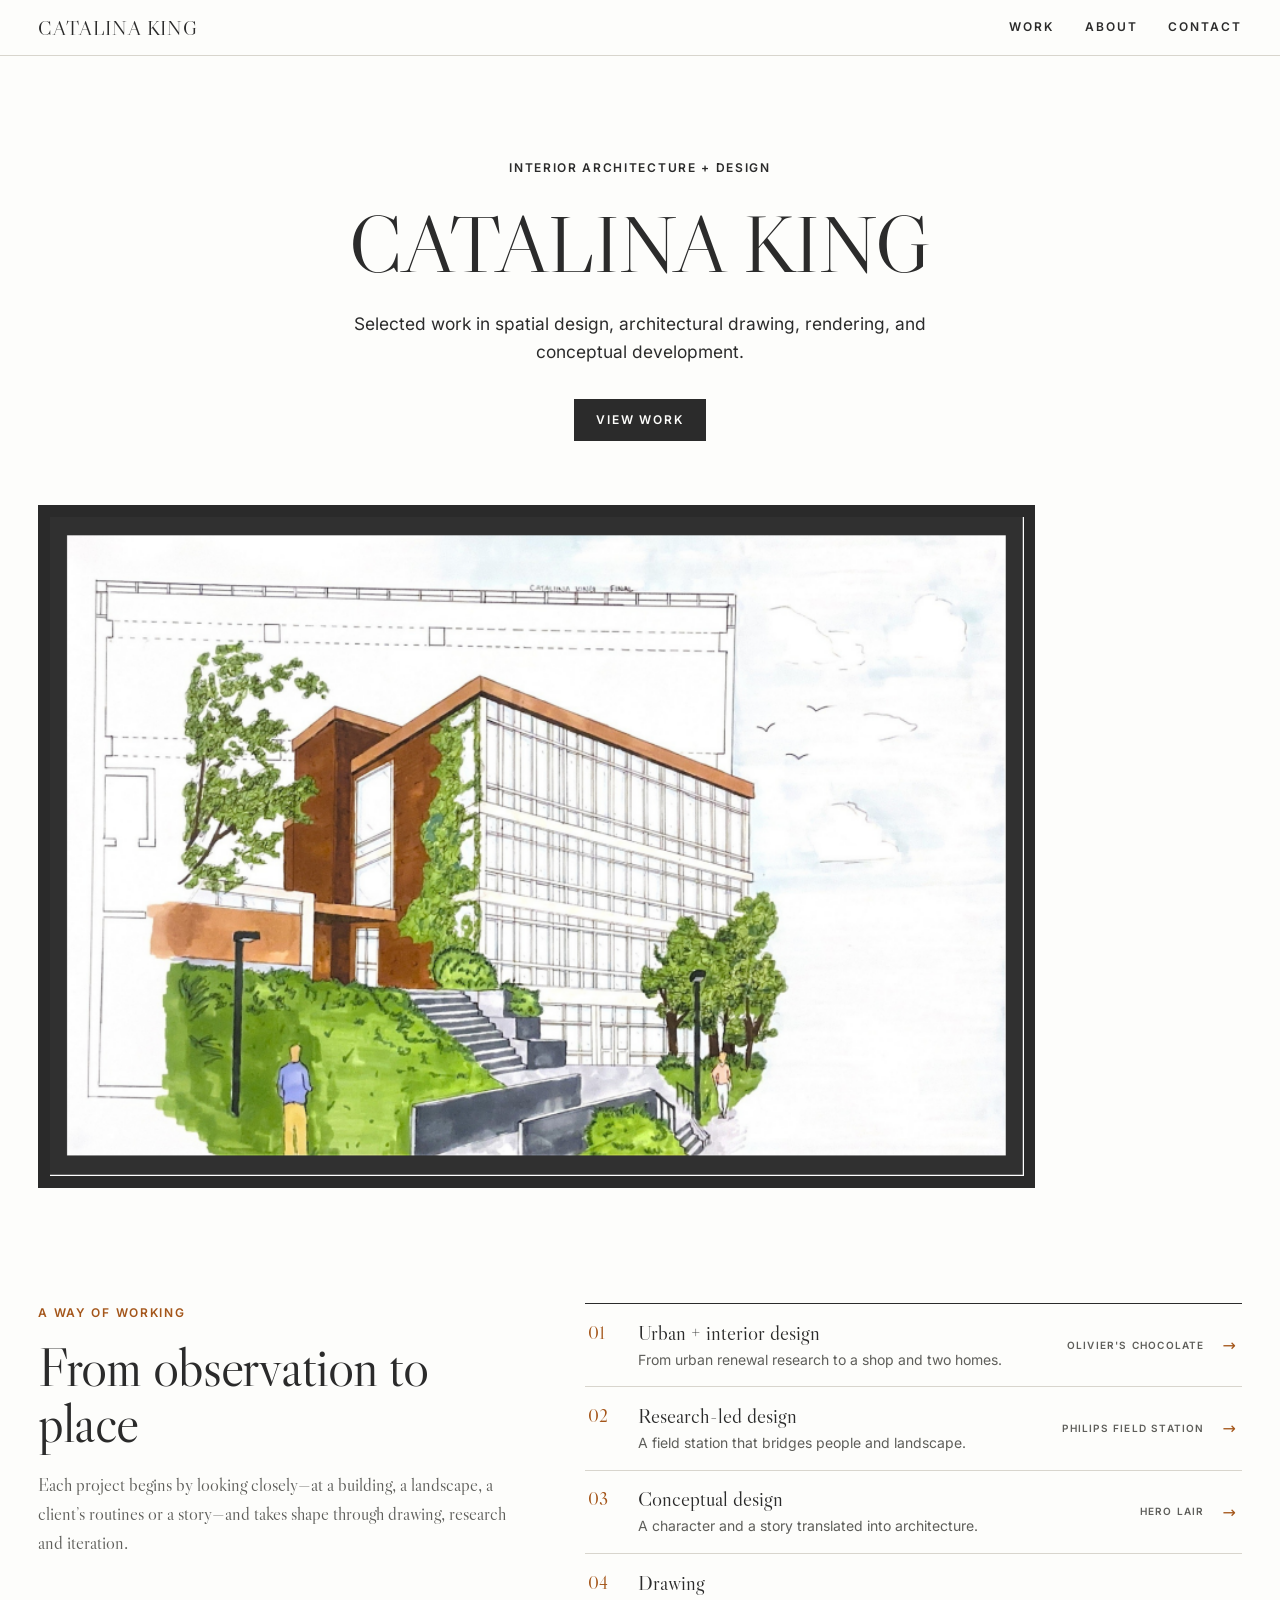
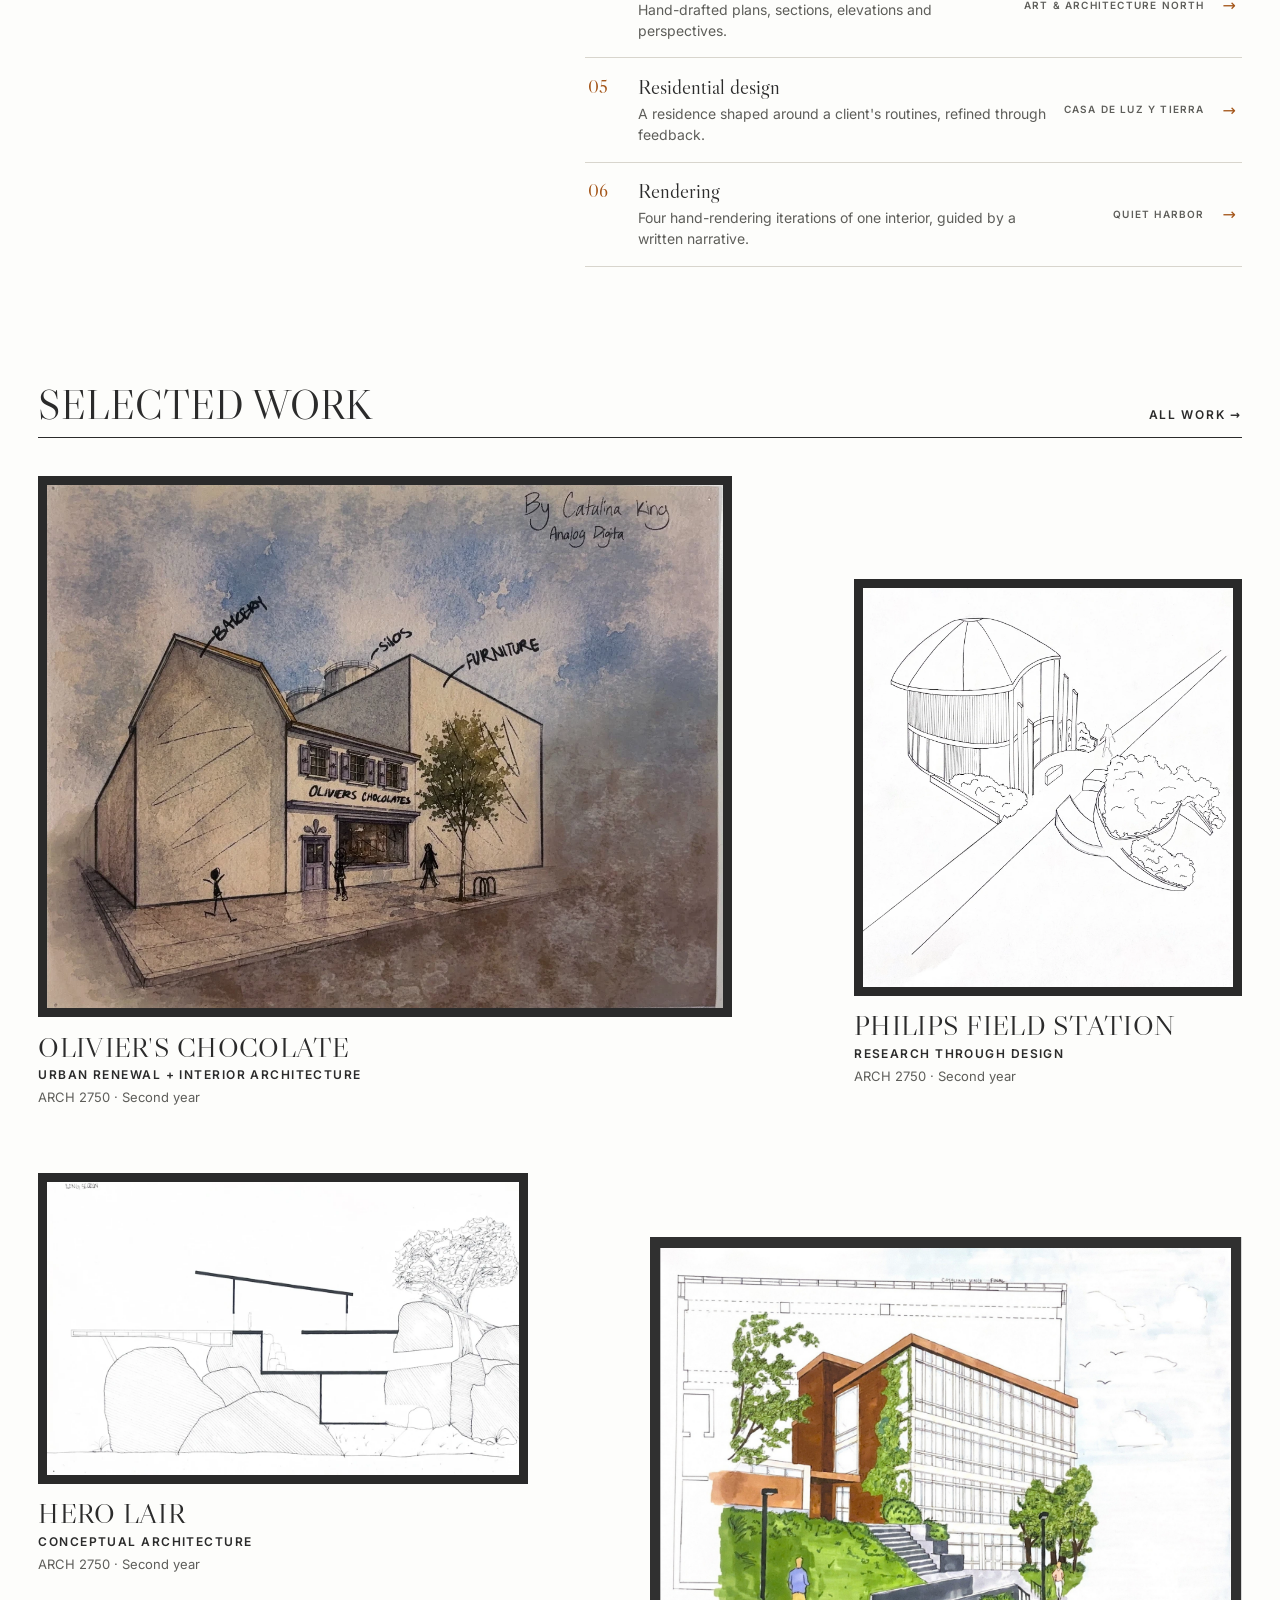
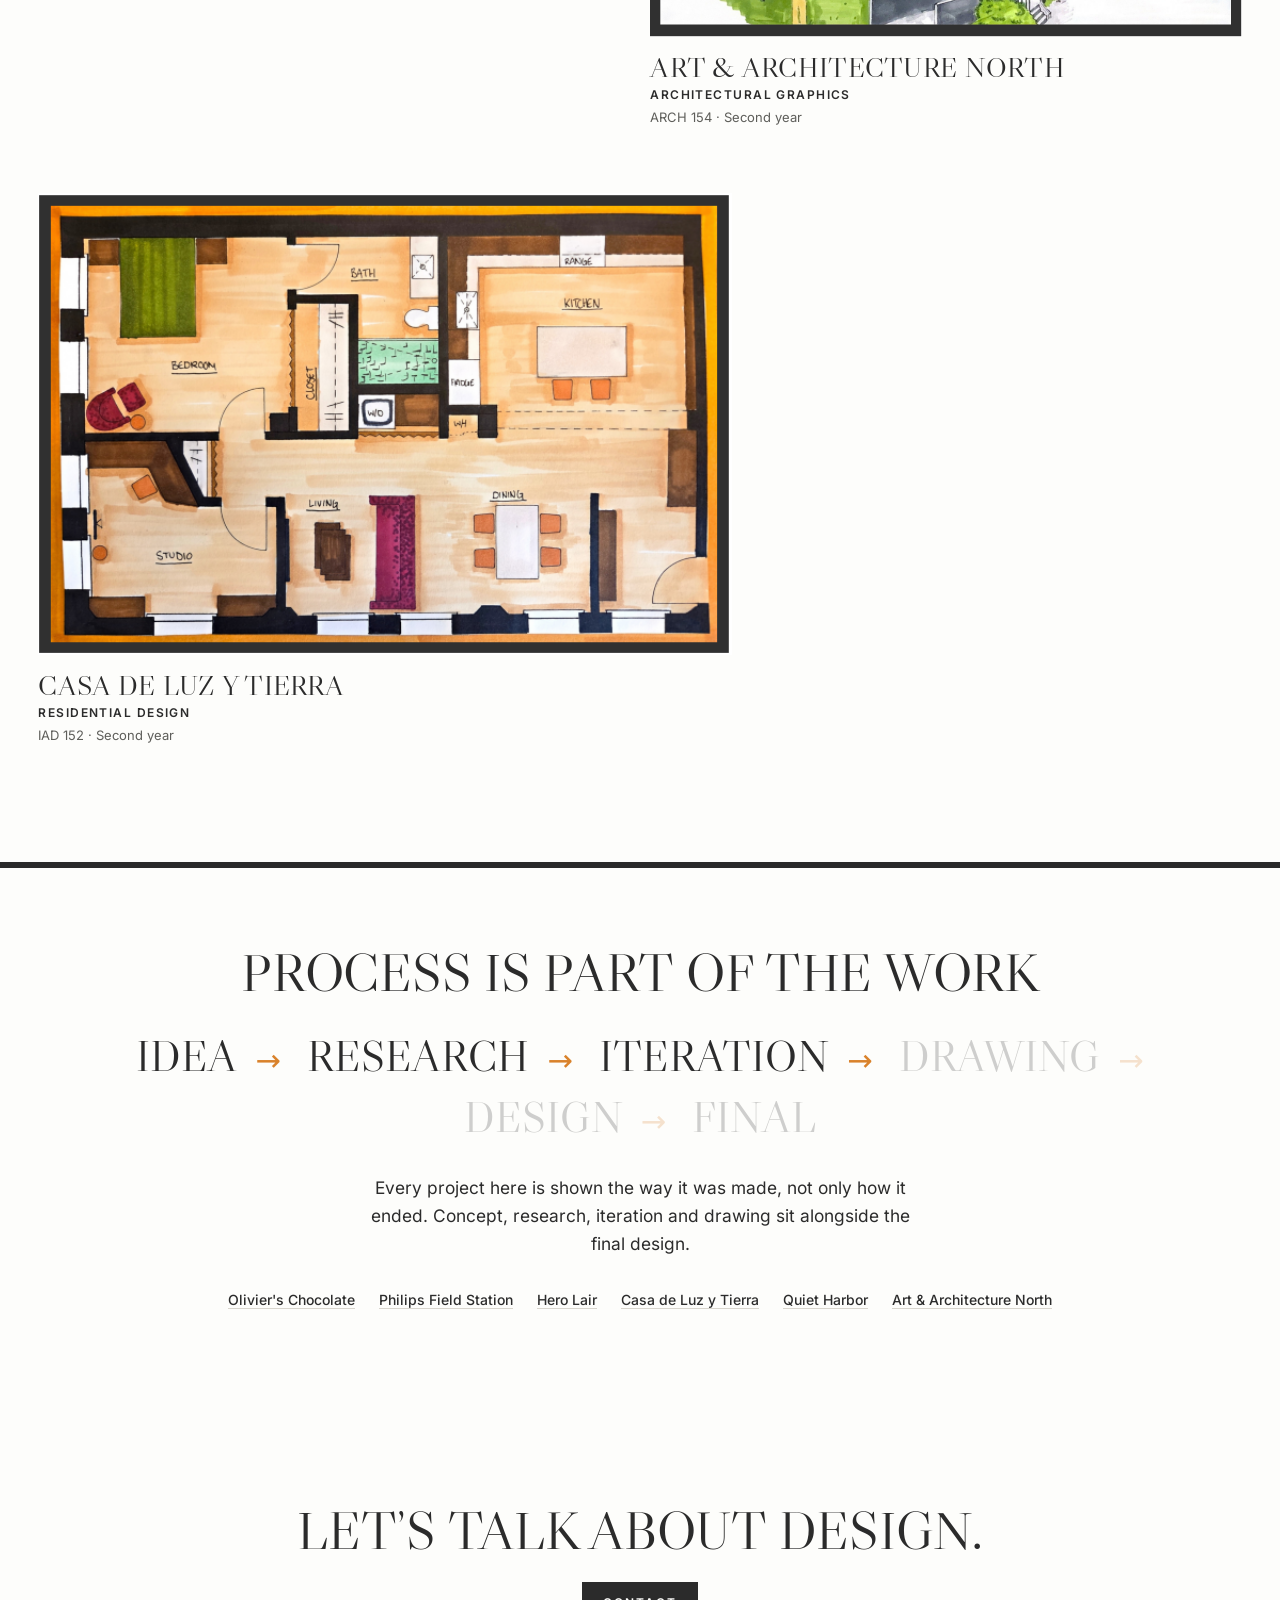
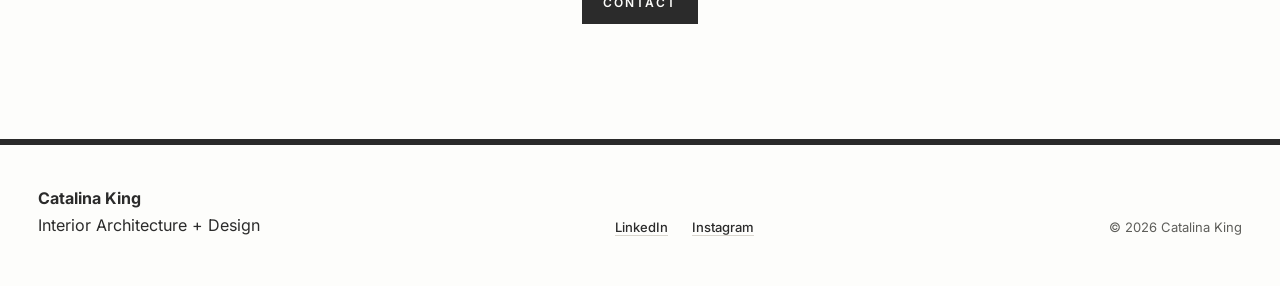
<file: site/index.html>
<!doctype html>
<html lang="en">
<head>
<meta charset="utf-8">
<meta name="viewport" content="width=device-width, initial-scale=1">
<title>Catalina King</title>
<meta name="description" content="Portfolio of Catalina King, interior architecture and design student at the University of Idaho: architectural drawing, hand rendering, residential planning, conceptual design and urban renewal.">
<meta name="theme-color" content="#fdfdfb">
<meta property="og:type" content="website"><meta property="og:title" content="Catalina King"><meta property="og:description" content="Portfolio of Catalina King, interior architecture and design student at the University of Idaho: architectural drawing, hand rendering, residential planning, conceptual design and urban renewal."><meta property="og:site_name" content="Catalina King">
<link rel="preload" href="static/fonts/libre-caslon-display.woff2" as="font" type="font/woff2" crossorigin>
<link rel="stylesheet" href="static/css/styles.css">
<script>document.documentElement.classList.add("js")</script>
<script type="application/ld+json">{"@context": "https://schema.org", "@type": "Person", "name": "Catalina King", "description": "Portfolio of Catalina King, interior architecture and design student at the University of Idaho: architectural drawing, hand rendering, residential planning, conceptual design and urban renewal.", "affiliation": {"@type": "CollegeOrUniversity", "name": "University of Idaho"}, "sameAs": ["https://www.linkedin.com/in/catalina-king-6a2a16328/", "https://www.instagram.com/catalina.king05/"]}</script>
</head>
<body>
<a class="skip" href="#main">Skip to content</a>
<div class="progress" aria-hidden="true"><span></span></div>
<header class="site-header">
  <div class="site-header__inner">
    <a class="wordmark" href="index.html" aria-label="Catalina King — home">Catalina King</a>
    <nav aria-label="Primary"><a href="work/">Work</a><a href="about/">About</a><a href="contact/">Contact</a></nav>
  </div>
</header>
<main id="main">
<section class="wrap intro">
  <p class="eyebrow">Interior Architecture + Design</p>
  <h1 class="title">Catalina King</h1>
  <p class="lead">Selected work in spatial design, architectural drawing, rendering, and conceptual development.</p>
  <a class="button" href="work/">View work</a>
</section>
<div class="wrap"><figure class="fig fig--full fig--framed" style="--nat:802px;--r:1.4770"><a class="fig__link" href="assets/images/art-and-architecture-north/hero.png" data-lightbox data-caption="Final composite draft: marker-rendered perspective of the Art &amp; Architecture Building North over a drafted elevation" aria-label="View larger: Final composite draft: marker-rendered perspective of the Art &amp; Architecture Building North over a drafted elevation"><img src="assets/images/art-and-architecture-north/hero.png" alt="Final composite draft: marker-rendered perspective of the Art &amp; Architecture Building North over a drafted elevation" srcset="assets/images/art-and-architecture-north/hero-640.webp 640w, assets/images/art-and-architecture-north/hero.png 802w" sizes="(min-width: 1700px) 1600px, 100vw" width="802" height="543" fetchpriority="high" decoding="async"></a></figure></div>
<section class="wrap section practice" aria-labelledby="shows">
  <div class="practice__intro">
    <p class="eyebrow practice__eyebrow">A way of working</p>
    <h2 id="shows" class="h2 practice__heading">From observation to place</h2>
    <p class="practice__lead">Each project begins by looking closely—at a building, a landscape, a client’s routines or a story—and takes shape through drawing, research and iteration.</p>
  </div>
  <ol class="practice__list"><li data-reveal><a class="practice__link" href="projects/legacy-crossing/"><span class="practice__number" aria-hidden="true">01</span><span class="practice__copy"><span class="practice__discipline">Urban + interior design</span><span class="practice__text">From urban renewal research to a shop and two homes.</span></span><span class="practice__project">Olivier&#x27;s Chocolate</span><span class="practice__arrow" aria-hidden="true">&rarr;</span></a></li><li data-reveal><a class="practice__link" href="projects/philips-field-station/"><span class="practice__number" aria-hidden="true">02</span><span class="practice__copy"><span class="practice__discipline">Research-led design</span><span class="practice__text">A field station that bridges people and landscape.</span></span><span class="practice__project">Philips Field Station</span><span class="practice__arrow" aria-hidden="true">&rarr;</span></a></li><li data-reveal><a class="practice__link" href="projects/hero-lair/"><span class="practice__number" aria-hidden="true">03</span><span class="practice__copy"><span class="practice__discipline">Conceptual design</span><span class="practice__text">A character and a story translated into architecture.</span></span><span class="practice__project">Hero Lair</span><span class="practice__arrow" aria-hidden="true">&rarr;</span></a></li><li data-reveal><a class="practice__link" href="projects/art-and-architecture-north/"><span class="practice__number" aria-hidden="true">04</span><span class="practice__copy"><span class="practice__discipline">Drawing</span><span class="practice__text">Hand-drafted plans, sections, elevations and perspectives.</span></span><span class="practice__project">Art &amp; Architecture North</span><span class="practice__arrow" aria-hidden="true">&rarr;</span></a></li><li data-reveal><a class="practice__link" href="projects/casa-de-luz-y-tierra/"><span class="practice__number" aria-hidden="true">05</span><span class="practice__copy"><span class="practice__discipline">Residential design</span><span class="practice__text">A residence shaped around a client&#x27;s routines, refined through feedback.</span></span><span class="practice__project">Casa de Luz y Tierra</span><span class="practice__arrow" aria-hidden="true">&rarr;</span></a></li><li data-reveal><a class="practice__link" href="projects/quiet-harbor/"><span class="practice__number" aria-hidden="true">06</span><span class="practice__copy"><span class="practice__discipline">Rendering</span><span class="practice__text">Four hand-rendering iterations of one interior, guided by a written narrative.</span></span><span class="practice__project">Quiet Harbor</span><span class="practice__arrow" aria-hidden="true">&rarr;</span></a></li></ol>
</section>
<section class="wrap section" aria-labelledby="selected">
  <div class="section__head"><h2 id="selected" class="h2">Selected work</h2><a class="more" href="work/">All work &rarr;</a></div>
  <div class="work-grid"><a class="card" href="projects/legacy-crossing/" data-reveal>
  <div class="card__frame"><div class="card__media card__media--framed" style="aspect-ratio:1.2810"><img src="assets/images/legacy-crossing/hero.jpg" alt="" srcset="assets/images/legacy-crossing/hero-640.webp 640w, assets/images/legacy-crossing/hero-1280.webp 1280w, assets/images/legacy-crossing/hero-1920.webp 1920w, assets/images/legacy-crossing/hero.jpg 3200w" sizes="(min-width: 800px) 60vw, 100vw" width="3200" height="2498" loading="lazy" decoding="async"></div><span class="card__hover" aria-hidden="true">Amy Rakich · 6th and Jackson Street, Moscow, Idaho</span></div>
  <div class="card__meta">
    <h3 class="card__title">Olivier&#x27;s Chocolate</h3>
    <p class="card__cat">Urban Renewal + Interior Architecture</p>
    <p class="card__small">ARCH 2750 · Second year</p>
  </div>
</a><a class="card" href="projects/philips-field-station/" data-reveal>
  <div class="card__frame"><div class="card__media card__media--framed" style="aspect-ratio:0.9282"><img src="assets/images/philips-field-station/hero.jpg" alt="" srcset="assets/images/philips-field-station/hero-640.webp 640w, assets/images/philips-field-station/hero-1280.webp 1280w, assets/images/philips-field-station/hero-1920.webp 1920w, assets/images/philips-field-station/hero.jpg 2029w" sizes="(min-width: 800px) 60vw, 100vw" width="2029" height="2186" loading="lazy" decoding="async"></div><span class="card__hover" aria-hidden="true">Amy Rakich · Philips Farm</span></div>
  <div class="card__meta">
    <h3 class="card__title">Philips Field Station</h3>
    <p class="card__cat">Research Through Design</p>
    <p class="card__small">ARCH 2750 · Second year</p>
  </div>
</a><a class="card" href="projects/hero-lair/" data-reveal>
  <div class="card__frame"><div class="card__media card__media--framed" style="aspect-ratio:1.5724"><img src="assets/images/hero-lair/hero.jpg" alt="" srcset="assets/images/hero-lair/hero-640.webp 640w, assets/images/hero-lair/hero-1280.webp 1280w, assets/images/hero-lair/hero-1920.webp 1920w, assets/images/hero-lair/hero.jpg 3148w" sizes="(min-width: 800px) 60vw, 100vw" width="3148" height="2002" loading="lazy" decoding="async"></div><span class="card__hover" aria-hidden="true">Amy Rakich · Moru Kopjes, Serengeti</span></div>
  <div class="card__meta">
    <h3 class="card__title">Hero Lair</h3>
    <p class="card__cat">Conceptual Architecture</p>
    <p class="card__small">ARCH 2750 · Second year</p>
  </div>
</a><a class="card" href="projects/art-and-architecture-north/" data-reveal>
  <div class="card__frame"><div class="card__media" style="aspect-ratio:1.4770"><img src="assets/images/art-and-architecture-north/hero.png" alt="" srcset="assets/images/art-and-architecture-north/hero-640.webp 640w, assets/images/art-and-architecture-north/hero.png 802w" sizes="(min-width: 800px) 60vw, 100vw" width="802" height="543" loading="lazy" decoding="async"></div><span class="card__hover" aria-hidden="true">Matthew Brehm</span></div>
  <div class="card__meta">
    <h3 class="card__title">Art &amp; Architecture North</h3>
    <p class="card__cat">Architectural Graphics</p>
    <p class="card__small">ARCH 154 · Second year</p>
  </div>
</a><a class="card" href="projects/casa-de-luz-y-tierra/" data-reveal>
  <div class="card__frame"><div class="card__media" style="aspect-ratio:1.4977"><img src="assets/images/casa-de-luz-y-tierra/hero.png" alt="" srcset="assets/images/casa-de-luz-y-tierra/hero-640.webp 640w, assets/images/casa-de-luz-y-tierra/hero.png 650w" sizes="(min-width: 800px) 60vw, 100vw" width="650" height="434" loading="lazy" decoding="async"></div><span class="card__hover" aria-hidden="true">Ann-Jeannette Seymour</span></div>
  <div class="card__meta">
    <h3 class="card__title">Casa de Luz y Tierra</h3>
    <p class="card__cat">Residential Design</p>
    <p class="card__small">IAD 152 · Second year</p>
  </div>
</a></div>
</section>
<section class="band" aria-labelledby="process">
  <div class="wrap band__inner">
    <h2 id="process" class="title title--md">Process is part of the work</h2>
    <ol class="flow" data-flow aria-label="Design process"><li>Idea</li><li>Research</li><li>Iteration</li><li>Drawing</li><li>Design</li><li>Final</li></ol>
    <p class="lead">Every project here is shown the way it was made, not only how it ended. Concept, research, iteration and drawing sit alongside the final design.</p>
    <ul class="inline-list"><li><a href="projects/legacy-crossing/">Olivier&#x27;s Chocolate</a></li><li><a href="projects/philips-field-station/">Philips Field Station</a></li><li><a href="projects/hero-lair/">Hero Lair</a></li><li><a href="projects/casa-de-luz-y-tierra/">Casa de Luz y Tierra</a></li><li><a href="projects/quiet-harbor/">Quiet Harbor</a></li><li><a href="projects/art-and-architecture-north/">Art &amp; Architecture North</a></li></ul>
  </div>
</section>
<section class="wrap section cta" aria-labelledby="cta">
  <h2 id="cta" class="title title--md">Let&rsquo;s talk about design.</h2>
  <a class="button" href="contact/">Contact</a>
</section>
</main>
<footer class="site-footer">
  <div class="wrap site-footer__inner">
    <p><strong>Catalina King</strong><br>Interior Architecture + Design</p>
    <ul class="inline-list"><li><a href="https://www.linkedin.com/in/catalina-king-6a2a16328/" rel="noopener" target="_blank">LinkedIn</a></li><li><a href="https://www.instagram.com/catalina.king05/" rel="noopener" target="_blank">Instagram</a></li></ul>
    <p class="small">&copy; 2026 Catalina King</p>
  </div>
</footer>
<script src="static/js/main.js" defer></script>
</body>
</html>
</file>
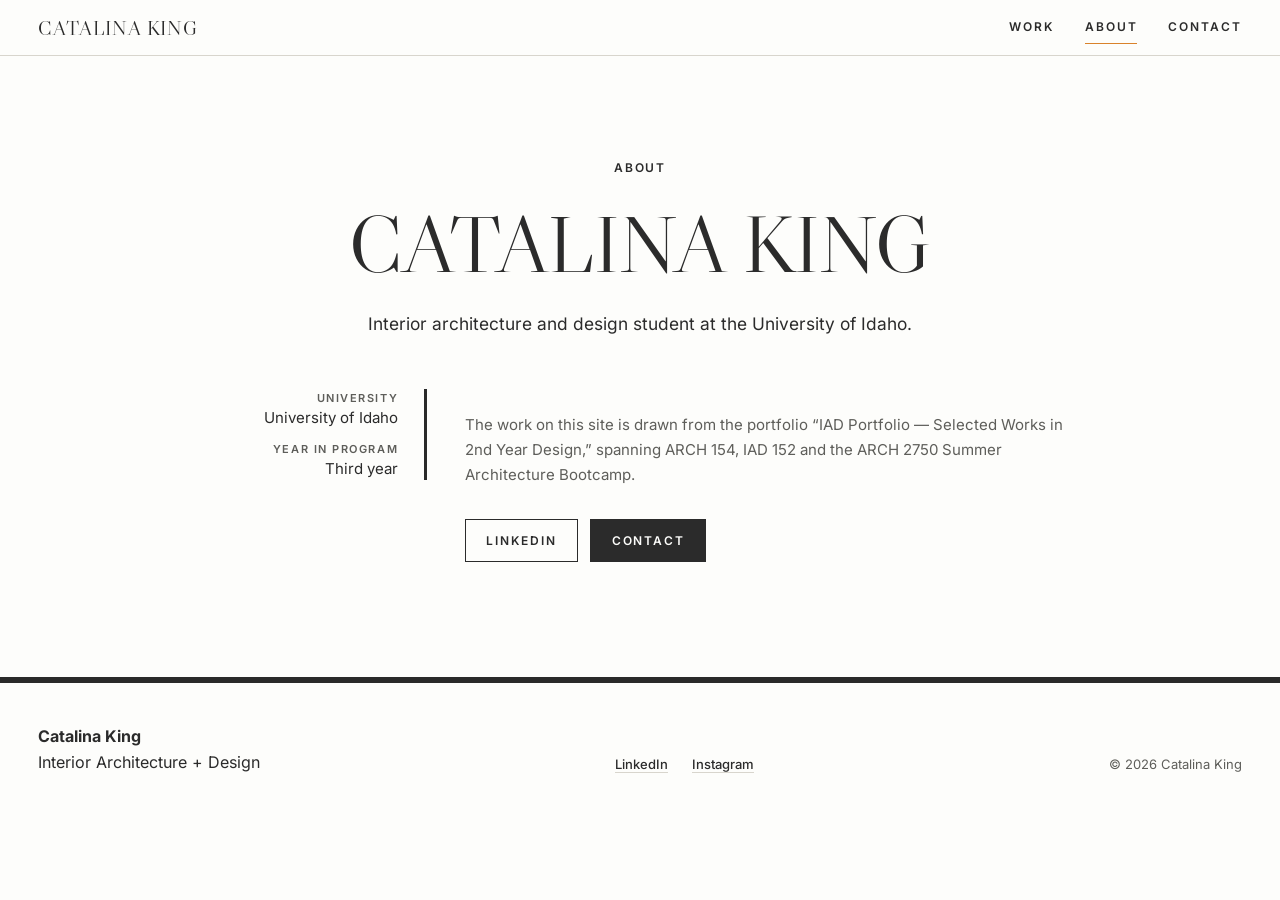
<file: site/about/index.html>
<!doctype html>
<html lang="en">
<head>
<meta charset="utf-8">
<meta name="viewport" content="width=device-width, initial-scale=1">
<title>About — Catalina King</title>
<meta name="description" content="About Catalina King, interior architecture and design student at the University of Idaho.">
<meta name="theme-color" content="#fdfdfb">
<meta property="og:type" content="website"><meta property="og:title" content="About — Catalina King"><meta property="og:description" content="About Catalina King, interior architecture and design student at the University of Idaho."><meta property="og:site_name" content="Catalina King">
<link rel="preload" href="../static/fonts/libre-caslon-display.woff2" as="font" type="font/woff2" crossorigin>
<link rel="stylesheet" href="../static/css/styles.css">
<script>document.documentElement.classList.add("js")</script>
<script type="application/ld+json">{"@context": "https://schema.org", "@type": "Person", "name": "Catalina King", "description": "Portfolio of Catalina King, interior architecture and design student at the University of Idaho: architectural drawing, hand rendering, residential planning, conceptual design and urban renewal.", "affiliation": {"@type": "CollegeOrUniversity", "name": "University of Idaho"}, "sameAs": ["https://www.linkedin.com/in/catalina-king-6a2a16328/", "https://www.instagram.com/catalina.king05/"]}</script>
</head>
<body>
<a class="skip" href="#main">Skip to content</a>
<div class="progress" aria-hidden="true"><span></span></div>
<header class="site-header">
  <div class="site-header__inner">
    <a class="wordmark" href="../index.html" aria-label="Catalina King — home">Catalina King</a>
    <nav aria-label="Primary"><a href="../work/">Work</a><a href="../about/" aria-current="page">About</a><a href="../contact/">Contact</a></nav>
  </div>
</header>
<main id="main">
<section class="wrap page-head">
  <p class="eyebrow">About</p>
  <h1 class="title">Catalina King</h1>
  <p class="lead">Interior architecture and design student at the University of Idaho.</p>
</section>
<section class="wrap about">
  <dl class="facts facts--meta"><div><dt>University</dt><dd>University of Idaho</dd></div><div><dt>Year in program</dt><dd>Third year</dd></div></dl>
  <div class="about__main"><p class="prose-note">The work on this site is drawn from the portfolio “IAD Portfolio — Selected Works in 2nd Year Design,” spanning ARCH 154, IAD 152 and the ARCH 2750 Summer Architecture Bootcamp.</p><div class="actions"><a class="button button--ghost" href="https://www.linkedin.com/in/catalina-king-6a2a16328/" rel="noopener" target="_blank">LinkedIn</a><a class="button" href="../contact/">Contact</a></div></div>
</section>
</main>
<footer class="site-footer">
  <div class="wrap site-footer__inner">
    <p><strong>Catalina King</strong><br>Interior Architecture + Design</p>
    <ul class="inline-list"><li><a href="https://www.linkedin.com/in/catalina-king-6a2a16328/" rel="noopener" target="_blank">LinkedIn</a></li><li><a href="https://www.instagram.com/catalina.king05/" rel="noopener" target="_blank">Instagram</a></li></ul>
    <p class="small">&copy; 2026 Catalina King</p>
  </div>
</footer>
<script src="../static/js/main.js" defer></script>
</body>
</html>
</file>
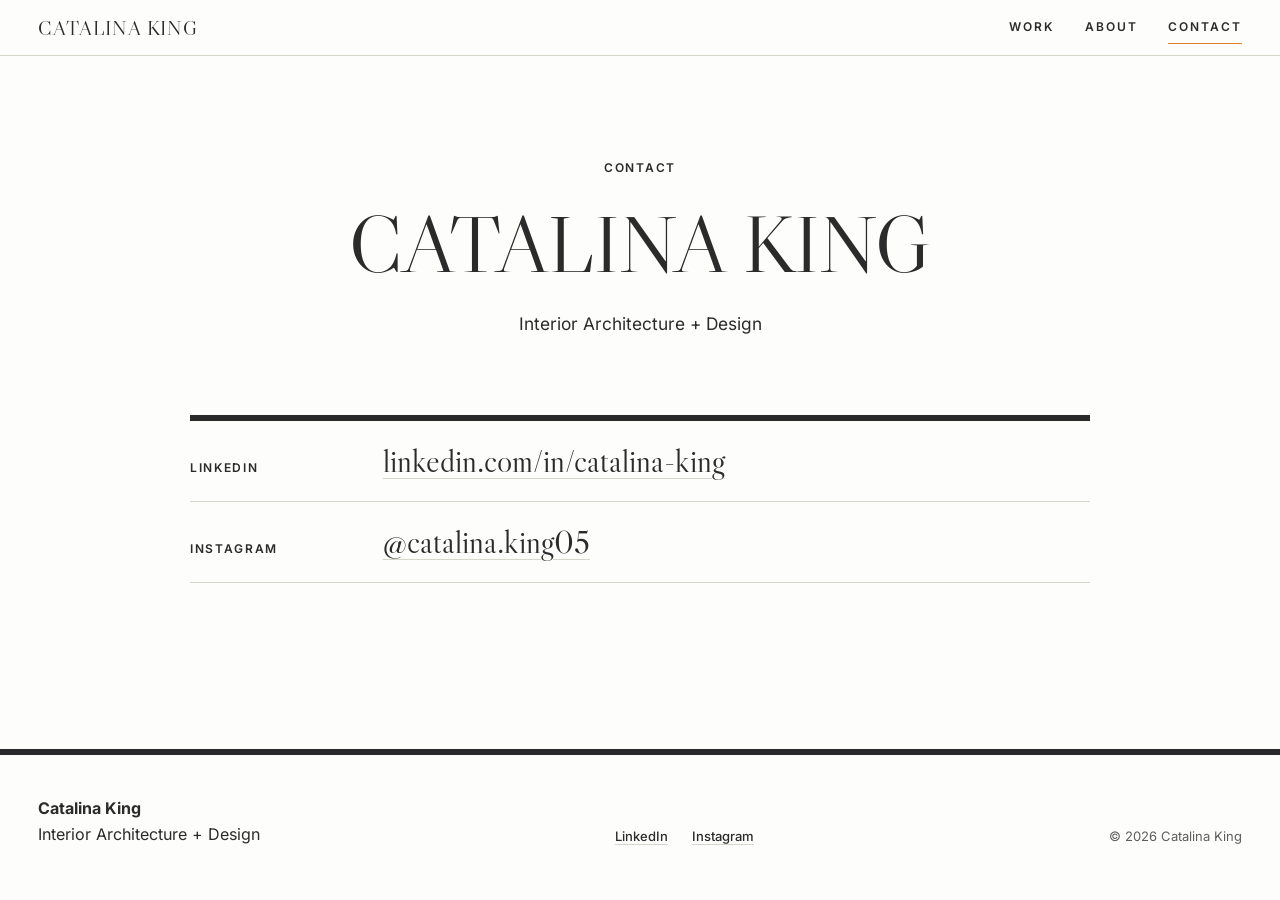
<file: site/contact/index.html>
<!doctype html>
<html lang="en">
<head>
<meta charset="utf-8">
<meta name="viewport" content="width=device-width, initial-scale=1">
<title>Contact — Catalina King</title>
<meta name="description" content="Contact Catalina King — interior architecture and design.">
<meta name="theme-color" content="#fdfdfb">
<meta property="og:type" content="website"><meta property="og:title" content="Contact — Catalina King"><meta property="og:description" content="Contact Catalina King — interior architecture and design."><meta property="og:site_name" content="Catalina King">
<link rel="preload" href="../static/fonts/libre-caslon-display.woff2" as="font" type="font/woff2" crossorigin>
<link rel="stylesheet" href="../static/css/styles.css">
<script>document.documentElement.classList.add("js")</script>

</head>
<body>
<a class="skip" href="#main">Skip to content</a>
<div class="progress" aria-hidden="true"><span></span></div>
<header class="site-header">
  <div class="site-header__inner">
    <a class="wordmark" href="../index.html" aria-label="Catalina King — home">Catalina King</a>
    <nav aria-label="Primary"><a href="../work/">Work</a><a href="../about/">About</a><a href="../contact/" aria-current="page">Contact</a></nav>
  </div>
</header>
<main id="main">
<section class="wrap page-head contact">
  <p class="eyebrow">Contact</p>
  <h1 class="title">Catalina King</h1>
  <p class="lead">Interior Architecture + Design</p>
  <dl class="contact__list"><div><dt>LinkedIn</dt><dd><a href="https://www.linkedin.com/in/catalina-king-6a2a16328/" rel="noopener" target="_blank">linkedin.com/in/catalina-king</a></dd></div><div><dt>Instagram</dt><dd><a href="https://www.instagram.com/catalina.king05/" rel="noopener" target="_blank">@catalina.king05</a></dd></div></dl>
</section>
</main>
<footer class="site-footer">
  <div class="wrap site-footer__inner">
    <p><strong>Catalina King</strong><br>Interior Architecture + Design</p>
    <ul class="inline-list"><li><a href="https://www.linkedin.com/in/catalina-king-6a2a16328/" rel="noopener" target="_blank">LinkedIn</a></li><li><a href="https://www.instagram.com/catalina.king05/" rel="noopener" target="_blank">Instagram</a></li></ul>
    <p class="small">&copy; 2026 Catalina King</p>
  </div>
</footer>
<script src="../static/js/main.js" defer></script>
</body>
</html>
</file>
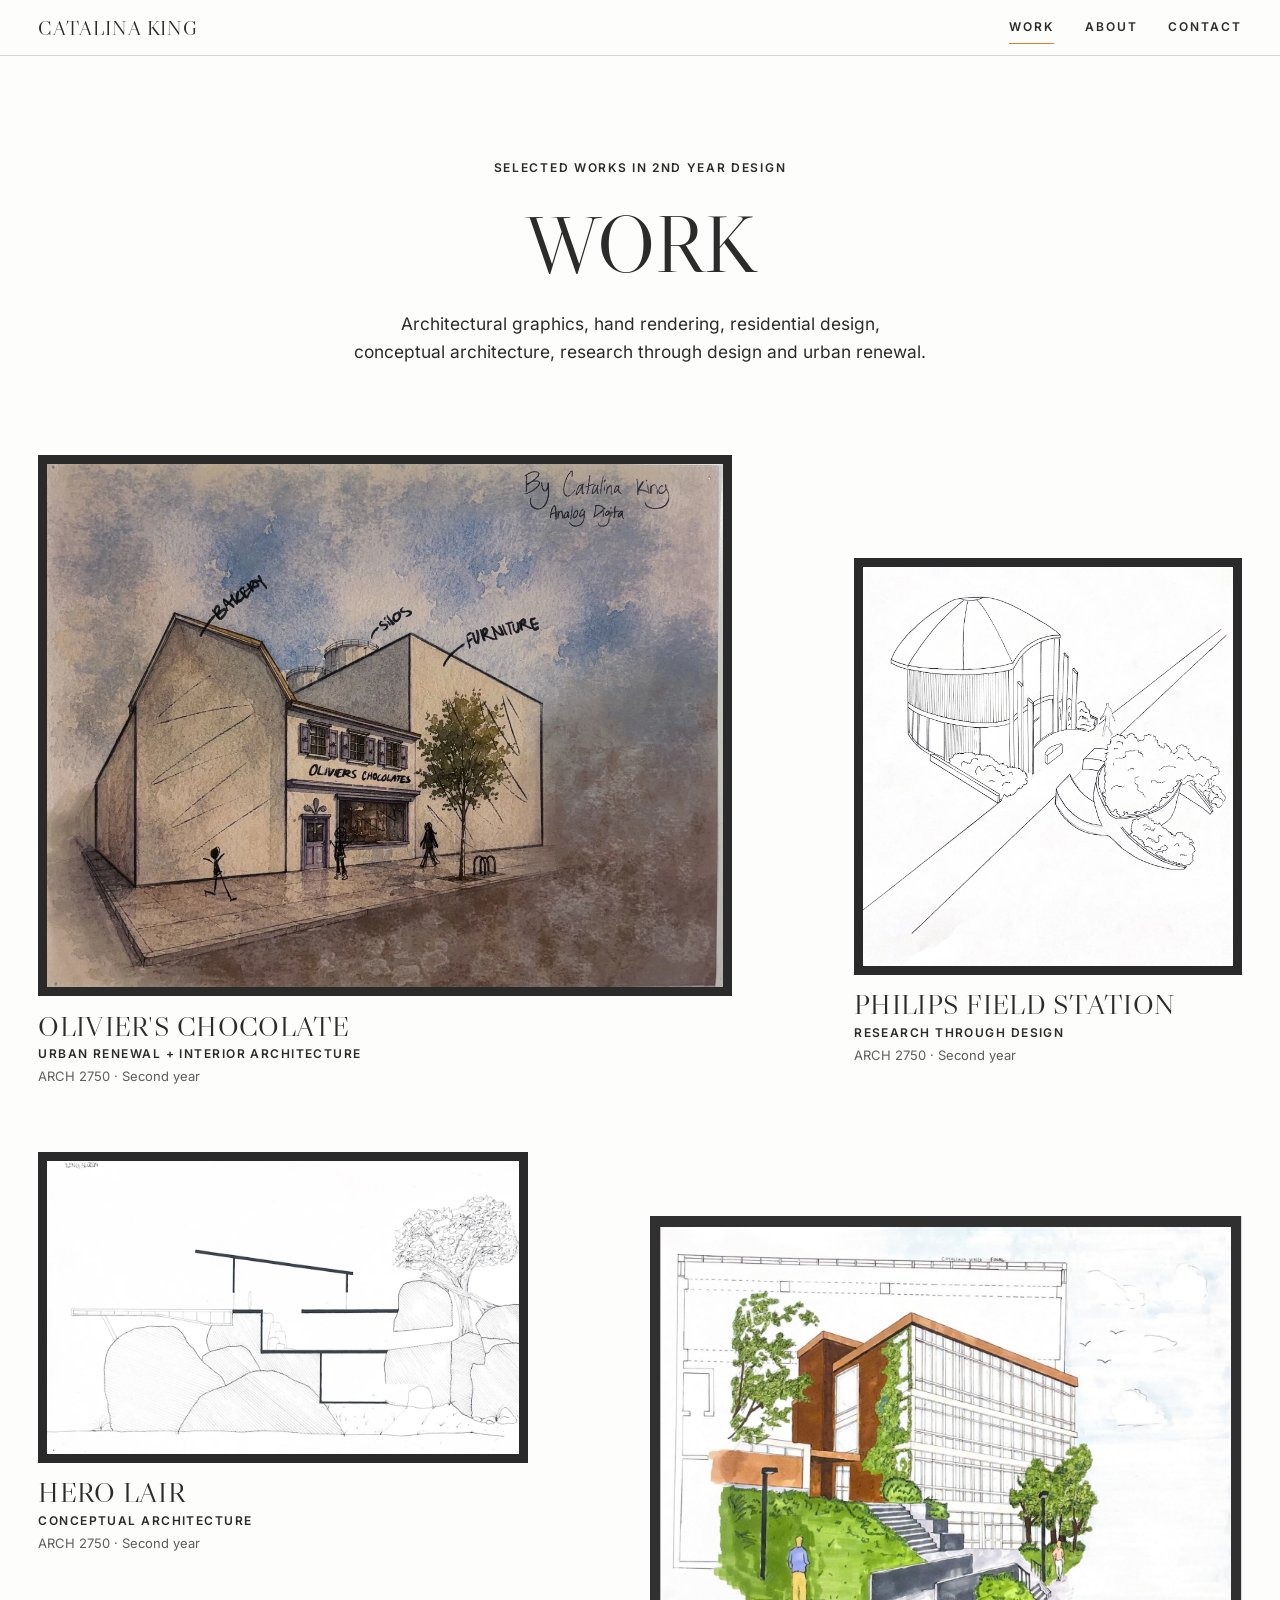
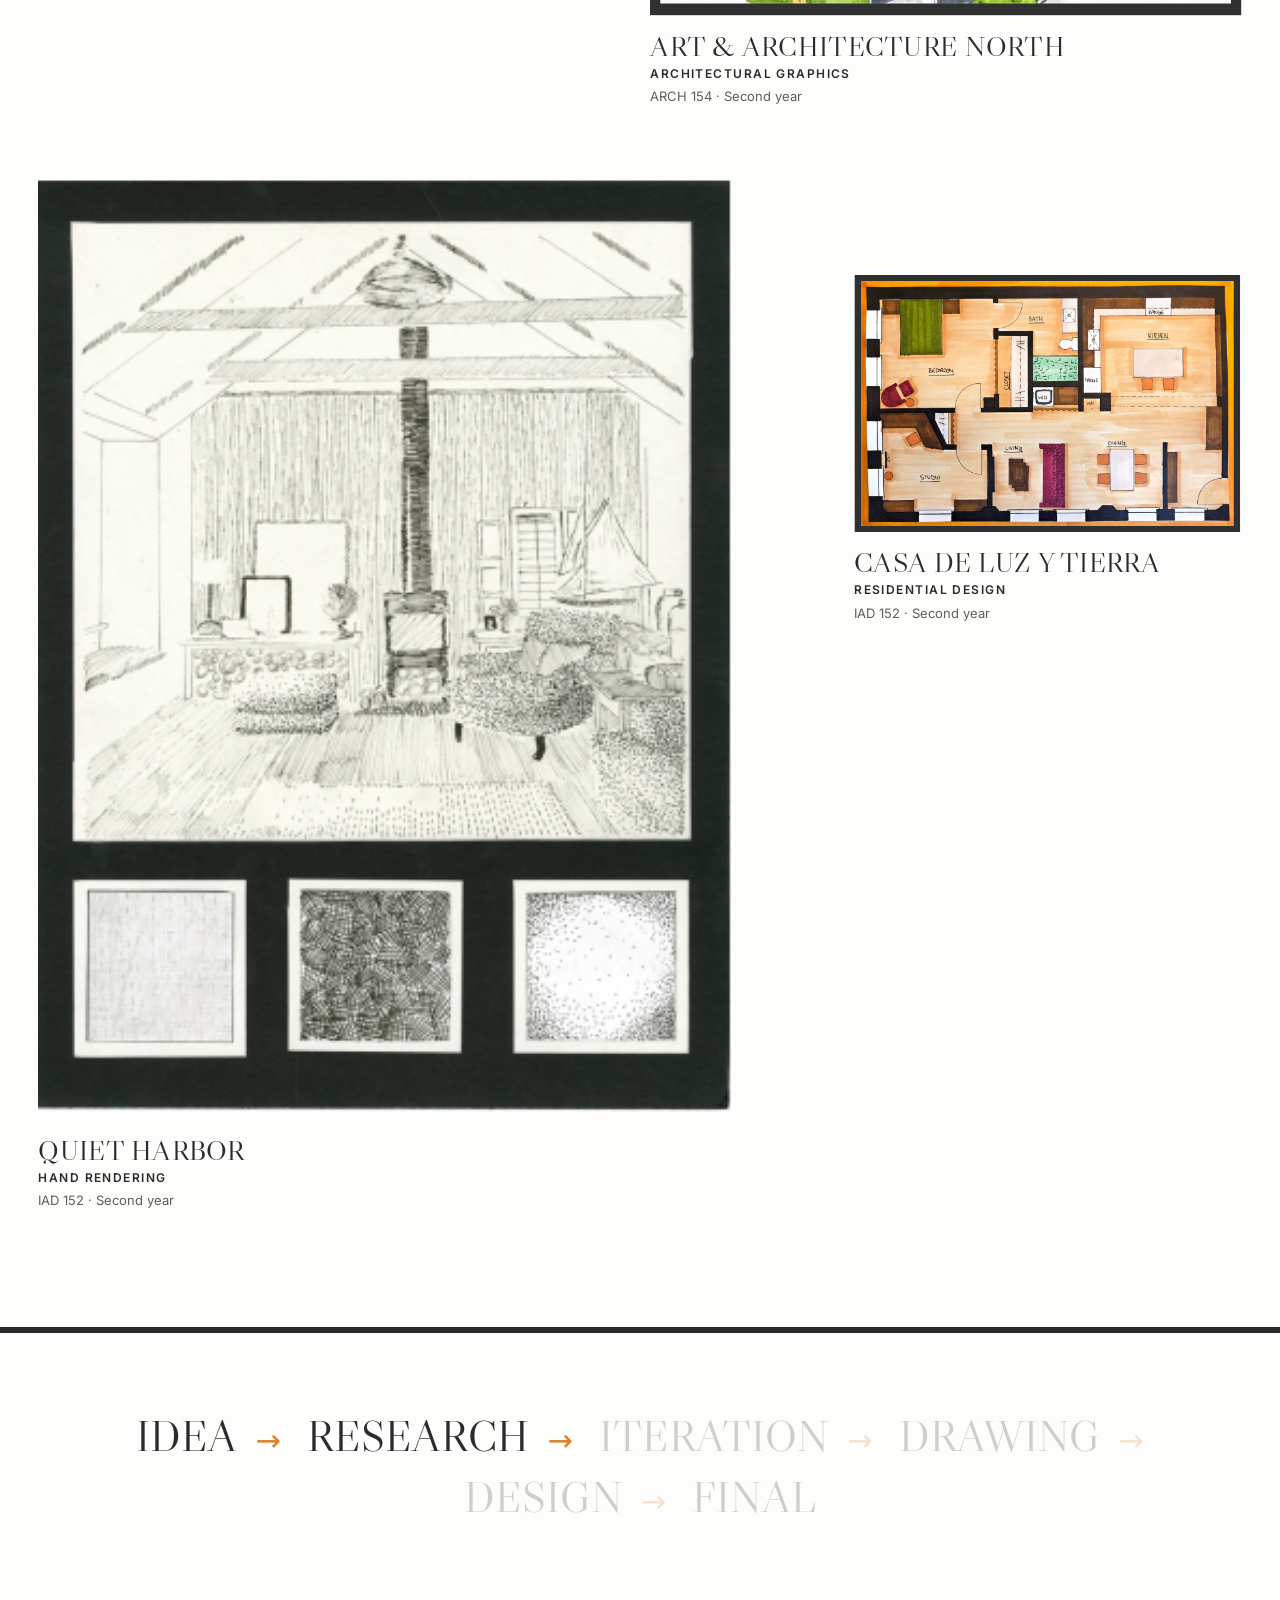
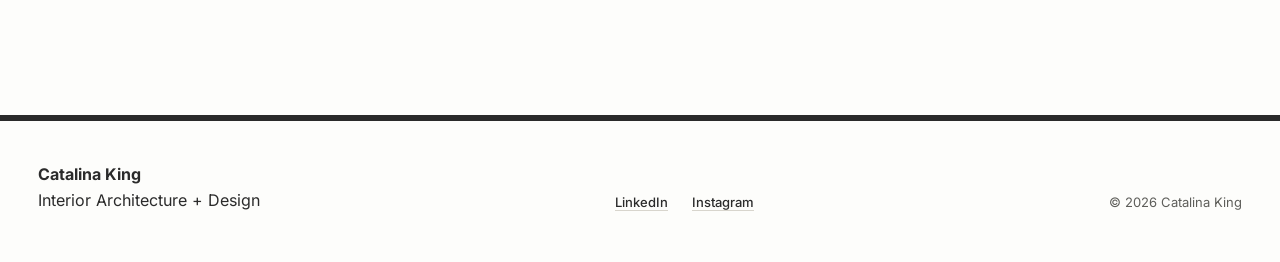
<file: site/work/index.html>
<!doctype html>
<html lang="en">
<head>
<meta charset="utf-8">
<meta name="viewport" content="width=device-width, initial-scale=1">
<title>Work — Catalina King</title>
<meta name="description" content="Selected projects by Catalina King: architectural graphics, hand rendering, residential design, conceptual architecture, research through design and urban renewal.">
<meta name="theme-color" content="#fdfdfb">
<meta property="og:type" content="website"><meta property="og:title" content="Work — Catalina King"><meta property="og:description" content="Selected projects by Catalina King: architectural graphics, hand rendering, residential design, conceptual architecture, research through design and urban renewal."><meta property="og:site_name" content="Catalina King">
<link rel="preload" href="../static/fonts/libre-caslon-display.woff2" as="font" type="font/woff2" crossorigin>
<link rel="stylesheet" href="../static/css/styles.css">
<script>document.documentElement.classList.add("js")</script>

</head>
<body>
<a class="skip" href="#main">Skip to content</a>
<div class="progress" aria-hidden="true"><span></span></div>
<header class="site-header">
  <div class="site-header__inner">
    <a class="wordmark" href="../index.html" aria-label="Catalina King — home">Catalina King</a>
    <nav aria-label="Primary"><a href="../work/" aria-current="page">Work</a><a href="../about/">About</a><a href="../contact/">Contact</a></nav>
  </div>
</header>
<main id="main">
<section class="wrap page-head">
  <p class="eyebrow">Selected works in 2nd year design</p>
  <h1 class="title">Work</h1>
  <p class="lead">Architectural graphics, hand rendering, residential design, conceptual architecture, research through design and urban renewal.</p>
</section>
<section class="wrap" aria-label="Projects"><div class="work-grid"><a class="card" href="../projects/legacy-crossing/" data-reveal>
  <div class="card__frame"><div class="card__media card__media--framed" style="aspect-ratio:1.2810"><img src="../assets/images/legacy-crossing/hero.jpg" alt="" srcset="../assets/images/legacy-crossing/hero-640.webp 640w, ../assets/images/legacy-crossing/hero-1280.webp 1280w, ../assets/images/legacy-crossing/hero-1920.webp 1920w, ../assets/images/legacy-crossing/hero.jpg 3200w" sizes="(min-width: 800px) 60vw, 100vw" width="3200" height="2498" loading="lazy" decoding="async"></div><span class="card__hover" aria-hidden="true">Amy Rakich · 6th and Jackson Street, Moscow, Idaho</span></div>
  <div class="card__meta">
    <h3 class="card__title">Olivier&#x27;s Chocolate</h3>
    <p class="card__cat">Urban Renewal + Interior Architecture</p>
    <p class="card__small">ARCH 2750 · Second year</p>
  </div>
</a><a class="card" href="../projects/philips-field-station/" data-reveal>
  <div class="card__frame"><div class="card__media card__media--framed" style="aspect-ratio:0.9282"><img src="../assets/images/philips-field-station/hero.jpg" alt="" srcset="../assets/images/philips-field-station/hero-640.webp 640w, ../assets/images/philips-field-station/hero-1280.webp 1280w, ../assets/images/philips-field-station/hero-1920.webp 1920w, ../assets/images/philips-field-station/hero.jpg 2029w" sizes="(min-width: 800px) 60vw, 100vw" width="2029" height="2186" loading="lazy" decoding="async"></div><span class="card__hover" aria-hidden="true">Amy Rakich · Philips Farm</span></div>
  <div class="card__meta">
    <h3 class="card__title">Philips Field Station</h3>
    <p class="card__cat">Research Through Design</p>
    <p class="card__small">ARCH 2750 · Second year</p>
  </div>
</a><a class="card" href="../projects/hero-lair/" data-reveal>
  <div class="card__frame"><div class="card__media card__media--framed" style="aspect-ratio:1.5724"><img src="../assets/images/hero-lair/hero.jpg" alt="" srcset="../assets/images/hero-lair/hero-640.webp 640w, ../assets/images/hero-lair/hero-1280.webp 1280w, ../assets/images/hero-lair/hero-1920.webp 1920w, ../assets/images/hero-lair/hero.jpg 3148w" sizes="(min-width: 800px) 60vw, 100vw" width="3148" height="2002" loading="lazy" decoding="async"></div><span class="card__hover" aria-hidden="true">Amy Rakich · Moru Kopjes, Serengeti</span></div>
  <div class="card__meta">
    <h3 class="card__title">Hero Lair</h3>
    <p class="card__cat">Conceptual Architecture</p>
    <p class="card__small">ARCH 2750 · Second year</p>
  </div>
</a><a class="card" href="../projects/art-and-architecture-north/" data-reveal>
  <div class="card__frame"><div class="card__media" style="aspect-ratio:1.4770"><img src="../assets/images/art-and-architecture-north/hero.png" alt="" srcset="../assets/images/art-and-architecture-north/hero-640.webp 640w, ../assets/images/art-and-architecture-north/hero.png 802w" sizes="(min-width: 800px) 60vw, 100vw" width="802" height="543" loading="lazy" decoding="async"></div><span class="card__hover" aria-hidden="true">Matthew Brehm</span></div>
  <div class="card__meta">
    <h3 class="card__title">Art &amp; Architecture North</h3>
    <p class="card__cat">Architectural Graphics</p>
    <p class="card__small">ARCH 154 · Second year</p>
  </div>
</a><a class="card" href="../projects/quiet-harbor/" data-reveal>
  <div class="card__frame"><div class="card__media" style="aspect-ratio:0.7308"><img src="../assets/images/quiet-harbor/panel-2.png" alt="" width="323" height="442" loading="lazy" decoding="async"></div><span class="card__hover" aria-hidden="true">Ann-Jeannette Seymour</span></div>
  <div class="card__meta">
    <h3 class="card__title">Quiet Harbor</h3>
    <p class="card__cat">Hand Rendering</p>
    <p class="card__small">IAD 152 · Second year</p>
  </div>
</a><a class="card" href="../projects/casa-de-luz-y-tierra/" data-reveal>
  <div class="card__frame"><div class="card__media" style="aspect-ratio:1.4977"><img src="../assets/images/casa-de-luz-y-tierra/hero.png" alt="" srcset="../assets/images/casa-de-luz-y-tierra/hero-640.webp 640w, ../assets/images/casa-de-luz-y-tierra/hero.png 650w" sizes="(min-width: 800px) 60vw, 100vw" width="650" height="434" loading="lazy" decoding="async"></div><span class="card__hover" aria-hidden="true">Ann-Jeannette Seymour</span></div>
  <div class="card__meta">
    <h3 class="card__title">Casa de Luz y Tierra</h3>
    <p class="card__cat">Residential Design</p>
    <p class="card__small">IAD 152 · Second year</p>
  </div>
</a></div></section>
<div class="band"><div class="wrap band__inner"><ol class="flow" data-flow aria-label="Design process"><li>Idea</li><li>Research</li><li>Iteration</li><li>Drawing</li><li>Design</li><li>Final</li></ol></div></div>
</main>
<footer class="site-footer">
  <div class="wrap site-footer__inner">
    <p><strong>Catalina King</strong><br>Interior Architecture + Design</p>
    <ul class="inline-list"><li><a href="https://www.linkedin.com/in/catalina-king-6a2a16328/" rel="noopener" target="_blank">LinkedIn</a></li><li><a href="https://www.instagram.com/catalina.king05/" rel="noopener" target="_blank">Instagram</a></li></ul>
    <p class="small">&copy; 2026 Catalina King</p>
  </div>
</footer>
<script src="../static/js/main.js" defer></script>
</body>
</html>
</file>
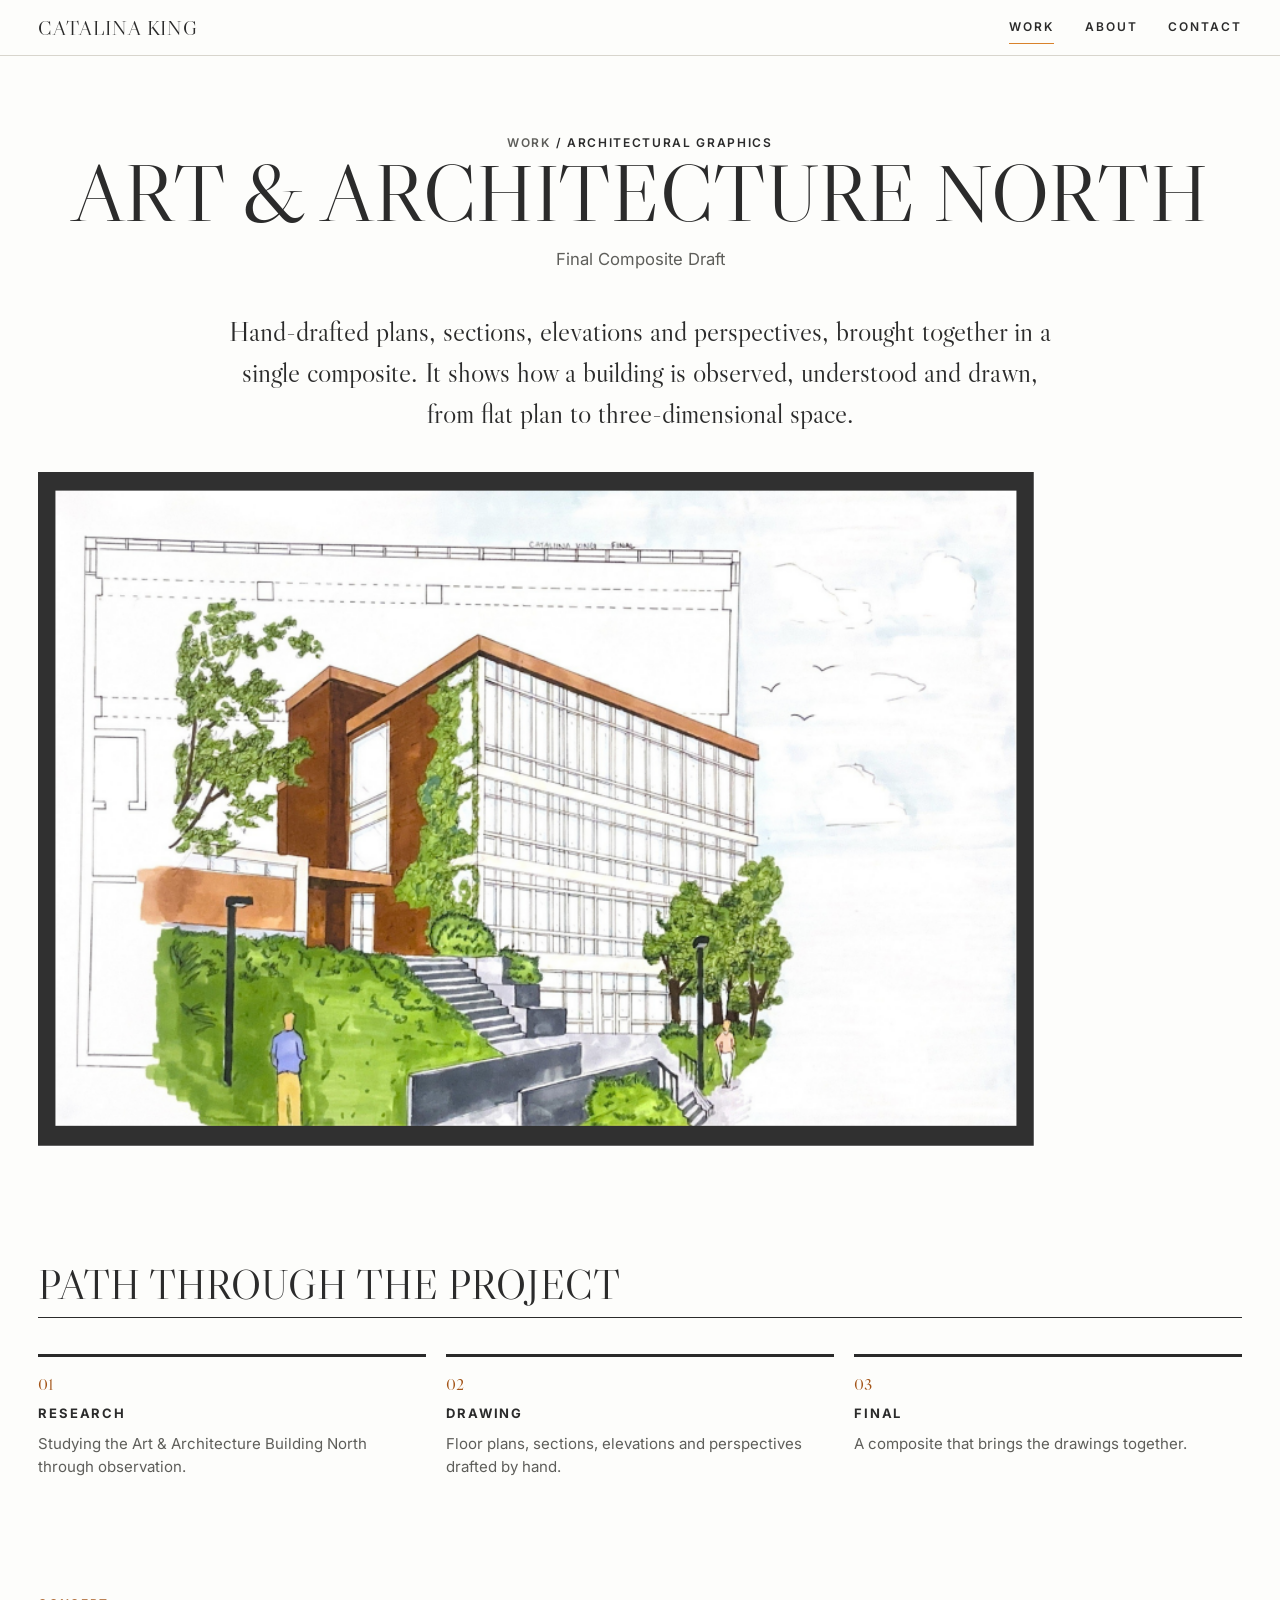
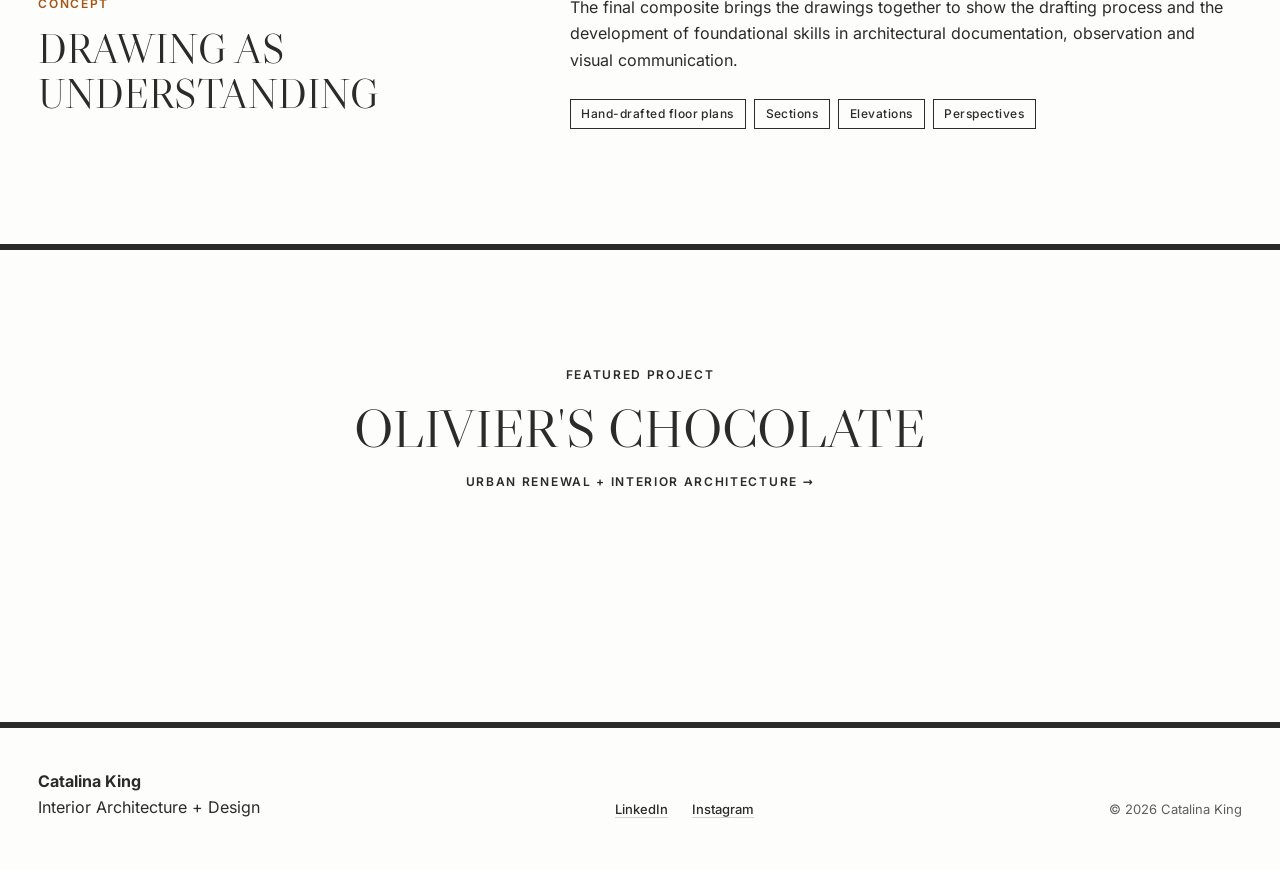
<file: site/projects/art-and-architecture-north/index.html>
<!doctype html>
<html lang="en">
<head>
<meta charset="utf-8">
<meta name="viewport" content="width=device-width, initial-scale=1">
<title>Art &amp; Architecture North — Catalina King</title>
<meta name="description" content="Hand-drafted plans, sections, elevations and perspectives of the Art &amp; Architecture Building North, brought together in a final composite.">
<meta name="theme-color" content="#fdfdfb">
<meta property="og:type" content="website"><meta property="og:title" content="Art &amp; Architecture North — Catalina King"><meta property="og:description" content="Hand-drafted plans, sections, elevations and perspectives of the Art &amp; Architecture Building North, brought together in a final composite."><meta property="og:site_name" content="Catalina King">
<link rel="preload" href="../../static/fonts/libre-caslon-display.woff2" as="font" type="font/woff2" crossorigin>
<link rel="stylesheet" href="../../static/css/styles.css">
<script>document.documentElement.classList.add("js")</script>

</head>
<body>
<a class="skip" href="#main">Skip to content</a>
<div class="progress" aria-hidden="true"><span></span></div>
<header class="site-header">
  <div class="site-header__inner">
    <a class="wordmark" href="../../index.html" aria-label="Catalina King — home">Catalina King</a>
    <nav aria-label="Primary"><a href="../../work/" aria-current="page">Work</a><a href="../../about/">About</a><a href="../../contact/">Contact</a></nav>
  </div>
</header>
<main id="main" data-prev="../../projects/hero-lair/" data-next="../../projects/quiet-harbor/">
<article>
<header class="wrap project-head">
  <p class="eyebrow"><a href="../../work/">Work</a> / Architectural Graphics</p>
  <h1 class="title">Art &amp; Architecture North</h1>
  <p class="subtitle">Final Composite Draft</p>
  <p class="pitch">Hand-drafted plans, sections, elevations and perspectives, brought together in a single composite. It shows how a building is observed, understood and drawn, from flat plan to three-dimensional space.</p>
</header>
<div class="wrap"><figure class="fig fig--full" style="--nat:802px;--r:1.4770"><a class="fig__link" href="../../assets/images/art-and-architecture-north/hero.png" data-lightbox data-caption="Final composite draft: marker-rendered perspective of the Art &amp; Architecture Building North over a drafted elevation" aria-label="View larger: Final composite draft: marker-rendered perspective of the Art &amp; Architecture Building North over a drafted elevation"><img src="../../assets/images/art-and-architecture-north/hero.png" alt="Final composite draft: marker-rendered perspective of the Art &amp; Architecture Building North over a drafted elevation" srcset="../../assets/images/art-and-architecture-north/hero-640.webp 640w, ../../assets/images/art-and-architecture-north/hero.png 802w" sizes="(min-width: 1700px) 1600px, 100vw" width="802" height="543" fetchpriority="high" decoding="async"></a></figure></div>

<section class="wrap section" aria-labelledby="h-path">
  <div class="section__head"><h2 id="h-path" class="h2">Path through the project</h2></div>
  <ol class="steps"><li data-reveal><span class="step__n" aria-hidden="true">01</span><h3>Research</h3><p>Studying the Art &amp; Architecture Building North through observation.</p></li><li data-reveal><span class="step__n" aria-hidden="true">02</span><h3>Drawing</h3><p>Floor plans, sections, elevations and perspectives drafted by hand.</p></li><li data-reveal><span class="step__n" aria-hidden="true">03</span><h3>Final</h3><p>A composite that brings the drawings together.</p></li></ol>
</section>
<section class="wrap section" id="concept" aria-labelledby="h-concept">
  <div class="concept">
    <div class="concept__title"><p class="eyebrow">Concept</p><h2 id="h-concept" class="h2">Drawing as understanding</h2></div>
    <div class="concept__body prose"><p>The final composite brings the drawings together to show the drafting process and the development of foundational skills in architectural documentation, observation and visual communication.</p><ul class="chips" aria-label="Includes"><li>Hand-drafted floor plans</li><li>Sections</li><li>Elevations</li><li>Perspectives</li></ul></div>
  </div>
  
</section>
</article>
<section class="next" aria-label="Featured project">
  <div class="wrap">
    <a class="next__link" href="../../projects/legacy-crossing/">
      <span class="eyebrow">Featured project</span>
      <span class="title title--md">Olivier&#x27;s Chocolate</span>
      <span class="next__cat">Urban Renewal + Interior Architecture &rarr;</span>
    </a>
  </div>
</section>
</main>
<footer class="site-footer">
  <div class="wrap site-footer__inner">
    <p><strong>Catalina King</strong><br>Interior Architecture + Design</p>
    <ul class="inline-list"><li><a href="https://www.linkedin.com/in/catalina-king-6a2a16328/" rel="noopener" target="_blank">LinkedIn</a></li><li><a href="https://www.instagram.com/catalina.king05/" rel="noopener" target="_blank">Instagram</a></li></ul>
    <p class="small">&copy; 2026 Catalina King</p>
  </div>
</footer>
<script src="../../static/js/main.js" defer></script>
</body>
</html>
</file>
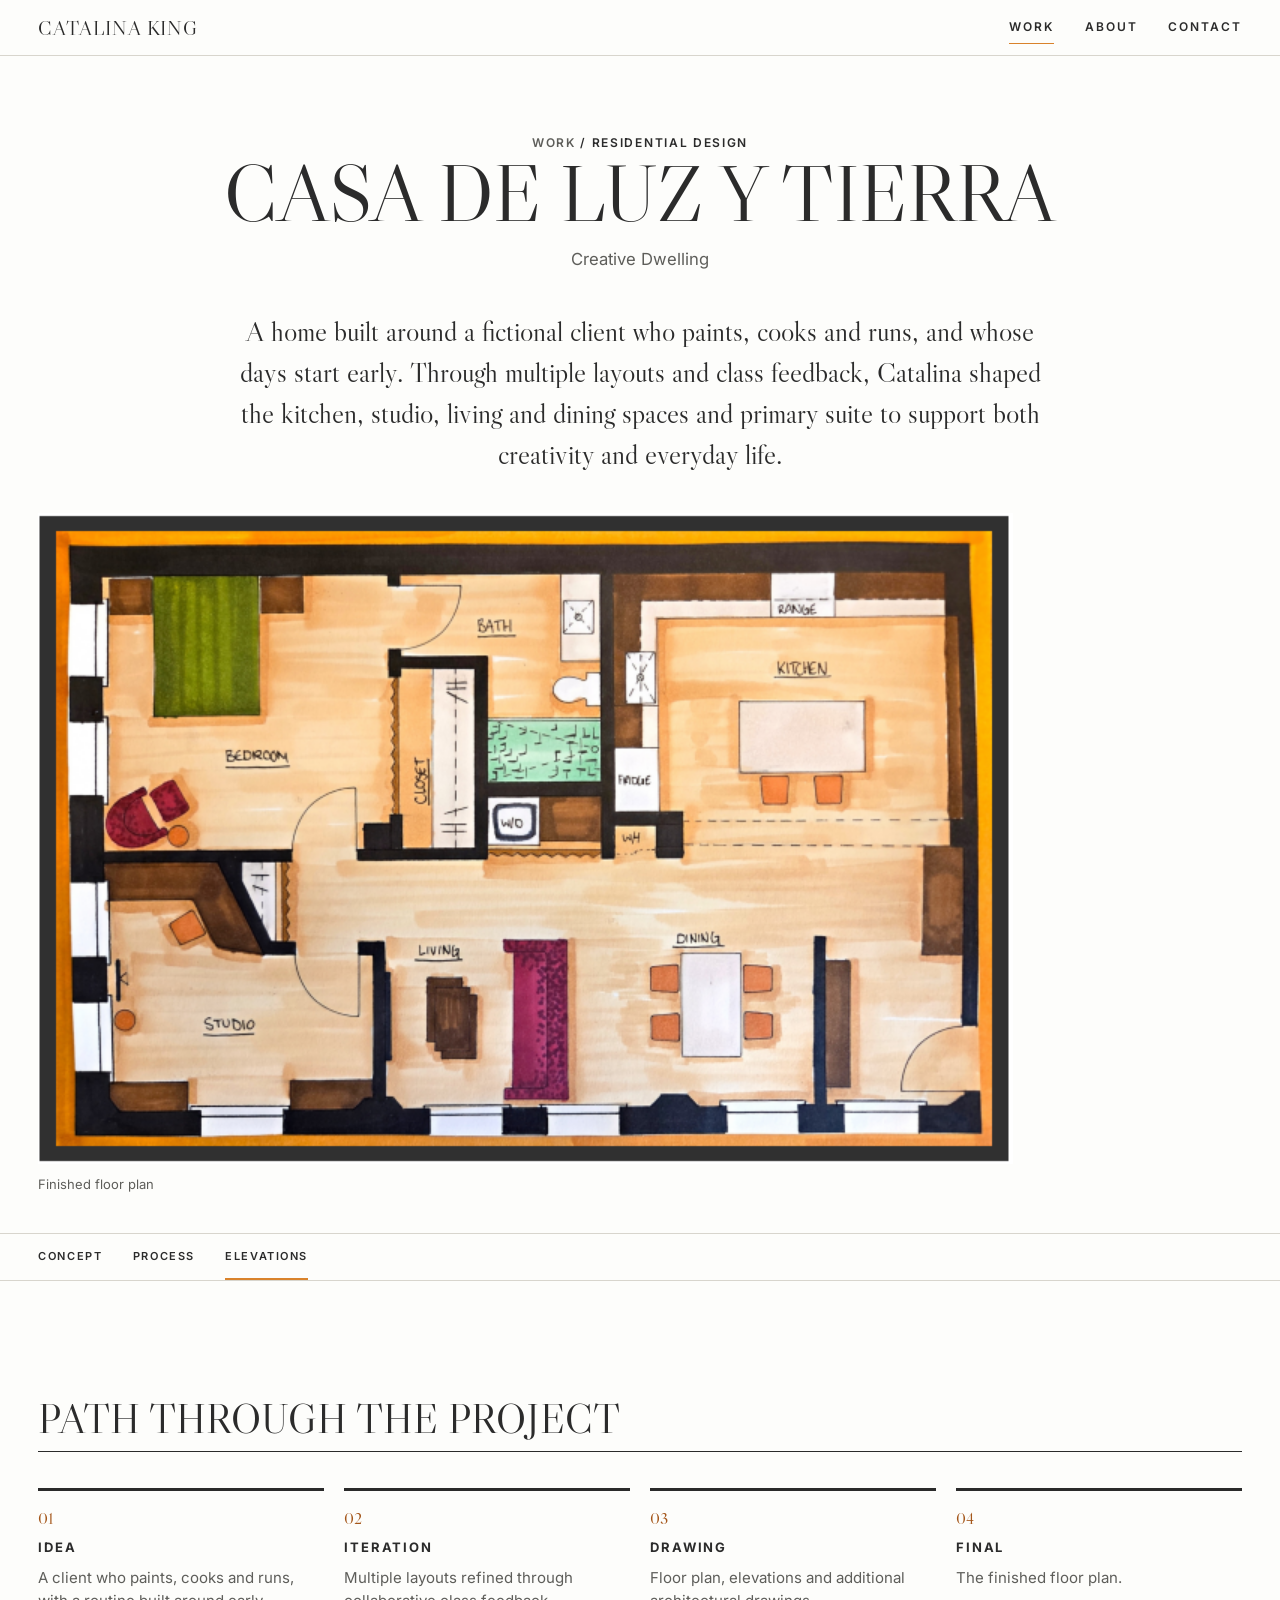
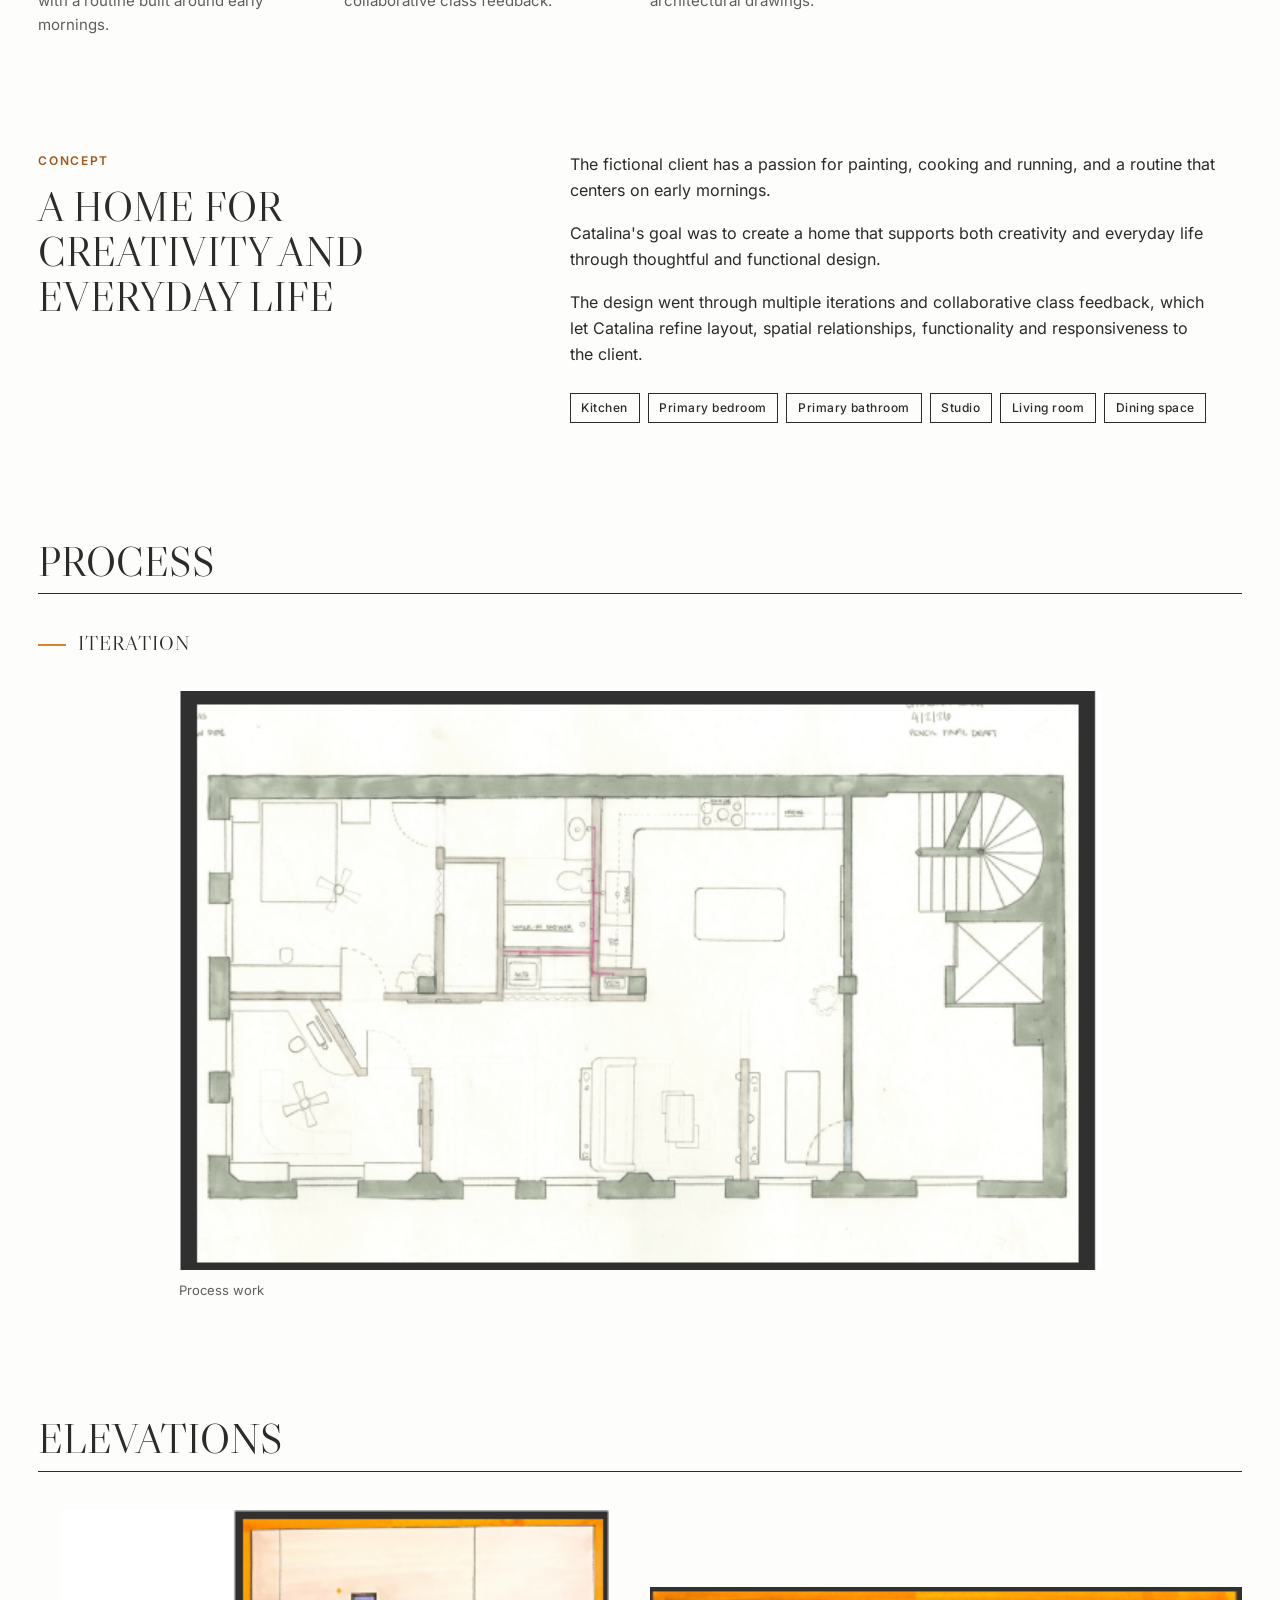
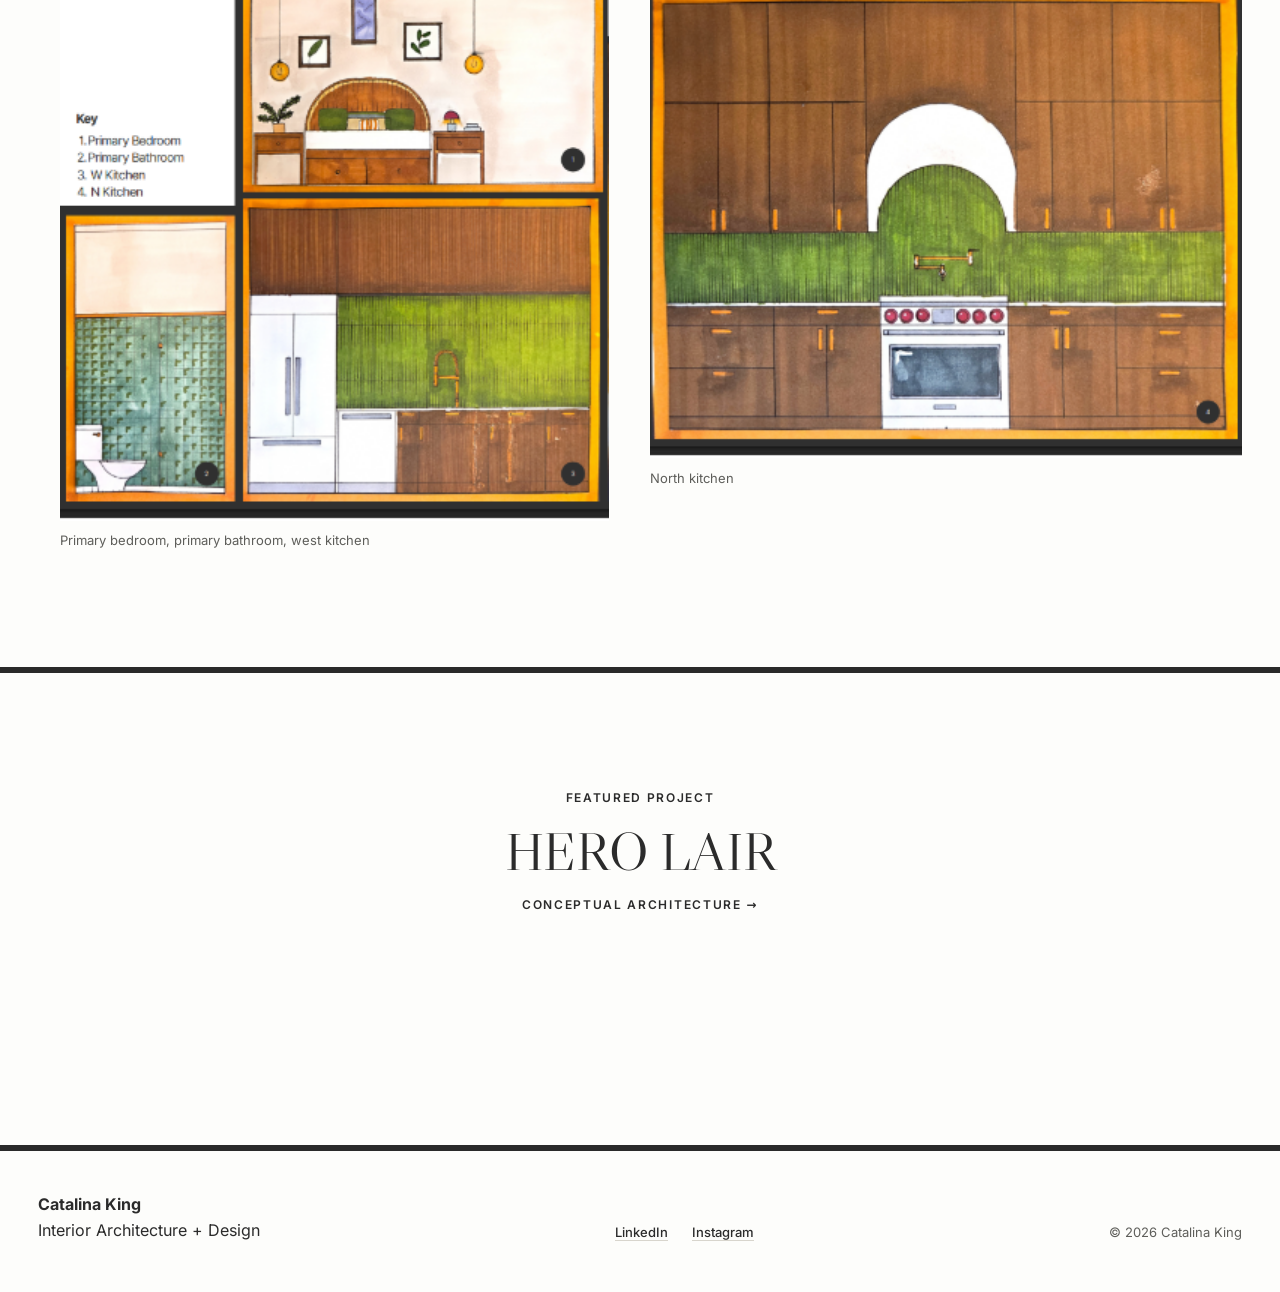
<file: site/projects/casa-de-luz-y-tierra/index.html>
<!doctype html>
<html lang="en">
<head>
<meta charset="utf-8">
<meta name="viewport" content="width=device-width, initial-scale=1">
<title>Casa de Luz y Tierra — Catalina King</title>
<meta name="description" content="A home designed around the routines and passions of a fictional client who paints, cooks and runs, with a day that starts early.">
<meta name="theme-color" content="#fdfdfb">
<meta property="og:type" content="website"><meta property="og:title" content="Casa de Luz y Tierra — Catalina King"><meta property="og:description" content="A home designed around the routines and passions of a fictional client who paints, cooks and runs, with a day that starts early."><meta property="og:site_name" content="Catalina King">
<link rel="preload" href="../../static/fonts/libre-caslon-display.woff2" as="font" type="font/woff2" crossorigin>
<link rel="stylesheet" href="../../static/css/styles.css">
<script>document.documentElement.classList.add("js")</script>

</head>
<body>
<a class="skip" href="#main">Skip to content</a>
<div class="progress" aria-hidden="true"><span></span></div>
<header class="site-header">
  <div class="site-header__inner">
    <a class="wordmark" href="../../index.html" aria-label="Catalina King — home">Catalina King</a>
    <nav aria-label="Primary"><a href="../../work/" aria-current="page">Work</a><a href="../../about/">About</a><a href="../../contact/">Contact</a></nav>
  </div>
</header>
<main id="main" data-prev="../../projects/quiet-harbor/" data-next="../../projects/legacy-crossing/">
<article>
<header class="wrap project-head">
  <p class="eyebrow"><a href="../../work/">Work</a> / Residential Design</p>
  <h1 class="title">Casa de Luz y Tierra</h1>
  <p class="subtitle">Creative Dwelling</p>
  <p class="pitch">A home built around a fictional client who paints, cooks and runs, and whose days start early. Through multiple layouts and class feedback, Catalina shaped the kitchen, studio, living and dining spaces and primary suite to support both creativity and everyday life.</p>
</header>
<div class="wrap"><figure class="fig fig--full" style="--nat:650px;--r:1.4977"><a class="fig__link" href="../../assets/images/casa-de-luz-y-tierra/hero.png" data-lightbox data-caption="Finished floor plan" aria-label="View larger: Finished marker-rendered floor plan of Casa de Luz y Tierra"><img src="../../assets/images/casa-de-luz-y-tierra/hero.png" alt="Finished marker-rendered floor plan of Casa de Luz y Tierra" srcset="../../assets/images/casa-de-luz-y-tierra/hero-640.webp 640w, ../../assets/images/casa-de-luz-y-tierra/hero.png 650w" sizes="(min-width: 1700px) 1600px, 100vw" width="650" height="434" fetchpriority="high" decoding="async"></a><figcaption>Finished floor plan</figcaption></figure></div>
<nav class="subnav" aria-label="On this page"><div class="subnav__inner"><a href="#concept">Concept</a><a href="#process">Process</a><a href="#elevations">Elevations</a></div></nav>
<section class="wrap section" aria-labelledby="h-path">
  <div class="section__head"><h2 id="h-path" class="h2">Path through the project</h2></div>
  <ol class="steps"><li data-reveal><span class="step__n" aria-hidden="true">01</span><h3>Idea</h3><p>A client who paints, cooks and runs, with a routine built around early mornings.</p></li><li data-reveal><span class="step__n" aria-hidden="true">02</span><h3>Iteration</h3><p>Multiple layouts refined through collaborative class feedback.</p></li><li data-reveal><span class="step__n" aria-hidden="true">03</span><h3>Drawing</h3><p>Floor plan, elevations and additional architectural drawings.</p></li><li data-reveal><span class="step__n" aria-hidden="true">04</span><h3>Final</h3><p>The finished floor plan.</p></li></ol>
</section>
<section class="wrap section" id="concept" aria-labelledby="h-concept">
  <div class="concept">
    <div class="concept__title"><p class="eyebrow">Concept</p><h2 id="h-concept" class="h2">A home for creativity and everyday life</h2></div>
    <div class="concept__body prose"><p>The fictional client has a passion for painting, cooking and running, and a routine that centers on early mornings.</p><p>Catalina&#x27;s goal was to create a home that supports both creativity and everyday life through thoughtful and functional design.</p><p>The design went through multiple iterations and collaborative class feedback, which let Catalina refine layout, spatial relationships, functionality and responsiveness to the client.</p><ul class="chips" aria-label="Includes"><li>Kitchen</li><li>Primary bedroom</li><li>Primary bathroom</li><li>Studio</li><li>Living room</li><li>Dining space</li></ul></div>
  </div>
  
</section><section class="wrap section" id="process" aria-labelledby="h-process"><div class="section__head"><h2 id="h-process" class="h2">Process</h2></div><h3 class="stage-title">Iteration</h3><div class="grid"><figure class="fig fig--wide" data-reveal style="--nat:615px;--r:1.5933"><a class="fig__link" href="../../assets/images/casa-de-luz-y-tierra/process-01.png" data-lightbox data-caption="Process work" aria-label="View larger: Pencil process draft of the Casa de Luz y Tierra floor plan"><img src="../../assets/images/casa-de-luz-y-tierra/process-01.png" alt="Pencil process draft of the Casa de Luz y Tierra floor plan" width="615" height="386" loading="lazy" decoding="async"></a><figcaption>Process work</figcaption></figure></div></section><section class="wrap section" id="elevations" aria-labelledby="h-elevations"><div class="section__head"><h2 id="h-elevations" class="h2">Elevations</h2></div><div class="grid"><figure class="fig fig--left" data-reveal style="--nat:366px;--r:0.8993"><a class="fig__link" href="../../assets/images/casa-de-luz-y-tierra/elevation-01.png" data-lightbox data-caption="Primary bedroom, primary bathroom, west kitchen" aria-label="View larger: Marker-rendered elevations of the primary bedroom, primary bathroom and west kitchen"><img src="../../assets/images/casa-de-luz-y-tierra/elevation-01.png" alt="Marker-rendered elevations of the primary bedroom, primary bathroom and west kitchen" width="366" height="407" loading="lazy" decoding="async"></a><figcaption>Primary bedroom, primary bathroom, west kitchen</figcaption></figure><figure class="fig fig--right fig--lift" data-reveal style="--nat:404px;--r:1.2547"><a class="fig__link" href="../../assets/images/casa-de-luz-y-tierra/elevation-02.png" data-lightbox data-caption="North kitchen" aria-label="View larger: Marker-rendered elevation of the north kitchen"><img src="../../assets/images/casa-de-luz-y-tierra/elevation-02.png" alt="Marker-rendered elevation of the north kitchen" width="404" height="322" loading="lazy" decoding="async"></a><figcaption>North kitchen</figcaption></figure></div></section>
</article>
<section class="next" aria-label="Featured project">
  <div class="wrap">
    <a class="next__link" href="../../projects/hero-lair/">
      <span class="eyebrow">Featured project</span>
      <span class="title title--md">Hero Lair</span>
      <span class="next__cat">Conceptual Architecture &rarr;</span>
    </a>
  </div>
</section>
</main>
<footer class="site-footer">
  <div class="wrap site-footer__inner">
    <p><strong>Catalina King</strong><br>Interior Architecture + Design</p>
    <ul class="inline-list"><li><a href="https://www.linkedin.com/in/catalina-king-6a2a16328/" rel="noopener" target="_blank">LinkedIn</a></li><li><a href="https://www.instagram.com/catalina.king05/" rel="noopener" target="_blank">Instagram</a></li></ul>
    <p class="small">&copy; 2026 Catalina King</p>
  </div>
</footer>
<script src="../../static/js/main.js" defer></script>
</body>
</html>
</file>
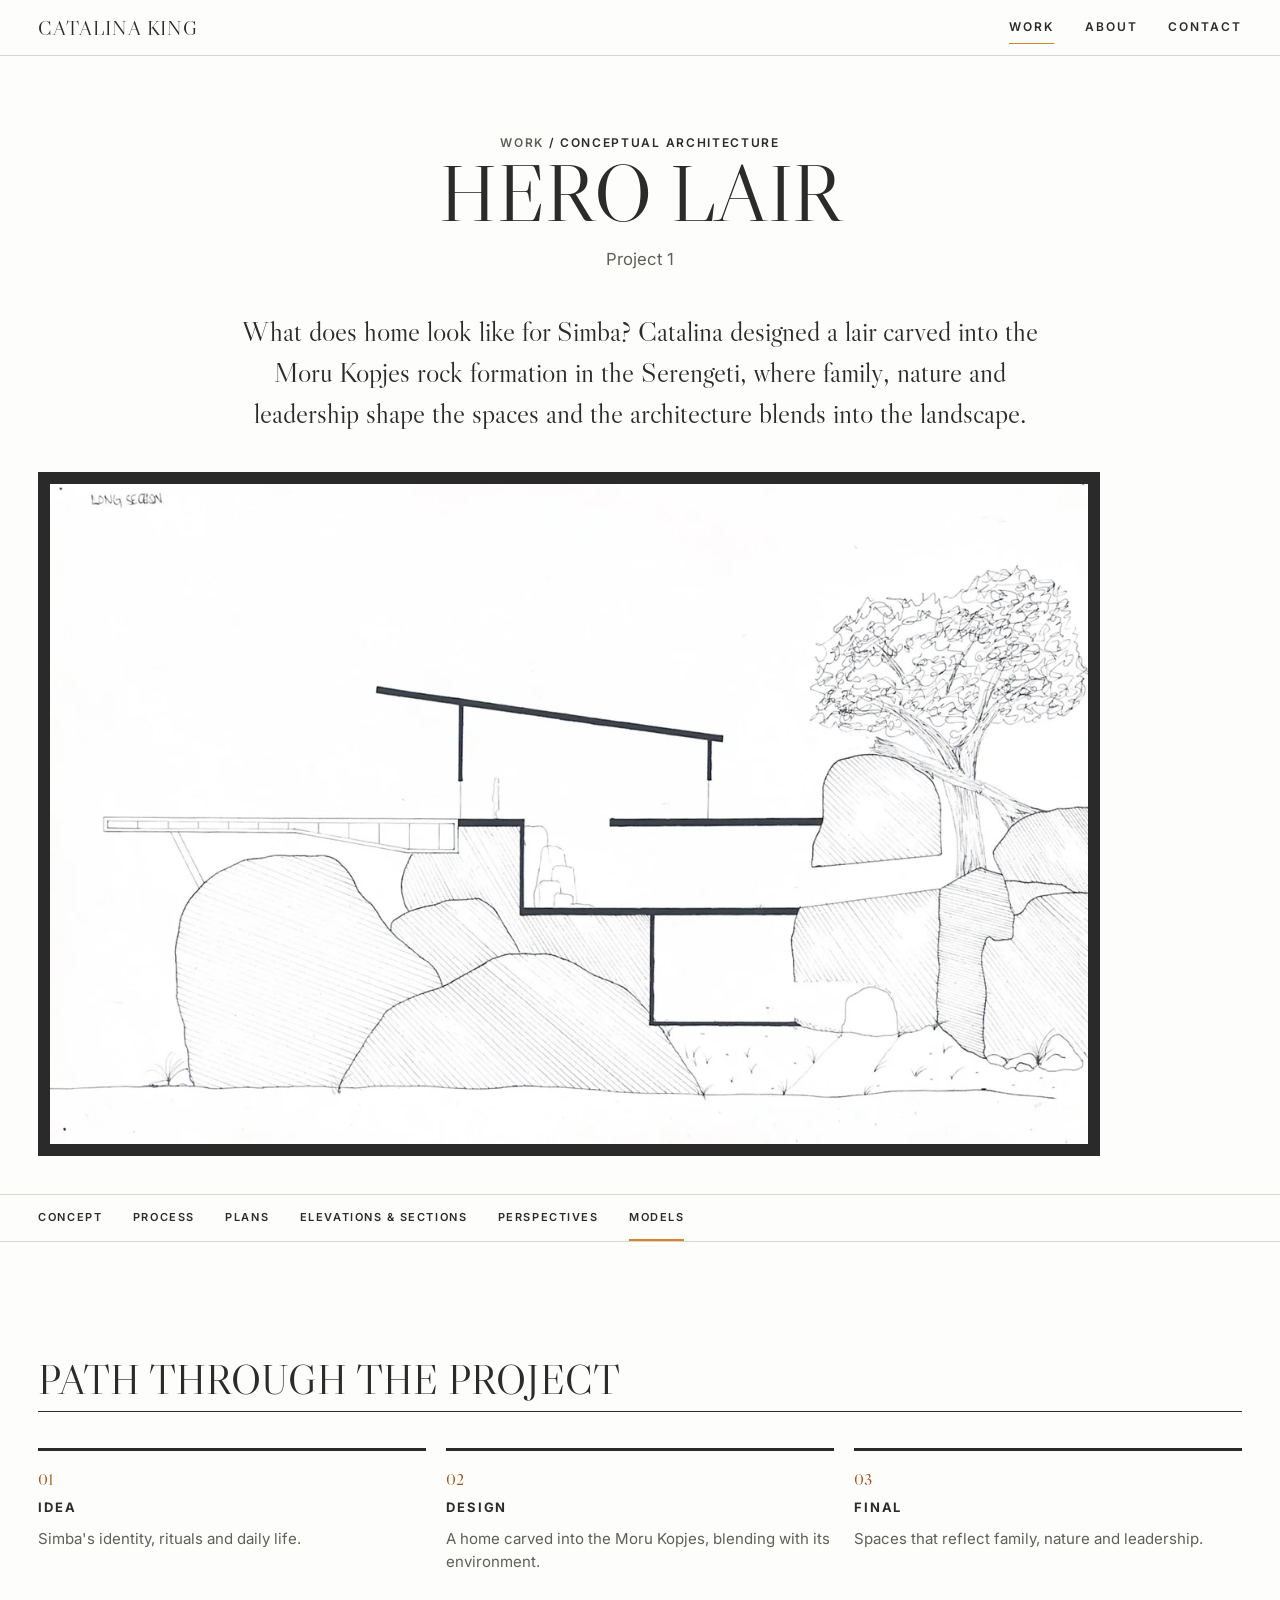
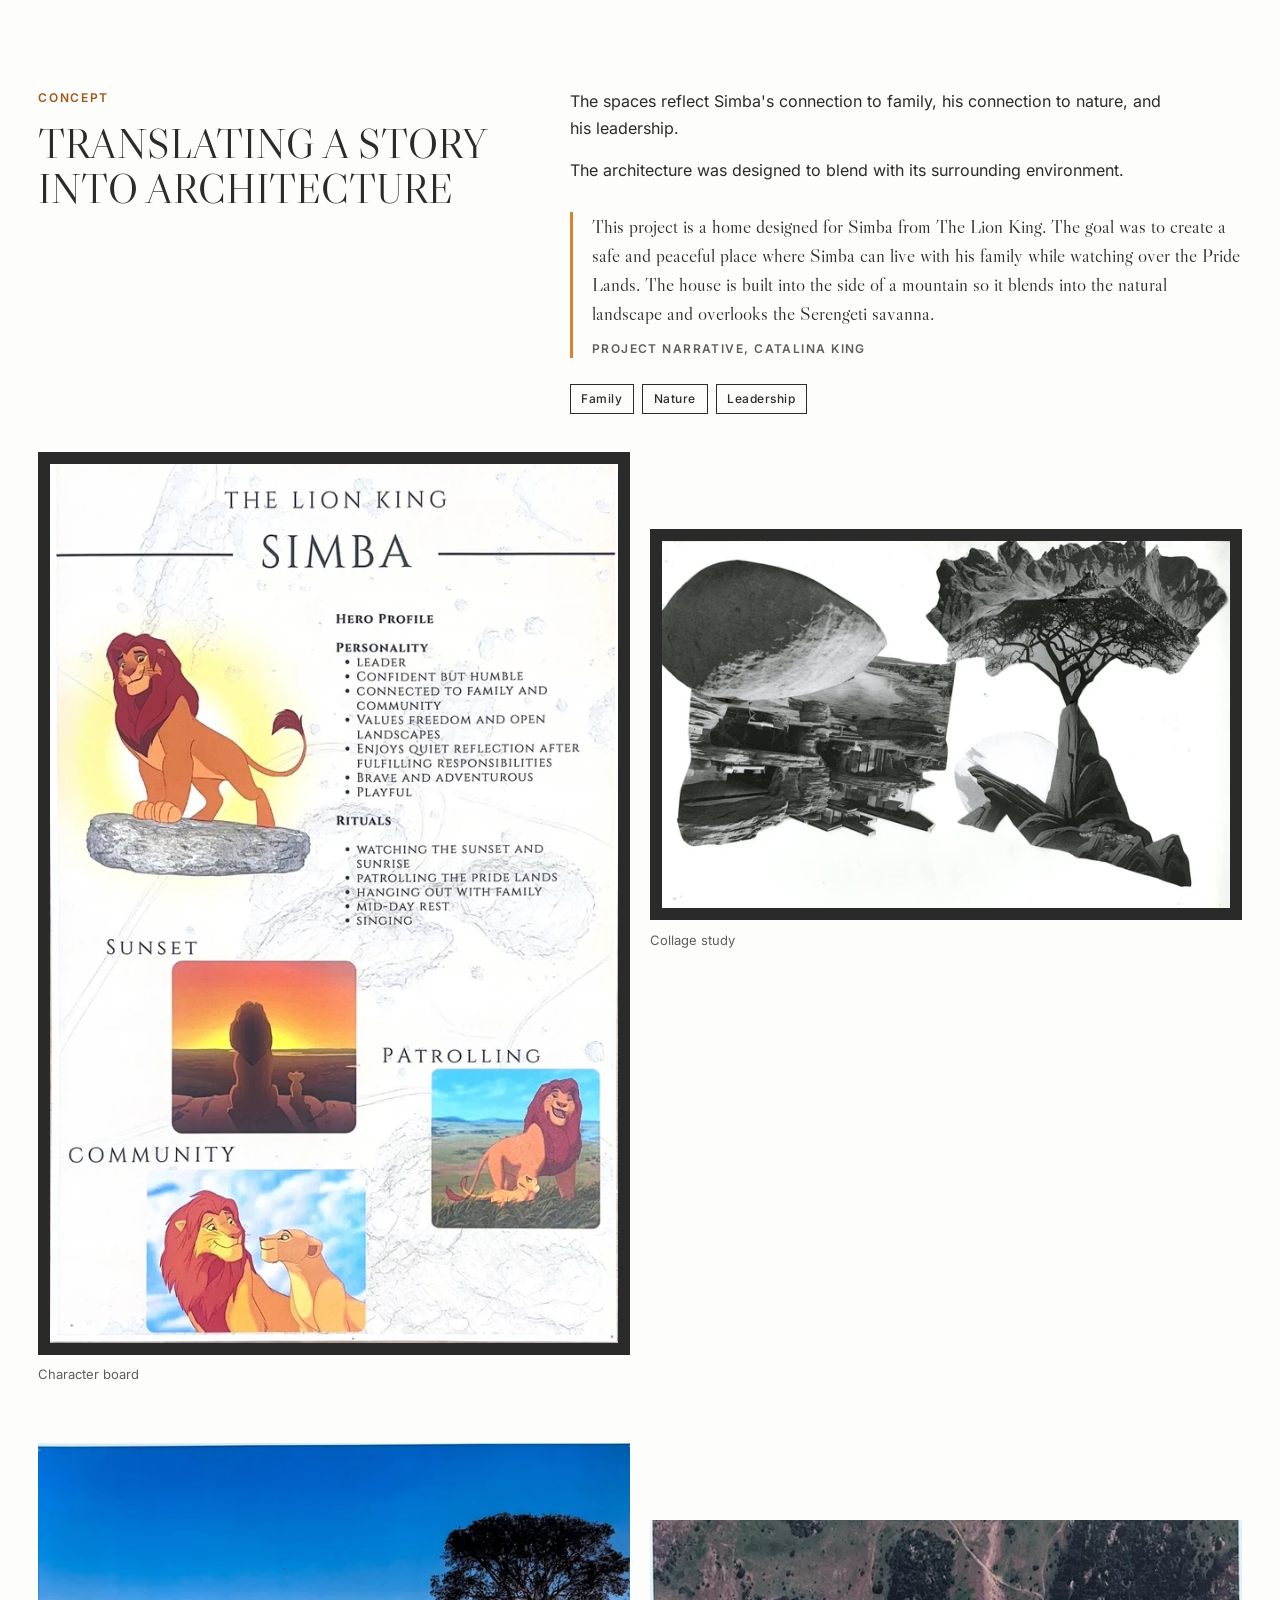
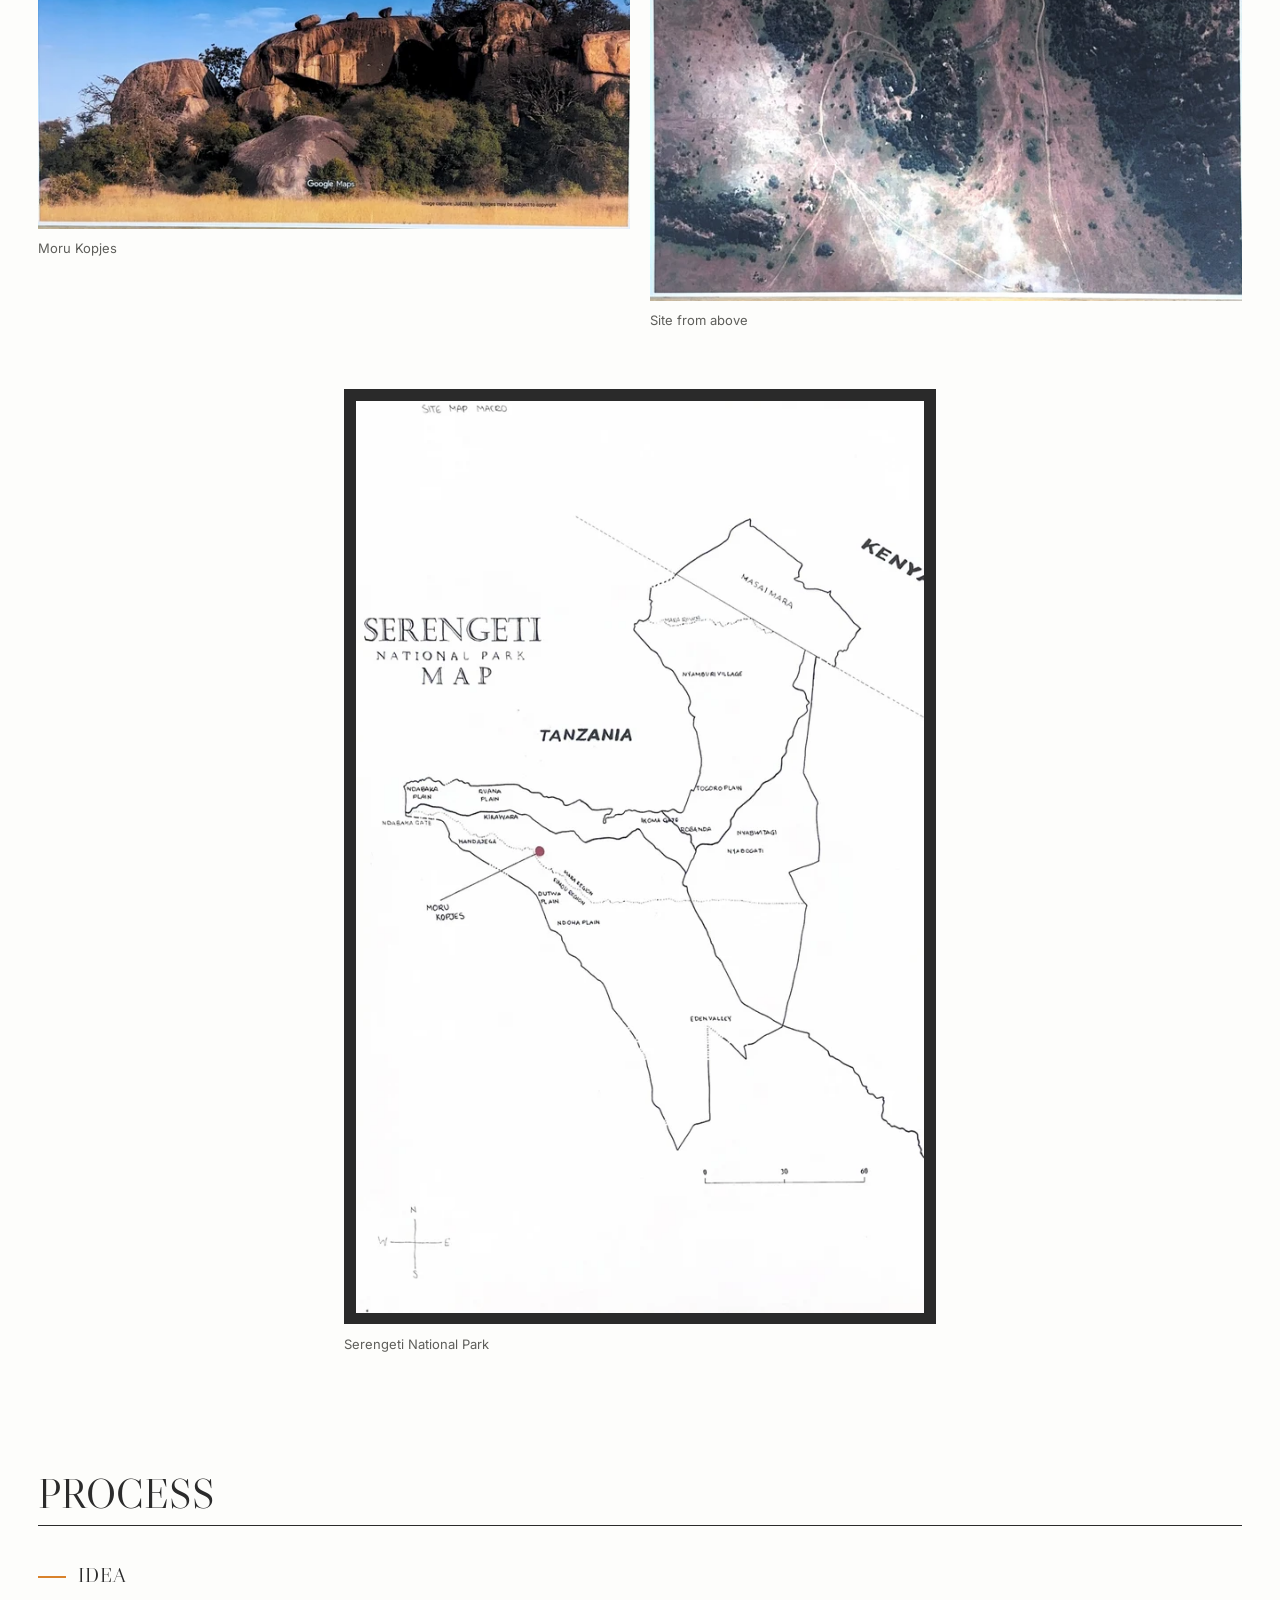
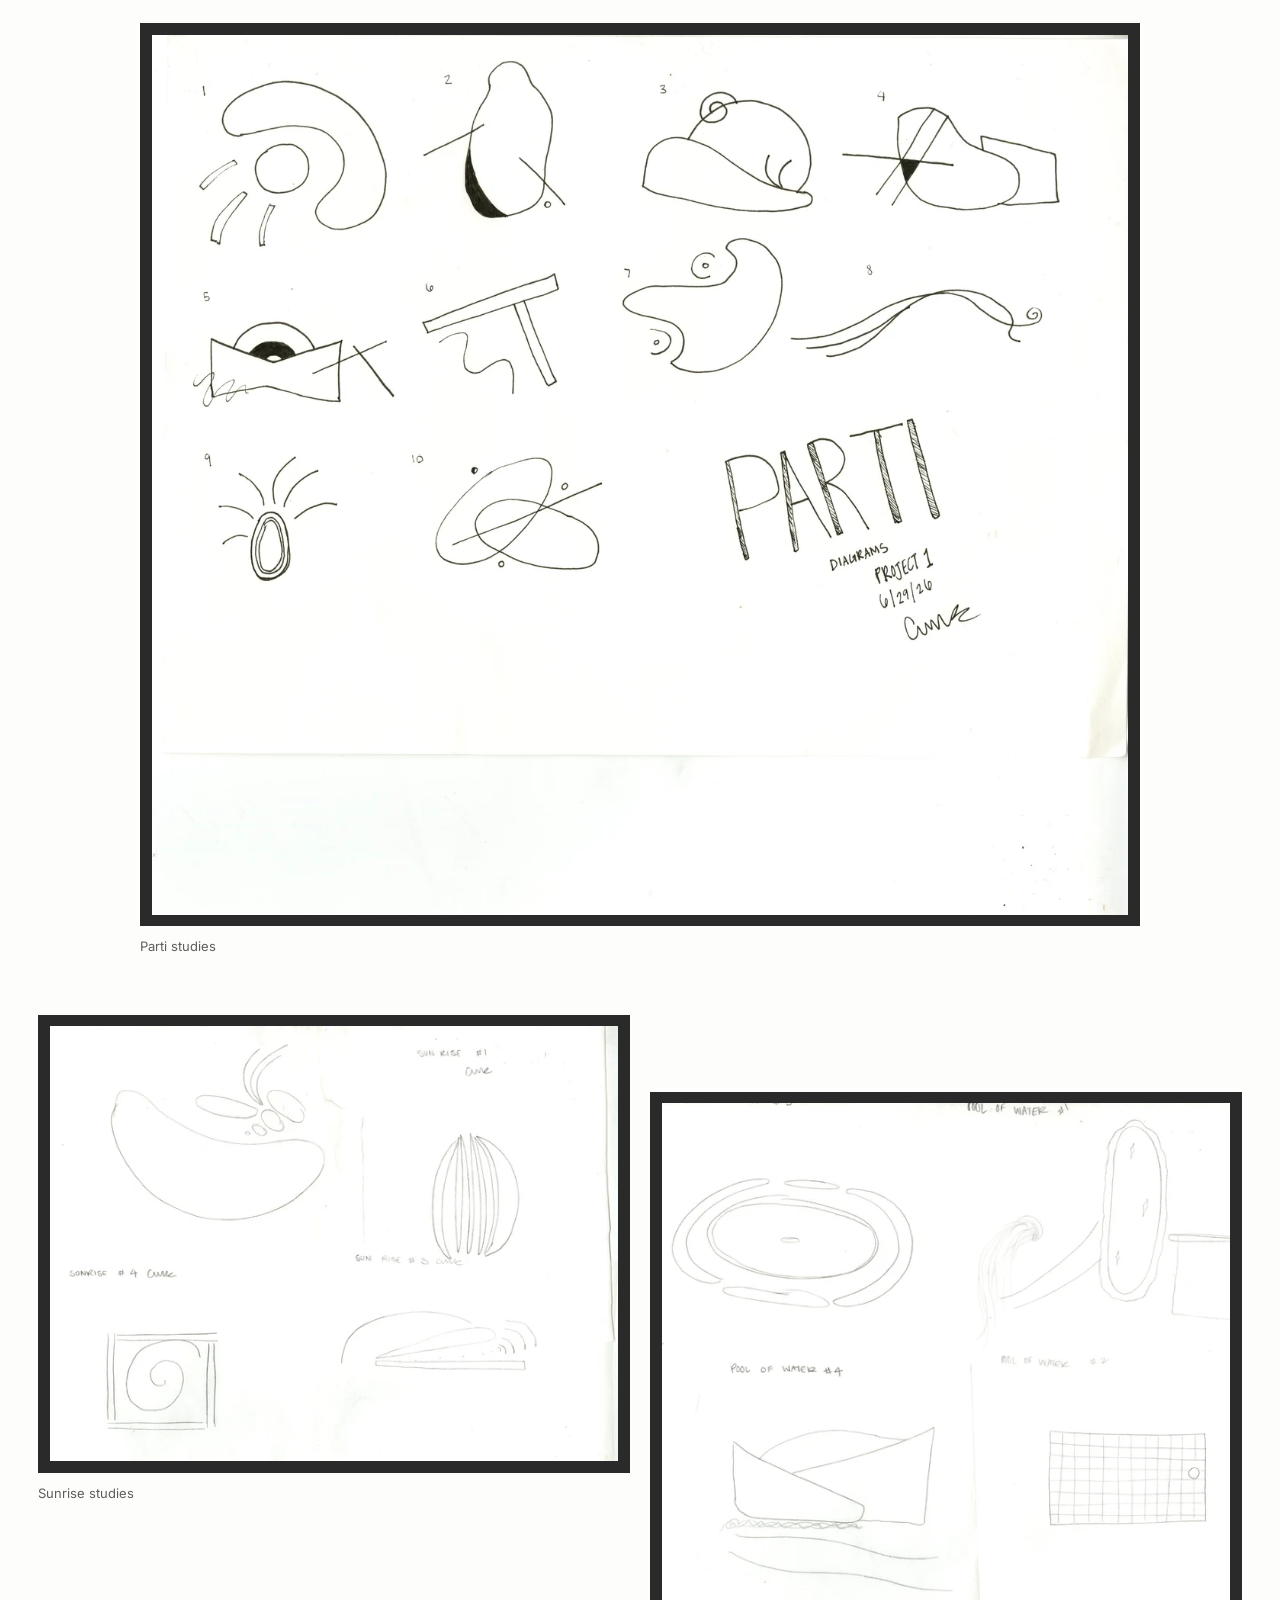
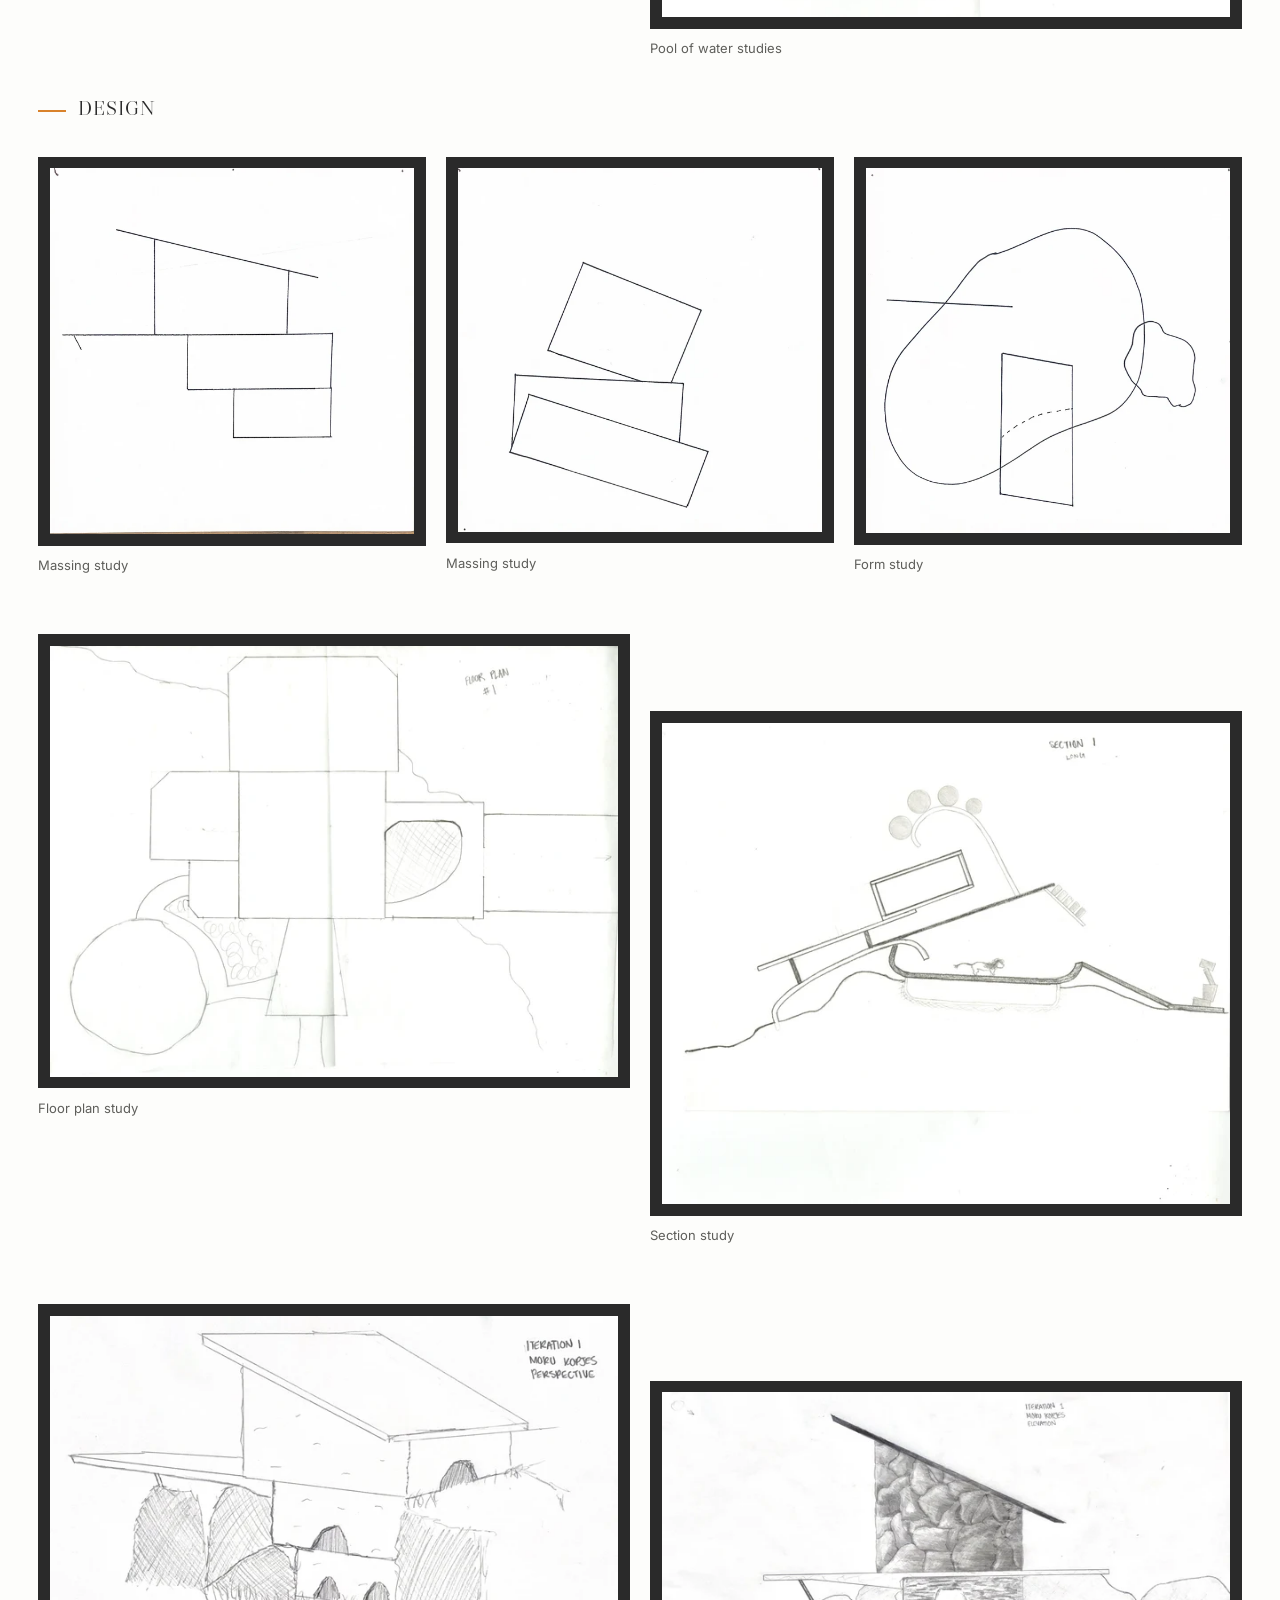
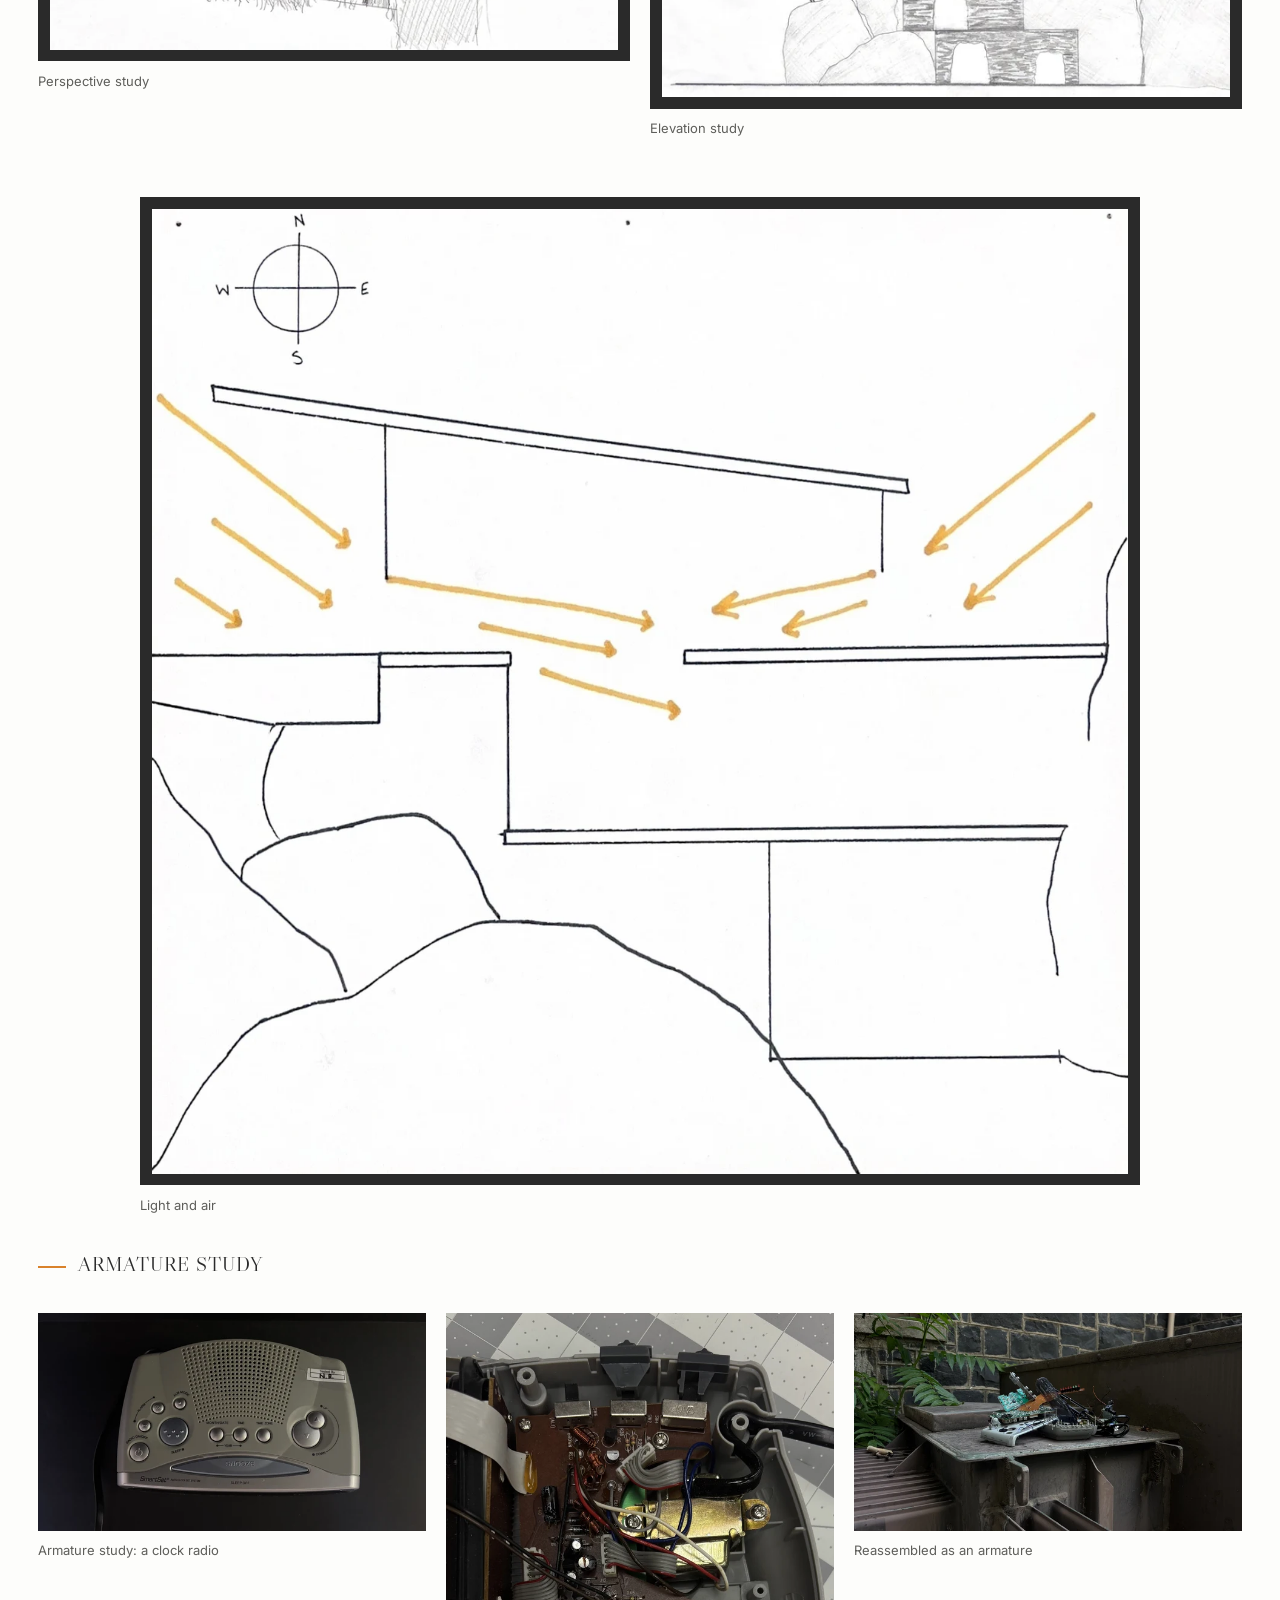
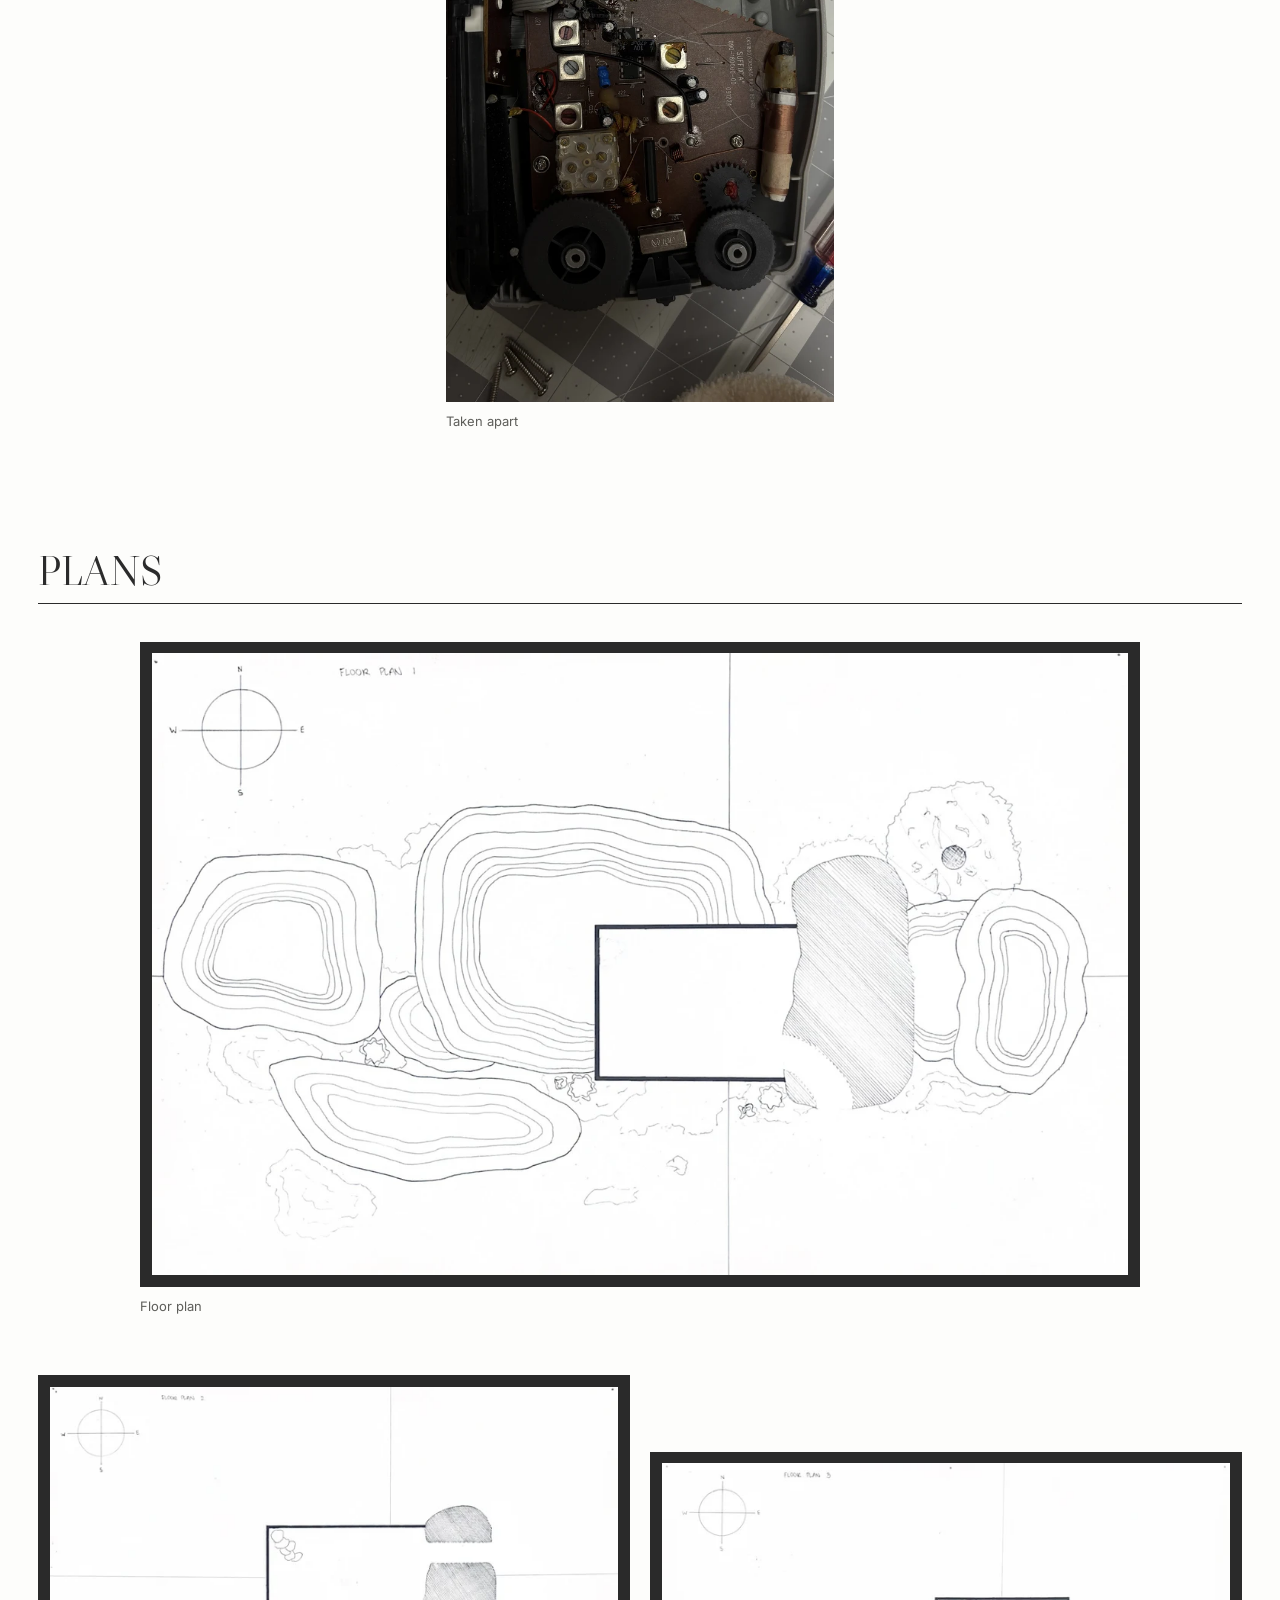
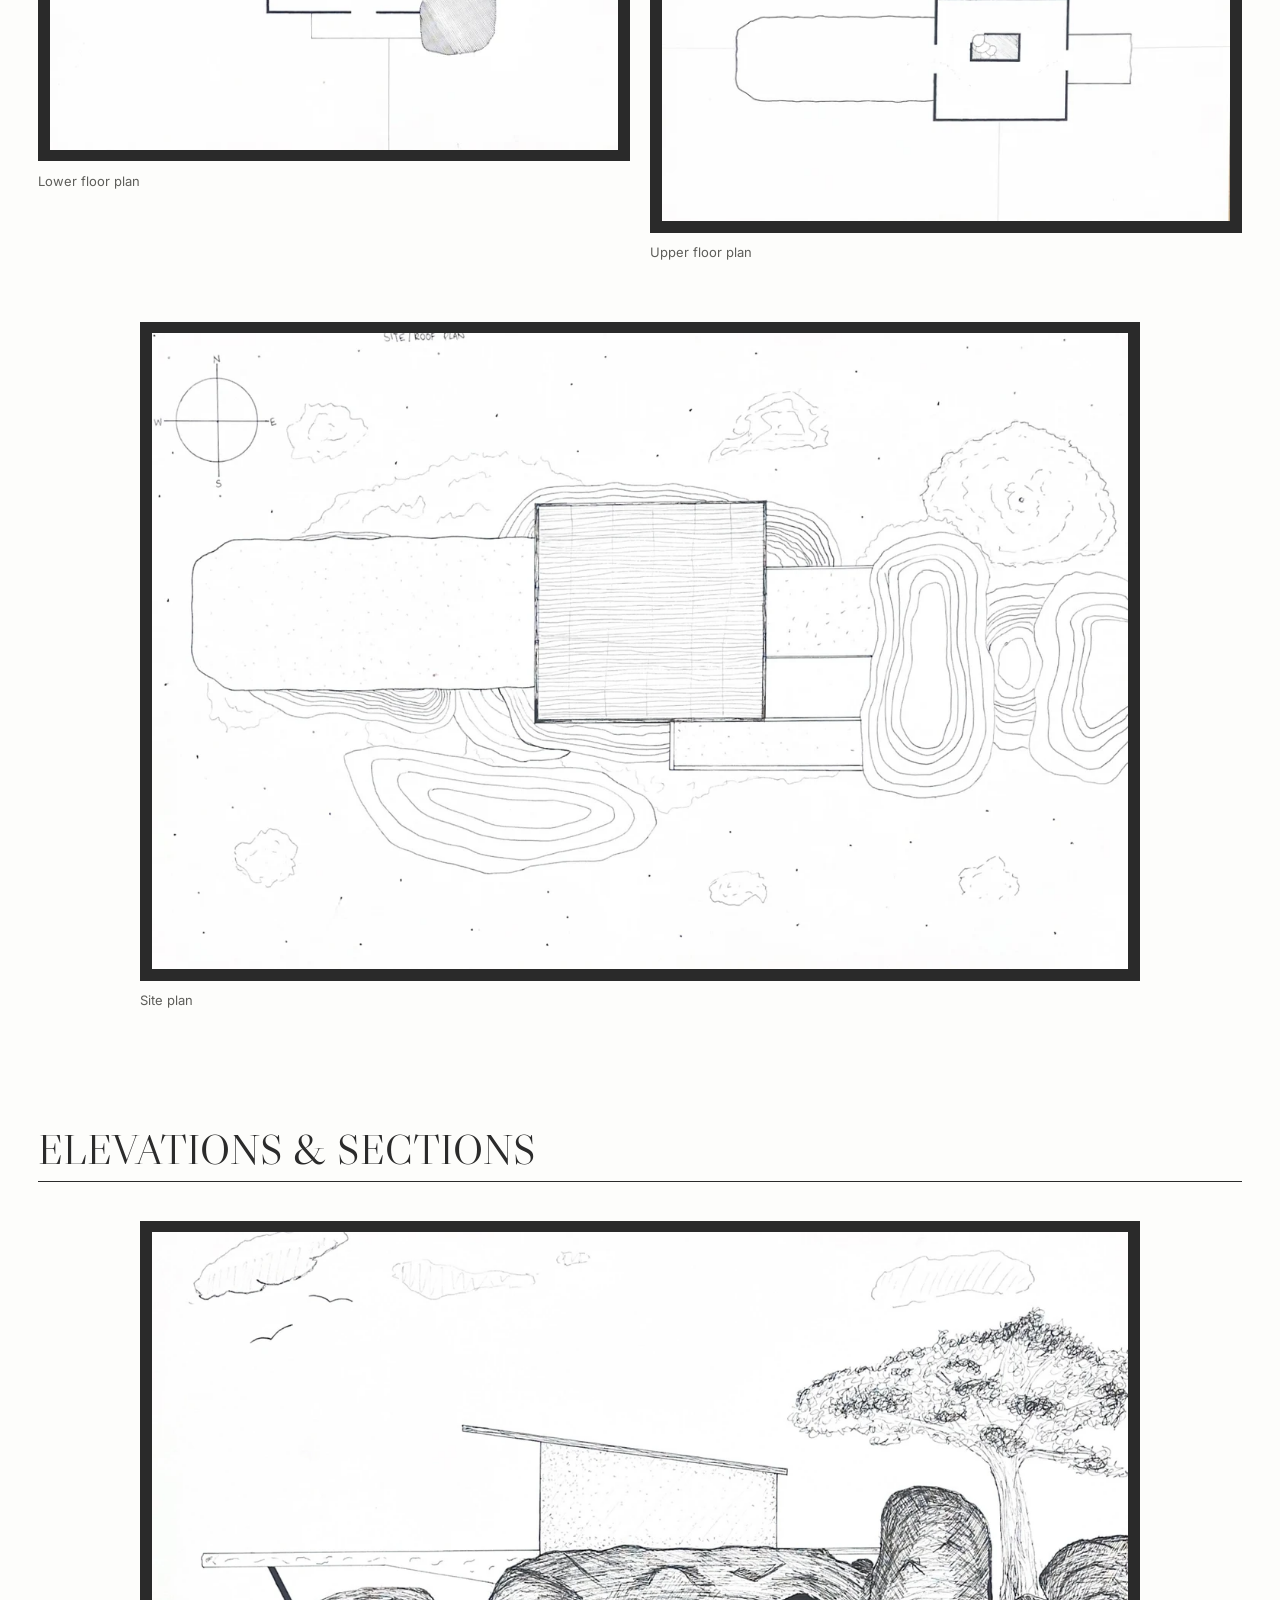
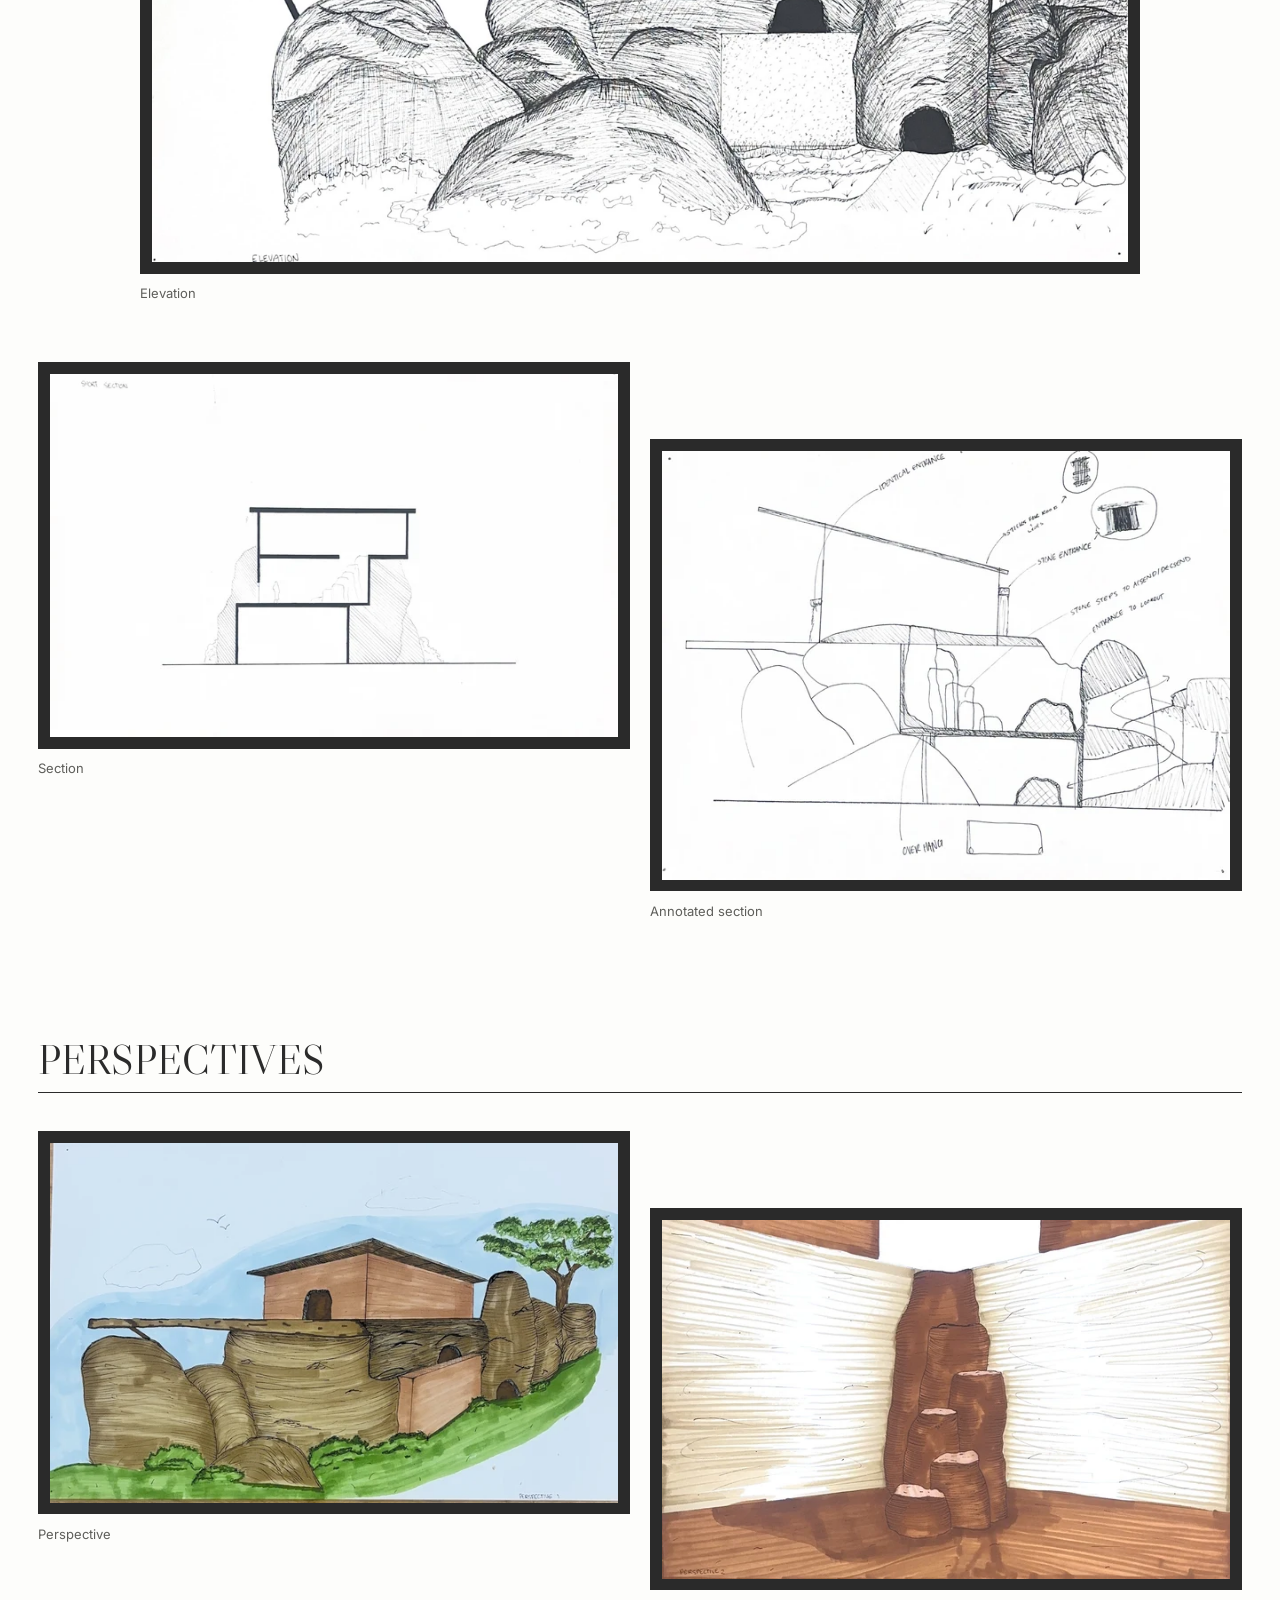
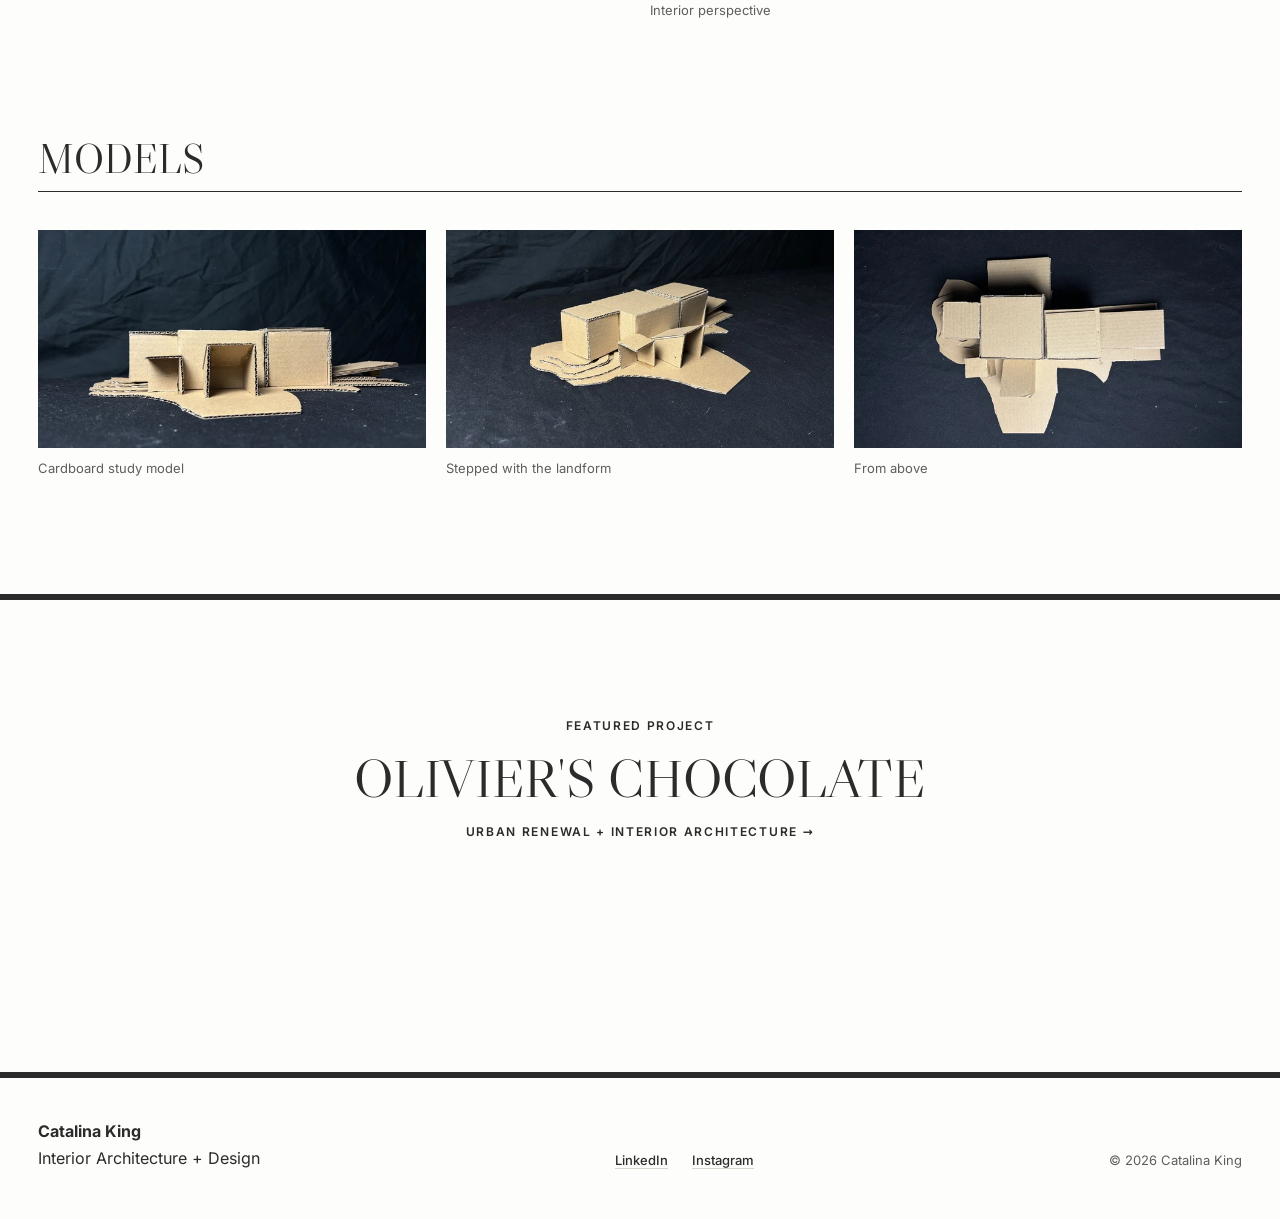
<file: site/projects/hero-lair/index.html>
<!doctype html>
<html lang="en">
<head>
<meta charset="utf-8">
<meta name="viewport" content="width=device-width, initial-scale=1">
<title>Hero Lair — Catalina King</title>
<meta name="description" content="A home for Simba carved into the Moru Kopjes rock formation in the Serengeti, shaped by his identity, rituals and daily life.">
<meta name="theme-color" content="#fdfdfb">
<meta property="og:type" content="website"><meta property="og:title" content="Hero Lair — Catalina King"><meta property="og:description" content="A home for Simba carved into the Moru Kopjes rock formation in the Serengeti, shaped by his identity, rituals and daily life."><meta property="og:site_name" content="Catalina King">
<link rel="preload" href="../../static/fonts/libre-caslon-display.woff2" as="font" type="font/woff2" crossorigin>
<link rel="stylesheet" href="../../static/css/styles.css">
<script>document.documentElement.classList.add("js")</script>

</head>
<body>
<a class="skip" href="#main">Skip to content</a>
<div class="progress" aria-hidden="true"><span></span></div>
<header class="site-header">
  <div class="site-header__inner">
    <a class="wordmark" href="../../index.html" aria-label="Catalina King — home">Catalina King</a>
    <nav aria-label="Primary"><a href="../../work/" aria-current="page">Work</a><a href="../../about/">About</a><a href="../../contact/">Contact</a></nav>
  </div>
</header>
<main id="main" data-prev="../../projects/philips-field-station/" data-next="../../projects/art-and-architecture-north/">
<article>
<header class="wrap project-head">
  <p class="eyebrow"><a href="../../work/">Work</a> / Conceptual Architecture</p>
  <h1 class="title">Hero Lair</h1>
  <p class="subtitle">Project 1</p>
  <p class="pitch">What does home look like for Simba? Catalina designed a lair carved into the Moru Kopjes rock formation in the Serengeti, where family, nature and leadership shape the spaces and the architecture blends into the landscape.</p>
</header>
<div class="wrap"><figure class="fig fig--full fig--framed" style="--nat:3148px;--r:1.5724"><a class="fig__link" href="../../assets/images/hero-lair/hero.jpg" data-lightbox data-caption="Long section of Simba&#x27;s lair stepping down through the rock formation, with an acacia on the ridge" aria-label="View larger: Long section of Simba&#x27;s lair stepping down through the rock formation, with an acacia on the ridge"><img src="../../assets/images/hero-lair/hero.jpg" alt="Long section of Simba&#x27;s lair stepping down through the rock formation, with an acacia on the ridge" srcset="../../assets/images/hero-lair/hero-640.webp 640w, ../../assets/images/hero-lair/hero-1280.webp 1280w, ../../assets/images/hero-lair/hero-1920.webp 1920w, ../../assets/images/hero-lair/hero.jpg 3148w" sizes="(min-width: 1700px) 1600px, 100vw" width="3148" height="2002" fetchpriority="high" decoding="async"></a></figure></div>
<nav class="subnav" aria-label="On this page"><div class="subnav__inner"><a href="#concept">Concept</a><a href="#process">Process</a><a href="#plans">Plans</a><a href="#elevations">Elevations &amp; Sections</a><a href="#renderings">Perspectives</a><a href="#models">Models</a></div></nav>
<section class="wrap section" aria-labelledby="h-path">
  <div class="section__head"><h2 id="h-path" class="h2">Path through the project</h2></div>
  <ol class="steps"><li data-reveal><span class="step__n" aria-hidden="true">01</span><h3>Idea</h3><p>Simba&#x27;s identity, rituals and daily life.</p></li><li data-reveal><span class="step__n" aria-hidden="true">02</span><h3>Design</h3><p>A home carved into the Moru Kopjes, blending with its environment.</p></li><li data-reveal><span class="step__n" aria-hidden="true">03</span><h3>Final</h3><p>Spaces that reflect family, nature and leadership.</p></li></ol>
</section>
<section class="wrap section" id="concept" aria-labelledby="h-concept">
  <div class="concept">
    <div class="concept__title"><p class="eyebrow">Concept</p><h2 id="h-concept" class="h2">Translating a story into architecture</h2></div>
    <div class="concept__body prose"><p>The spaces reflect Simba&#x27;s connection to family, his connection to nature, and his leadership.</p><p>The architecture was designed to blend with its surrounding environment.</p><blockquote class="quote"><p>This project is a home designed for Simba from The Lion King. The goal was to create a safe and peaceful place where Simba can live with his family while watching over the Pride Lands. The house is built into the side of a mountain so it blends into the natural landscape and overlooks the Serengeti savanna.</p><footer>Project narrative, Catalina King</footer></blockquote><ul class="chips" aria-label="Includes"><li>Family</li><li>Nature</li><li>Leadership</li></ul></div>
  </div>
  <div class="grid"><figure class="fig fig--left fig--framed" data-reveal style="--nat:2021px;--r:0.6467"><a class="fig__link" href="../../assets/images/hero-lair/simba-board.jpg" data-lightbox data-caption="Character board" aria-label="View larger: Character board for Simba listing his personality and rituals, with sunset, patrolling and community scenes"><img src="../../assets/images/hero-lair/simba-board.jpg" alt="Character board for Simba listing his personality and rituals, with sunset, patrolling and community scenes" srcset="../../assets/images/hero-lair/simba-board-640.webp 640w, ../../assets/images/hero-lair/simba-board-1280.webp 1280w, ../../assets/images/hero-lair/simba-board-1920.webp 1920w, ../../assets/images/hero-lair/simba-board.jpg 2021w" sizes="(min-width: 800px) 50vw, 100vw" width="2021" height="3125" loading="lazy" decoding="async"></a><figcaption>Character board</figcaption></figure><figure class="fig fig--right fig--lift fig--framed" data-reveal style="--nat:3200px;--r:1.5451"><a class="fig__link" href="../../assets/images/hero-lair/collage.jpg" data-lightbox data-caption="Collage study" aria-label="View larger: Black-and-white collage of boulders, a canyon and an acacia tree"><img src="../../assets/images/hero-lair/collage.jpg" alt="Black-and-white collage of boulders, a canyon and an acacia tree" srcset="../../assets/images/hero-lair/collage-640.webp 640w, ../../assets/images/hero-lair/collage-1280.webp 1280w, ../../assets/images/hero-lair/collage-1920.webp 1920w, ../../assets/images/hero-lair/collage.jpg 3200w" sizes="(min-width: 800px) 50vw, 100vw" width="3200" height="2071" loading="lazy" decoding="async"></a><figcaption>Collage study</figcaption></figure><figure class="fig fig--left" data-reveal style="--nat:3168px;--r:1.5349"><a class="fig__link" href="../../assets/images/hero-lair/site-photo.jpg" data-lightbox data-caption="Moru Kopjes" aria-label="View larger: Photograph of the Moru Kopjes rock formation rising from the Serengeti grassland"><img src="../../assets/images/hero-lair/site-photo.jpg" alt="Photograph of the Moru Kopjes rock formation rising from the Serengeti grassland" srcset="../../assets/images/hero-lair/site-photo-640.webp 640w, ../../assets/images/hero-lair/site-photo-1280.webp 1280w, ../../assets/images/hero-lair/site-photo-1920.webp 1920w, ../../assets/images/hero-lair/site-photo.jpg 3168w" sizes="(min-width: 800px) 50vw, 100vw" width="3168" height="2064" loading="lazy" decoding="async"></a><figcaption>Moru Kopjes</figcaption></figure><figure class="fig fig--right fig--lift" data-reveal style="--nat:3168px;--r:1.5522"><a class="fig__link" href="../../assets/images/hero-lair/site-aerial.jpg" data-lightbox data-caption="Site from above" aria-label="View larger: Aerial view of the Moru Kopjes site"><img src="../../assets/images/hero-lair/site-aerial.jpg" alt="Aerial view of the Moru Kopjes site" srcset="../../assets/images/hero-lair/site-aerial-640.webp 640w, ../../assets/images/hero-lair/site-aerial-1280.webp 1280w, ../../assets/images/hero-lair/site-aerial-1920.webp 1920w, ../../assets/images/hero-lair/site-aerial.jpg 3168w" sizes="(min-width: 800px) 50vw, 100vw" width="3168" height="2041" loading="lazy" decoding="async"></a><figcaption>Site from above</figcaption></figure><figure class="fig fig--tall fig--framed" data-reveal style="--nat:1955px;--r:0.6232"><a class="fig__link" href="../../assets/images/hero-lair/serengeti-map.jpg" data-lightbox data-caption="Serengeti National Park" aria-label="View larger: Hand-drawn map of Serengeti National Park in Tanzania locating the Moru Kopjes"><img src="../../assets/images/hero-lair/serengeti-map.jpg" alt="Hand-drawn map of Serengeti National Park in Tanzania locating the Moru Kopjes" srcset="../../assets/images/hero-lair/serengeti-map-640.webp 640w, ../../assets/images/hero-lair/serengeti-map-1280.webp 1280w, ../../assets/images/hero-lair/serengeti-map-1920.webp 1920w, ../../assets/images/hero-lair/serengeti-map.jpg 1955w" sizes="(min-width: 800px) 50vw, 100vw" width="1955" height="3137" loading="lazy" decoding="async"></a><figcaption>Serengeti National Park</figcaption></figure></div>
</section><section class="wrap section" id="process" aria-labelledby="h-process"><div class="section__head"><h2 id="h-process" class="h2">Process</h2></div><h3 class="stage-title">Idea</h3><div class="grid"><figure class="fig fig--wide fig--framed" data-reveal style="--nat:3200px;--r:1.1092"><a class="fig__link" href="../../assets/images/hero-lair/partis.jpg" data-lightbox data-caption="Parti studies" aria-label="View larger: Twelve parti diagrams explored as quick ink sketches"><img src="../../assets/images/hero-lair/partis.jpg" alt="Twelve parti diagrams explored as quick ink sketches" srcset="../../assets/images/hero-lair/partis-640.webp 640w, ../../assets/images/hero-lair/partis-1280.webp 1280w, ../../assets/images/hero-lair/partis-1920.webp 1920w, ../../assets/images/hero-lair/partis.jpg 3200w" sizes="(min-width: 1000px) 83vw, 100vw" width="3200" height="2885" loading="lazy" decoding="async"></a><figcaption>Parti studies</figcaption></figure><figure class="fig fig--left fig--framed" data-reveal style="--nat:3200px;--r:1.3056"><a class="fig__link" href="../../assets/images/hero-lair/sunrise.jpg" data-lightbox data-caption="Sunrise studies" aria-label="View larger: Four pencil sketches exploring the idea of a sunrise as curved forms"><img src="../../assets/images/hero-lair/sunrise.jpg" alt="Four pencil sketches exploring the idea of a sunrise as curved forms" srcset="../../assets/images/hero-lair/sunrise-640.webp 640w, ../../assets/images/hero-lair/sunrise-1280.webp 1280w, ../../assets/images/hero-lair/sunrise-1920.webp 1920w, ../../assets/images/hero-lair/sunrise.jpg 3200w" sizes="(min-width: 800px) 50vw, 100vw" width="3200" height="2451" loading="lazy" decoding="async"></a><figcaption>Sunrise studies</figcaption></figure><figure class="fig fig--right fig--lift fig--framed" data-reveal style="--nat:3200px;--r:1.1054"><a class="fig__link" href="../../assets/images/hero-lair/pool-of-water.jpg" data-lightbox data-caption="Pool of water studies" aria-label="View larger: Four pencil sketches exploring pool-of-water forms"><img src="../../assets/images/hero-lair/pool-of-water.jpg" alt="Four pencil sketches exploring pool-of-water forms" srcset="../../assets/images/hero-lair/pool-of-water-640.webp 640w, ../../assets/images/hero-lair/pool-of-water-1280.webp 1280w, ../../assets/images/hero-lair/pool-of-water-1920.webp 1920w, ../../assets/images/hero-lair/pool-of-water.jpg 3200w" sizes="(min-width: 800px) 50vw, 100vw" width="3200" height="2895" loading="lazy" decoding="async"></a><figcaption>Pool of water studies</figcaption></figure></div><h3 class="stage-title">Design</h3><div class="grid"><figure class="fig fig--third fig--framed" data-reveal style="--nat:3147px;--r:0.9956"><a class="fig__link" href="../../assets/images/hero-lair/massing-1.jpg" data-lightbox data-caption="Massing study" aria-label="View larger: Massing study of stacked rectangular volumes"><img src="../../assets/images/hero-lair/massing-1.jpg" alt="Massing study of stacked rectangular volumes" srcset="../../assets/images/hero-lair/massing-1-640.webp 640w, ../../assets/images/hero-lair/massing-1-1280.webp 1280w, ../../assets/images/hero-lair/massing-1-1920.webp 1920w, ../../assets/images/hero-lair/massing-1.jpg 3147w" sizes="(min-width: 800px) 33vw, 100vw" width="3147" height="3161" loading="lazy" decoding="async"></a><figcaption>Massing study</figcaption></figure><figure class="fig fig--third fig--framed" data-reveal style="--nat:3138px;--r:1.0019"><a class="fig__link" href="../../assets/images/hero-lair/massing-2.jpg" data-lightbox data-caption="Massing study" aria-label="View larger: Massing study of rotated rectangular volumes"><img src="../../assets/images/hero-lair/massing-2.jpg" alt="Massing study of rotated rectangular volumes" srcset="../../assets/images/hero-lair/massing-2-640.webp 640w, ../../assets/images/hero-lair/massing-2-1280.webp 1280w, ../../assets/images/hero-lair/massing-2-1920.webp 1920w, ../../assets/images/hero-lair/massing-2.jpg 3138w" sizes="(min-width: 800px) 33vw, 100vw" width="3138" height="3132" loading="lazy" decoding="async"></a><figcaption>Massing study</figcaption></figure><figure class="fig fig--third fig--framed" data-reveal style="--nat:3149px;--r:0.9978"><a class="fig__link" href="../../assets/images/hero-lair/massing-3.jpg" data-lightbox data-caption="Form study" aria-label="View larger: Contour-shaped form with a rectangular volume cut into it"><img src="../../assets/images/hero-lair/massing-3.jpg" alt="Contour-shaped form with a rectangular volume cut into it" srcset="../../assets/images/hero-lair/massing-3-640.webp 640w, ../../assets/images/hero-lair/massing-3-1280.webp 1280w, ../../assets/images/hero-lair/massing-3-1920.webp 1920w, ../../assets/images/hero-lair/massing-3.jpg 3149w" sizes="(min-width: 800px) 33vw, 100vw" width="3149" height="3156" loading="lazy" decoding="async"></a><figcaption>Form study</figcaption></figure><figure class="fig fig--left fig--framed" data-reveal style="--nat:3200px;--r:1.3190"><a class="fig__link" href="../../assets/images/hero-lair/floor-plan-study.jpg" data-lightbox data-caption="Floor plan study" aria-label="View larger: Pencil floor plan study placing rooms around the rock"><img src="../../assets/images/hero-lair/floor-plan-study.jpg" alt="Pencil floor plan study placing rooms around the rock" srcset="../../assets/images/hero-lair/floor-plan-study-640.webp 640w, ../../assets/images/hero-lair/floor-plan-study-1280.webp 1280w, ../../assets/images/hero-lair/floor-plan-study-1920.webp 1920w, ../../assets/images/hero-lair/floor-plan-study.jpg 3200w" sizes="(min-width: 800px) 50vw, 100vw" width="3200" height="2426" loading="lazy" decoding="async"></a><figcaption>Floor plan study</figcaption></figure><figure class="fig fig--right fig--lift fig--framed" data-reveal style="--nat:3200px;--r:1.1812"><a class="fig__link" href="../../assets/images/hero-lair/section-study.jpg" data-lightbox data-caption="Section study" aria-label="View larger: Pencil section study of a house set into a sloping hillside with a pool"><img src="../../assets/images/hero-lair/section-study.jpg" alt="Pencil section study of a house set into a sloping hillside with a pool" srcset="../../assets/images/hero-lair/section-study-640.webp 640w, ../../assets/images/hero-lair/section-study-1280.webp 1280w, ../../assets/images/hero-lair/section-study-1920.webp 1920w, ../../assets/images/hero-lair/section-study.jpg 3200w" sizes="(min-width: 800px) 50vw, 100vw" width="3200" height="2709" loading="lazy" decoding="async"></a><figcaption>Section study</figcaption></figure><figure class="fig fig--left fig--framed" data-reveal style="--nat:2518px;--r:1.7037"><a class="fig__link" href="../../assets/images/hero-lair/perspective-study.jpg" data-lightbox data-caption="Perspective study" aria-label="View larger: Pencil perspective study of the lair&#x27;s stone-arched volumes under a floating roof"><img src="../../assets/images/hero-lair/perspective-study.jpg" alt="Pencil perspective study of the lair&#x27;s stone-arched volumes under a floating roof" srcset="../../assets/images/hero-lair/perspective-study-640.webp 640w, ../../assets/images/hero-lair/perspective-study-1280.webp 1280w, ../../assets/images/hero-lair/perspective-study-1920.webp 1920w, ../../assets/images/hero-lair/perspective-study.jpg 2518w" sizes="(min-width: 800px) 50vw, 100vw" width="2518" height="1478" loading="lazy" decoding="async"></a><figcaption>Perspective study</figcaption></figure><figure class="fig fig--right fig--lift fig--framed" data-reveal style="--nat:2999px;--r:1.8674"><a class="fig__link" href="../../assets/images/hero-lair/section-study-2.jpg" data-lightbox data-caption="Elevation study" aria-label="View larger: Pencil elevation study with boulders and textured stone"><img src="../../assets/images/hero-lair/section-study-2.jpg" alt="Pencil elevation study with boulders and textured stone" srcset="../../assets/images/hero-lair/section-study-2-640.webp 640w, ../../assets/images/hero-lair/section-study-2-1280.webp 1280w, ../../assets/images/hero-lair/section-study-2-1920.webp 1920w, ../../assets/images/hero-lair/section-study-2.jpg 2999w" sizes="(min-width: 800px) 50vw, 100vw" width="2999" height="1606" loading="lazy" decoding="async"></a><figcaption>Elevation study</figcaption></figure><figure class="fig fig--wide fig--framed" data-reveal style="--nat:3161px;--r:1.0122"><a class="fig__link" href="../../assets/images/hero-lair/light-diagram.jpg" data-lightbox data-caption="Light and air" aria-label="View larger: Section diagram with orange arrows showing air and light moving through the lair"><img src="../../assets/images/hero-lair/light-diagram.jpg" alt="Section diagram with orange arrows showing air and light moving through the lair" srcset="../../assets/images/hero-lair/light-diagram-640.webp 640w, ../../assets/images/hero-lair/light-diagram-1280.webp 1280w, ../../assets/images/hero-lair/light-diagram-1920.webp 1920w, ../../assets/images/hero-lair/light-diagram.jpg 3161w" sizes="(min-width: 1000px) 83vw, 100vw" width="3161" height="3123" loading="lazy" decoding="async"></a><figcaption>Light and air</figcaption></figure></div><h3 class="stage-title">Armature study</h3><div class="grid"><figure class="fig fig--third" data-reveal style="--nat:3200px;--r:1.7778"><a class="fig__link" href="../../assets/images/hero-lair/armature-1.jpg" data-lightbox data-caption="Armature study: a clock radio" aria-label="View larger: A clock radio before it was taken apart"><img src="../../assets/images/hero-lair/armature-1.jpg" alt="A clock radio before it was taken apart" srcset="../../assets/images/hero-lair/armature-1-640.webp 640w, ../../assets/images/hero-lair/armature-1-1280.webp 1280w, ../../assets/images/hero-lair/armature-1-1920.webp 1920w, ../../assets/images/hero-lair/armature-1.jpg 3200w" sizes="(min-width: 800px) 33vw, 100vw" width="3200" height="1800" loading="lazy" decoding="async"></a><figcaption>Armature study: a clock radio</figcaption></figure><figure class="fig fig--third" data-reveal style="--nat:1800px;--r:0.5625"><a class="fig__link" href="../../assets/images/hero-lair/armature-2.jpg" data-lightbox data-caption="Taken apart" aria-label="View larger: The clock radio opened to show its circuit board and speaker"><img src="../../assets/images/hero-lair/armature-2.jpg" alt="The clock radio opened to show its circuit board and speaker" srcset="../../assets/images/hero-lair/armature-2-640.webp 640w, ../../assets/images/hero-lair/armature-2-1280.webp 1280w, ../../assets/images/hero-lair/armature-2.jpg 1800w" sizes="(min-width: 800px) 33vw, 100vw" width="1800" height="3200" loading="lazy" decoding="async"></a><figcaption>Taken apart</figcaption></figure><figure class="fig fig--third" data-reveal style="--nat:3200px;--r:1.7778"><a class="fig__link" href="../../assets/images/hero-lair/armature-3.jpg" data-lightbox data-caption="Reassembled as an armature" aria-label="View larger: The clock radio&#x27;s parts reassembled as a sculptural armature"><img src="../../assets/images/hero-lair/armature-3.jpg" alt="The clock radio&#x27;s parts reassembled as a sculptural armature" srcset="../../assets/images/hero-lair/armature-3-640.webp 640w, ../../assets/images/hero-lair/armature-3-1280.webp 1280w, ../../assets/images/hero-lair/armature-3-1920.webp 1920w, ../../assets/images/hero-lair/armature-3.jpg 3200w" sizes="(min-width: 800px) 33vw, 100vw" width="3200" height="1800" loading="lazy" decoding="async"></a><figcaption>Reassembled as an armature</figcaption></figure></div></section><section class="wrap section" id="plans" aria-labelledby="h-plans"><div class="section__head"><h2 id="h-plans" class="h2">Plans</h2></div><div class="grid"><figure class="fig fig--wide fig--framed" data-reveal style="--nat:3168px;--r:1.5714"><a class="fig__link" href="../../assets/images/hero-lair/floor-plan-1.jpg" data-lightbox data-caption="Floor plan" aria-label="View larger: Floor plan of the lair among contour-drawn boulders"><img src="../../assets/images/hero-lair/floor-plan-1.jpg" alt="Floor plan of the lair among contour-drawn boulders" srcset="../../assets/images/hero-lair/floor-plan-1-640.webp 640w, ../../assets/images/hero-lair/floor-plan-1-1280.webp 1280w, ../../assets/images/hero-lair/floor-plan-1-1920.webp 1920w, ../../assets/images/hero-lair/floor-plan-1.jpg 3168w" sizes="(min-width: 1000px) 83vw, 100vw" width="3168" height="2016" loading="lazy" decoding="async"></a><figcaption>Floor plan</figcaption></figure><figure class="fig fig--left fig--framed" data-reveal style="--nat:3147px;--r:1.5657"><a class="fig__link" href="../../assets/images/hero-lair/floor-plan-2.jpg" data-lightbox data-caption="Lower floor plan" aria-label="View larger: Second floor plan of the lair"><img src="../../assets/images/hero-lair/floor-plan-2.jpg" alt="Second floor plan of the lair" srcset="../../assets/images/hero-lair/floor-plan-2-640.webp 640w, ../../assets/images/hero-lair/floor-plan-2-1280.webp 1280w, ../../assets/images/hero-lair/floor-plan-2-1920.webp 1920w, ../../assets/images/hero-lair/floor-plan-2.jpg 3147w" sizes="(min-width: 800px) 50vw, 100vw" width="3147" height="2010" loading="lazy" decoding="async"></a><figcaption>Lower floor plan</figcaption></figure><figure class="fig fig--right fig--lift fig--framed" data-reveal style="--nat:3152px;--r:1.5879"><a class="fig__link" href="../../assets/images/hero-lair/floor-plan-3.jpg" data-lightbox data-caption="Upper floor plan" aria-label="View larger: Third floor plan of the lair"><img src="../../assets/images/hero-lair/floor-plan-3.jpg" alt="Third floor plan of the lair" srcset="../../assets/images/hero-lair/floor-plan-3-640.webp 640w, ../../assets/images/hero-lair/floor-plan-3-1280.webp 1280w, ../../assets/images/hero-lair/floor-plan-3-1920.webp 1920w, ../../assets/images/hero-lair/floor-plan-3.jpg 3152w" sizes="(min-width: 800px) 50vw, 100vw" width="3152" height="1985" loading="lazy" decoding="async"></a><figcaption>Upper floor plan</figcaption></figure><figure class="fig fig--wide fig--framed" data-reveal style="--nat:3144px;--r:1.5352"><a class="fig__link" href="../../assets/images/hero-lair/site-plan.jpg" data-lightbox data-caption="Site plan" aria-label="View larger: Site and roof plan of the lair among contour-drawn boulders"><img src="../../assets/images/hero-lair/site-plan.jpg" alt="Site and roof plan of the lair among contour-drawn boulders" srcset="../../assets/images/hero-lair/site-plan-640.webp 640w, ../../assets/images/hero-lair/site-plan-1280.webp 1280w, ../../assets/images/hero-lair/site-plan-1920.webp 1920w, ../../assets/images/hero-lair/site-plan.jpg 3144w" sizes="(min-width: 1000px) 83vw, 100vw" width="3144" height="2048" loading="lazy" decoding="async"></a><figcaption>Site plan</figcaption></figure></div></section><section class="wrap section" id="elevations" aria-labelledby="h-elevations"><div class="section__head"><h2 id="h-elevations" class="h2">Elevations &amp; Sections</h2></div><div class="grid"><figure class="fig fig--wide fig--framed" data-reveal style="--nat:3130px;--r:1.5495"><a class="fig__link" href="../../assets/images/hero-lair/elevation.jpg" data-lightbox data-caption="Elevation" aria-label="View larger: Pen elevation of the lair, with shaded boulders and an acacia tree"><img src="../../assets/images/hero-lair/elevation.jpg" alt="Pen elevation of the lair, with shaded boulders and an acacia tree" srcset="../../assets/images/hero-lair/elevation-640.webp 640w, ../../assets/images/hero-lair/elevation-1280.webp 1280w, ../../assets/images/hero-lair/elevation-1920.webp 1920w, ../../assets/images/hero-lair/elevation.jpg 3130w" sizes="(min-width: 1000px) 83vw, 100vw" width="3130" height="2020" loading="lazy" decoding="async"></a><figcaption>Elevation</figcaption></figure><figure class="fig fig--left fig--framed" data-reveal style="--nat:3168px;--r:1.5644"><a class="fig__link" href="../../assets/images/hero-lair/section.jpg" data-lightbox data-caption="Section" aria-label="View larger: Short section through the lair"><img src="../../assets/images/hero-lair/section.jpg" alt="Short section through the lair" srcset="../../assets/images/hero-lair/section-640.webp 640w, ../../assets/images/hero-lair/section-1280.webp 1280w, ../../assets/images/hero-lair/section-1920.webp 1920w, ../../assets/images/hero-lair/section.jpg 3168w" sizes="(min-width: 800px) 50vw, 100vw" width="3168" height="2025" loading="lazy" decoding="async"></a><figcaption>Section</figcaption></figure><figure class="fig fig--right fig--lift fig--framed" data-reveal style="--nat:3161px;--r:1.3259"><a class="fig__link" href="../../assets/images/hero-lair/section-annotated.jpg" data-lightbox data-caption="Annotated section" aria-label="View larger: Annotated section drawing with callouts for the entrance and materials"><img src="../../assets/images/hero-lair/section-annotated.jpg" alt="Annotated section drawing with callouts for the entrance and materials" srcset="../../assets/images/hero-lair/section-annotated-640.webp 640w, ../../assets/images/hero-lair/section-annotated-1280.webp 1280w, ../../assets/images/hero-lair/section-annotated-1920.webp 1920w, ../../assets/images/hero-lair/section-annotated.jpg 3161w" sizes="(min-width: 800px) 50vw, 100vw" width="3161" height="2384" loading="lazy" decoding="async"></a><figcaption>Annotated section</figcaption></figure></div></section><section class="wrap section" id="renderings" aria-labelledby="h-renderings"><div class="section__head"><h2 id="h-renderings" class="h2">Perspectives</h2></div><div class="grid"><figure class="fig fig--left fig--framed" data-reveal style="--nat:3168px;--r:1.5800"><a class="fig__link" href="../../assets/images/hero-lair/perspective-marker.jpg" data-lightbox data-caption="Perspective" aria-label="View larger: Marker-rendered perspective of the lair in the rocks under a blue sky"><img src="../../assets/images/hero-lair/perspective-marker.jpg" alt="Marker-rendered perspective of the lair in the rocks under a blue sky" srcset="../../assets/images/hero-lair/perspective-marker-640.webp 640w, ../../assets/images/hero-lair/perspective-marker-1280.webp 1280w, ../../assets/images/hero-lair/perspective-marker-1920.webp 1920w, ../../assets/images/hero-lair/perspective-marker.jpg 3168w" sizes="(min-width: 800px) 50vw, 100vw" width="3168" height="2005" loading="lazy" decoding="async"></a><figcaption>Perspective</figcaption></figure><figure class="fig fig--right fig--lift fig--framed" data-reveal style="--nat:3168px;--r:1.5848"><a class="fig__link" href="../../assets/images/hero-lair/perspective-interior.jpg" data-lightbox data-caption="Interior perspective" aria-label="View larger: Marker-rendered interior perspective of the lair&#x27;s rock wall and warm timber floor"><img src="../../assets/images/hero-lair/perspective-interior.jpg" alt="Marker-rendered interior perspective of the lair&#x27;s rock wall and warm timber floor" srcset="../../assets/images/hero-lair/perspective-interior-640.webp 640w, ../../assets/images/hero-lair/perspective-interior-1280.webp 1280w, ../../assets/images/hero-lair/perspective-interior-1920.webp 1920w, ../../assets/images/hero-lair/perspective-interior.jpg 3168w" sizes="(min-width: 800px) 50vw, 100vw" width="3168" height="1999" loading="lazy" decoding="async"></a><figcaption>Interior perspective</figcaption></figure></div></section><section class="wrap section" id="models" aria-labelledby="h-models"><div class="section__head"><h2 id="h-models" class="h2">Models</h2></div><div class="grid"><figure class="fig fig--third" data-reveal style="--nat:3200px;--r:1.7778"><a class="fig__link" href="../../assets/images/hero-lair/model-1.jpg" data-lightbox data-caption="Cardboard study model" aria-label="View larger: Cardboard study model of stacked volumes with an arched opening, on a landform base"><img src="../../assets/images/hero-lair/model-1.jpg" alt="Cardboard study model of stacked volumes with an arched opening, on a landform base" srcset="../../assets/images/hero-lair/model-1-640.webp 640w, ../../assets/images/hero-lair/model-1-1280.webp 1280w, ../../assets/images/hero-lair/model-1-1920.webp 1920w, ../../assets/images/hero-lair/model-1.jpg 3200w" sizes="(min-width: 800px) 33vw, 100vw" width="3200" height="1800" loading="lazy" decoding="async"></a><figcaption>Cardboard study model</figcaption></figure><figure class="fig fig--third" data-reveal style="--nat:3200px;--r:1.7778"><a class="fig__link" href="../../assets/images/hero-lair/model-2.jpg" data-lightbox data-caption="Stepped with the landform" aria-label="View larger: Cardboard study model seen from the side, stepping up with the landform"><img src="../../assets/images/hero-lair/model-2.jpg" alt="Cardboard study model seen from the side, stepping up with the landform" srcset="../../assets/images/hero-lair/model-2-640.webp 640w, ../../assets/images/hero-lair/model-2-1280.webp 1280w, ../../assets/images/hero-lair/model-2-1920.webp 1920w, ../../assets/images/hero-lair/model-2.jpg 3200w" sizes="(min-width: 800px) 33vw, 100vw" width="3200" height="1800" loading="lazy" decoding="async"></a><figcaption>Stepped with the landform</figcaption></figure><figure class="fig fig--third" data-reveal style="--nat:3200px;--r:1.7778"><a class="fig__link" href="../../assets/images/hero-lair/model-3.jpg" data-lightbox data-caption="From above" aria-label="View larger: Cardboard study model seen from above"><img src="../../assets/images/hero-lair/model-3.jpg" alt="Cardboard study model seen from above" srcset="../../assets/images/hero-lair/model-3-640.webp 640w, ../../assets/images/hero-lair/model-3-1280.webp 1280w, ../../assets/images/hero-lair/model-3-1920.webp 1920w, ../../assets/images/hero-lair/model-3.jpg 3200w" sizes="(min-width: 800px) 33vw, 100vw" width="3200" height="1800" loading="lazy" decoding="async"></a><figcaption>From above</figcaption></figure></div></section>
</article>
<section class="next" aria-label="Featured project">
  <div class="wrap">
    <a class="next__link" href="../../projects/legacy-crossing/">
      <span class="eyebrow">Featured project</span>
      <span class="title title--md">Olivier&#x27;s Chocolate</span>
      <span class="next__cat">Urban Renewal + Interior Architecture &rarr;</span>
    </a>
  </div>
</section>
</main>
<footer class="site-footer">
  <div class="wrap site-footer__inner">
    <p><strong>Catalina King</strong><br>Interior Architecture + Design</p>
    <ul class="inline-list"><li><a href="https://www.linkedin.com/in/catalina-king-6a2a16328/" rel="noopener" target="_blank">LinkedIn</a></li><li><a href="https://www.instagram.com/catalina.king05/" rel="noopener" target="_blank">Instagram</a></li></ul>
    <p class="small">&copy; 2026 Catalina King</p>
  </div>
</footer>
<script src="../../static/js/main.js" defer></script>
</body>
</html>
</file>
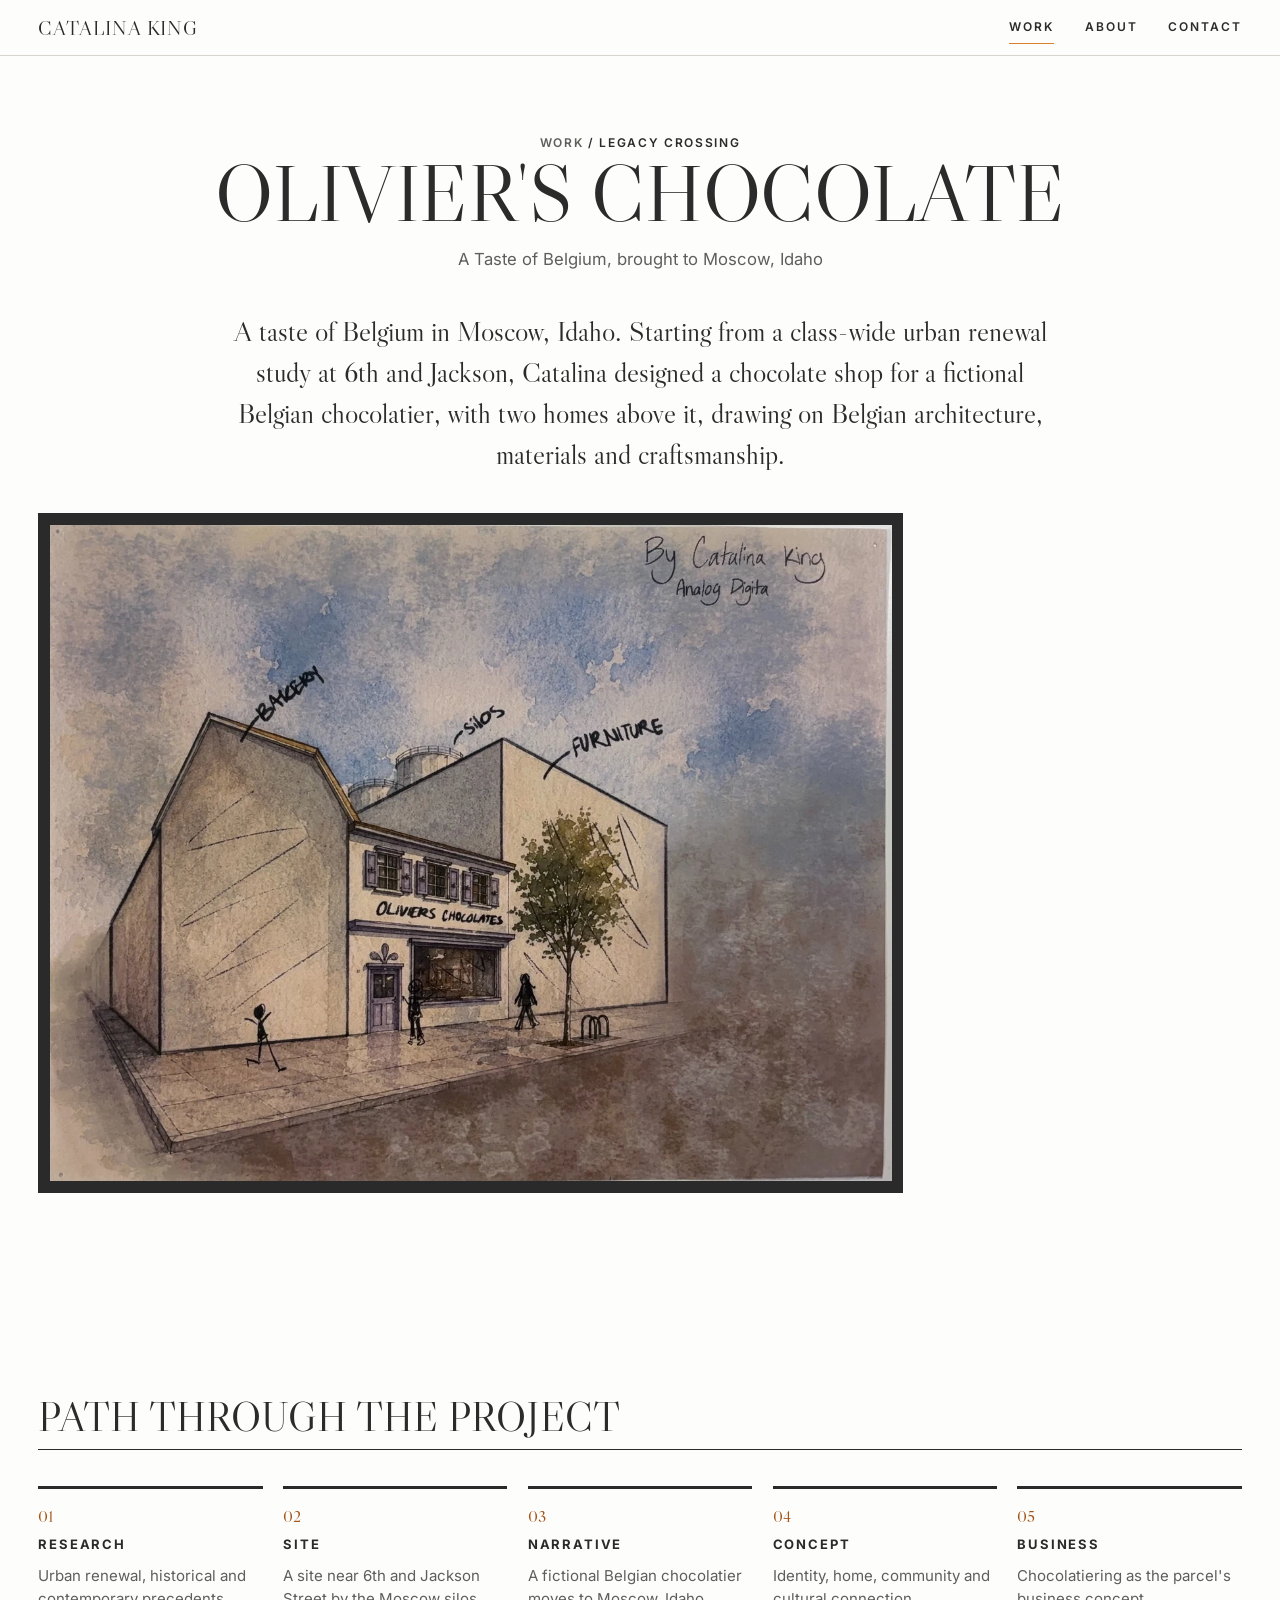
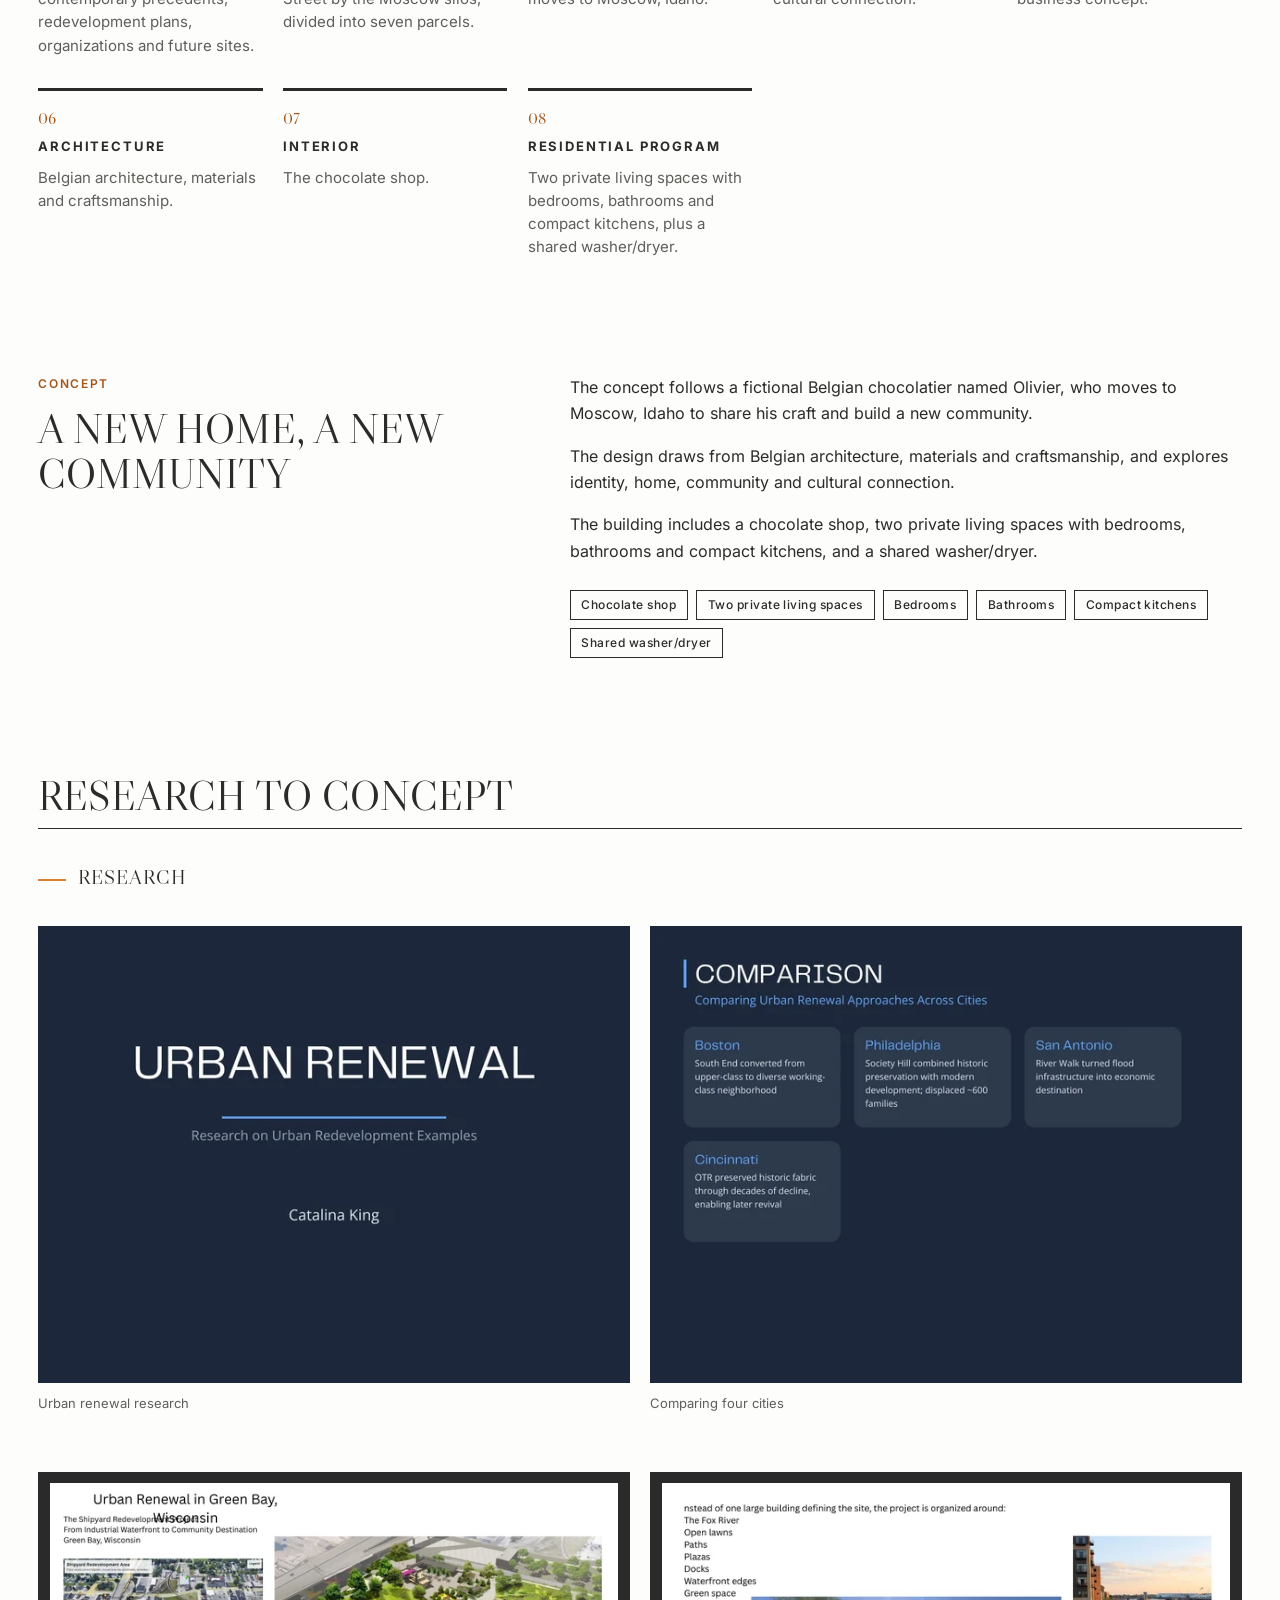
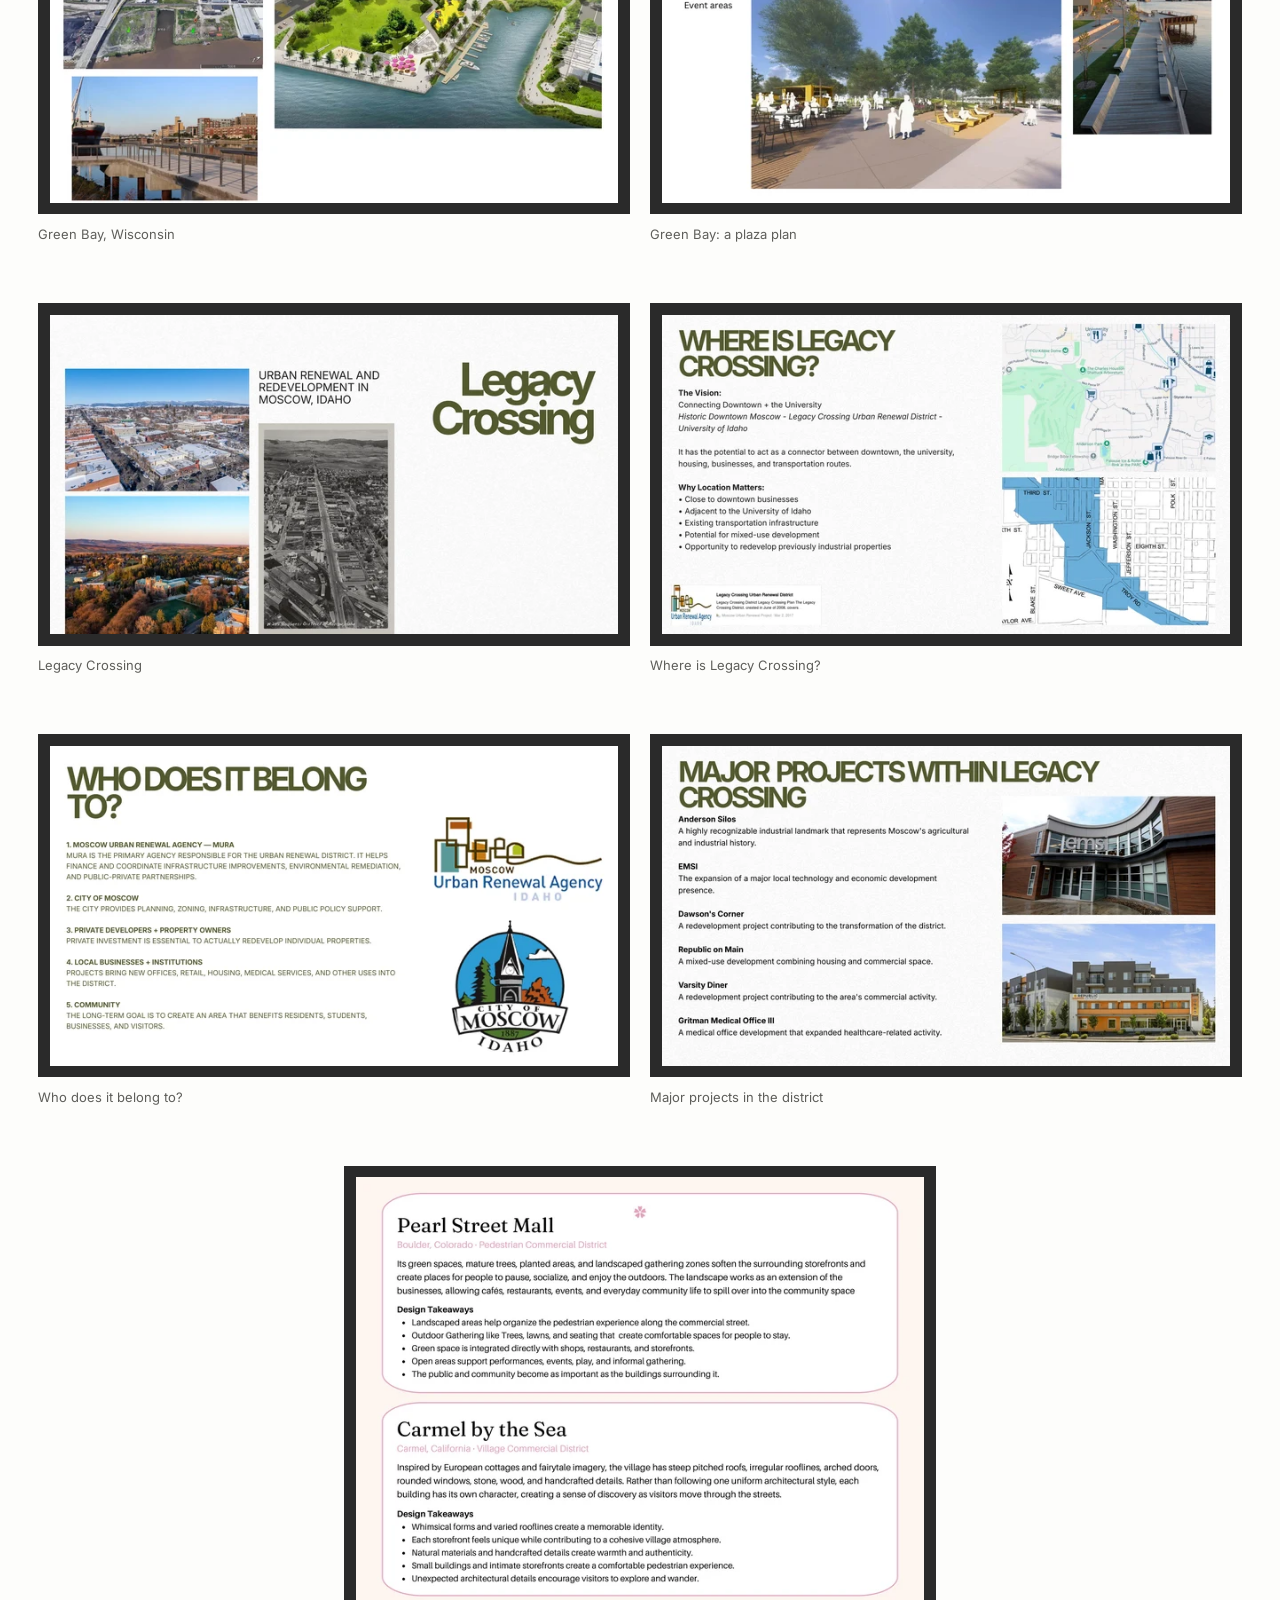
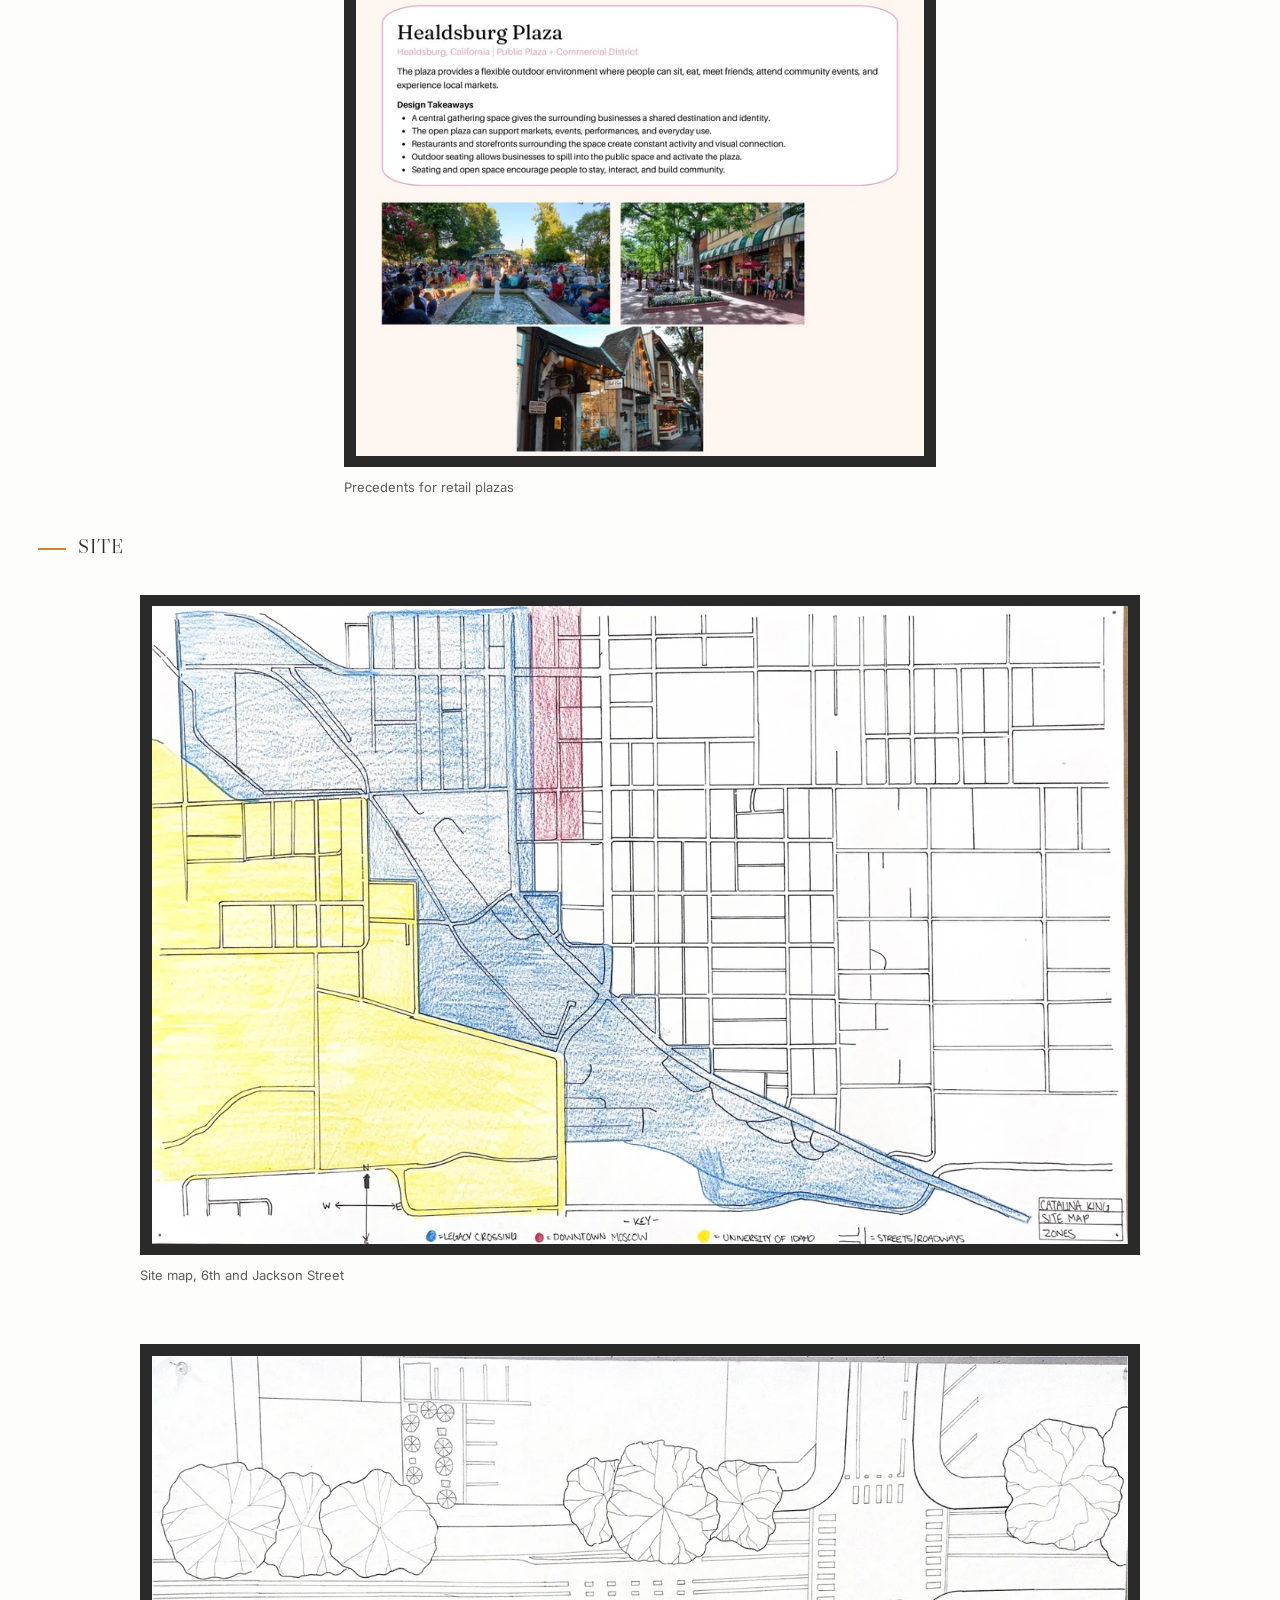
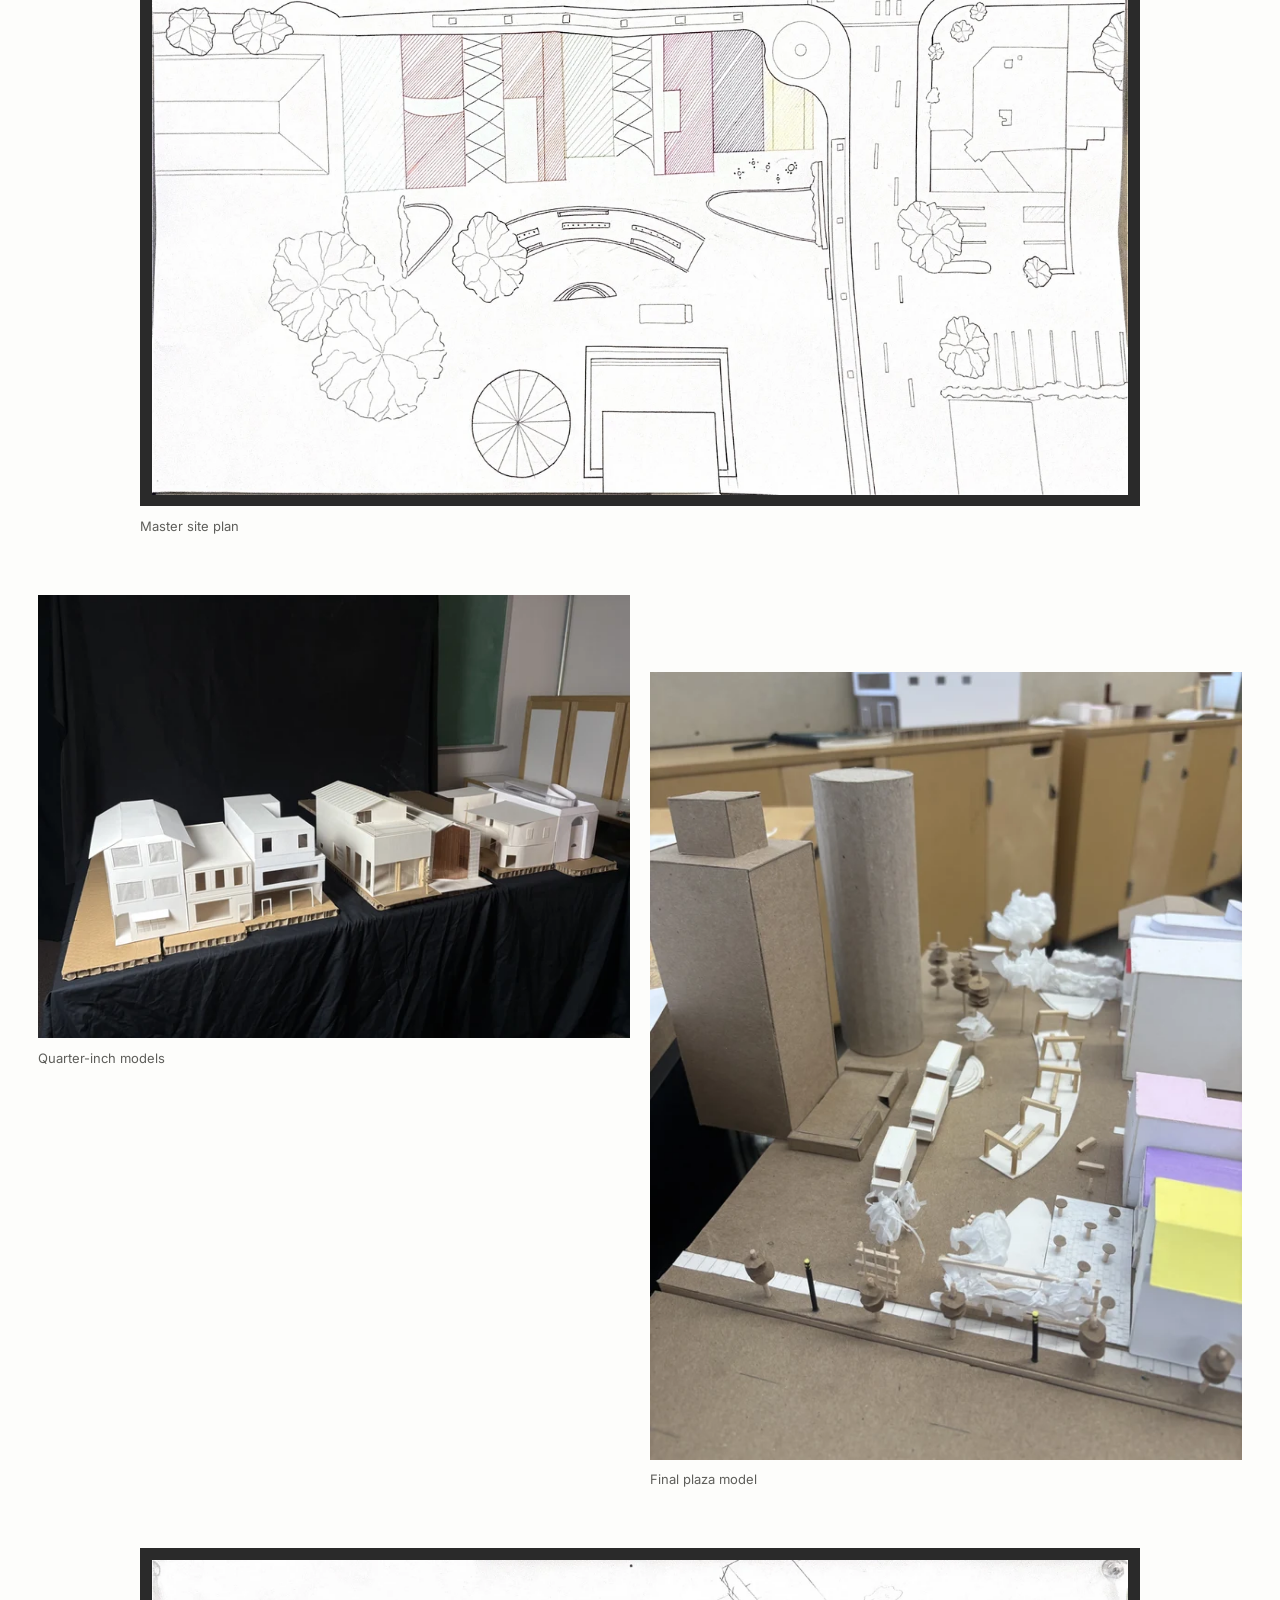
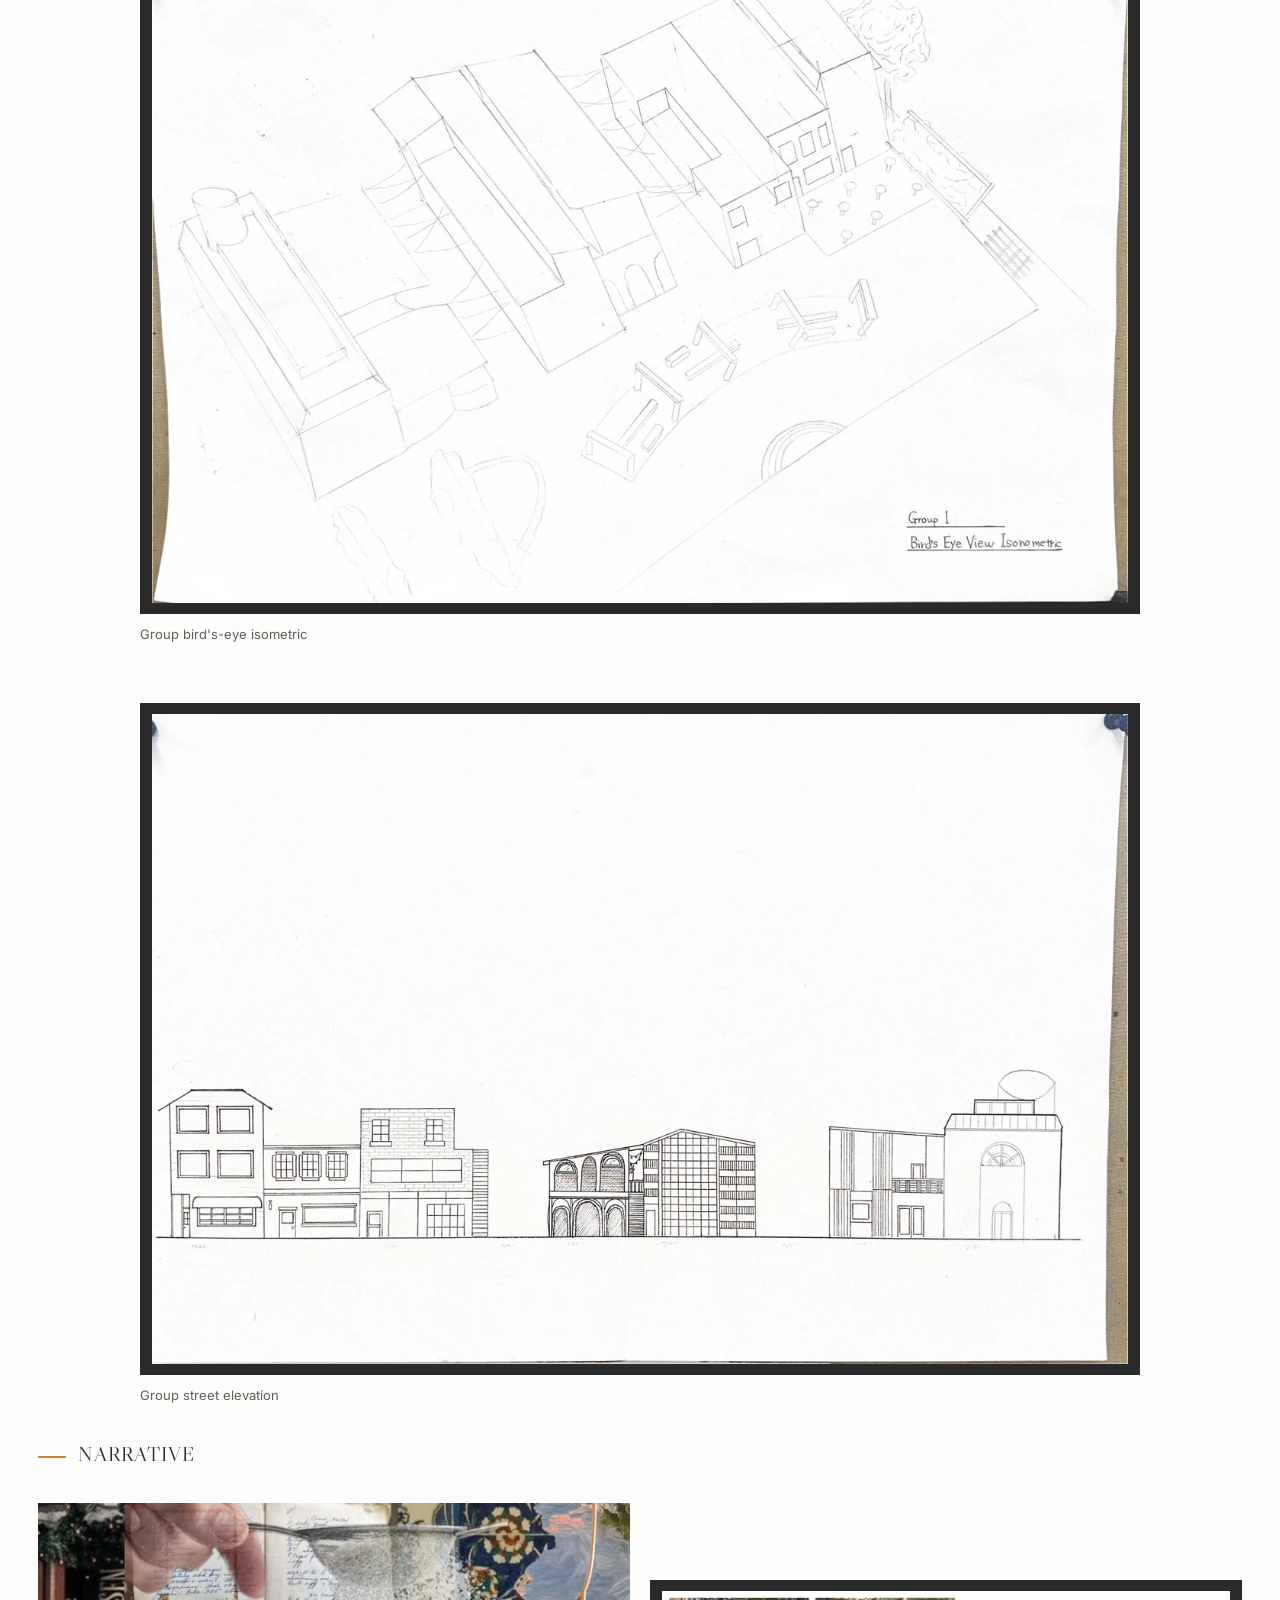
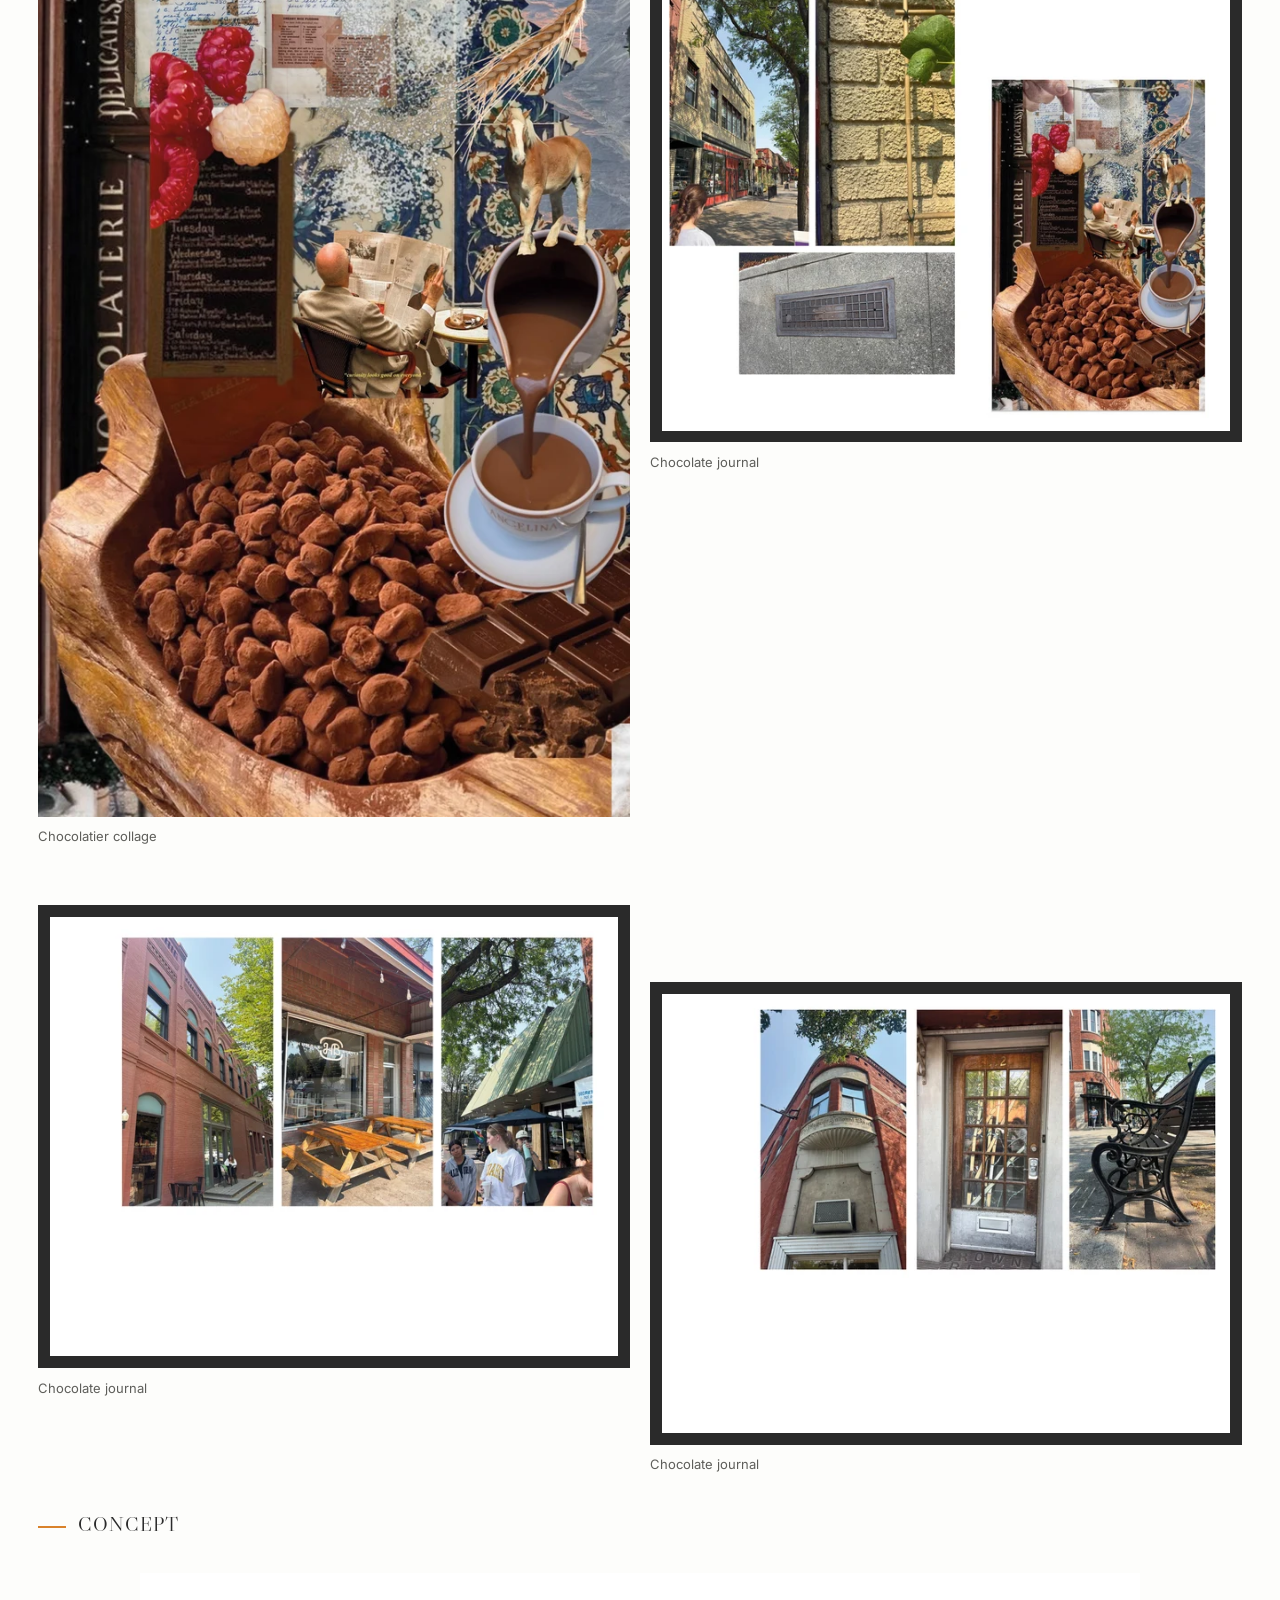
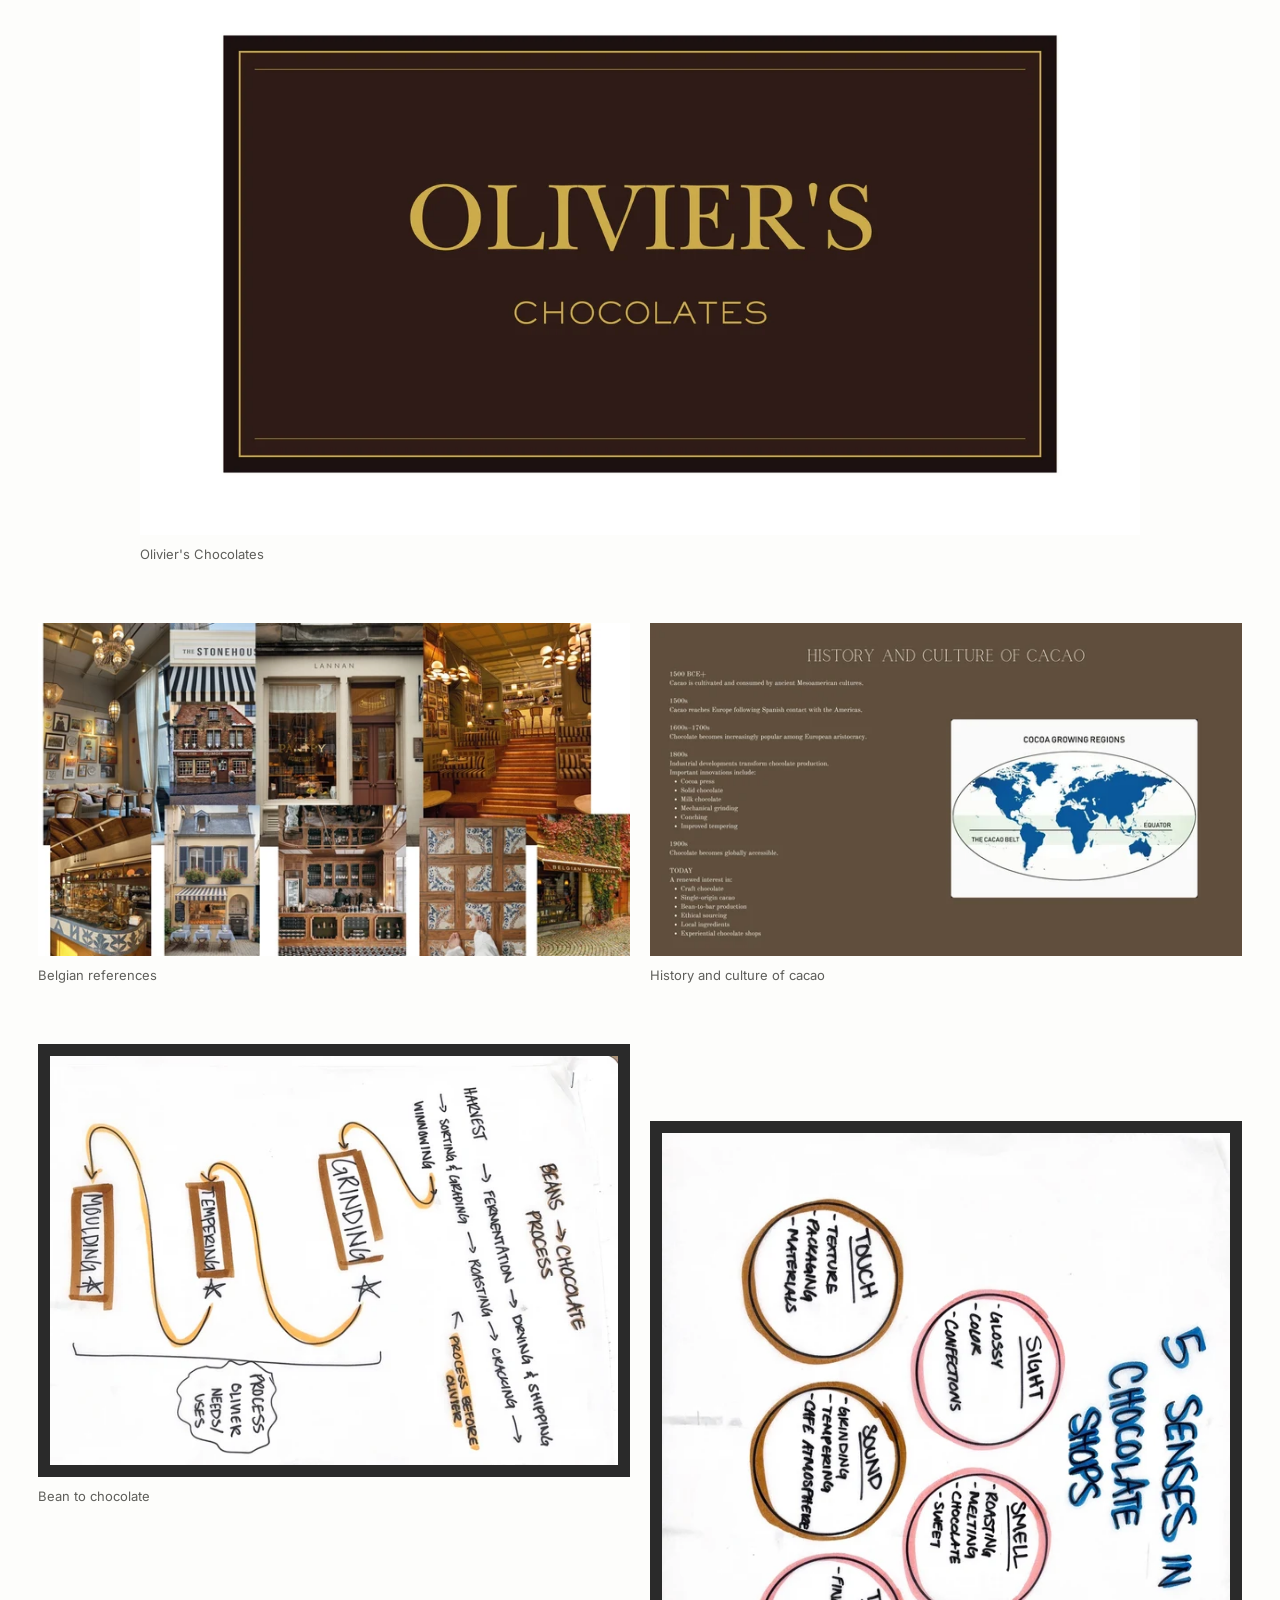
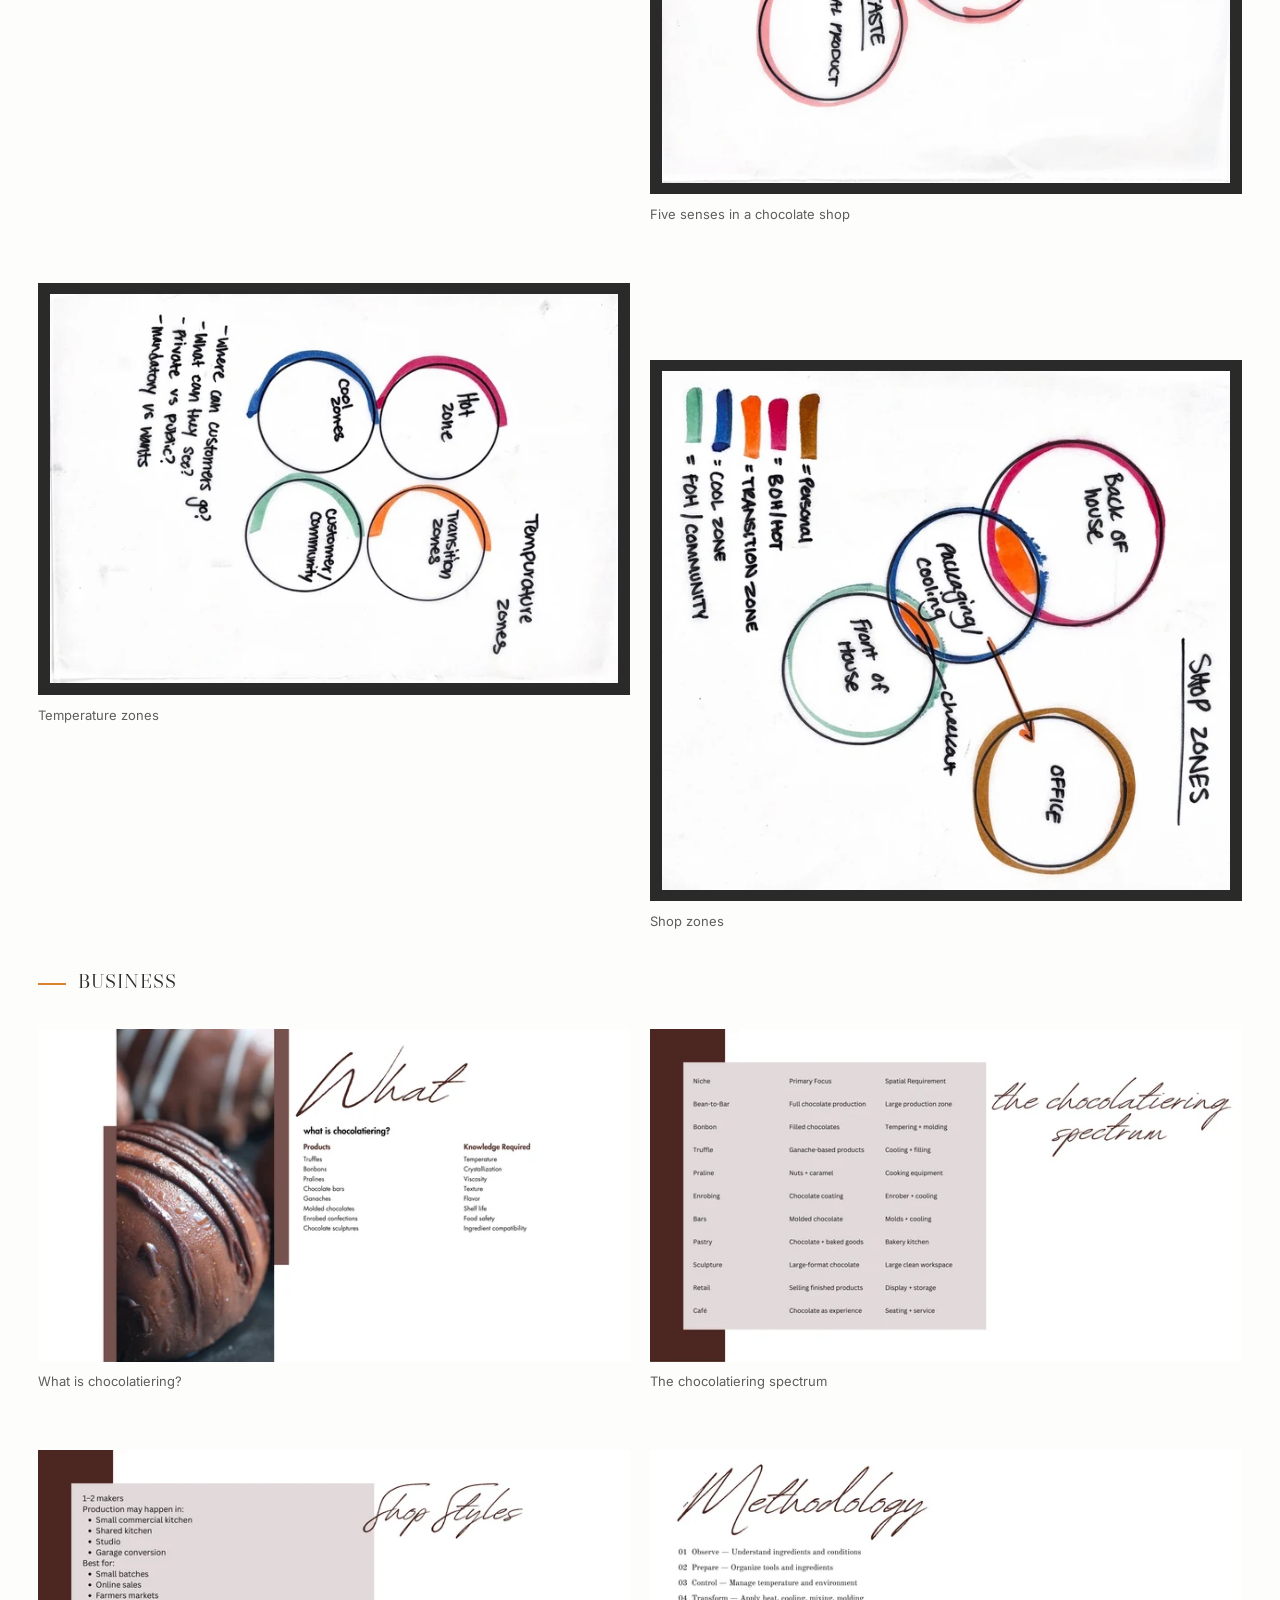
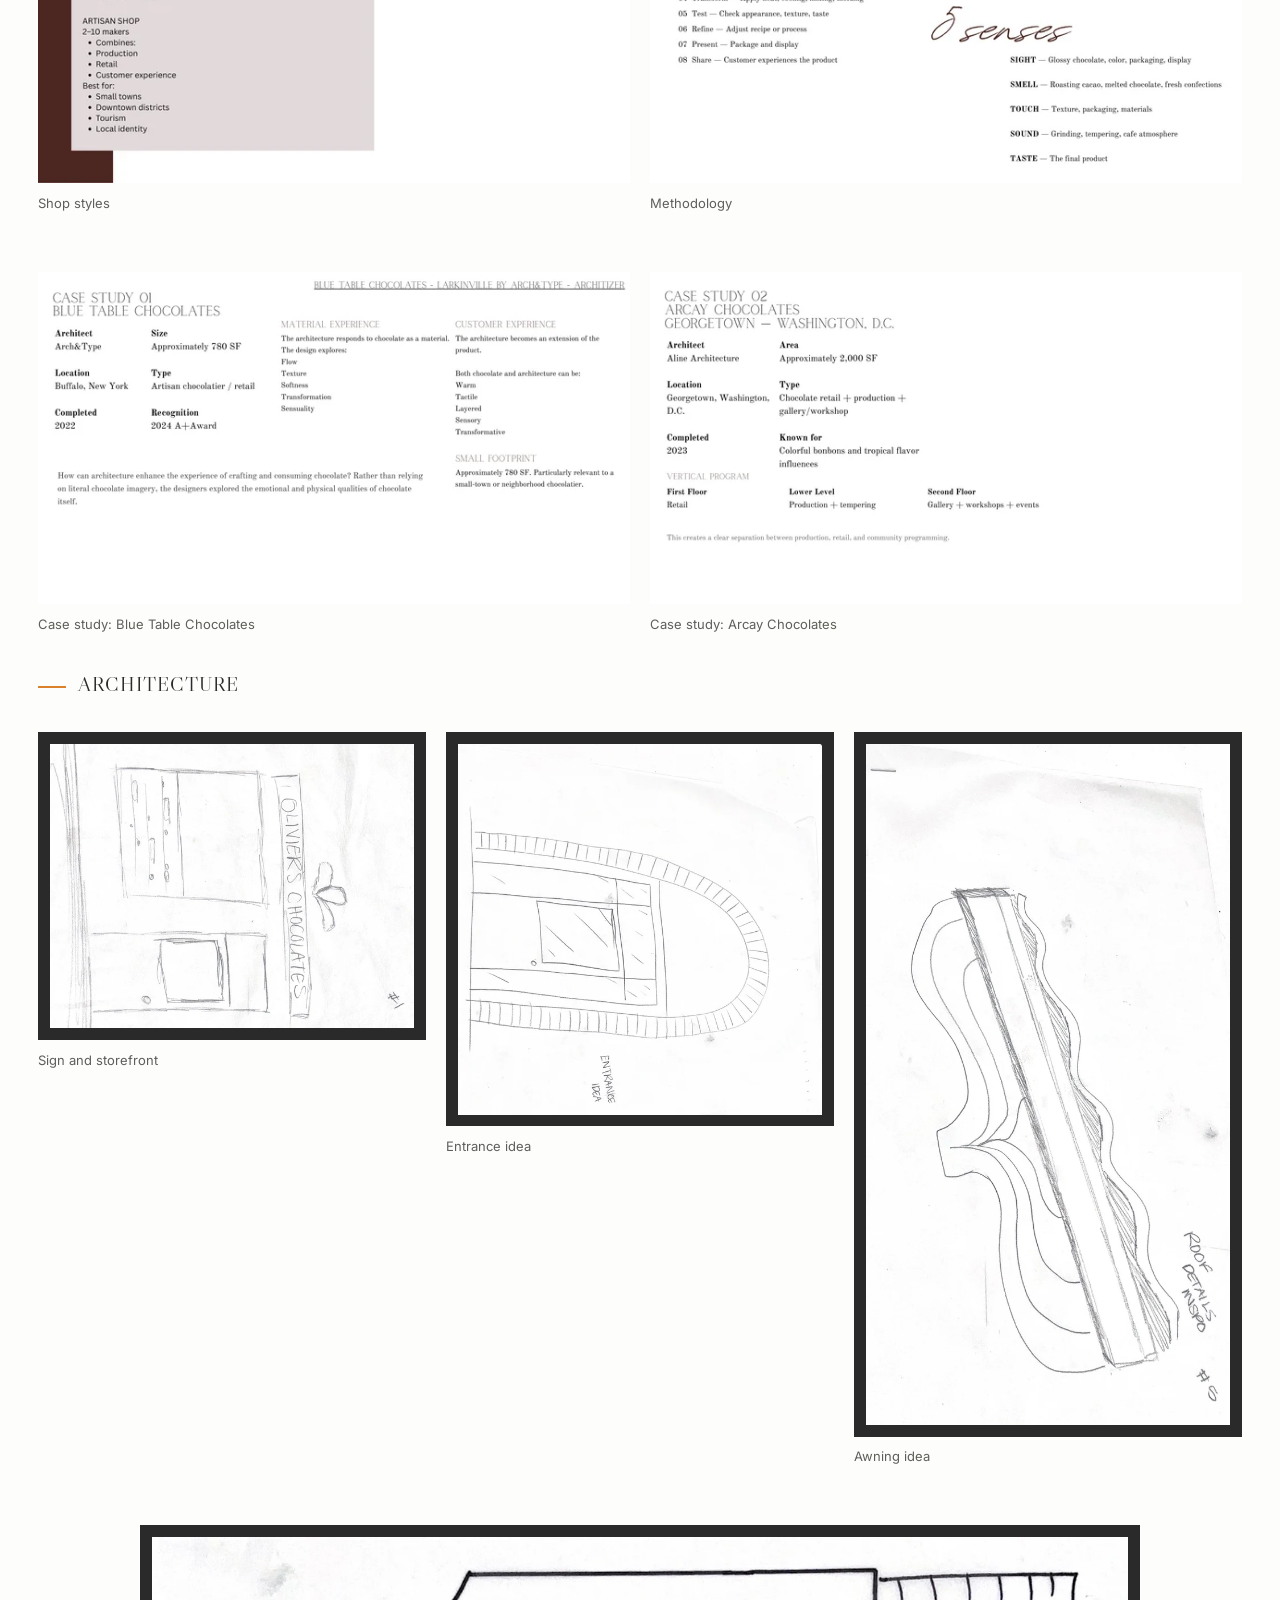
<file: site/projects/legacy-crossing/index.html>
<!doctype html>
<html lang="en">
<head>
<meta charset="utf-8">
<meta name="viewport" content="width=device-width, initial-scale=1">
<title>Olivier&#x27;s Chocolate — Catalina King</title>
<meta name="description" content="A collaborative urban renewal study near the Moscow silos, and one of its parcels: a chocolate shop with two homes, designed around a fictional Belgian chocolatier.">
<meta name="theme-color" content="#fdfdfb">
<meta property="og:type" content="website"><meta property="og:title" content="Olivier&#x27;s Chocolate — Catalina King"><meta property="og:description" content="A collaborative urban renewal study near the Moscow silos, and one of its parcels: a chocolate shop with two homes, designed around a fictional Belgian chocolatier."><meta property="og:site_name" content="Catalina King">
<link rel="preload" href="../../static/fonts/libre-caslon-display.woff2" as="font" type="font/woff2" crossorigin>
<link rel="stylesheet" href="../../static/css/styles.css">
<script>document.documentElement.classList.add("js")</script>

</head>
<body>
<a class="skip" href="#main">Skip to content</a>
<div class="progress" aria-hidden="true"><span></span></div>
<header class="site-header">
  <div class="site-header__inner">
    <a class="wordmark" href="../../index.html" aria-label="Catalina King — home">Catalina King</a>
    <nav aria-label="Primary"><a href="../../work/" aria-current="page">Work</a><a href="../../about/">About</a><a href="../../contact/">Contact</a></nav>
  </div>
</header>
<main id="main" data-prev="../../projects/casa-de-luz-y-tierra/" data-next="../../projects/philips-field-station/">
<article>
<header class="wrap project-head">
  <p class="eyebrow"><a href="../../work/">Work</a> / Legacy Crossing</p>
  <h1 class="title">Olivier&#x27;s Chocolate</h1>
  <p class="subtitle">A Taste of Belgium, brought to Moscow, Idaho</p>
  <p class="pitch">A taste of Belgium in Moscow, Idaho. Starting from a class-wide urban renewal study at 6th and Jackson, Catalina designed a chocolate shop for a fictional Belgian chocolatier, with two homes above it, drawing on Belgian architecture, materials and craftsmanship.</p>
</header>
<div class="wrap"><figure class="fig fig--full fig--framed" style="--nat:3200px;--r:1.2810"><a class="fig__link" href="../../assets/images/legacy-crossing/hero.jpg" data-lightbox data-caption="Watercolor perspective of Olivier&#x27;s Chocolates on the corner, with notes for the bakery, silos and furniture" aria-label="View larger: Watercolor perspective of Olivier&#x27;s Chocolates on the corner, with notes for the bakery, silos and furniture"><img src="../../assets/images/legacy-crossing/hero.jpg" alt="Watercolor perspective of Olivier&#x27;s Chocolates on the corner, with notes for the bakery, silos and furniture" srcset="../../assets/images/legacy-crossing/hero-640.webp 640w, ../../assets/images/legacy-crossing/hero-1280.webp 1280w, ../../assets/images/legacy-crossing/hero-1920.webp 1920w, ../../assets/images/legacy-crossing/hero.jpg 3200w" sizes="(min-width: 1700px) 1600px, 100vw" width="3200" height="2498" fetchpriority="high" decoding="async"></a></figure></div>
<nav class="subnav" aria-label="On this page"><div class="subnav__inner"><a href="#concept">Concept</a><a href="#process">Research to Concept</a><a href="#plans">Plans</a><a href="#elevations">Sections</a><a href="#renderings">Interior &amp; Street</a></div></nav>
<section class="wrap section" aria-labelledby="h-path">
  <div class="section__head"><h2 id="h-path" class="h2">Path through the project</h2></div>
  <ol class="steps"><li data-reveal><span class="step__n" aria-hidden="true">01</span><h3>Research</h3><p>Urban renewal, historical and contemporary precedents, redevelopment plans, organizations and future sites.</p></li><li data-reveal><span class="step__n" aria-hidden="true">02</span><h3>Site</h3><p>A site near 6th and Jackson Street by the Moscow silos, divided into seven parcels.</p></li><li data-reveal><span class="step__n" aria-hidden="true">03</span><h3>Narrative</h3><p>A fictional Belgian chocolatier moves to Moscow, Idaho.</p></li><li data-reveal><span class="step__n" aria-hidden="true">04</span><h3>Concept</h3><p>Identity, home, community and cultural connection.</p></li><li data-reveal><span class="step__n" aria-hidden="true">05</span><h3>Business</h3><p>Chocolatiering as the parcel&#x27;s business concept.</p></li><li data-reveal><span class="step__n" aria-hidden="true">06</span><h3>Architecture</h3><p>Belgian architecture, materials and craftsmanship.</p></li><li data-reveal><span class="step__n" aria-hidden="true">07</span><h3>Interior</h3><p>The chocolate shop.</p></li><li data-reveal><span class="step__n" aria-hidden="true">08</span><h3>Residential program</h3><p>Two private living spaces with bedrooms, bathrooms and compact kitchens, plus a shared washer/dryer.</p></li></ol>
</section>
<section class="wrap section" id="concept" aria-labelledby="h-concept">
  <div class="concept">
    <div class="concept__title"><p class="eyebrow">Concept</p><h2 id="h-concept" class="h2">A new home, a new community</h2></div>
    <div class="concept__body prose"><p>The concept follows a fictional Belgian chocolatier named Olivier, who moves to Moscow, Idaho to share his craft and build a new community.</p><p>The design draws from Belgian architecture, materials and craftsmanship, and explores identity, home, community and cultural connection.</p><p>The building includes a chocolate shop, two private living spaces with bedrooms, bathrooms and compact kitchens, and a shared washer/dryer.</p><ul class="chips" aria-label="Includes"><li>Chocolate shop</li><li>Two private living spaces</li><li>Bedrooms</li><li>Bathrooms</li><li>Compact kitchens</li><li>Shared washer/dryer</li></ul></div>
  </div>
  
</section><section class="wrap section" id="process" aria-labelledby="h-process"><div class="section__head"><h2 id="h-process" class="h2">Research to Concept</h2></div><h3 class="stage-title">Research</h3><div class="grid"><figure class="fig fig--left" data-reveal style="--nat:2772px;--r:1.2941"><a class="fig__link" href="../../assets/images/legacy-crossing/ur-title.jpg" data-lightbox data-caption="Urban renewal research" aria-label="View larger: Title slide: Urban Renewal, research on urban redevelopment examples"><img src="../../assets/images/legacy-crossing/ur-title.jpg" alt="Title slide: Urban Renewal, research on urban redevelopment examples" srcset="../../assets/images/legacy-crossing/ur-title-640.webp 640w, ../../assets/images/legacy-crossing/ur-title-1280.webp 1280w, ../../assets/images/legacy-crossing/ur-title-1920.webp 1920w, ../../assets/images/legacy-crossing/ur-title.jpg 2772w" sizes="(min-width: 800px) 50vw, 100vw" width="2772" height="2142" loading="lazy" decoding="async"></a><figcaption>Urban renewal research</figcaption></figure><figure class="fig fig--right" data-reveal style="--nat:2772px;--r:1.2941"><a class="fig__link" href="../../assets/images/legacy-crossing/ur-comparison.jpg" data-lightbox data-caption="Comparing four cities" aria-label="View larger: Slide comparing urban renewal in Boston, Philadelphia, San Antonio and Cincinnati"><img src="../../assets/images/legacy-crossing/ur-comparison.jpg" alt="Slide comparing urban renewal in Boston, Philadelphia, San Antonio and Cincinnati" srcset="../../assets/images/legacy-crossing/ur-comparison-640.webp 640w, ../../assets/images/legacy-crossing/ur-comparison-1280.webp 1280w, ../../assets/images/legacy-crossing/ur-comparison-1920.webp 1920w, ../../assets/images/legacy-crossing/ur-comparison.jpg 2772w" sizes="(min-width: 800px) 50vw, 100vw" width="2772" height="2142" loading="lazy" decoding="async"></a><figcaption>Comparing four cities</figcaption></figure><figure class="fig fig--left fig--framed" data-reveal style="--nat:3200px;--r:1.7778"><a class="fig__link" href="../../assets/images/legacy-crossing/green-bay-1.jpg" data-lightbox data-caption="Green Bay, Wisconsin" aria-label="View larger: Slide on the Shipyard redevelopment in Green Bay, Wisconsin"><img src="../../assets/images/legacy-crossing/green-bay-1.jpg" alt="Slide on the Shipyard redevelopment in Green Bay, Wisconsin" srcset="../../assets/images/legacy-crossing/green-bay-1-640.webp 640w, ../../assets/images/legacy-crossing/green-bay-1-1280.webp 1280w, ../../assets/images/legacy-crossing/green-bay-1-1920.webp 1920w, ../../assets/images/legacy-crossing/green-bay-1.jpg 3200w" sizes="(min-width: 800px) 50vw, 100vw" width="3200" height="1800" loading="lazy" decoding="async"></a><figcaption>Green Bay, Wisconsin</figcaption></figure><figure class="fig fig--right fig--framed" data-reveal style="--nat:3200px;--r:1.7778"><a class="fig__link" href="../../assets/images/legacy-crossing/green-bay-2.jpg" data-lightbox data-caption="Green Bay: a plaza plan" aria-label="View larger: Slide describing the Green Bay Shipyard plan: lawns, plazas, docks and event areas"><img src="../../assets/images/legacy-crossing/green-bay-2.jpg" alt="Slide describing the Green Bay Shipyard plan: lawns, plazas, docks and event areas" srcset="../../assets/images/legacy-crossing/green-bay-2-640.webp 640w, ../../assets/images/legacy-crossing/green-bay-2-1280.webp 1280w, ../../assets/images/legacy-crossing/green-bay-2-1920.webp 1920w, ../../assets/images/legacy-crossing/green-bay-2.jpg 3200w" sizes="(min-width: 800px) 50vw, 100vw" width="3200" height="1800" loading="lazy" decoding="async"></a><figcaption>Green Bay: a plaza plan</figcaption></figure><figure class="fig fig--left fig--framed" data-reveal style="--nat:3200px;--r:1.7778"><a class="fig__link" href="../../assets/images/legacy-crossing/lc-title.jpg" data-lightbox data-caption="Legacy Crossing" aria-label="View larger: Slide: Legacy Crossing, urban renewal and redevelopment in Moscow, Idaho"><img src="../../assets/images/legacy-crossing/lc-title.jpg" alt="Slide: Legacy Crossing, urban renewal and redevelopment in Moscow, Idaho" srcset="../../assets/images/legacy-crossing/lc-title-640.webp 640w, ../../assets/images/legacy-crossing/lc-title-1280.webp 1280w, ../../assets/images/legacy-crossing/lc-title-1920.webp 1920w, ../../assets/images/legacy-crossing/lc-title.jpg 3200w" sizes="(min-width: 800px) 50vw, 100vw" width="3200" height="1800" loading="lazy" decoding="async"></a><figcaption>Legacy Crossing</figcaption></figure><figure class="fig fig--right fig--framed" data-reveal style="--nat:3200px;--r:1.7778"><a class="fig__link" href="../../assets/images/legacy-crossing/lc-where.jpg" data-lightbox data-caption="Where is Legacy Crossing?" aria-label="View larger: Slide mapping where Legacy Crossing sits between downtown Moscow and the university"><img src="../../assets/images/legacy-crossing/lc-where.jpg" alt="Slide mapping where Legacy Crossing sits between downtown Moscow and the university" srcset="../../assets/images/legacy-crossing/lc-where-640.webp 640w, ../../assets/images/legacy-crossing/lc-where-1280.webp 1280w, ../../assets/images/legacy-crossing/lc-where-1920.webp 1920w, ../../assets/images/legacy-crossing/lc-where.jpg 3200w" sizes="(min-width: 800px) 50vw, 100vw" width="3200" height="1800" loading="lazy" decoding="async"></a><figcaption>Where is Legacy Crossing?</figcaption></figure><figure class="fig fig--left fig--framed" data-reveal style="--nat:3200px;--r:1.7778"><a class="fig__link" href="../../assets/images/legacy-crossing/lc-who.jpg" data-lightbox data-caption="Who does it belong to?" aria-label="View larger: Slide on the organizations responsible for the Legacy Crossing district"><img src="../../assets/images/legacy-crossing/lc-who.jpg" alt="Slide on the organizations responsible for the Legacy Crossing district" srcset="../../assets/images/legacy-crossing/lc-who-640.webp 640w, ../../assets/images/legacy-crossing/lc-who-1280.webp 1280w, ../../assets/images/legacy-crossing/lc-who-1920.webp 1920w, ../../assets/images/legacy-crossing/lc-who.jpg 3200w" sizes="(min-width: 800px) 50vw, 100vw" width="3200" height="1800" loading="lazy" decoding="async"></a><figcaption>Who does it belong to?</figcaption></figure><figure class="fig fig--right fig--framed" data-reveal style="--nat:3200px;--r:1.7778"><a class="fig__link" href="../../assets/images/legacy-crossing/lc-projects.jpg" data-lightbox data-caption="Major projects in the district" aria-label="View larger: Slide on major projects within Legacy Crossing"><img src="../../assets/images/legacy-crossing/lc-projects.jpg" alt="Slide on major projects within Legacy Crossing" srcset="../../assets/images/legacy-crossing/lc-projects-640.webp 640w, ../../assets/images/legacy-crossing/lc-projects-1280.webp 1280w, ../../assets/images/legacy-crossing/lc-projects-1920.webp 1920w, ../../assets/images/legacy-crossing/lc-projects.jpg 3200w" sizes="(min-width: 800px) 50vw, 100vw" width="3200" height="1800" loading="lazy" decoding="async"></a><figcaption>Major projects in the district</figcaption></figure><figure class="fig fig--tall fig--framed" data-reveal style="--nat:2071px;--r:0.6472"><a class="fig__link" href="../../assets/images/legacy-crossing/precedent-plazas.jpg" data-lightbox data-caption="Precedents for retail plazas" aria-label="View larger: Precedent sheet on Pearl Street Mall, Carmel by the Sea and Healdsburg Plaza"><img src="../../assets/images/legacy-crossing/precedent-plazas.jpg" alt="Precedent sheet on Pearl Street Mall, Carmel by the Sea and Healdsburg Plaza" srcset="../../assets/images/legacy-crossing/precedent-plazas-640.webp 640w, ../../assets/images/legacy-crossing/precedent-plazas-1280.webp 1280w, ../../assets/images/legacy-crossing/precedent-plazas-1920.webp 1920w, ../../assets/images/legacy-crossing/precedent-plazas.jpg 2071w" sizes="(min-width: 800px) 50vw, 100vw" width="2071" height="3200" loading="lazy" decoding="async"></a><figcaption>Precedents for retail plazas</figcaption></figure></div><h3 class="stage-title">Site</h3><div class="grid"><figure class="fig fig--wide fig--framed" data-reveal style="--nat:3168px;--r:1.5312"><a class="fig__link" href="../../assets/images/legacy-crossing/site-map.jpg" data-lightbox data-caption="Site map, 6th and Jackson Street" aria-label="View larger: Hand-colored map of the Legacy Crossing district and its neighbors in Moscow, Idaho"><img src="../../assets/images/legacy-crossing/site-map.jpg" alt="Hand-colored map of the Legacy Crossing district and its neighbors in Moscow, Idaho" srcset="../../assets/images/legacy-crossing/site-map-640.webp 640w, ../../assets/images/legacy-crossing/site-map-1280.webp 1280w, ../../assets/images/legacy-crossing/site-map-1920.webp 1920w, ../../assets/images/legacy-crossing/site-map.jpg 3168w" sizes="(min-width: 1000px) 83vw, 100vw" width="3168" height="2069" loading="lazy" decoding="async"></a><figcaption>Site map, 6th and Jackson Street</figcaption></figure><figure class="fig fig--wide fig--framed" data-reveal style="--nat:2282px;--r:1.3206"><a class="fig__link" href="../../assets/images/legacy-crossing/master-site-plan.jpg" data-lightbox data-caption="Master site plan" aria-label="View larger: Master site plan of the parcels around the plaza, hand colored by use"><img src="../../assets/images/legacy-crossing/master-site-plan.jpg" alt="Master site plan of the parcels around the plaza, hand colored by use" srcset="../../assets/images/legacy-crossing/master-site-plan-640.webp 640w, ../../assets/images/legacy-crossing/master-site-plan-1280.webp 1280w, ../../assets/images/legacy-crossing/master-site-plan-1920.webp 1920w, ../../assets/images/legacy-crossing/master-site-plan.jpg 2282w" sizes="(min-width: 1000px) 83vw, 100vw" width="2282" height="1728" loading="lazy" decoding="async"></a><figcaption>Master site plan</figcaption></figure><figure class="fig fig--left" data-reveal style="--nat:3200px;--r:1.3333"><a class="fig__link" href="../../assets/images/legacy-crossing/models-quarter-inch.jpg" data-lightbox data-caption="Quarter-inch models" aria-label="View larger: Quarter-inch white models of the parcel buildings lined up on a table"><img src="../../assets/images/legacy-crossing/models-quarter-inch.jpg" alt="Quarter-inch white models of the parcel buildings lined up on a table" srcset="../../assets/images/legacy-crossing/models-quarter-inch-640.webp 640w, ../../assets/images/legacy-crossing/models-quarter-inch-1280.webp 1280w, ../../assets/images/legacy-crossing/models-quarter-inch-1920.webp 1920w, ../../assets/images/legacy-crossing/models-quarter-inch.jpg 3200w" sizes="(min-width: 800px) 50vw, 100vw" width="3200" height="2400" loading="lazy" decoding="async"></a><figcaption>Quarter-inch models</figcaption></figure><figure class="fig fig--right fig--lift" data-reveal style="--nat:2400px;--r:0.7500"><a class="fig__link" href="../../assets/images/legacy-crossing/model-plaza.jpg" data-lightbox data-caption="Final plaza model" aria-label="View larger: Final plaza model with colored parcel buildings and small trees"><img src="../../assets/images/legacy-crossing/model-plaza.jpg" alt="Final plaza model with colored parcel buildings and small trees" srcset="../../assets/images/legacy-crossing/model-plaza-640.webp 640w, ../../assets/images/legacy-crossing/model-plaza-1280.webp 1280w, ../../assets/images/legacy-crossing/model-plaza-1920.webp 1920w, ../../assets/images/legacy-crossing/model-plaza.jpg 2400w" sizes="(min-width: 800px) 50vw, 100vw" width="2400" height="3200" loading="lazy" decoding="async"></a><figcaption>Final plaza model</figcaption></figure><figure class="fig fig--wide fig--framed" data-reveal style="--nat:2603px;--r:1.5178"><a class="fig__link" href="../../assets/images/legacy-crossing/group-isometric.jpg" data-lightbox data-caption="Group bird&#x27;s-eye isometric" aria-label="View larger: Bird&#x27;s-eye pencil isometric of the plaza and its parcels"><img src="../../assets/images/legacy-crossing/group-isometric.jpg" alt="Bird&#x27;s-eye pencil isometric of the plaza and its parcels" srcset="../../assets/images/legacy-crossing/group-isometric-640.webp 640w, ../../assets/images/legacy-crossing/group-isometric-1280.webp 1280w, ../../assets/images/legacy-crossing/group-isometric-1920.webp 1920w, ../../assets/images/legacy-crossing/group-isometric.jpg 2603w" sizes="(min-width: 1000px) 83vw, 100vw" width="2603" height="1715" loading="lazy" decoding="async"></a><figcaption>Group bird&#x27;s-eye isometric</figcaption></figure><figure class="fig fig--wide fig--framed" data-reveal style="--nat:2530px;--r:1.5033"><a class="fig__link" href="../../assets/images/legacy-crossing/group-elevation.jpg" data-lightbox data-caption="Group street elevation" aria-label="View larger: Street elevation of the seven parcels side by side"><img src="../../assets/images/legacy-crossing/group-elevation.jpg" alt="Street elevation of the seven parcels side by side" srcset="../../assets/images/legacy-crossing/group-elevation-640.webp 640w, ../../assets/images/legacy-crossing/group-elevation-1280.webp 1280w, ../../assets/images/legacy-crossing/group-elevation-1920.webp 1920w, ../../assets/images/legacy-crossing/group-elevation.jpg 2530w" sizes="(min-width: 1000px) 83vw, 100vw" width="2530" height="1683" loading="lazy" decoding="async"></a><figcaption>Group street elevation</figcaption></figure></div><h3 class="stage-title">Narrative</h3><div class="grid"><figure class="fig fig--left" data-reveal style="--nat:2071px;--r:0.6472"><a class="fig__link" href="../../assets/images/legacy-crossing/collage.jpg" data-lightbox data-caption="Chocolatier collage" aria-label="View larger: Collage of a chocolaterie, a tray of truffles, hot chocolate and raspberries"><img src="../../assets/images/legacy-crossing/collage.jpg" alt="Collage of a chocolaterie, a tray of truffles, hot chocolate and raspberries" srcset="../../assets/images/legacy-crossing/collage-640.webp 640w, ../../assets/images/legacy-crossing/collage-1280.webp 1280w, ../../assets/images/legacy-crossing/collage-1920.webp 1920w, ../../assets/images/legacy-crossing/collage.jpg 2071w" sizes="(min-width: 800px) 50vw, 100vw" width="2071" height="3200" loading="lazy" decoding="async"></a><figcaption>Chocolatier collage</figcaption></figure><figure class="fig fig--right fig--lift fig--framed" data-reveal style="--nat:2772px;--r:1.2941"><a class="fig__link" href="../../assets/images/legacy-crossing/journal-1.jpg" data-lightbox data-caption="Chocolate journal" aria-label="View larger: Chocolate journal: street photographs and a collage of truffles"><img src="../../assets/images/legacy-crossing/journal-1.jpg" alt="Chocolate journal: street photographs and a collage of truffles" srcset="../../assets/images/legacy-crossing/journal-1-640.webp 640w, ../../assets/images/legacy-crossing/journal-1-1280.webp 1280w, ../../assets/images/legacy-crossing/journal-1-1920.webp 1920w, ../../assets/images/legacy-crossing/journal-1.jpg 2772w" sizes="(min-width: 800px) 50vw, 100vw" width="2772" height="2142" loading="lazy" decoding="async"></a><figcaption>Chocolate journal</figcaption></figure><figure class="fig fig--left fig--framed" data-reveal style="--nat:2772px;--r:1.2941"><a class="fig__link" href="../../assets/images/legacy-crossing/journal-3.jpg" data-lightbox data-caption="Chocolate journal" aria-label="View larger: Chocolate journal: photographs of brick storefronts and a patio"><img src="../../assets/images/legacy-crossing/journal-3.jpg" alt="Chocolate journal: photographs of brick storefronts and a patio" srcset="../../assets/images/legacy-crossing/journal-3-640.webp 640w, ../../assets/images/legacy-crossing/journal-3-1280.webp 1280w, ../../assets/images/legacy-crossing/journal-3-1920.webp 1920w, ../../assets/images/legacy-crossing/journal-3.jpg 2772w" sizes="(min-width: 800px) 50vw, 100vw" width="2772" height="2142" loading="lazy" decoding="async"></a><figcaption>Chocolate journal</figcaption></figure><figure class="fig fig--right fig--lift fig--framed" data-reveal style="--nat:2772px;--r:1.2941"><a class="fig__link" href="../../assets/images/legacy-crossing/journal-4.jpg" data-lightbox data-caption="Chocolate journal" aria-label="View larger: Chocolate journal: a corner window, a door and a bench"><img src="../../assets/images/legacy-crossing/journal-4.jpg" alt="Chocolate journal: a corner window, a door and a bench" srcset="../../assets/images/legacy-crossing/journal-4-640.webp 640w, ../../assets/images/legacy-crossing/journal-4-1280.webp 1280w, ../../assets/images/legacy-crossing/journal-4-1920.webp 1920w, ../../assets/images/legacy-crossing/journal-4.jpg 2772w" sizes="(min-width: 800px) 50vw, 100vw" width="2772" height="2142" loading="lazy" decoding="async"></a><figcaption>Chocolate journal</figcaption></figure></div><h3 class="stage-title">Concept</h3><div class="grid"><figure class="fig fig--wide" data-reveal style="--nat:3200px;--r:1.7778"><a class="fig__link" href="../../assets/images/legacy-crossing/olivier-logo.jpg" data-lightbox data-caption="Olivier&#x27;s Chocolates" aria-label="View larger: Olivier&#x27;s Chocolates logo in gold on dark brown"><img src="../../assets/images/legacy-crossing/olivier-logo.jpg" alt="Olivier&#x27;s Chocolates logo in gold on dark brown" srcset="../../assets/images/legacy-crossing/olivier-logo-640.webp 640w, ../../assets/images/legacy-crossing/olivier-logo-1280.webp 1280w, ../../assets/images/legacy-crossing/olivier-logo-1920.webp 1920w, ../../assets/images/legacy-crossing/olivier-logo.jpg 3200w" sizes="(min-width: 1000px) 83vw, 100vw" width="3200" height="1800" loading="lazy" decoding="async"></a><figcaption>Olivier&#x27;s Chocolates</figcaption></figure><figure class="fig fig--left" data-reveal style="--nat:3200px;--r:1.7778"><a class="fig__link" href="../../assets/images/legacy-crossing/olivier-inspiration.jpg" data-lightbox data-caption="Belgian references" aria-label="View larger: Collage of Belgian shopfronts, stairs, tile and chandeliers"><img src="../../assets/images/legacy-crossing/olivier-inspiration.jpg" alt="Collage of Belgian shopfronts, stairs, tile and chandeliers" srcset="../../assets/images/legacy-crossing/olivier-inspiration-640.webp 640w, ../../assets/images/legacy-crossing/olivier-inspiration-1280.webp 1280w, ../../assets/images/legacy-crossing/olivier-inspiration-1920.webp 1920w, ../../assets/images/legacy-crossing/olivier-inspiration.jpg 3200w" sizes="(min-width: 800px) 50vw, 100vw" width="3200" height="1800" loading="lazy" decoding="async"></a><figcaption>Belgian references</figcaption></figure><figure class="fig fig--right" data-reveal style="--nat:3200px;--r:1.7778"><a class="fig__link" href="../../assets/images/legacy-crossing/olivier-cacao.jpg" data-lightbox data-caption="History and culture of cacao" aria-label="View larger: Slide on the history and culture of cacao with a map of cocoa-growing regions"><img src="../../assets/images/legacy-crossing/olivier-cacao.jpg" alt="Slide on the history and culture of cacao with a map of cocoa-growing regions" srcset="../../assets/images/legacy-crossing/olivier-cacao-640.webp 640w, ../../assets/images/legacy-crossing/olivier-cacao-1280.webp 1280w, ../../assets/images/legacy-crossing/olivier-cacao-1920.webp 1920w, ../../assets/images/legacy-crossing/olivier-cacao.jpg 3200w" sizes="(min-width: 800px) 50vw, 100vw" width="3200" height="1800" loading="lazy" decoding="async"></a><figcaption>History and culture of cacao</figcaption></figure><figure class="fig fig--left fig--framed" data-reveal style="--nat:2777px;--r:1.3892"><a class="fig__link" href="../../assets/images/legacy-crossing/diagram-process.jpg" data-lightbox data-caption="Bean to chocolate" aria-label="View larger: Hand diagram of the bean-to-chocolate process: grinding, tempering, molding"><img src="../../assets/images/legacy-crossing/diagram-process.jpg" alt="Hand diagram of the bean-to-chocolate process: grinding, tempering, molding" srcset="../../assets/images/legacy-crossing/diagram-process-640.webp 640w, ../../assets/images/legacy-crossing/diagram-process-1280.webp 1280w, ../../assets/images/legacy-crossing/diagram-process-1920.webp 1920w, ../../assets/images/legacy-crossing/diagram-process.jpg 2777w" sizes="(min-width: 800px) 50vw, 100vw" width="2777" height="1999" loading="lazy" decoding="async"></a><figcaption>Bean to chocolate</figcaption></figure><figure class="fig fig--right fig--lift fig--framed" data-reveal style="--nat:2769px;--r:0.8741"><a class="fig__link" href="../../assets/images/legacy-crossing/diagram-senses.jpg" data-lightbox data-caption="Five senses in a chocolate shop" aria-label="View larger: Diagram of the five senses in a chocolate shop"><img src="../../assets/images/legacy-crossing/diagram-senses.jpg" alt="Diagram of the five senses in a chocolate shop" srcset="../../assets/images/legacy-crossing/diagram-senses-640.webp 640w, ../../assets/images/legacy-crossing/diagram-senses-1280.webp 1280w, ../../assets/images/legacy-crossing/diagram-senses-1920.webp 1920w, ../../assets/images/legacy-crossing/diagram-senses.jpg 2769w" sizes="(min-width: 800px) 50vw, 100vw" width="2769" height="3168" loading="lazy" decoding="async"></a><figcaption>Five senses in a chocolate shop</figcaption></figure><figure class="fig fig--left fig--framed" data-reveal style="--nat:3168px;--r:1.4613"><a class="fig__link" href="../../assets/images/legacy-crossing/diagram-temperature.jpg" data-lightbox data-caption="Temperature zones" aria-label="View larger: Diagram of hot, cool, transition and customer zones by temperature"><img src="../../assets/images/legacy-crossing/diagram-temperature.jpg" alt="Diagram of hot, cool, transition and customer zones by temperature" srcset="../../assets/images/legacy-crossing/diagram-temperature-640.webp 640w, ../../assets/images/legacy-crossing/diagram-temperature-1280.webp 1280w, ../../assets/images/legacy-crossing/diagram-temperature-1920.webp 1920w, ../../assets/images/legacy-crossing/diagram-temperature.jpg 3168w" sizes="(min-width: 800px) 50vw, 100vw" width="3168" height="2168" loading="lazy" decoding="async"></a><figcaption>Temperature zones</figcaption></figure><figure class="fig fig--right fig--lift fig--framed" data-reveal style="--nat:2890px;--r:1.0955"><a class="fig__link" href="../../assets/images/legacy-crossing/diagram-zones.jpg" data-lightbox data-caption="Shop zones" aria-label="View larger: Diagram of shop zones from front of house to back of house and office"><img src="../../assets/images/legacy-crossing/diagram-zones.jpg" alt="Diagram of shop zones from front of house to back of house and office" srcset="../../assets/images/legacy-crossing/diagram-zones-640.webp 640w, ../../assets/images/legacy-crossing/diagram-zones-1280.webp 1280w, ../../assets/images/legacy-crossing/diagram-zones-1920.webp 1920w, ../../assets/images/legacy-crossing/diagram-zones.jpg 2890w" sizes="(min-width: 800px) 50vw, 100vw" width="2890" height="2638" loading="lazy" decoding="async"></a><figcaption>Shop zones</figcaption></figure></div><h3 class="stage-title">Business</h3><div class="grid"><figure class="fig fig--left" data-reveal style="--nat:3200px;--r:1.7778"><a class="fig__link" href="../../assets/images/legacy-crossing/research-what.jpg" data-lightbox data-caption="What is chocolatiering?" aria-label="View larger: Slide: what is chocolatiering, with its products and knowledge required"><img src="../../assets/images/legacy-crossing/research-what.jpg" alt="Slide: what is chocolatiering, with its products and knowledge required" srcset="../../assets/images/legacy-crossing/research-what-640.webp 640w, ../../assets/images/legacy-crossing/research-what-1280.webp 1280w, ../../assets/images/legacy-crossing/research-what-1920.webp 1920w, ../../assets/images/legacy-crossing/research-what.jpg 3200w" sizes="(min-width: 800px) 50vw, 100vw" width="3200" height="1800" loading="lazy" decoding="async"></a><figcaption>What is chocolatiering?</figcaption></figure><figure class="fig fig--right" data-reveal style="--nat:3200px;--r:1.7778"><a class="fig__link" href="../../assets/images/legacy-crossing/research-spectrum.jpg" data-lightbox data-caption="The chocolatiering spectrum" aria-label="View larger: Slide: the chocolatiering spectrum from niche to program and space requirements"><img src="../../assets/images/legacy-crossing/research-spectrum.jpg" alt="Slide: the chocolatiering spectrum from niche to program and space requirements" srcset="../../assets/images/legacy-crossing/research-spectrum-640.webp 640w, ../../assets/images/legacy-crossing/research-spectrum-1280.webp 1280w, ../../assets/images/legacy-crossing/research-spectrum-1920.webp 1920w, ../../assets/images/legacy-crossing/research-spectrum.jpg 3200w" sizes="(min-width: 800px) 50vw, 100vw" width="3200" height="1800" loading="lazy" decoding="async"></a><figcaption>The chocolatiering spectrum</figcaption></figure><figure class="fig fig--left" data-reveal style="--nat:3200px;--r:1.7778"><a class="fig__link" href="../../assets/images/legacy-crossing/research-styles.jpg" data-lightbox data-caption="Shop styles" aria-label="View larger: Slide: shop styles from small studio to artisan shop"><img src="../../assets/images/legacy-crossing/research-styles.jpg" alt="Slide: shop styles from small studio to artisan shop" srcset="../../assets/images/legacy-crossing/research-styles-640.webp 640w, ../../assets/images/legacy-crossing/research-styles-1280.webp 1280w, ../../assets/images/legacy-crossing/research-styles-1920.webp 1920w, ../../assets/images/legacy-crossing/research-styles.jpg 3200w" sizes="(min-width: 800px) 50vw, 100vw" width="3200" height="1800" loading="lazy" decoding="async"></a><figcaption>Shop styles</figcaption></figure><figure class="fig fig--right" data-reveal style="--nat:3200px;--r:1.7778"><a class="fig__link" href="../../assets/images/legacy-crossing/research-method.jpg" data-lightbox data-caption="Methodology" aria-label="View larger: Slide: methodology and the five senses"><img src="../../assets/images/legacy-crossing/research-method.jpg" alt="Slide: methodology and the five senses" srcset="../../assets/images/legacy-crossing/research-method-640.webp 640w, ../../assets/images/legacy-crossing/research-method-1280.webp 1280w, ../../assets/images/legacy-crossing/research-method-1920.webp 1920w, ../../assets/images/legacy-crossing/research-method.jpg 3200w" sizes="(min-width: 800px) 50vw, 100vw" width="3200" height="1800" loading="lazy" decoding="async"></a><figcaption>Methodology</figcaption></figure><figure class="fig fig--left" data-reveal style="--nat:3200px;--r:1.7778"><a class="fig__link" href="../../assets/images/legacy-crossing/case-study-1.jpg" data-lightbox data-caption="Case study: Blue Table Chocolates" aria-label="View larger: Slide: case study of Blue Table Chocolates in Larkinville"><img src="../../assets/images/legacy-crossing/case-study-1.jpg" alt="Slide: case study of Blue Table Chocolates in Larkinville" srcset="../../assets/images/legacy-crossing/case-study-1-640.webp 640w, ../../assets/images/legacy-crossing/case-study-1-1280.webp 1280w, ../../assets/images/legacy-crossing/case-study-1-1920.webp 1920w, ../../assets/images/legacy-crossing/case-study-1.jpg 3200w" sizes="(min-width: 800px) 50vw, 100vw" width="3200" height="1800" loading="lazy" decoding="async"></a><figcaption>Case study: Blue Table Chocolates</figcaption></figure><figure class="fig fig--right" data-reveal style="--nat:3200px;--r:1.7778"><a class="fig__link" href="../../assets/images/legacy-crossing/case-study-2.jpg" data-lightbox data-caption="Case study: Arcay Chocolates" aria-label="View larger: Slide: case study of Arcay Chocolates in Washington, D.C."><img src="../../assets/images/legacy-crossing/case-study-2.jpg" alt="Slide: case study of Arcay Chocolates in Washington, D.C." srcset="../../assets/images/legacy-crossing/case-study-2-640.webp 640w, ../../assets/images/legacy-crossing/case-study-2-1280.webp 1280w, ../../assets/images/legacy-crossing/case-study-2-1920.webp 1920w, ../../assets/images/legacy-crossing/case-study-2.jpg 3200w" sizes="(min-width: 800px) 50vw, 100vw" width="3200" height="1800" loading="lazy" decoding="async"></a><figcaption>Case study: Arcay Chocolates</figcaption></figure></div><h3 class="stage-title">Architecture</h3><div class="grid"><figure class="fig fig--third fig--framed" data-reveal style="--nat:2320px;--r:1.2789"><a class="fig__link" href="../../assets/images/legacy-crossing/sketch-sign.jpg" data-lightbox data-caption="Sign and storefront" aria-label="View larger: Pencil sketch of the shop sign and storefront"><img src="../../assets/images/legacy-crossing/sketch-sign.jpg" alt="Pencil sketch of the shop sign and storefront" srcset="../../assets/images/legacy-crossing/sketch-sign-640.webp 640w, ../../assets/images/legacy-crossing/sketch-sign-1280.webp 1280w, ../../assets/images/legacy-crossing/sketch-sign-1920.webp 1920w, ../../assets/images/legacy-crossing/sketch-sign.jpg 2320w" sizes="(min-width: 800px) 33vw, 100vw" width="2320" height="1814" loading="lazy" decoding="async"></a><figcaption>Sign and storefront</figcaption></figure><figure class="fig fig--third fig--framed" data-reveal style="--nat:2704px;--r:0.9822"><a class="fig__link" href="../../assets/images/legacy-crossing/sketch-entry.jpg" data-lightbox data-caption="Entrance idea" aria-label="View larger: Pencil sketch of an arched entrance idea"><img src="../../assets/images/legacy-crossing/sketch-entry.jpg" alt="Pencil sketch of an arched entrance idea" srcset="../../assets/images/legacy-crossing/sketch-entry-640.webp 640w, ../../assets/images/legacy-crossing/sketch-entry-1280.webp 1280w, ../../assets/images/legacy-crossing/sketch-entry-1920.webp 1920w, ../../assets/images/legacy-crossing/sketch-entry.jpg 2704w" sizes="(min-width: 800px) 33vw, 100vw" width="2704" height="2753" loading="lazy" decoding="async"></a><figcaption>Entrance idea</figcaption></figure><figure class="fig fig--third fig--framed" data-reveal style="--nat:1666px;--r:0.5347"><a class="fig__link" href="../../assets/images/legacy-crossing/sketch-awning.jpg" data-lightbox data-caption="Awning idea" aria-label="View larger: Pencil sketch of a scalloped awning"><img src="../../assets/images/legacy-crossing/sketch-awning.jpg" alt="Pencil sketch of a scalloped awning" srcset="../../assets/images/legacy-crossing/sketch-awning-640.webp 640w, ../../assets/images/legacy-crossing/sketch-awning-1280.webp 1280w, ../../assets/images/legacy-crossing/sketch-awning.jpg 1666w" sizes="(min-width: 800px) 33vw, 100vw" width="1666" height="3116" loading="lazy" decoding="async"></a><figcaption>Awning idea</figcaption></figure><figure class="fig fig--wide fig--framed" data-reveal style="--nat:2584px;--r:1.1274"><a class="fig__link" href="../../assets/images/legacy-crossing/sketch-plan.jpg" data-lightbox data-caption="Annotated shop plan sketch" aria-label="View larger: Annotated hand sketch of the shop plan: info board, display, cashier and seating"><img src="../../assets/images/legacy-crossing/sketch-plan.jpg" alt="Annotated hand sketch of the shop plan: info board, display, cashier and seating" srcset="../../assets/images/legacy-crossing/sketch-plan-640.webp 640w, ../../assets/images/legacy-crossing/sketch-plan-1280.webp 1280w, ../../assets/images/legacy-crossing/sketch-plan-1920.webp 1920w, ../../assets/images/legacy-crossing/sketch-plan.jpg 2584w" sizes="(min-width: 1000px) 83vw, 100vw" width="2584" height="2292" loading="lazy" decoding="async"></a><figcaption>Annotated shop plan sketch</figcaption></figure><figure class="fig fig--left fig--framed" data-reveal style="--nat:2232px;--r:0.9095"><a class="fig__link" href="../../assets/images/legacy-crossing/plan-study-1.jpg" data-lightbox data-caption="Plan study" aria-label="View larger: Early plan study of the shop and living spaces"><img src="../../assets/images/legacy-crossing/plan-study-1.jpg" alt="Early plan study of the shop and living spaces" srcset="../../assets/images/legacy-crossing/plan-study-1-640.webp 640w, ../../assets/images/legacy-crossing/plan-study-1-1280.webp 1280w, ../../assets/images/legacy-crossing/plan-study-1-1920.webp 1920w, ../../assets/images/legacy-crossing/plan-study-1.jpg 2232w" sizes="(min-width: 800px) 50vw, 100vw" width="2232" height="2454" loading="lazy" decoding="async"></a><figcaption>Plan study</figcaption></figure><figure class="fig fig--right fig--lift fig--framed" data-reveal style="--nat:1808px;--r:0.6672"><a class="fig__link" href="../../assets/images/legacy-crossing/plan-study-2.jpg" data-lightbox data-caption="Plan study" aria-label="View larger: Second plan study of the shop and living spaces"><img src="../../assets/images/legacy-crossing/plan-study-2.jpg" alt="Second plan study of the shop and living spaces" srcset="../../assets/images/legacy-crossing/plan-study-2-640.webp 640w, ../../assets/images/legacy-crossing/plan-study-2-1280.webp 1280w, ../../assets/images/legacy-crossing/plan-study-2.jpg 1808w" sizes="(min-width: 800px) 50vw, 100vw" width="1808" height="2710" loading="lazy" decoding="async"></a><figcaption>Plan study</figcaption></figure></div></section><section class="wrap section" id="plans" aria-labelledby="h-plans"><div class="section__head"><h2 id="h-plans" class="h2">Plans</h2></div><div class="grid"><figure class="fig fig--wide fig--framed" data-reveal style="--nat:3168px;--r:1.2743"><a class="fig__link" href="../../assets/images/legacy-crossing/plan-diagram.jpg" data-lightbox data-caption="Plan diagram" aria-label="View larger: Shop plan diagram with colored zones, circulation arrows and a key"><img src="../../assets/images/legacy-crossing/plan-diagram.jpg" alt="Shop plan diagram with colored zones, circulation arrows and a key" srcset="../../assets/images/legacy-crossing/plan-diagram-640.webp 640w, ../../assets/images/legacy-crossing/plan-diagram-1280.webp 1280w, ../../assets/images/legacy-crossing/plan-diagram-1920.webp 1920w, ../../assets/images/legacy-crossing/plan-diagram.jpg 3168w" sizes="(min-width: 1000px) 83vw, 100vw" width="3168" height="2486" loading="lazy" decoding="async"></a><figcaption>Plan diagram</figcaption></figure><figure class="fig fig--wide fig--framed" data-reveal style="--nat:3154px;--r:1.2437"><a class="fig__link" href="../../assets/images/legacy-crossing/plans.jpg" data-lightbox data-caption="Shop plan and living-space plan" aria-label="View larger: Final floor plans: the chocolate shop below and the two living spaces above"><img src="../../assets/images/legacy-crossing/plans.jpg" alt="Final floor plans: the chocolate shop below and the two living spaces above" srcset="../../assets/images/legacy-crossing/plans-640.webp 640w, ../../assets/images/legacy-crossing/plans-1280.webp 1280w, ../../assets/images/legacy-crossing/plans-1920.webp 1920w, ../../assets/images/legacy-crossing/plans.jpg 3154w" sizes="(min-width: 1000px) 83vw, 100vw" width="3154" height="2536" loading="lazy" decoding="async"></a><figcaption>Shop plan and living-space plan</figcaption></figure></div></section><section class="wrap section" id="elevations" aria-labelledby="h-elevations"><div class="section__head"><h2 id="h-elevations" class="h2">Sections</h2></div><div class="grid"><figure class="fig fig--wide fig--framed" data-reveal style="--nat:3168px;--r:1.6440"><a class="fig__link" href="../../assets/images/legacy-crossing/section-long.jpg" data-lightbox data-caption="Long section" aria-label="View larger: Long section through the shop and the two living spaces above"><img src="../../assets/images/legacy-crossing/section-long.jpg" alt="Long section through the shop and the two living spaces above" srcset="../../assets/images/legacy-crossing/section-long-640.webp 640w, ../../assets/images/legacy-crossing/section-long-1280.webp 1280w, ../../assets/images/legacy-crossing/section-long-1920.webp 1920w, ../../assets/images/legacy-crossing/section-long.jpg 3168w" sizes="(min-width: 1000px) 83vw, 100vw" width="3168" height="1927" loading="lazy" decoding="async"></a><figcaption>Long section</figcaption></figure><figure class="fig fig--offset-l fig--framed" data-reveal style="--nat:3168px;--r:1.7378"><a class="fig__link" href="../../assets/images/legacy-crossing/section-short.jpg" data-lightbox data-caption="Short section" aria-label="View larger: Short section through the building"><img src="../../assets/images/legacy-crossing/section-short.jpg" alt="Short section through the building" srcset="../../assets/images/legacy-crossing/section-short-640.webp 640w, ../../assets/images/legacy-crossing/section-short-1280.webp 1280w, ../../assets/images/legacy-crossing/section-short-1920.webp 1920w, ../../assets/images/legacy-crossing/section-short.jpg 3168w" sizes="(min-width: 800px) 66vw, 100vw" width="3168" height="1823" loading="lazy" decoding="async"></a><figcaption>Short section</figcaption></figure></div></section><section class="wrap section" id="renderings" aria-labelledby="h-renderings"><div class="section__head"><h2 id="h-renderings" class="h2">Interior &amp; Street</h2></div><div class="grid"><figure class="fig fig--left fig--framed" data-reveal style="--nat:3168px;--r:1.5591"><a class="fig__link" href="../../assets/images/legacy-crossing/interior.jpg" data-lightbox data-caption="Shop interior" aria-label="View larger: Interior perspective of the chocolate shop with a counter and a figure walking by"><img src="../../assets/images/legacy-crossing/interior.jpg" alt="Interior perspective of the chocolate shop with a counter and a figure walking by" srcset="../../assets/images/legacy-crossing/interior-640.webp 640w, ../../assets/images/legacy-crossing/interior-1280.webp 1280w, ../../assets/images/legacy-crossing/interior-1920.webp 1920w, ../../assets/images/legacy-crossing/interior.jpg 3168w" sizes="(min-width: 800px) 50vw, 100vw" width="3168" height="2032" loading="lazy" decoding="async"></a><figcaption>Shop interior</figcaption></figure><figure class="fig fig--right fig--lift fig--framed" data-reveal style="--nat:3147px;--r:1.5767"><a class="fig__link" href="../../assets/images/legacy-crossing/exterior-perspective.jpg" data-lightbox data-caption="Street perspective" aria-label="View larger: Line perspective of the shop&#x27;s street facade"><img src="../../assets/images/legacy-crossing/exterior-perspective.jpg" alt="Line perspective of the shop&#x27;s street facade" srcset="../../assets/images/legacy-crossing/exterior-perspective-640.webp 640w, ../../assets/images/legacy-crossing/exterior-perspective-1280.webp 1280w, ../../assets/images/legacy-crossing/exterior-perspective-1920.webp 1920w, ../../assets/images/legacy-crossing/exterior-perspective.jpg 3147w" sizes="(min-width: 800px) 50vw, 100vw" width="3147" height="1996" loading="lazy" decoding="async"></a><figcaption>Street perspective</figcaption></figure></div></section>
</article>
<section class="next" aria-label="Featured project">
  <div class="wrap">
    <a class="next__link" href="../../projects/philips-field-station/">
      <span class="eyebrow">Featured project</span>
      <span class="title title--md">Philips Field Station</span>
      <span class="next__cat">Research Through Design &rarr;</span>
    </a>
  </div>
</section>
</main>
<footer class="site-footer">
  <div class="wrap site-footer__inner">
    <p><strong>Catalina King</strong><br>Interior Architecture + Design</p>
    <ul class="inline-list"><li><a href="https://www.linkedin.com/in/catalina-king-6a2a16328/" rel="noopener" target="_blank">LinkedIn</a></li><li><a href="https://www.instagram.com/catalina.king05/" rel="noopener" target="_blank">Instagram</a></li></ul>
    <p class="small">&copy; 2026 Catalina King</p>
  </div>
</footer>
<script src="../../static/js/main.js" defer></script>
</body>
</html>
</file>
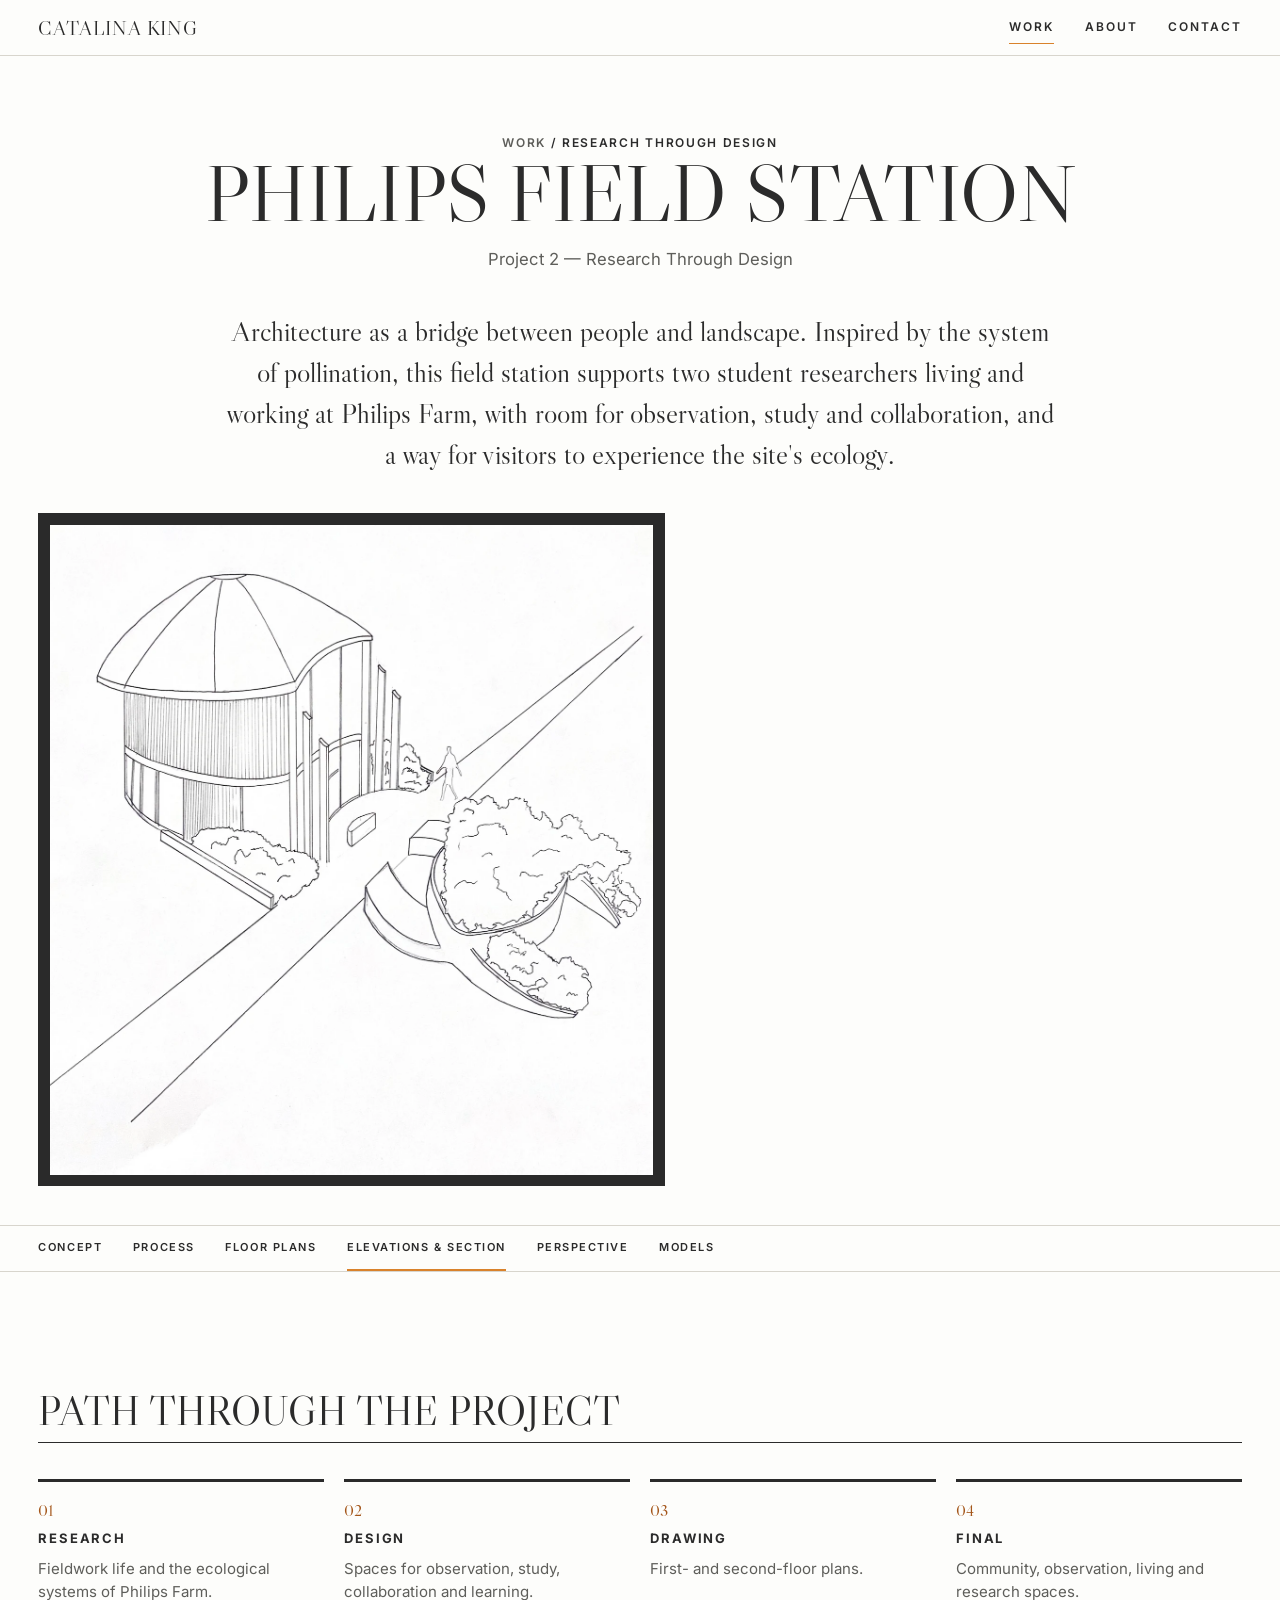
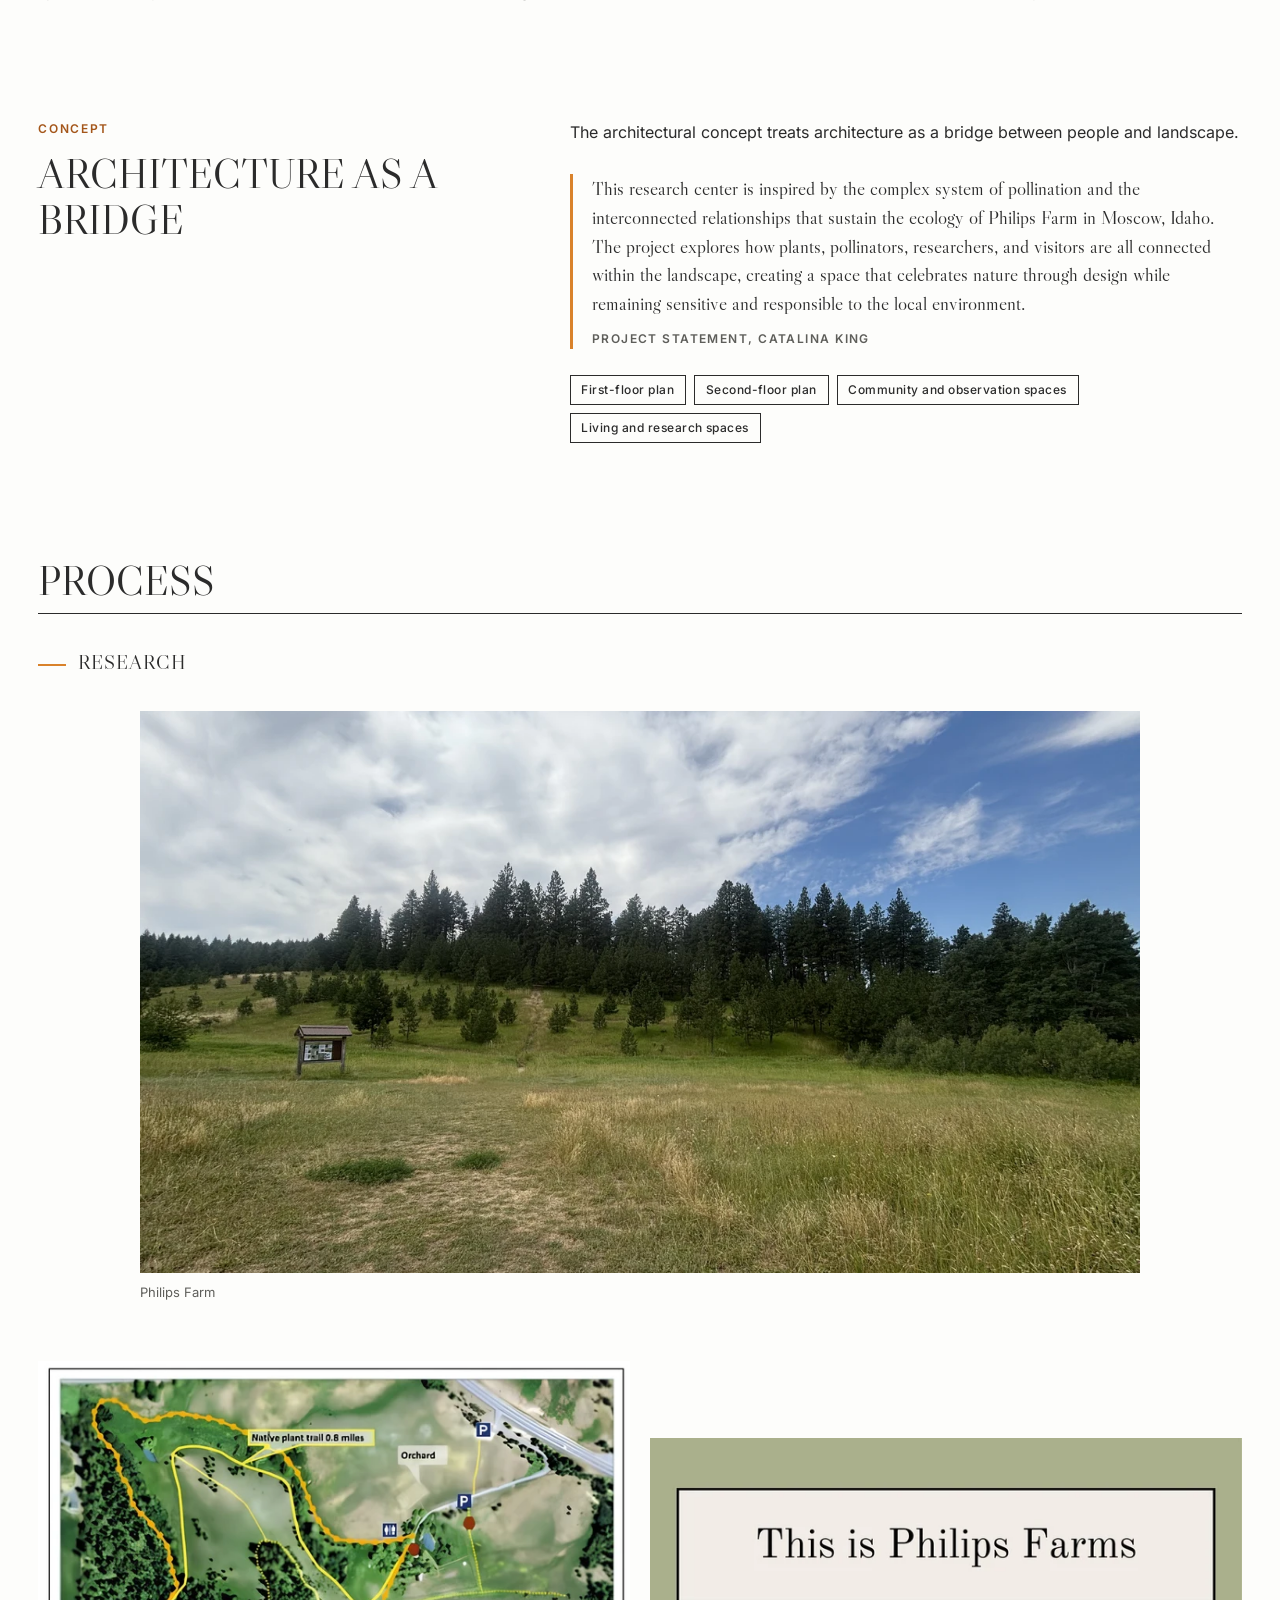
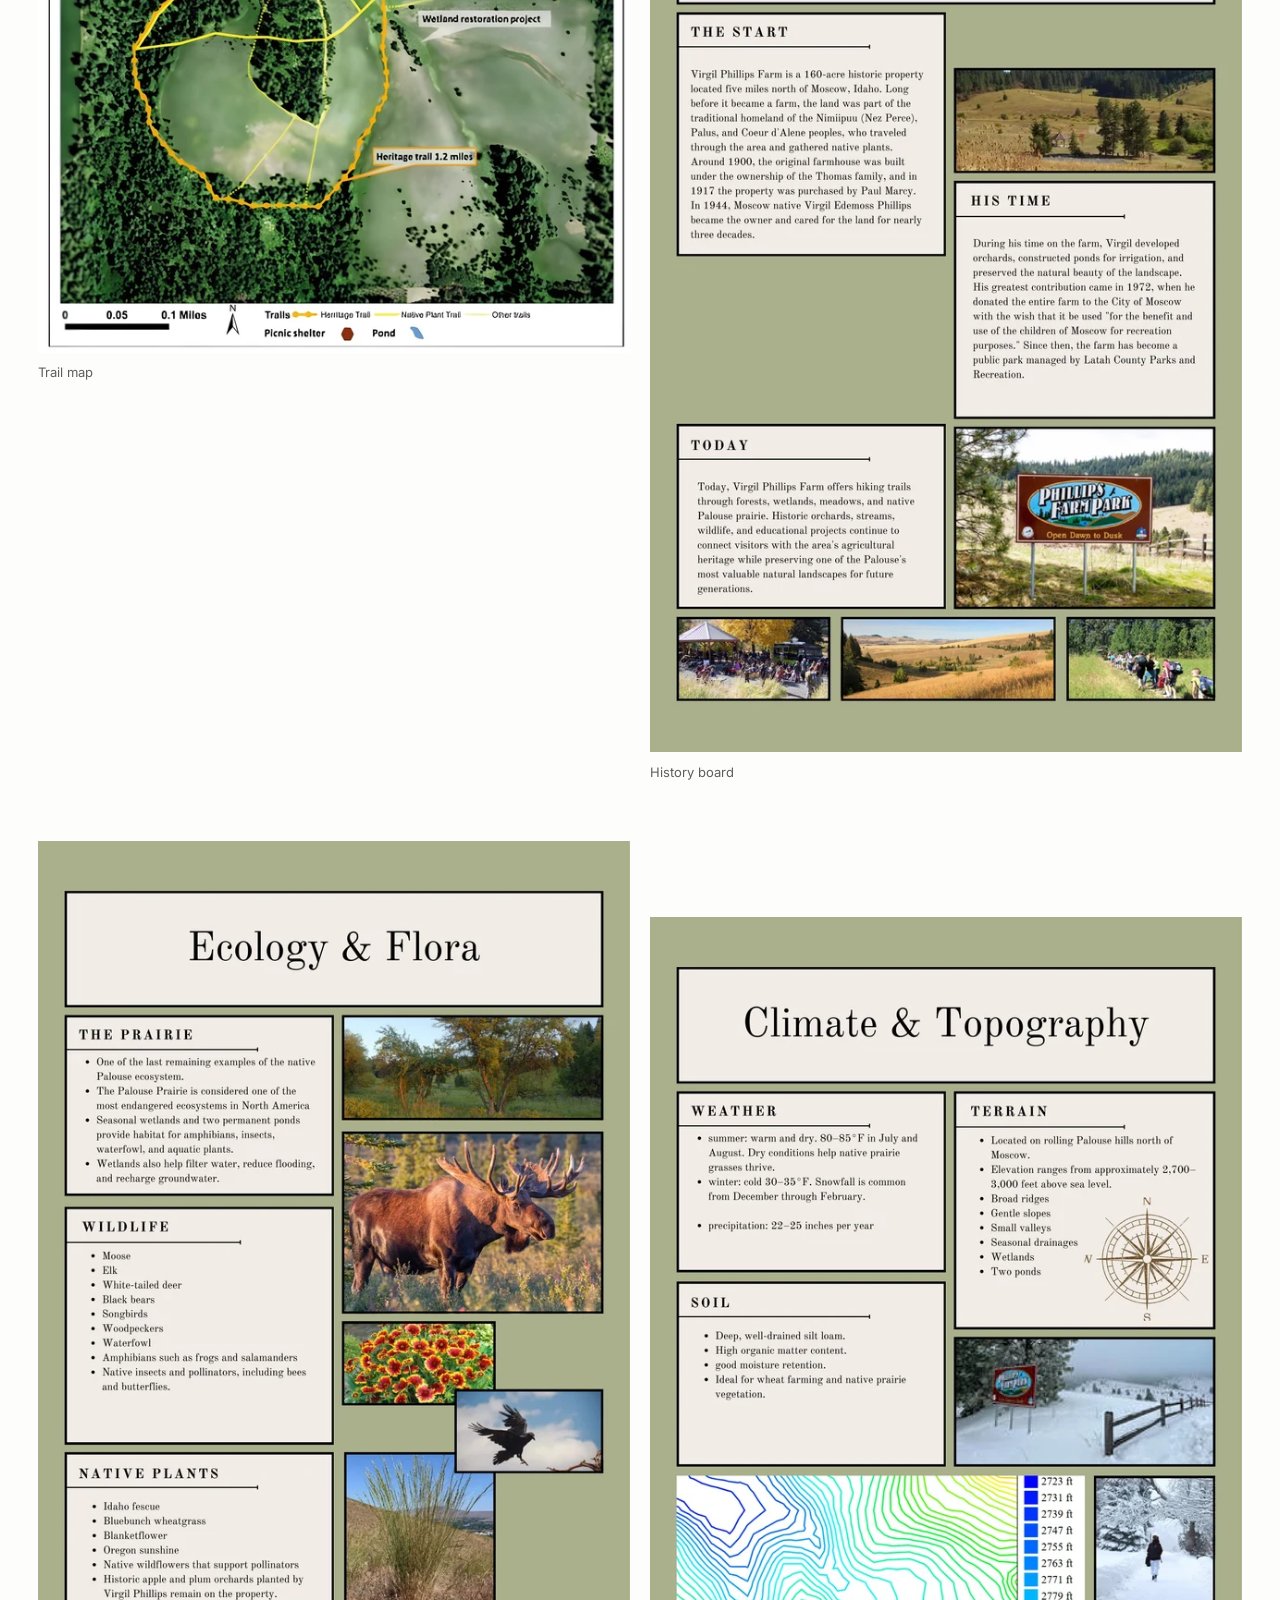
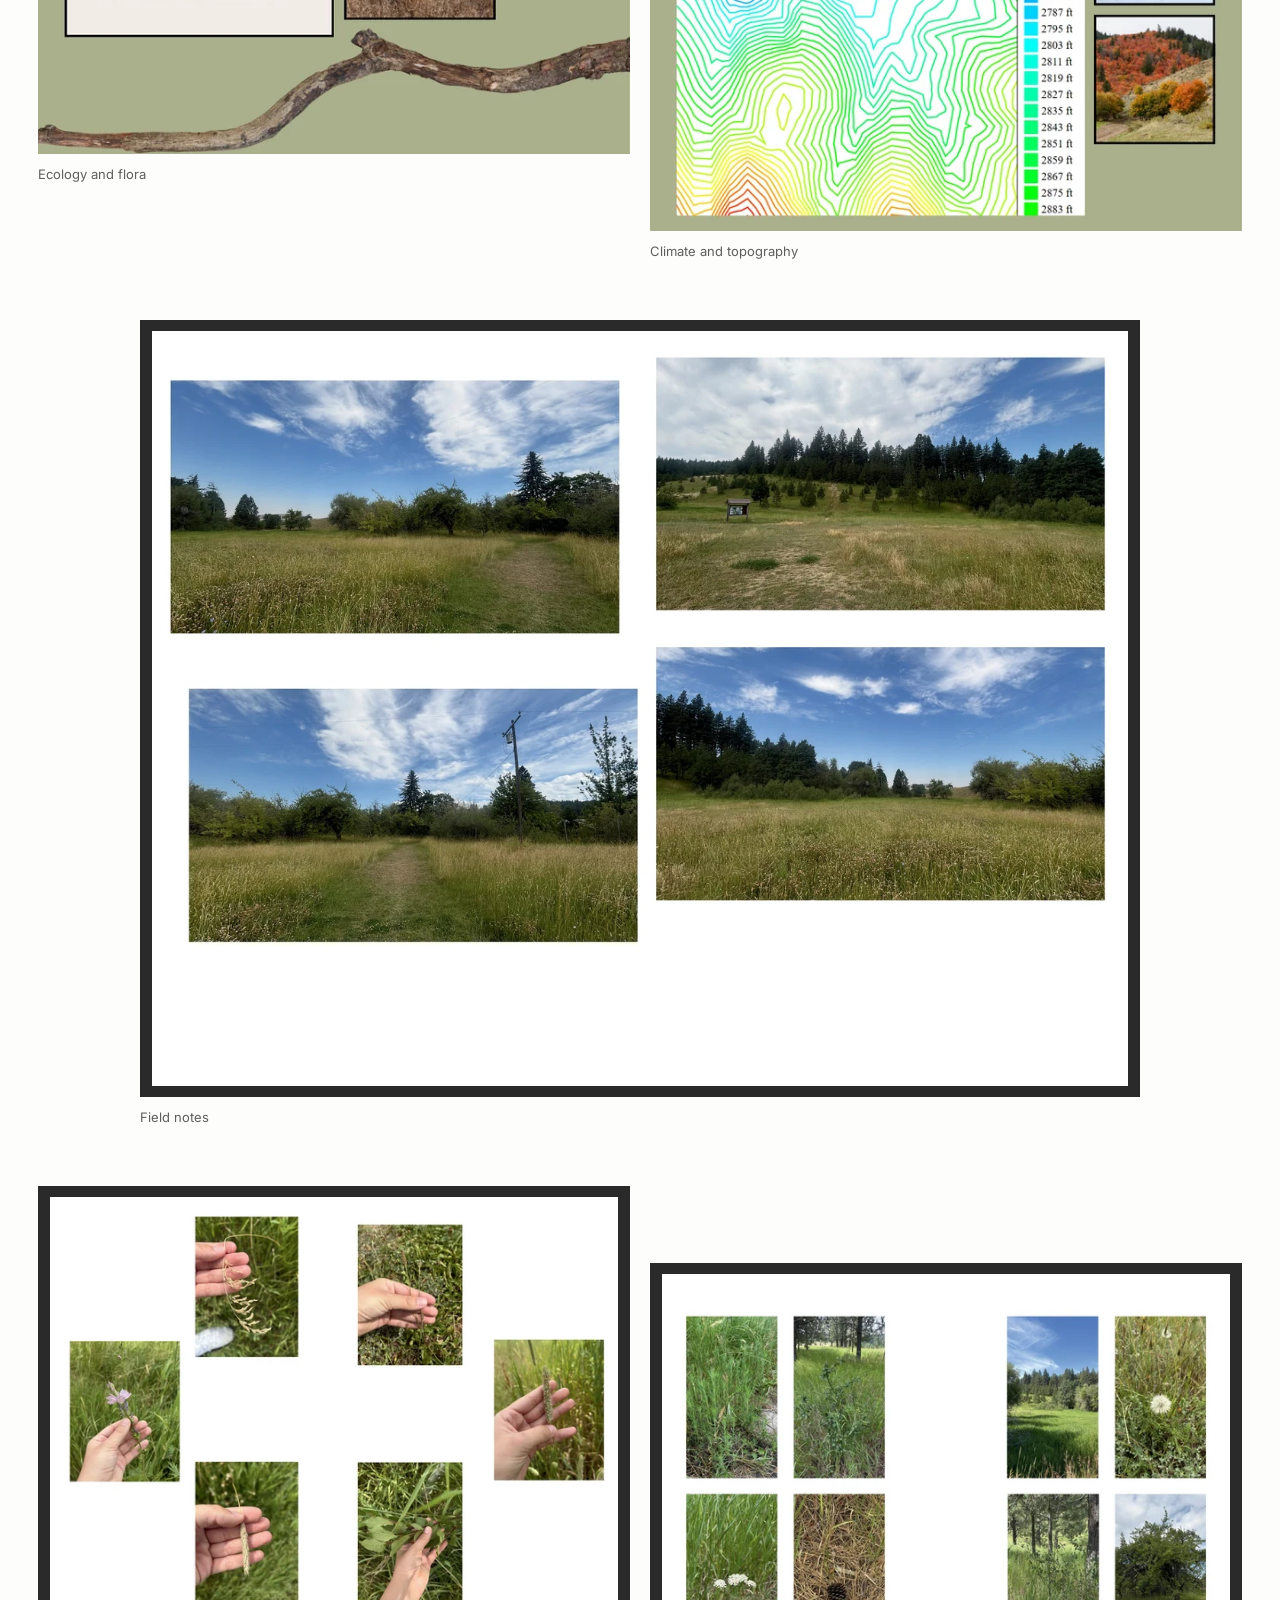
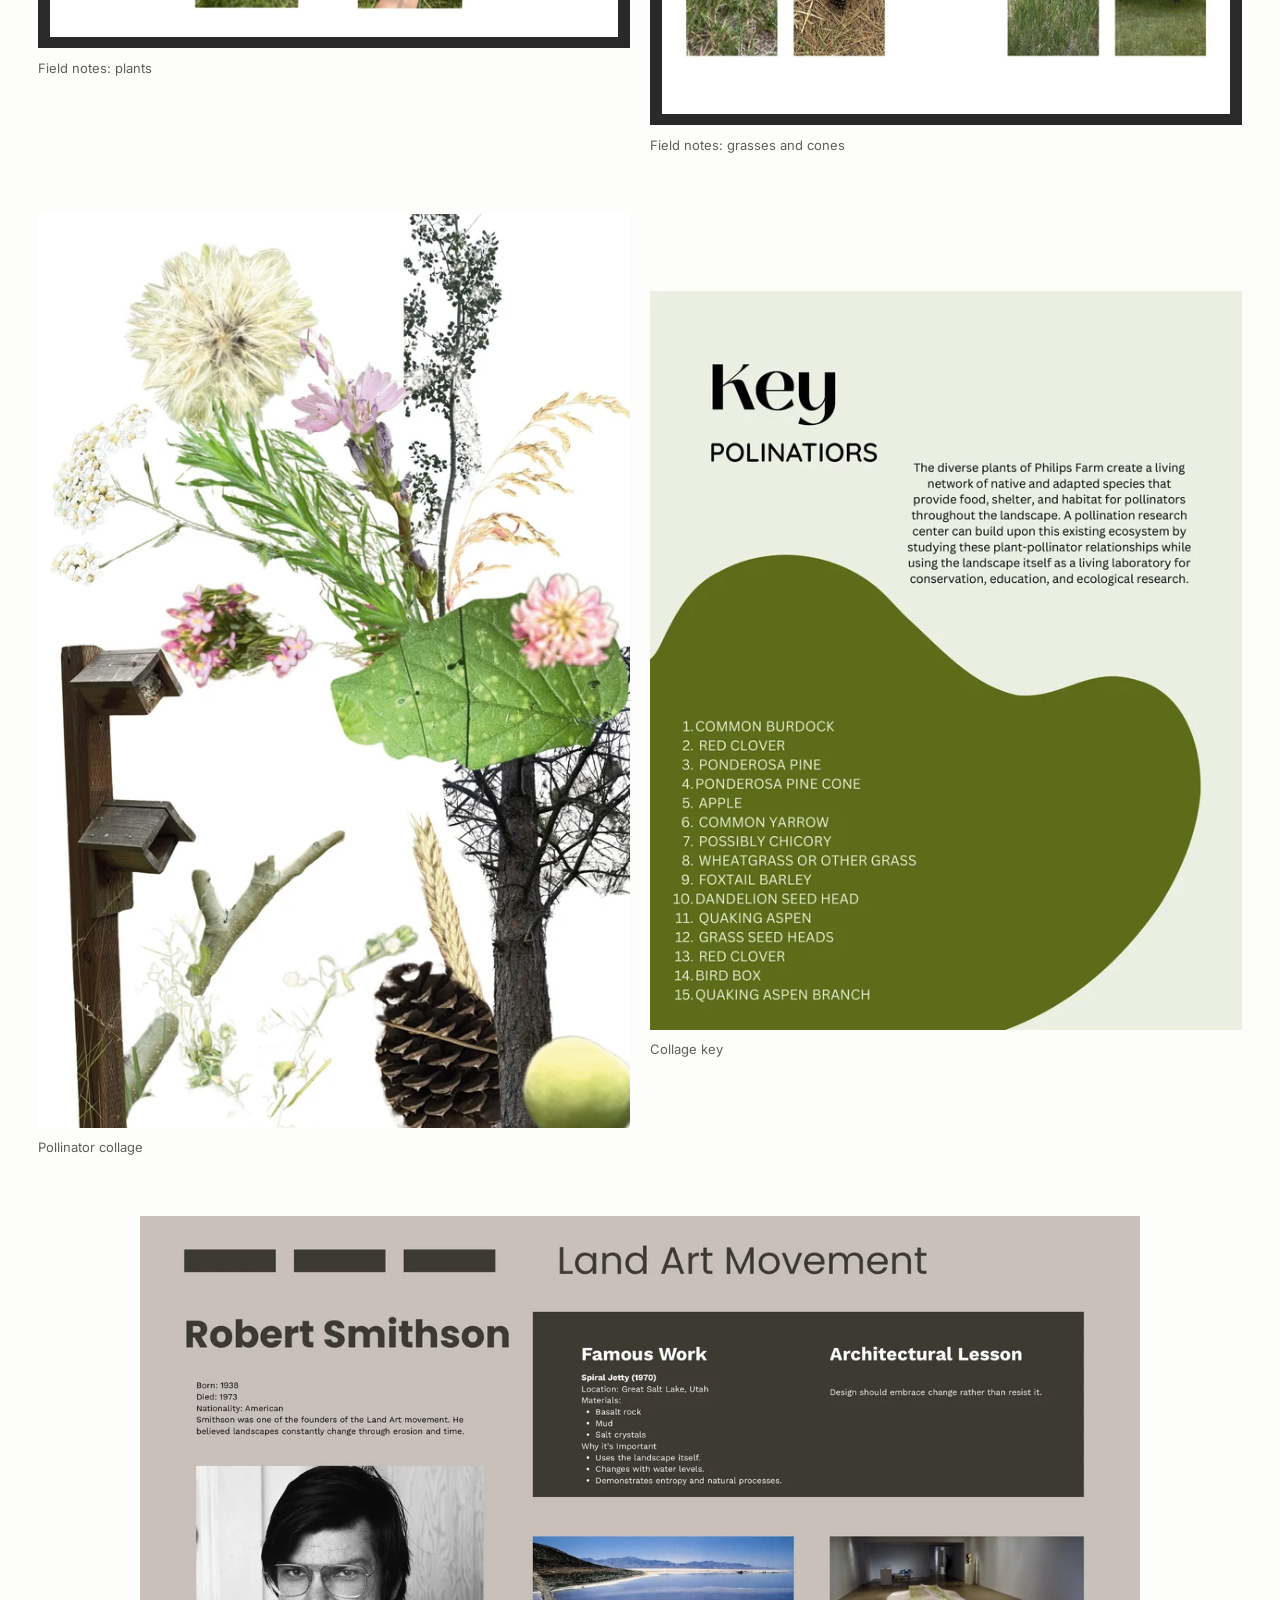
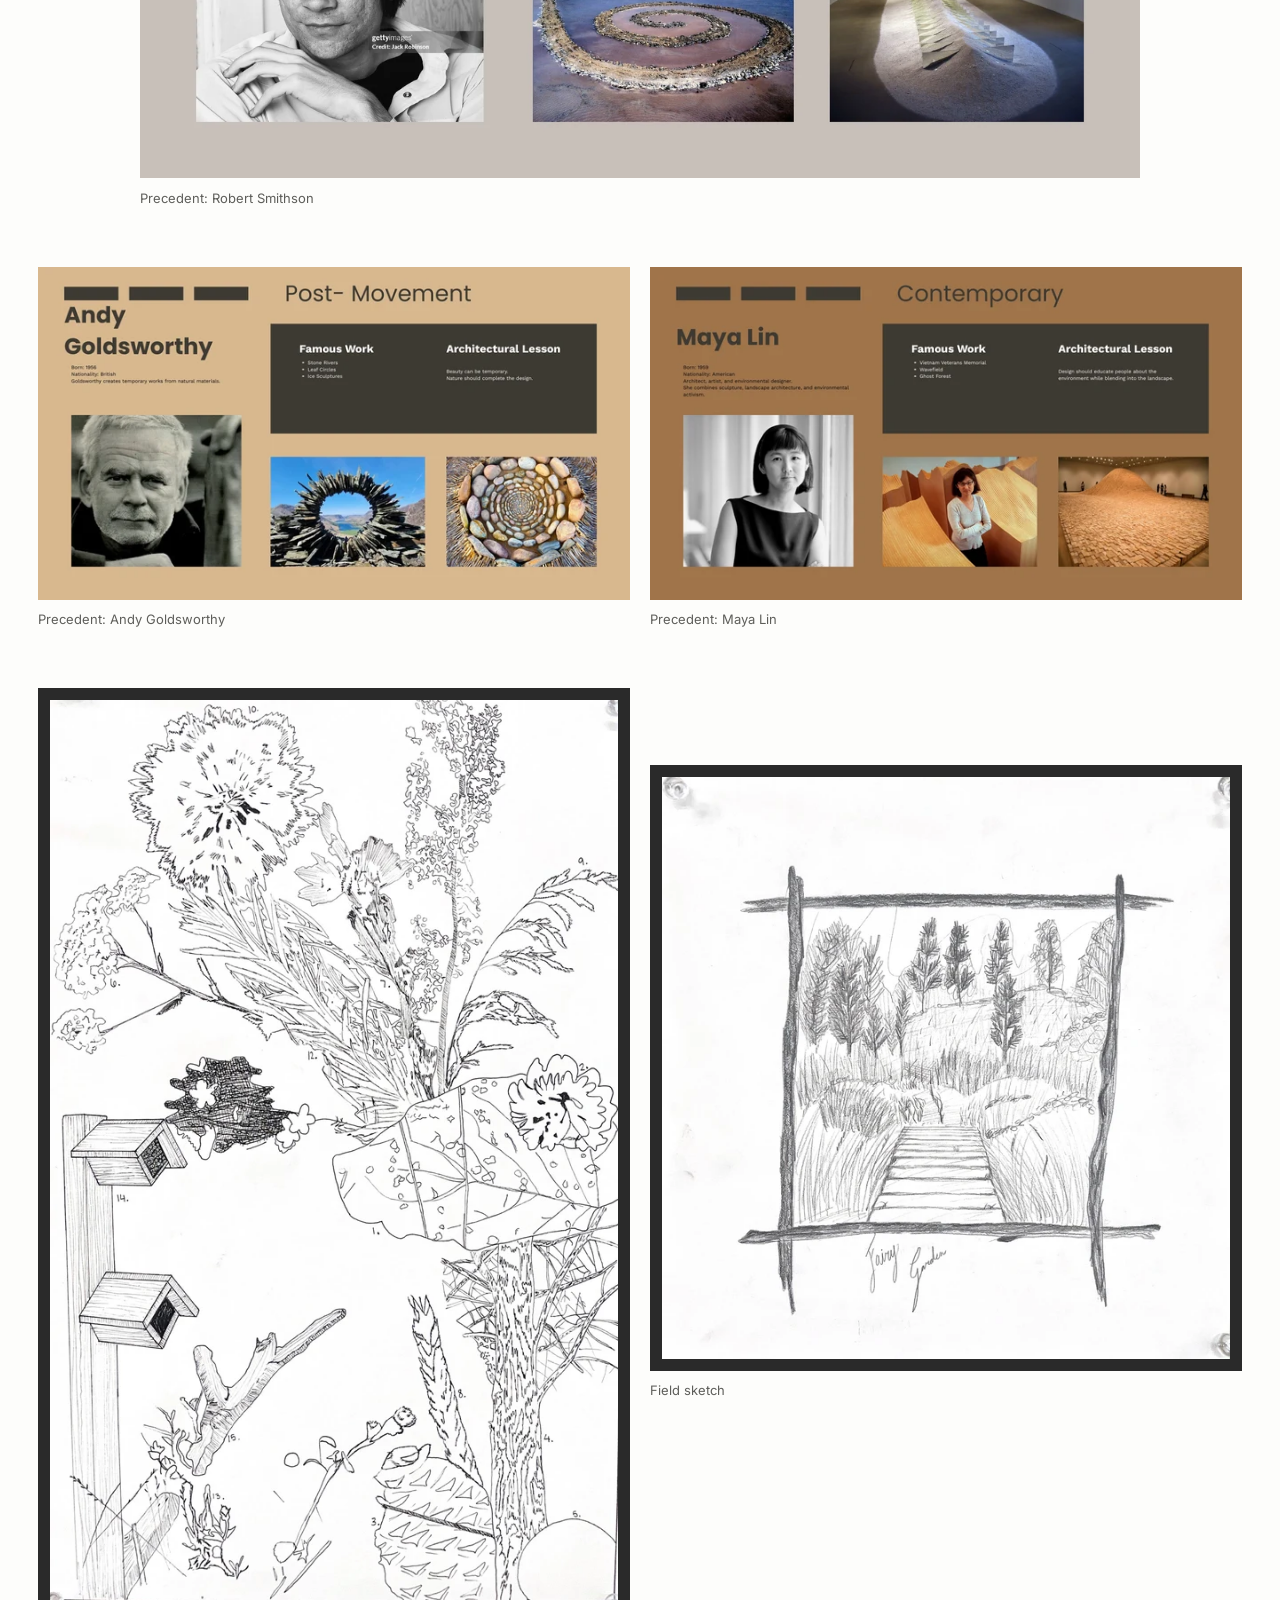
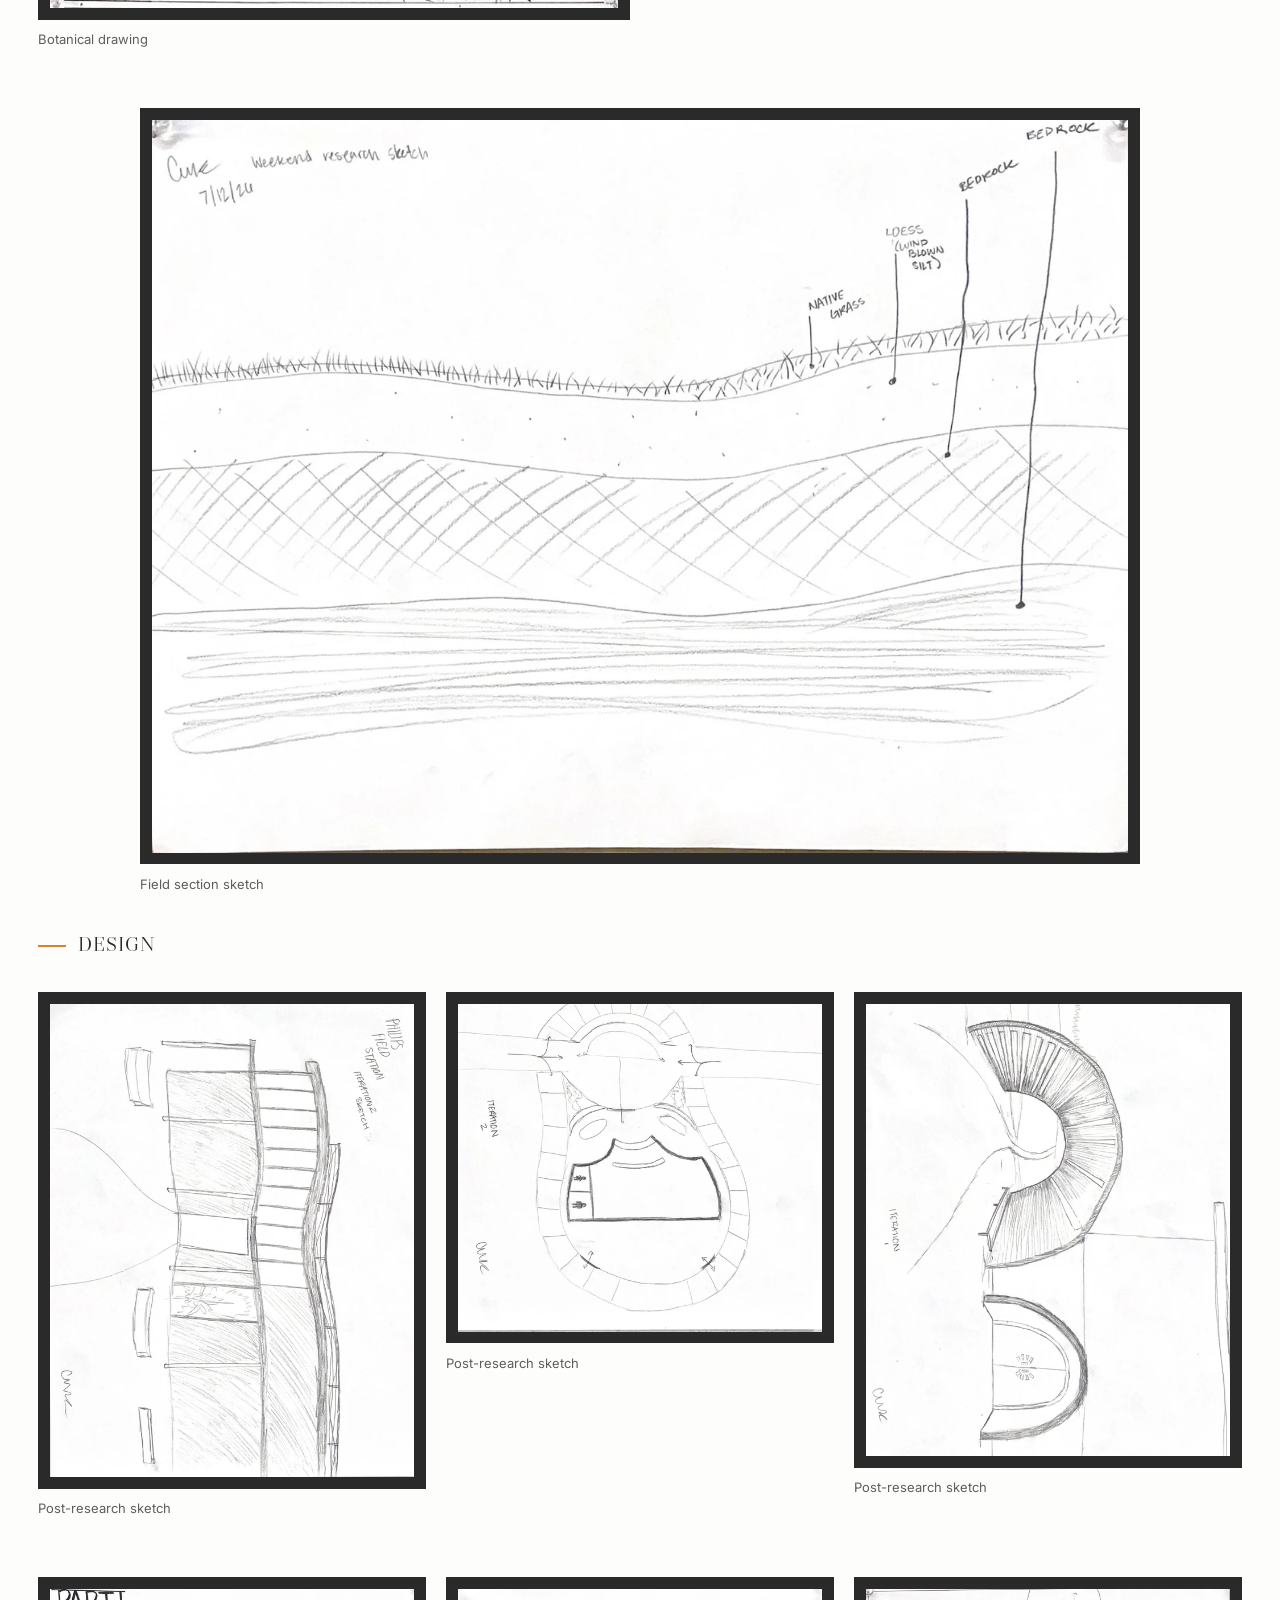
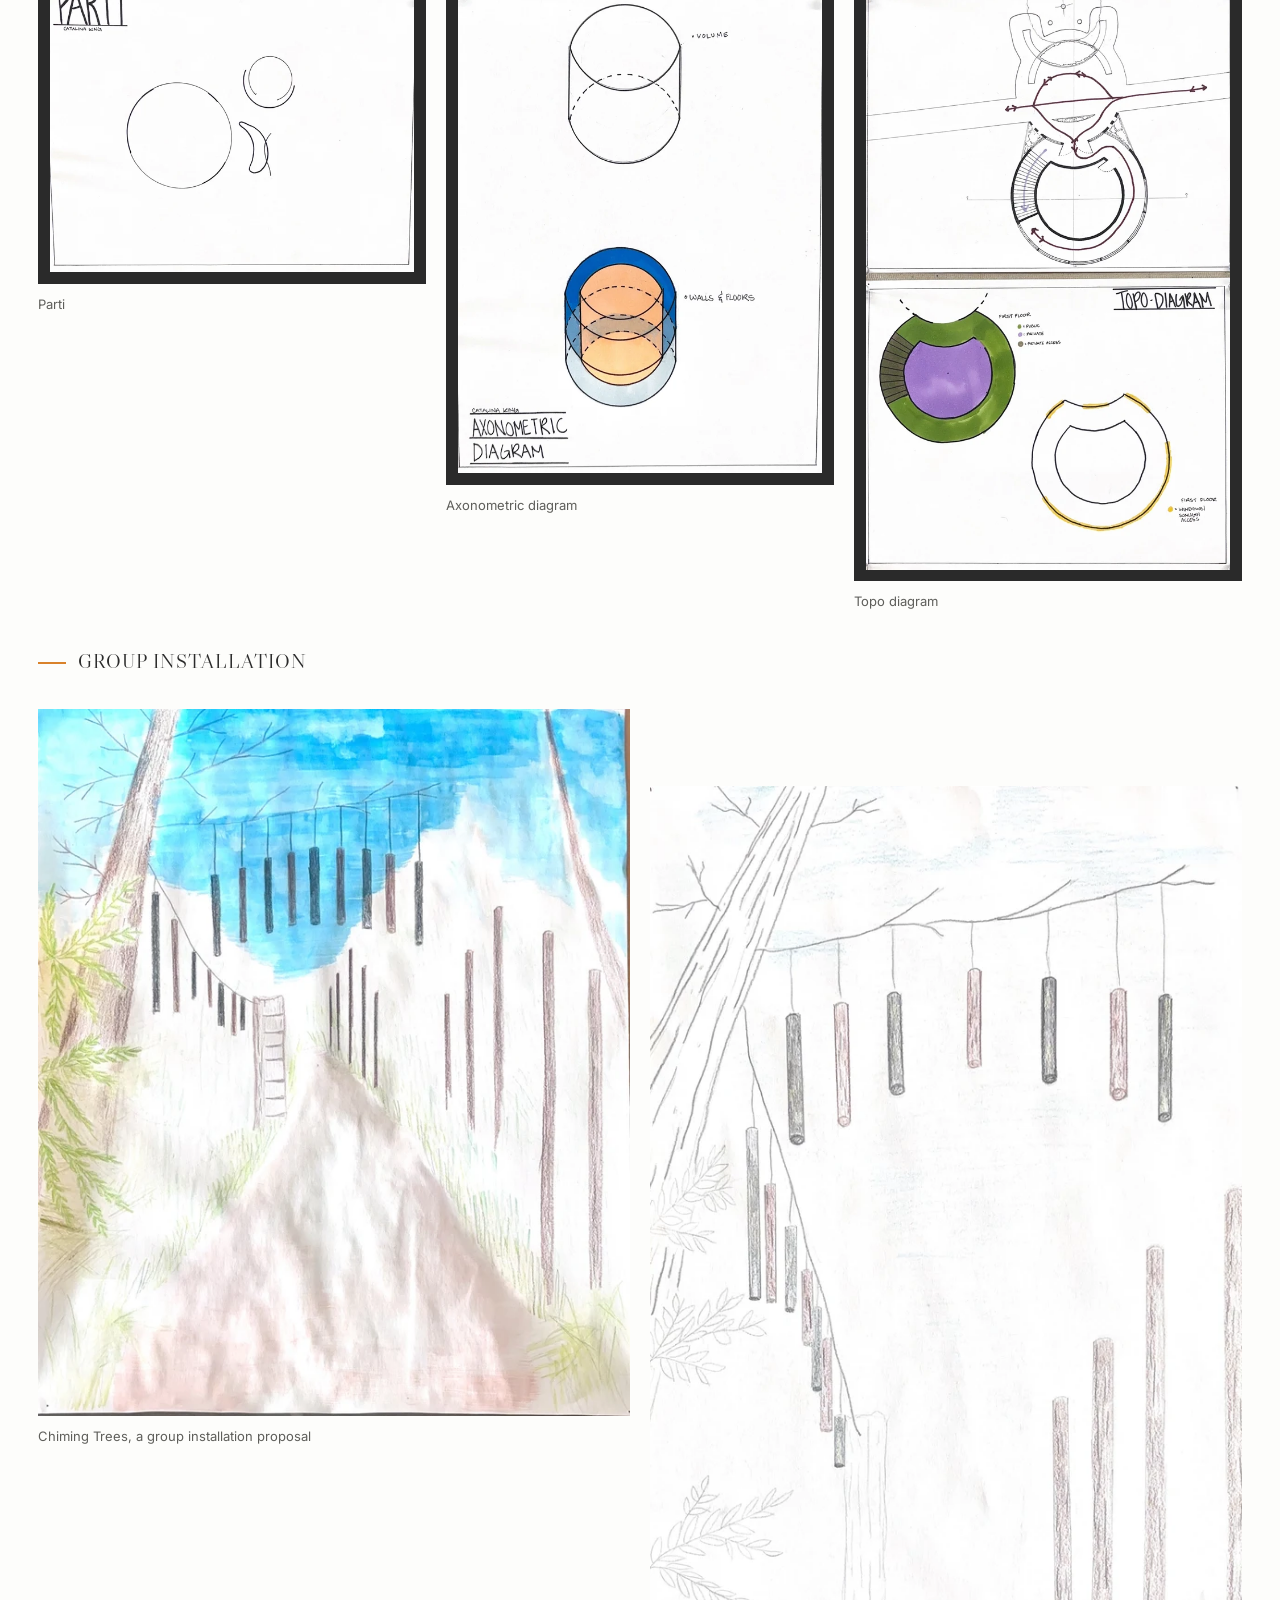
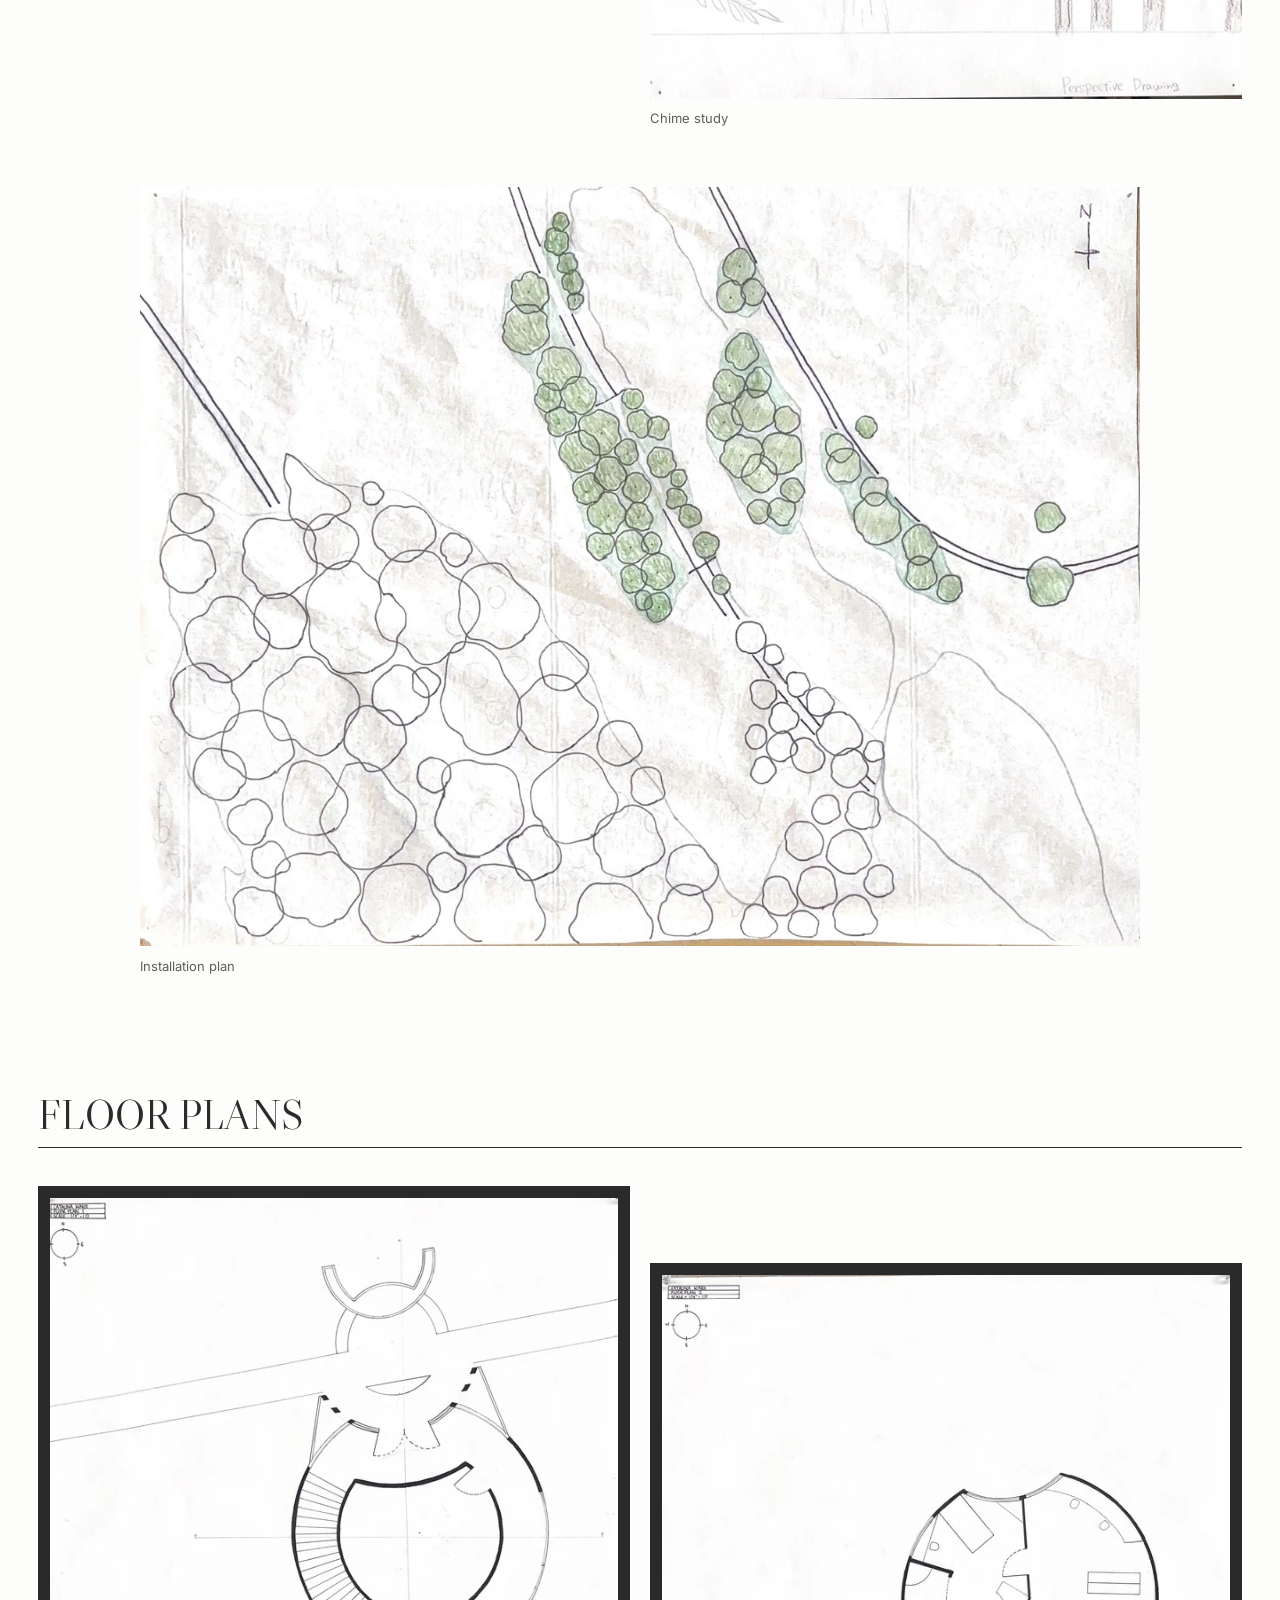
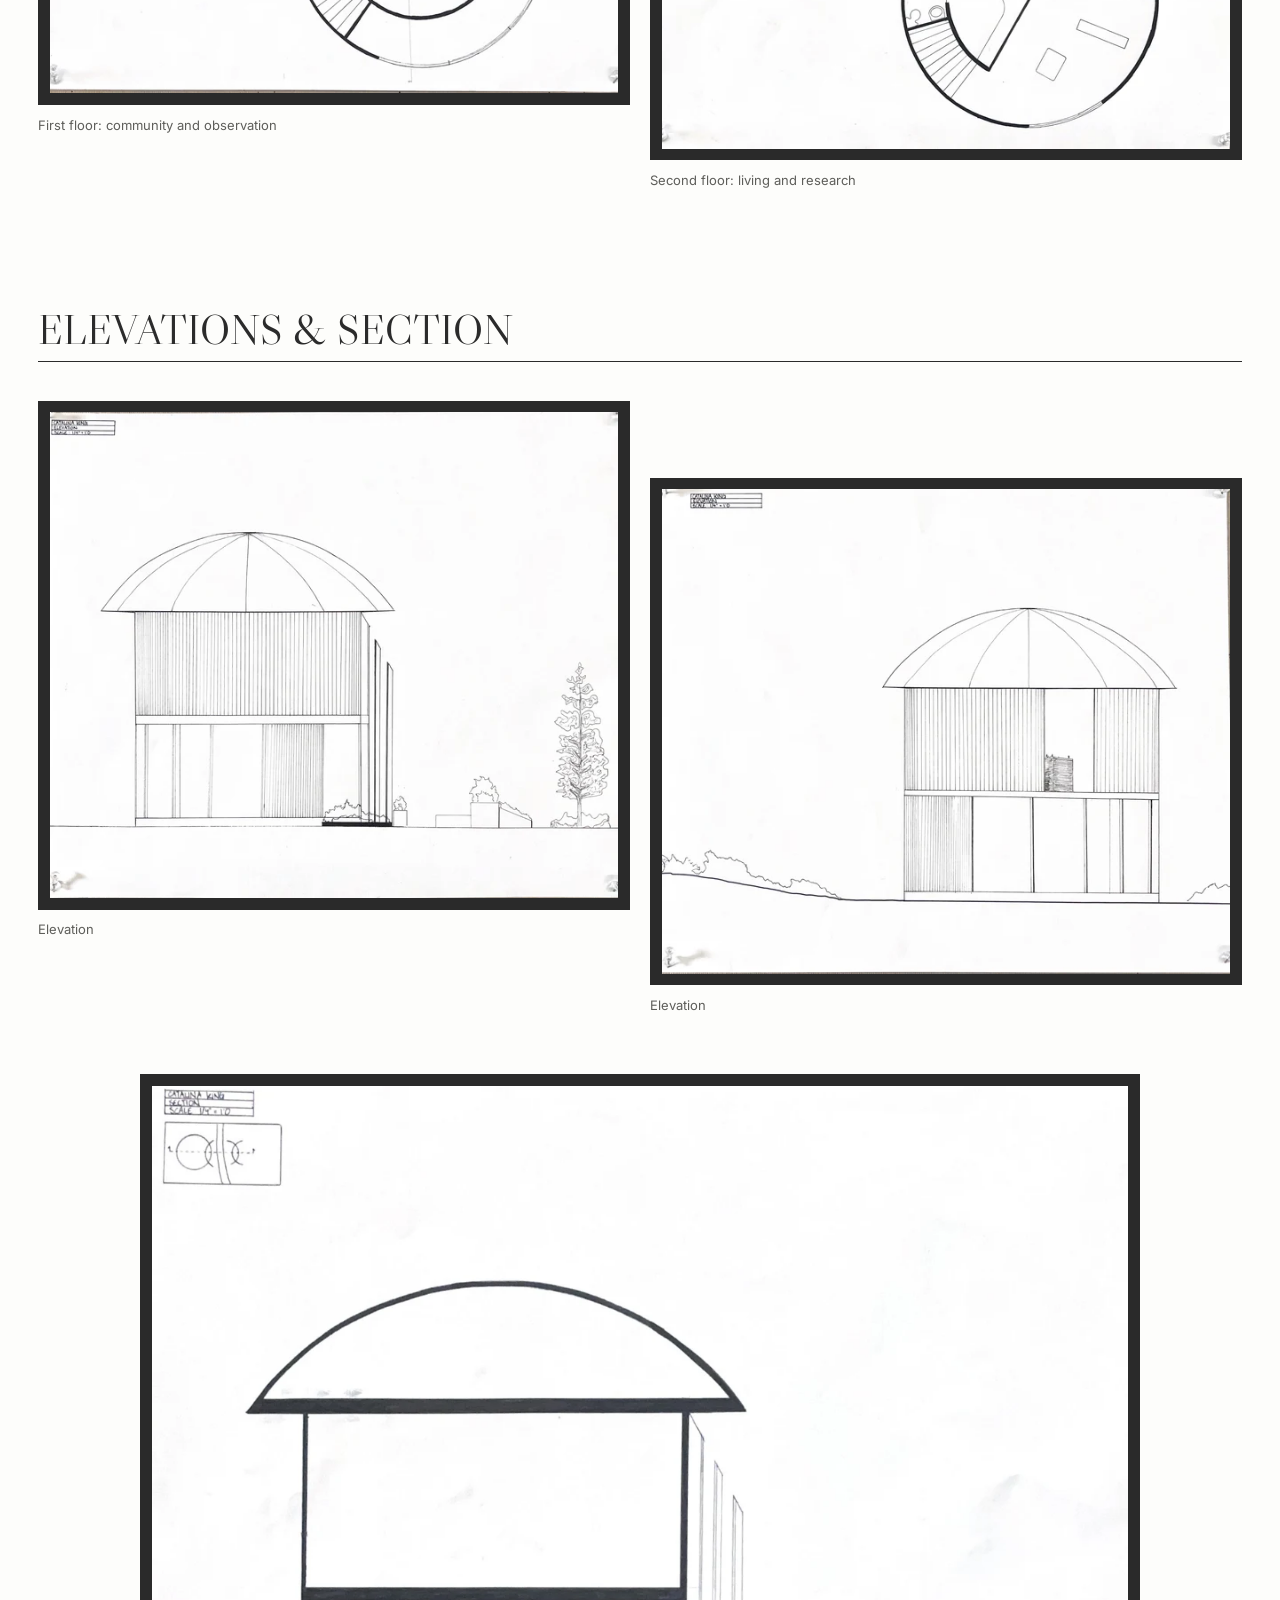
<file: site/projects/philips-field-station/index.html>
<!doctype html>
<html lang="en">
<head>
<meta charset="utf-8">
<meta name="viewport" content="width=device-width, initial-scale=1">
<title>Philips Field Station — Catalina King</title>
<meta name="description" content="A field station where two students and researchers live and work at Philips Farm, with architecture as a bridge between people and landscape.">
<meta name="theme-color" content="#fdfdfb">
<meta property="og:type" content="website"><meta property="og:title" content="Philips Field Station — Catalina King"><meta property="og:description" content="A field station where two students and researchers live and work at Philips Farm, with architecture as a bridge between people and landscape."><meta property="og:site_name" content="Catalina King">
<link rel="preload" href="../../static/fonts/libre-caslon-display.woff2" as="font" type="font/woff2" crossorigin>
<link rel="stylesheet" href="../../static/css/styles.css">
<script>document.documentElement.classList.add("js")</script>

</head>
<body>
<a class="skip" href="#main">Skip to content</a>
<div class="progress" aria-hidden="true"><span></span></div>
<header class="site-header">
  <div class="site-header__inner">
    <a class="wordmark" href="../../index.html" aria-label="Catalina King — home">Catalina King</a>
    <nav aria-label="Primary"><a href="../../work/" aria-current="page">Work</a><a href="../../about/">About</a><a href="../../contact/">Contact</a></nav>
  </div>
</header>
<main id="main" data-prev="../../projects/legacy-crossing/" data-next="../../projects/hero-lair/">
<article>
<header class="wrap project-head">
  <p class="eyebrow"><a href="../../work/">Work</a> / Research Through Design</p>
  <h1 class="title">Philips Field Station</h1>
  <p class="subtitle">Project 2 — Research Through Design</p>
  <p class="pitch">Architecture as a bridge between people and landscape. Inspired by the system of pollination, this field station supports two student researchers living and working at Philips Farm, with room for observation, study and collaboration, and a way for visitors to experience the site&#x27;s ecology.</p>
</header>
<div class="wrap"><figure class="fig fig--full fig--framed" style="--nat:2029px;--r:0.9282"><a class="fig__link" href="../../assets/images/philips-field-station/hero.jpg" data-lightbox data-caption="Pen perspective of the round Philips Field Station with a vertical timber screen" aria-label="View larger: Pen perspective of the round Philips Field Station with a vertical timber screen"><img src="../../assets/images/philips-field-station/hero.jpg" alt="Pen perspective of the round Philips Field Station with a vertical timber screen" srcset="../../assets/images/philips-field-station/hero-640.webp 640w, ../../assets/images/philips-field-station/hero-1280.webp 1280w, ../../assets/images/philips-field-station/hero-1920.webp 1920w, ../../assets/images/philips-field-station/hero.jpg 2029w" sizes="(min-width: 1700px) 1600px, 100vw" width="2029" height="2186" fetchpriority="high" decoding="async"></a></figure></div>
<nav class="subnav" aria-label="On this page"><div class="subnav__inner"><a href="#concept">Concept</a><a href="#process">Process</a><a href="#plans">Floor Plans</a><a href="#elevations">Elevations &amp; Section</a><a href="#renderings">Perspective</a><a href="#models">Models</a></div></nav>
<section class="wrap section" aria-labelledby="h-path">
  <div class="section__head"><h2 id="h-path" class="h2">Path through the project</h2></div>
  <ol class="steps"><li data-reveal><span class="step__n" aria-hidden="true">01</span><h3>Research</h3><p>Fieldwork life and the ecological systems of Philips Farm.</p></li><li data-reveal><span class="step__n" aria-hidden="true">02</span><h3>Design</h3><p>Spaces for observation, study, collaboration and learning.</p></li><li data-reveal><span class="step__n" aria-hidden="true">03</span><h3>Drawing</h3><p>First- and second-floor plans.</p></li><li data-reveal><span class="step__n" aria-hidden="true">04</span><h3>Final</h3><p>Community, observation, living and research spaces.</p></li></ol>
</section>
<section class="wrap section" id="concept" aria-labelledby="h-concept">
  <div class="concept">
    <div class="concept__title"><p class="eyebrow">Concept</p><h2 id="h-concept" class="h2">Architecture as a bridge</h2></div>
    <div class="concept__body prose"><p>The architectural concept treats architecture as a bridge between people and landscape.</p><blockquote class="quote"><p>This research center is inspired by the complex system of pollination and the interconnected relationships that sustain the ecology of Philips Farm in Moscow, Idaho. The project explores how plants, pollinators, researchers, and visitors are all connected within the landscape, creating a space that celebrates nature through design while remaining sensitive and responsible to the local environment.</p><footer>Project statement, Catalina King</footer></blockquote><ul class="chips" aria-label="Includes"><li>First-floor plan</li><li>Second-floor plan</li><li>Community and observation spaces</li><li>Living and research spaces</li></ul></div>
  </div>
  
</section><section class="wrap section" id="process" aria-labelledby="h-process"><div class="section__head"><h2 id="h-process" class="h2">Process</h2></div><h3 class="stage-title">Research</h3><div class="grid"><figure class="fig fig--wide" data-reveal style="--nat:3200px;--r:1.7778"><a class="fig__link" href="../../assets/images/philips-field-station/site-photo.jpg" data-lightbox data-caption="Philips Farm" aria-label="View larger: Photograph of the Philips Farm meadow with a trail sign and pine forest beyond"><img src="../../assets/images/philips-field-station/site-photo.jpg" alt="Photograph of the Philips Farm meadow with a trail sign and pine forest beyond" srcset="../../assets/images/philips-field-station/site-photo-640.webp 640w, ../../assets/images/philips-field-station/site-photo-1280.webp 1280w, ../../assets/images/philips-field-station/site-photo-1920.webp 1920w, ../../assets/images/philips-field-station/site-photo.jpg 3200w" sizes="(min-width: 1000px) 83vw, 100vw" width="3200" height="1800" loading="lazy" decoding="async"></a><figcaption>Philips Farm</figcaption></figure><figure class="fig fig--left" data-reveal style="--nat:2142px;--r:1.0000"><a class="fig__link" href="../../assets/images/philips-field-station/trail-map.jpg" data-lightbox data-caption="Trail map" aria-label="View larger: Aerial trail map of Philips Farm with heritage and native plant trails marked"><img src="../../assets/images/philips-field-station/trail-map.jpg" alt="Aerial trail map of Philips Farm with heritage and native plant trails marked" srcset="../../assets/images/philips-field-station/trail-map-640.webp 640w, ../../assets/images/philips-field-station/trail-map-1280.webp 1280w, ../../assets/images/philips-field-station/trail-map-1920.webp 1920w, ../../assets/images/philips-field-station/trail-map.jpg 2142w" sizes="(min-width: 800px) 50vw, 100vw" width="2142" height="2142" loading="lazy" decoding="async"></a><figcaption>Trail map</figcaption></figure><figure class="fig fig--right fig--lift" data-reveal style="--nat:2071px;--r:0.6472"><a class="fig__link" href="../../assets/images/philips-field-station/board-history.jpg" data-lightbox data-caption="History board" aria-label="View larger: Research board titled This is Philips Farms covering its history and present day"><img src="../../assets/images/philips-field-station/board-history.jpg" alt="Research board titled This is Philips Farms covering its history and present day" srcset="../../assets/images/philips-field-station/board-history-640.webp 640w, ../../assets/images/philips-field-station/board-history-1280.webp 1280w, ../../assets/images/philips-field-station/board-history-1920.webp 1920w, ../../assets/images/philips-field-station/board-history.jpg 2071w" sizes="(min-width: 800px) 50vw, 100vw" width="2071" height="3200" loading="lazy" decoding="async"></a><figcaption>History board</figcaption></figure><figure class="fig fig--left" data-reveal style="--nat:2071px;--r:0.6472"><a class="fig__link" href="../../assets/images/philips-field-station/board-ecology.jpg" data-lightbox data-caption="Ecology and flora" aria-label="View larger: Research board on the ecology, wildlife and native plants of Philips Farm"><img src="../../assets/images/philips-field-station/board-ecology.jpg" alt="Research board on the ecology, wildlife and native plants of Philips Farm" srcset="../../assets/images/philips-field-station/board-ecology-640.webp 640w, ../../assets/images/philips-field-station/board-ecology-1280.webp 1280w, ../../assets/images/philips-field-station/board-ecology-1920.webp 1920w, ../../assets/images/philips-field-station/board-ecology.jpg 2071w" sizes="(min-width: 800px) 50vw, 100vw" width="2071" height="3200" loading="lazy" decoding="async"></a><figcaption>Ecology and flora</figcaption></figure><figure class="fig fig--right fig--lift" data-reveal style="--nat:2071px;--r:0.6472"><a class="fig__link" href="../../assets/images/philips-field-station/board-climate.jpg" data-lightbox data-caption="Climate and topography" aria-label="View larger: Research board on climate, soil and topography with a contour map"><img src="../../assets/images/philips-field-station/board-climate.jpg" alt="Research board on climate, soil and topography with a contour map" srcset="../../assets/images/philips-field-station/board-climate-640.webp 640w, ../../assets/images/philips-field-station/board-climate-1280.webp 1280w, ../../assets/images/philips-field-station/board-climate-1920.webp 1920w, ../../assets/images/philips-field-station/board-climate.jpg 2071w" sizes="(min-width: 800px) 50vw, 100vw" width="2071" height="3200" loading="lazy" decoding="async"></a><figcaption>Climate and topography</figcaption></figure><figure class="fig fig--wide fig--framed" data-reveal style="--nat:2772px;--r:1.2941"><a class="fig__link" href="../../assets/images/philips-field-station/field-notes-1.jpg" data-lightbox data-caption="Field notes" aria-label="View larger: Field notes: four panoramic photographs of the farm&#x27;s meadows and trails"><img src="../../assets/images/philips-field-station/field-notes-1.jpg" alt="Field notes: four panoramic photographs of the farm&#x27;s meadows and trails" srcset="../../assets/images/philips-field-station/field-notes-1-640.webp 640w, ../../assets/images/philips-field-station/field-notes-1-1280.webp 1280w, ../../assets/images/philips-field-station/field-notes-1-1920.webp 1920w, ../../assets/images/philips-field-station/field-notes-1.jpg 2772w" sizes="(min-width: 1000px) 83vw, 100vw" width="2772" height="2142" loading="lazy" decoding="async"></a><figcaption>Field notes</figcaption></figure><figure class="fig fig--left fig--framed" data-reveal style="--nat:2772px;--r:1.2941"><a class="fig__link" href="../../assets/images/philips-field-station/field-notes-2.jpg" data-lightbox data-caption="Field notes: plants" aria-label="View larger: Field notes: close photographs of native plants held in hand"><img src="../../assets/images/philips-field-station/field-notes-2.jpg" alt="Field notes: close photographs of native plants held in hand" srcset="../../assets/images/philips-field-station/field-notes-2-640.webp 640w, ../../assets/images/philips-field-station/field-notes-2-1280.webp 1280w, ../../assets/images/philips-field-station/field-notes-2-1920.webp 1920w, ../../assets/images/philips-field-station/field-notes-2.jpg 2772w" sizes="(min-width: 800px) 50vw, 100vw" width="2772" height="2142" loading="lazy" decoding="async"></a><figcaption>Field notes: plants</figcaption></figure><figure class="fig fig--right fig--lift fig--framed" data-reveal style="--nat:2772px;--r:1.2941"><a class="fig__link" href="../../assets/images/philips-field-station/field-notes-3.jpg" data-lightbox data-caption="Field notes: grasses and cones" aria-label="View larger: Field notes: photographs of grasses, flowers and conifer cones"><img src="../../assets/images/philips-field-station/field-notes-3.jpg" alt="Field notes: photographs of grasses, flowers and conifer cones" srcset="../../assets/images/philips-field-station/field-notes-3-640.webp 640w, ../../assets/images/philips-field-station/field-notes-3-1280.webp 1280w, ../../assets/images/philips-field-station/field-notes-3-1920.webp 1920w, ../../assets/images/philips-field-station/field-notes-3.jpg 2772w" sizes="(min-width: 800px) 50vw, 100vw" width="2772" height="2142" loading="lazy" decoding="async"></a><figcaption>Field notes: grasses and cones</figcaption></figure><figure class="fig fig--left" data-reveal style="--nat:2071px;--r:0.6472"><a class="fig__link" href="../../assets/images/philips-field-station/pollinator-collage.jpg" data-lightbox data-caption="Pollinator collage" aria-label="View larger: Collage of native plants, seed heads and birdhouses on a white ground"><img src="../../assets/images/philips-field-station/pollinator-collage.jpg" alt="Collage of native plants, seed heads and birdhouses on a white ground" srcset="../../assets/images/philips-field-station/pollinator-collage-640.webp 640w, ../../assets/images/philips-field-station/pollinator-collage-1280.webp 1280w, ../../assets/images/philips-field-station/pollinator-collage-1920.webp 1920w, ../../assets/images/philips-field-station/pollinator-collage.jpg 2071w" sizes="(min-width: 800px) 50vw, 100vw" width="2071" height="3200" loading="lazy" decoding="async"></a><figcaption>Pollinator collage</figcaption></figure><figure class="fig fig--right fig--lift" data-reveal style="--nat:2560px;--r:0.8000"><a class="fig__link" href="../../assets/images/philips-field-station/pollinator-key.jpg" data-lightbox data-caption="Collage key" aria-label="View larger: Key naming the fifteen plants and objects in the pollinator collage"><img src="../../assets/images/philips-field-station/pollinator-key.jpg" alt="Key naming the fifteen plants and objects in the pollinator collage" srcset="../../assets/images/philips-field-station/pollinator-key-640.webp 640w, ../../assets/images/philips-field-station/pollinator-key-1280.webp 1280w, ../../assets/images/philips-field-station/pollinator-key-1920.webp 1920w, ../../assets/images/philips-field-station/pollinator-key.jpg 2560w" sizes="(min-width: 800px) 50vw, 100vw" width="2560" height="3200" loading="lazy" decoding="async"></a><figcaption>Collage key</figcaption></figure><figure class="fig fig--wide" data-reveal style="--nat:3200px;--r:1.7778"><a class="fig__link" href="../../assets/images/philips-field-station/precedent-smithson.jpg" data-lightbox data-caption="Precedent: Robert Smithson" aria-label="View larger: Precedent slide on Robert Smithson and the Land Art movement"><img src="../../assets/images/philips-field-station/precedent-smithson.jpg" alt="Precedent slide on Robert Smithson and the Land Art movement" srcset="../../assets/images/philips-field-station/precedent-smithson-640.webp 640w, ../../assets/images/philips-field-station/precedent-smithson-1280.webp 1280w, ../../assets/images/philips-field-station/precedent-smithson-1920.webp 1920w, ../../assets/images/philips-field-station/precedent-smithson.jpg 3200w" sizes="(min-width: 1000px) 83vw, 100vw" width="3200" height="1800" loading="lazy" decoding="async"></a><figcaption>Precedent: Robert Smithson</figcaption></figure><figure class="fig fig--left" data-reveal style="--nat:3200px;--r:1.7778"><a class="fig__link" href="../../assets/images/philips-field-station/precedent-goldsworthy.jpg" data-lightbox data-caption="Precedent: Andy Goldsworthy" aria-label="View larger: Precedent slide on Andy Goldsworthy"><img src="../../assets/images/philips-field-station/precedent-goldsworthy.jpg" alt="Precedent slide on Andy Goldsworthy" srcset="../../assets/images/philips-field-station/precedent-goldsworthy-640.webp 640w, ../../assets/images/philips-field-station/precedent-goldsworthy-1280.webp 1280w, ../../assets/images/philips-field-station/precedent-goldsworthy-1920.webp 1920w, ../../assets/images/philips-field-station/precedent-goldsworthy.jpg 3200w" sizes="(min-width: 800px) 50vw, 100vw" width="3200" height="1800" loading="lazy" decoding="async"></a><figcaption>Precedent: Andy Goldsworthy</figcaption></figure><figure class="fig fig--right" data-reveal style="--nat:3200px;--r:1.7778"><a class="fig__link" href="../../assets/images/philips-field-station/precedent-lin.jpg" data-lightbox data-caption="Precedent: Maya Lin" aria-label="View larger: Precedent slide on Maya Lin"><img src="../../assets/images/philips-field-station/precedent-lin.jpg" alt="Precedent slide on Maya Lin" srcset="../../assets/images/philips-field-station/precedent-lin-640.webp 640w, ../../assets/images/philips-field-station/precedent-lin-1280.webp 1280w, ../../assets/images/philips-field-station/precedent-lin-1920.webp 1920w, ../../assets/images/philips-field-station/precedent-lin.jpg 3200w" sizes="(min-width: 800px) 50vw, 100vw" width="3200" height="1800" loading="lazy" decoding="async"></a><figcaption>Precedent: Maya Lin</figcaption></figure><figure class="fig fig--left fig--framed" data-reveal style="--nat:1982px;--r:0.6256"><a class="fig__link" href="../../assets/images/philips-field-station/botanical.jpg" data-lightbox data-caption="Botanical drawing" aria-label="View larger: Pen drawing of native plants, seed heads and birdhouses"><img src="../../assets/images/philips-field-station/botanical.jpg" alt="Pen drawing of native plants, seed heads and birdhouses" srcset="../../assets/images/philips-field-station/botanical-640.webp 640w, ../../assets/images/philips-field-station/botanical-1280.webp 1280w, ../../assets/images/philips-field-station/botanical-1920.webp 1920w, ../../assets/images/philips-field-station/botanical.jpg 1982w" sizes="(min-width: 800px) 50vw, 100vw" width="1982" height="3168" loading="lazy" decoding="async"></a><figcaption>Botanical drawing</figcaption></figure><figure class="fig fig--right fig--lift fig--framed" data-reveal style="--nat:3092px;--r:0.9760"><a class="fig__link" href="../../assets/images/philips-field-station/field-sketch-1.jpg" data-lightbox data-caption="Field sketch" aria-label="View larger: Pencil sketch of a stepped path through tall grass, framed by rough posts"><img src="../../assets/images/philips-field-station/field-sketch-1.jpg" alt="Pencil sketch of a stepped path through tall grass, framed by rough posts" srcset="../../assets/images/philips-field-station/field-sketch-1-640.webp 640w, ../../assets/images/philips-field-station/field-sketch-1-1280.webp 1280w, ../../assets/images/philips-field-station/field-sketch-1-1920.webp 1920w, ../../assets/images/philips-field-station/field-sketch-1.jpg 3092w" sizes="(min-width: 800px) 50vw, 100vw" width="3092" height="3168" loading="lazy" decoding="async"></a><figcaption>Field sketch</figcaption></figure><figure class="fig fig--wide fig--framed" data-reveal style="--nat:3168px;--r:1.3322"><a class="fig__link" href="../../assets/images/philips-field-station/field-sketch-2.jpg" data-lightbox data-caption="Field section sketch" aria-label="View larger: Pencil section sketch of the farm&#x27;s layered ground with notes on topsoil and bedrock"><img src="../../assets/images/philips-field-station/field-sketch-2.jpg" alt="Pencil section sketch of the farm&#x27;s layered ground with notes on topsoil and bedrock" srcset="../../assets/images/philips-field-station/field-sketch-2-640.webp 640w, ../../assets/images/philips-field-station/field-sketch-2-1280.webp 1280w, ../../assets/images/philips-field-station/field-sketch-2-1920.webp 1920w, ../../assets/images/philips-field-station/field-sketch-2.jpg 3168w" sizes="(min-width: 1000px) 83vw, 100vw" width="3168" height="2378" loading="lazy" decoding="async"></a><figcaption>Field section sketch</figcaption></figure></div><h3 class="stage-title">Design</h3><div class="grid"><figure class="fig fig--third fig--framed" data-reveal style="--nat:2330px;--r:0.7692"><a class="fig__link" href="../../assets/images/philips-field-station/sketch-1.jpg" data-lightbox data-caption="Post-research sketch" aria-label="View larger: Pencil elevation sketch of a curved, ribbed building"><img src="../../assets/images/philips-field-station/sketch-1.jpg" alt="Pencil elevation sketch of a curved, ribbed building" srcset="../../assets/images/philips-field-station/sketch-1-640.webp 640w, ../../assets/images/philips-field-station/sketch-1-1280.webp 1280w, ../../assets/images/philips-field-station/sketch-1-1920.webp 1920w, ../../assets/images/philips-field-station/sketch-1.jpg 2330w" sizes="(min-width: 800px) 33vw, 100vw" width="2330" height="3029" loading="lazy" decoding="async"></a><figcaption>Post-research sketch</figcaption></figure><figure class="fig fig--third fig--framed" data-reveal style="--nat:2392px;--r:1.1110"><a class="fig__link" href="../../assets/images/philips-field-station/sketch-2.jpg" data-lightbox data-caption="Post-research sketch" aria-label="View larger: Pencil plan sketch of curved rooms inside a rounded outline"><img src="../../assets/images/philips-field-station/sketch-2.jpg" alt="Pencil plan sketch of curved rooms inside a rounded outline" srcset="../../assets/images/philips-field-station/sketch-2-640.webp 640w, ../../assets/images/philips-field-station/sketch-2-1280.webp 1280w, ../../assets/images/philips-field-station/sketch-2-1920.webp 1920w, ../../assets/images/philips-field-station/sketch-2.jpg 2392w" sizes="(min-width: 800px) 33vw, 100vw" width="2392" height="2153" loading="lazy" decoding="async"></a><figcaption>Post-research sketch</figcaption></figure><figure class="fig fig--third fig--framed" data-reveal style="--nat:2168px;--r:0.8053"><a class="fig__link" href="../../assets/images/philips-field-station/sketch-3.jpg" data-lightbox data-caption="Post-research sketch" aria-label="View larger: Pencil plan sketch with a spiral stair"><img src="../../assets/images/philips-field-station/sketch-3.jpg" alt="Pencil plan sketch with a spiral stair" srcset="../../assets/images/philips-field-station/sketch-3-640.webp 640w, ../../assets/images/philips-field-station/sketch-3-1280.webp 1280w, ../../assets/images/philips-field-station/sketch-3-1920.webp 1920w, ../../assets/images/philips-field-station/sketch-3.jpg 2168w" sizes="(min-width: 800px) 33vw, 100vw" width="2168" height="2692" loading="lazy" decoding="async"></a><figcaption>Post-research sketch</figcaption></figure><figure class="fig fig--third fig--framed" data-reveal style="--nat:3168px;--r:1.2857"><a class="fig__link" href="../../assets/images/philips-field-station/parti.jpg" data-lightbox data-caption="Parti" aria-label="View larger: Parti diagram of a large circle with smaller circles and curved forms"><img src="../../assets/images/philips-field-station/parti.jpg" alt="Parti diagram of a large circle with smaller circles and curved forms" srcset="../../assets/images/philips-field-station/parti-640.webp 640w, ../../assets/images/philips-field-station/parti-1280.webp 1280w, ../../assets/images/philips-field-station/parti-1920.webp 1920w, ../../assets/images/philips-field-station/parti.jpg 3168w" sizes="(min-width: 800px) 33vw, 100vw" width="3168" height="2464" loading="lazy" decoding="async"></a><figcaption>Parti</figcaption></figure><figure class="fig fig--third fig--framed" data-reveal style="--nat:2367px;--r:0.7517"><a class="fig__link" href="../../assets/images/philips-field-station/axon-diagram.jpg" data-lightbox data-caption="Axonometric diagram" aria-label="View larger: Axonometric diagram of a cylinder with its walls and floors in color"><img src="../../assets/images/philips-field-station/axon-diagram.jpg" alt="Axonometric diagram of a cylinder with its walls and floors in color" srcset="../../assets/images/philips-field-station/axon-diagram-640.webp 640w, ../../assets/images/philips-field-station/axon-diagram-1280.webp 1280w, ../../assets/images/philips-field-station/axon-diagram-1920.webp 1920w, ../../assets/images/philips-field-station/axon-diagram.jpg 2367w" sizes="(min-width: 800px) 33vw, 100vw" width="2367" height="3149" loading="lazy" decoding="async"></a><figcaption>Axonometric diagram</figcaption></figure><figure class="fig fig--third fig--framed" data-reveal style="--nat:1988px;--r:0.6275"><a class="fig__link" href="../../assets/images/philips-field-station/topo-diagram.jpg" data-lightbox data-caption="Topo diagram" aria-label="View larger: Plan with a topo diagram showing the building&#x27;s ground treatment in color"><img src="../../assets/images/philips-field-station/topo-diagram.jpg" alt="Plan with a topo diagram showing the building&#x27;s ground treatment in color" srcset="../../assets/images/philips-field-station/topo-diagram-640.webp 640w, ../../assets/images/philips-field-station/topo-diagram-1280.webp 1280w, ../../assets/images/philips-field-station/topo-diagram-1920.webp 1920w, ../../assets/images/philips-field-station/topo-diagram.jpg 1988w" sizes="(min-width: 800px) 33vw, 100vw" width="1988" height="3168" loading="lazy" decoding="async"></a><figcaption>Topo diagram</figcaption></figure></div><h3 class="stage-title">Group installation</h3><div class="grid"><figure class="fig fig--left" data-reveal style="--nat:2649px;--r:0.8362"><a class="fig__link" href="../../assets/images/philips-field-station/group-1.jpg" data-lightbox data-caption="Chiming Trees, a group installation proposal" aria-label="View larger: Watercolor of a wooded trail with hanging chimes of different lengths"><img src="../../assets/images/philips-field-station/group-1.jpg" alt="Watercolor of a wooded trail with hanging chimes of different lengths" srcset="../../assets/images/philips-field-station/group-1-640.webp 640w, ../../assets/images/philips-field-station/group-1-1280.webp 1280w, ../../assets/images/philips-field-station/group-1-1920.webp 1920w, ../../assets/images/philips-field-station/group-1.jpg 2649w" sizes="(min-width: 800px) 50vw, 100vw" width="2649" height="3168" loading="lazy" decoding="async"></a><figcaption>Chiming Trees, a group installation proposal</figcaption></figure><figure class="fig fig--right fig--lift" data-reveal style="--nat:2053px;--r:0.6480"><a class="fig__link" href="../../assets/images/philips-field-station/group-2.jpg" data-lightbox data-caption="Chime study" aria-label="View larger: Pencil sketch of chimes hanging from a branch above the trail"><img src="../../assets/images/philips-field-station/group-2.jpg" alt="Pencil sketch of chimes hanging from a branch above the trail" srcset="../../assets/images/philips-field-station/group-2-640.webp 640w, ../../assets/images/philips-field-station/group-2-1280.webp 1280w, ../../assets/images/philips-field-station/group-2-1920.webp 1920w, ../../assets/images/philips-field-station/group-2.jpg 2053w" sizes="(min-width: 800px) 50vw, 100vw" width="2053" height="3168" loading="lazy" decoding="async"></a><figcaption>Chime study</figcaption></figure><figure class="fig fig--wide" data-reveal style="--nat:3168px;--r:1.3167"><a class="fig__link" href="../../assets/images/philips-field-station/group-3.jpg" data-lightbox data-caption="Installation plan" aria-label="View larger: Site plan of the chime installation among trees along the trail"><img src="../../assets/images/philips-field-station/group-3.jpg" alt="Site plan of the chime installation among trees along the trail" srcset="../../assets/images/philips-field-station/group-3-640.webp 640w, ../../assets/images/philips-field-station/group-3-1280.webp 1280w, ../../assets/images/philips-field-station/group-3-1920.webp 1920w, ../../assets/images/philips-field-station/group-3.jpg 3168w" sizes="(min-width: 1000px) 83vw, 100vw" width="3168" height="2406" loading="lazy" decoding="async"></a><figcaption>Installation plan</figcaption></figure></div></section><section class="wrap section" id="plans" aria-labelledby="h-plans"><div class="section__head"><h2 id="h-plans" class="h2">Floor Plans</h2></div><div class="grid"><figure class="fig fig--left fig--framed" data-reveal style="--nat:3168px;--r:1.1474"><a class="fig__link" href="../../assets/images/philips-field-station/first-floor-plan.jpg" data-lightbox data-caption="First floor: community and observation" aria-label="View larger: First-floor plan of the field station: community and observation"><img src="../../assets/images/philips-field-station/first-floor-plan.jpg" alt="First-floor plan of the field station: community and observation" srcset="../../assets/images/philips-field-station/first-floor-plan-640.webp 640w, ../../assets/images/philips-field-station/first-floor-plan-1280.webp 1280w, ../../assets/images/philips-field-station/first-floor-plan-1920.webp 1920w, ../../assets/images/philips-field-station/first-floor-plan.jpg 3168w" sizes="(min-width: 800px) 50vw, 100vw" width="3168" height="2761" loading="lazy" decoding="async"></a><figcaption>First floor: community and observation</figcaption></figure><figure class="fig fig--right fig--lift fig--framed" data-reveal style="--nat:3168px;--r:1.1991"><a class="fig__link" href="../../assets/images/philips-field-station/second-floor-plan.jpg" data-lightbox data-caption="Second floor: living and research" aria-label="View larger: Second-floor plan of the field station: living and research"><img src="../../assets/images/philips-field-station/second-floor-plan.jpg" alt="Second-floor plan of the field station: living and research" srcset="../../assets/images/philips-field-station/second-floor-plan-640.webp 640w, ../../assets/images/philips-field-station/second-floor-plan-1280.webp 1280w, ../../assets/images/philips-field-station/second-floor-plan-1920.webp 1920w, ../../assets/images/philips-field-station/second-floor-plan.jpg 3168w" sizes="(min-width: 800px) 50vw, 100vw" width="3168" height="2642" loading="lazy" decoding="async"></a><figcaption>Second floor: living and research</figcaption></figure></div></section><section class="wrap section" id="elevations" aria-labelledby="h-elevations"><div class="section__head"><h2 id="h-elevations" class="h2">Elevations &amp; Section</h2></div><div class="grid"><figure class="fig fig--left fig--framed" data-reveal style="--nat:3168px;--r:1.1707"><a class="fig__link" href="../../assets/images/philips-field-station/elevation-1.jpg" data-lightbox data-caption="Elevation" aria-label="View larger: Elevation of the domed field station with a tall tree to the right"><img src="../../assets/images/philips-field-station/elevation-1.jpg" alt="Elevation of the domed field station with a tall tree to the right" srcset="../../assets/images/philips-field-station/elevation-1-640.webp 640w, ../../assets/images/philips-field-station/elevation-1-1280.webp 1280w, ../../assets/images/philips-field-station/elevation-1-1920.webp 1920w, ../../assets/images/philips-field-station/elevation-1.jpg 3168w" sizes="(min-width: 800px) 50vw, 100vw" width="3168" height="2706" loading="lazy" decoding="async"></a><figcaption>Elevation</figcaption></figure><figure class="fig fig--right fig--lift fig--framed" data-reveal style="--nat:3168px;--r:1.1725"><a class="fig__link" href="../../assets/images/philips-field-station/elevation-2.jpg" data-lightbox data-caption="Elevation" aria-label="View larger: Elevation of the field station set into sloping ground"><img src="../../assets/images/philips-field-station/elevation-2.jpg" alt="Elevation of the field station set into sloping ground" srcset="../../assets/images/philips-field-station/elevation-2-640.webp 640w, ../../assets/images/philips-field-station/elevation-2-1280.webp 1280w, ../../assets/images/philips-field-station/elevation-2-1920.webp 1920w, ../../assets/images/philips-field-station/elevation-2.jpg 3168w" sizes="(min-width: 800px) 50vw, 100vw" width="3168" height="2702" loading="lazy" decoding="async"></a><figcaption>Elevation</figcaption></figure><figure class="fig fig--wide fig--framed" data-reveal style="--nat:3154px;--r:1.2070"><a class="fig__link" href="../../assets/images/philips-field-station/section.jpg" data-lightbox data-caption="Section" aria-label="View larger: Section through the domed field station"><img src="../../assets/images/philips-field-station/section.jpg" alt="Section through the domed field station" srcset="../../assets/images/philips-field-station/section-640.webp 640w, ../../assets/images/philips-field-station/section-1280.webp 1280w, ../../assets/images/philips-field-station/section-1920.webp 1920w, ../../assets/images/philips-field-station/section.jpg 3154w" sizes="(min-width: 1000px) 83vw, 100vw" width="3154" height="2613" loading="lazy" decoding="async"></a><figcaption>Section</figcaption></figure></div></section><section class="wrap section" id="renderings" aria-labelledby="h-renderings"><div class="section__head"><h2 id="h-renderings" class="h2">Perspective</h2></div><div class="grid"><figure class="fig fig--tall fig--framed" data-reveal style="--nat:1977px;--r:0.6402"><a class="fig__link" href="../../assets/images/philips-field-station/perspective-close.jpg" data-lightbox data-caption="Perspective at the entry" aria-label="View larger: Close pen perspective of the field station&#x27;s curved screen and entry"><img src="../../assets/images/philips-field-station/perspective-close.jpg" alt="Close pen perspective of the field station&#x27;s curved screen and entry" srcset="../../assets/images/philips-field-station/perspective-close-640.webp 640w, ../../assets/images/philips-field-station/perspective-close-1280.webp 1280w, ../../assets/images/philips-field-station/perspective-close-1920.webp 1920w, ../../assets/images/philips-field-station/perspective-close.jpg 1977w" sizes="(min-width: 800px) 50vw, 100vw" width="1977" height="3088" loading="lazy" decoding="async"></a><figcaption>Perspective at the entry</figcaption></figure></div></section><section class="wrap section" id="models" aria-labelledby="h-models"><div class="section__head"><h2 id="h-models" class="h2">Models</h2></div><div class="grid"><figure class="fig fig--wide" data-reveal style="--nat:3200px;--r:1.3333"><a class="fig__link" href="../../assets/images/philips-field-station/model-board.jpg" data-lightbox data-caption="Pin-up" aria-label="View larger: Pin-up board of drawings with the field station model on the table below"><img src="../../assets/images/philips-field-station/model-board.jpg" alt="Pin-up board of drawings with the field station model on the table below" srcset="../../assets/images/philips-field-station/model-board-640.webp 640w, ../../assets/images/philips-field-station/model-board-1280.webp 1280w, ../../assets/images/philips-field-station/model-board-1920.webp 1920w, ../../assets/images/philips-field-station/model-board.jpg 3200w" sizes="(min-width: 1000px) 83vw, 100vw" width="3200" height="2400" loading="lazy" decoding="async"></a><figcaption>Pin-up</figcaption></figure><figure class="fig fig--third" data-reveal style="--nat:1800px;--r:0.5625"><a class="fig__link" href="../../assets/images/philips-field-station/model-1.jpg" data-lightbox data-caption="Model" aria-label="View larger: White study model of the domed field station seen from the outside"><img src="../../assets/images/philips-field-station/model-1.jpg" alt="White study model of the domed field station seen from the outside" srcset="../../assets/images/philips-field-station/model-1-640.webp 640w, ../../assets/images/philips-field-station/model-1-1280.webp 1280w, ../../assets/images/philips-field-station/model-1.jpg 1800w" sizes="(min-width: 800px) 33vw, 100vw" width="1800" height="3200" loading="lazy" decoding="async"></a><figcaption>Model</figcaption></figure><figure class="fig fig--third" data-reveal style="--nat:1800px;--r:0.5625"><a class="fig__link" href="../../assets/images/philips-field-station/model-2.jpg" data-lightbox data-caption="Sectional model" aria-label="View larger: Sectional model of the field station showing both floors under the dome"><img src="../../assets/images/philips-field-station/model-2.jpg" alt="Sectional model of the field station showing both floors under the dome" srcset="../../assets/images/philips-field-station/model-2-640.webp 640w, ../../assets/images/philips-field-station/model-2-1280.webp 1280w, ../../assets/images/philips-field-station/model-2.jpg 1800w" sizes="(min-width: 800px) 33vw, 100vw" width="1800" height="3200" loading="lazy" decoding="async"></a><figcaption>Sectional model</figcaption></figure><figure class="fig fig--third" data-reveal style="--nat:1800px;--r:0.5625"><a class="fig__link" href="../../assets/images/philips-field-station/model-3.jpg" data-lightbox data-caption="Site model" aria-label="View larger: Site model of the field station with landscape and timber posts"><img src="../../assets/images/philips-field-station/model-3.jpg" alt="Site model of the field station with landscape and timber posts" srcset="../../assets/images/philips-field-station/model-3-640.webp 640w, ../../assets/images/philips-field-station/model-3-1280.webp 1280w, ../../assets/images/philips-field-station/model-3.jpg 1800w" sizes="(min-width: 800px) 33vw, 100vw" width="1800" height="3200" loading="lazy" decoding="async"></a><figcaption>Site model</figcaption></figure></div></section>
</article>
<section class="next" aria-label="Featured project">
  <div class="wrap">
    <a class="next__link" href="../../projects/hero-lair/">
      <span class="eyebrow">Featured project</span>
      <span class="title title--md">Hero Lair</span>
      <span class="next__cat">Conceptual Architecture &rarr;</span>
    </a>
  </div>
</section>
</main>
<footer class="site-footer">
  <div class="wrap site-footer__inner">
    <p><strong>Catalina King</strong><br>Interior Architecture + Design</p>
    <ul class="inline-list"><li><a href="https://www.linkedin.com/in/catalina-king-6a2a16328/" rel="noopener" target="_blank">LinkedIn</a></li><li><a href="https://www.instagram.com/catalina.king05/" rel="noopener" target="_blank">Instagram</a></li></ul>
    <p class="small">&copy; 2026 Catalina King</p>
  </div>
</footer>
<script src="../../static/js/main.js" defer></script>
</body>
</html>
</file>
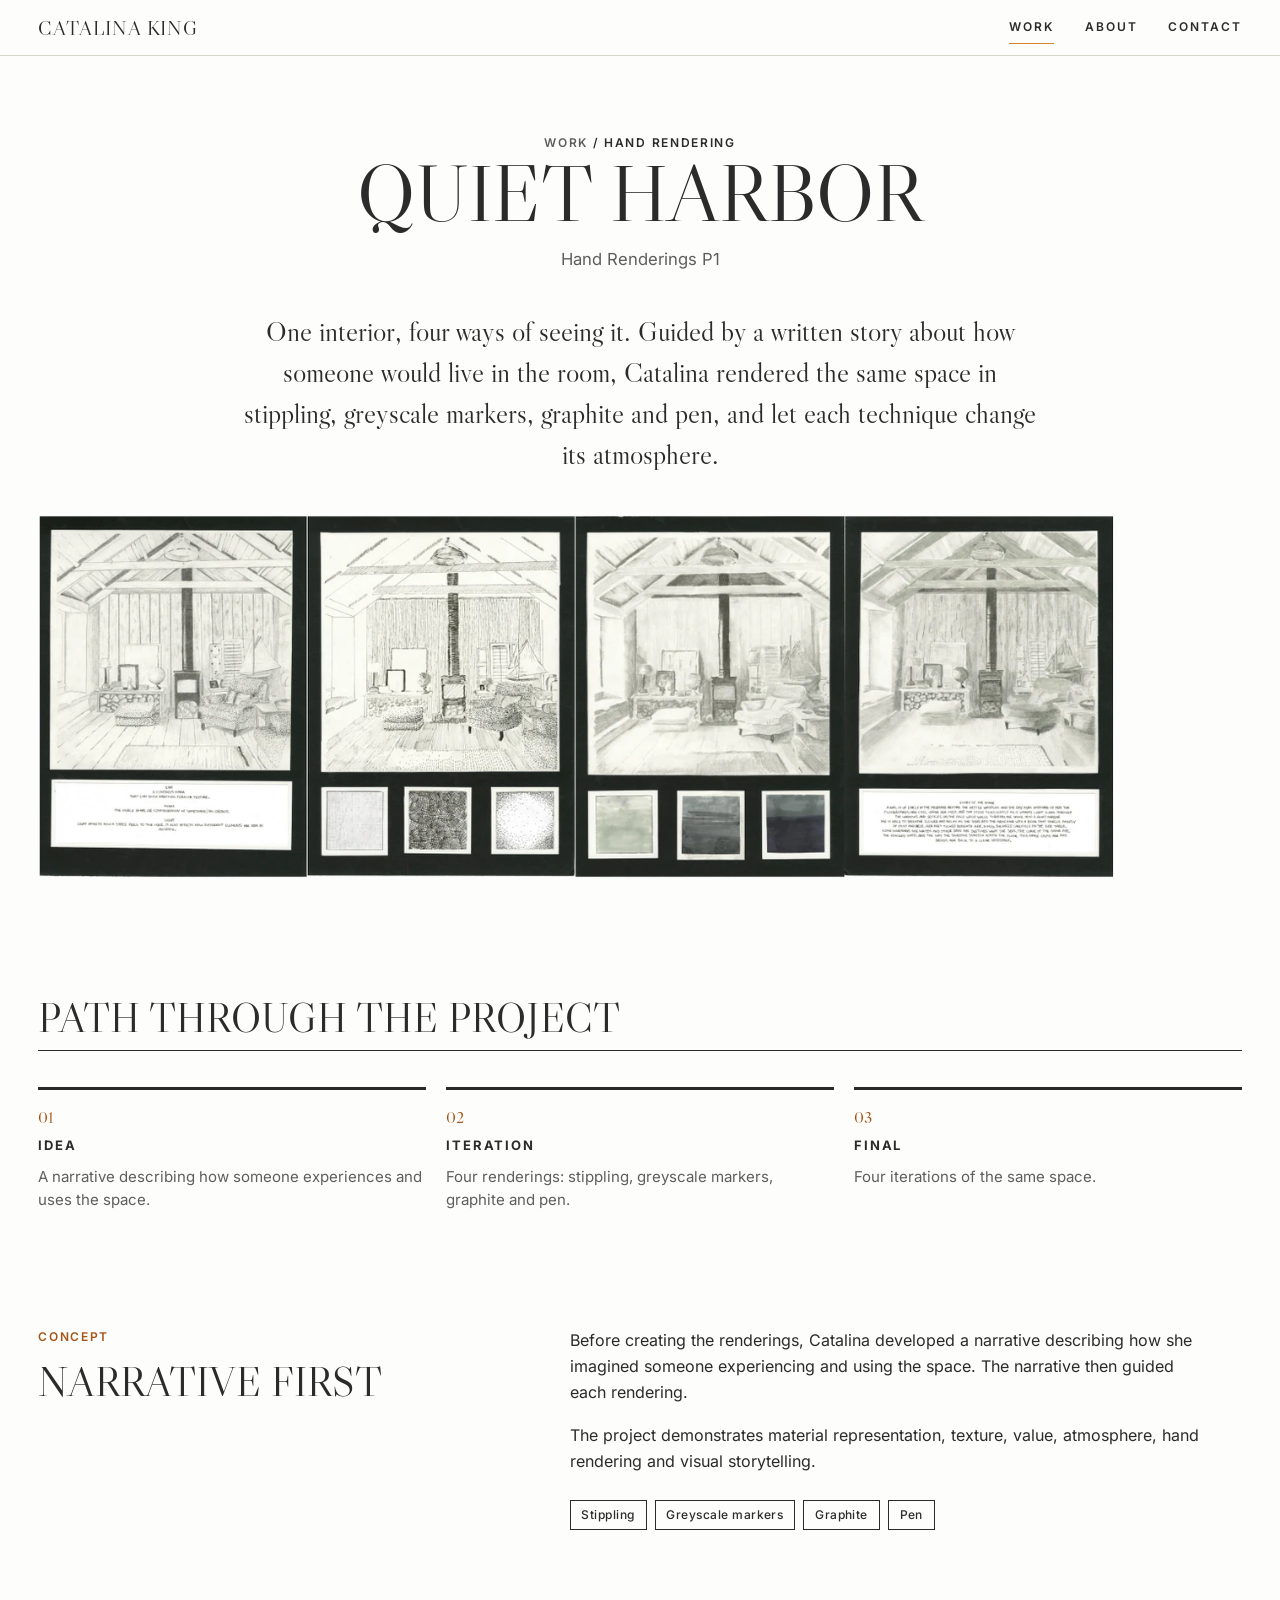
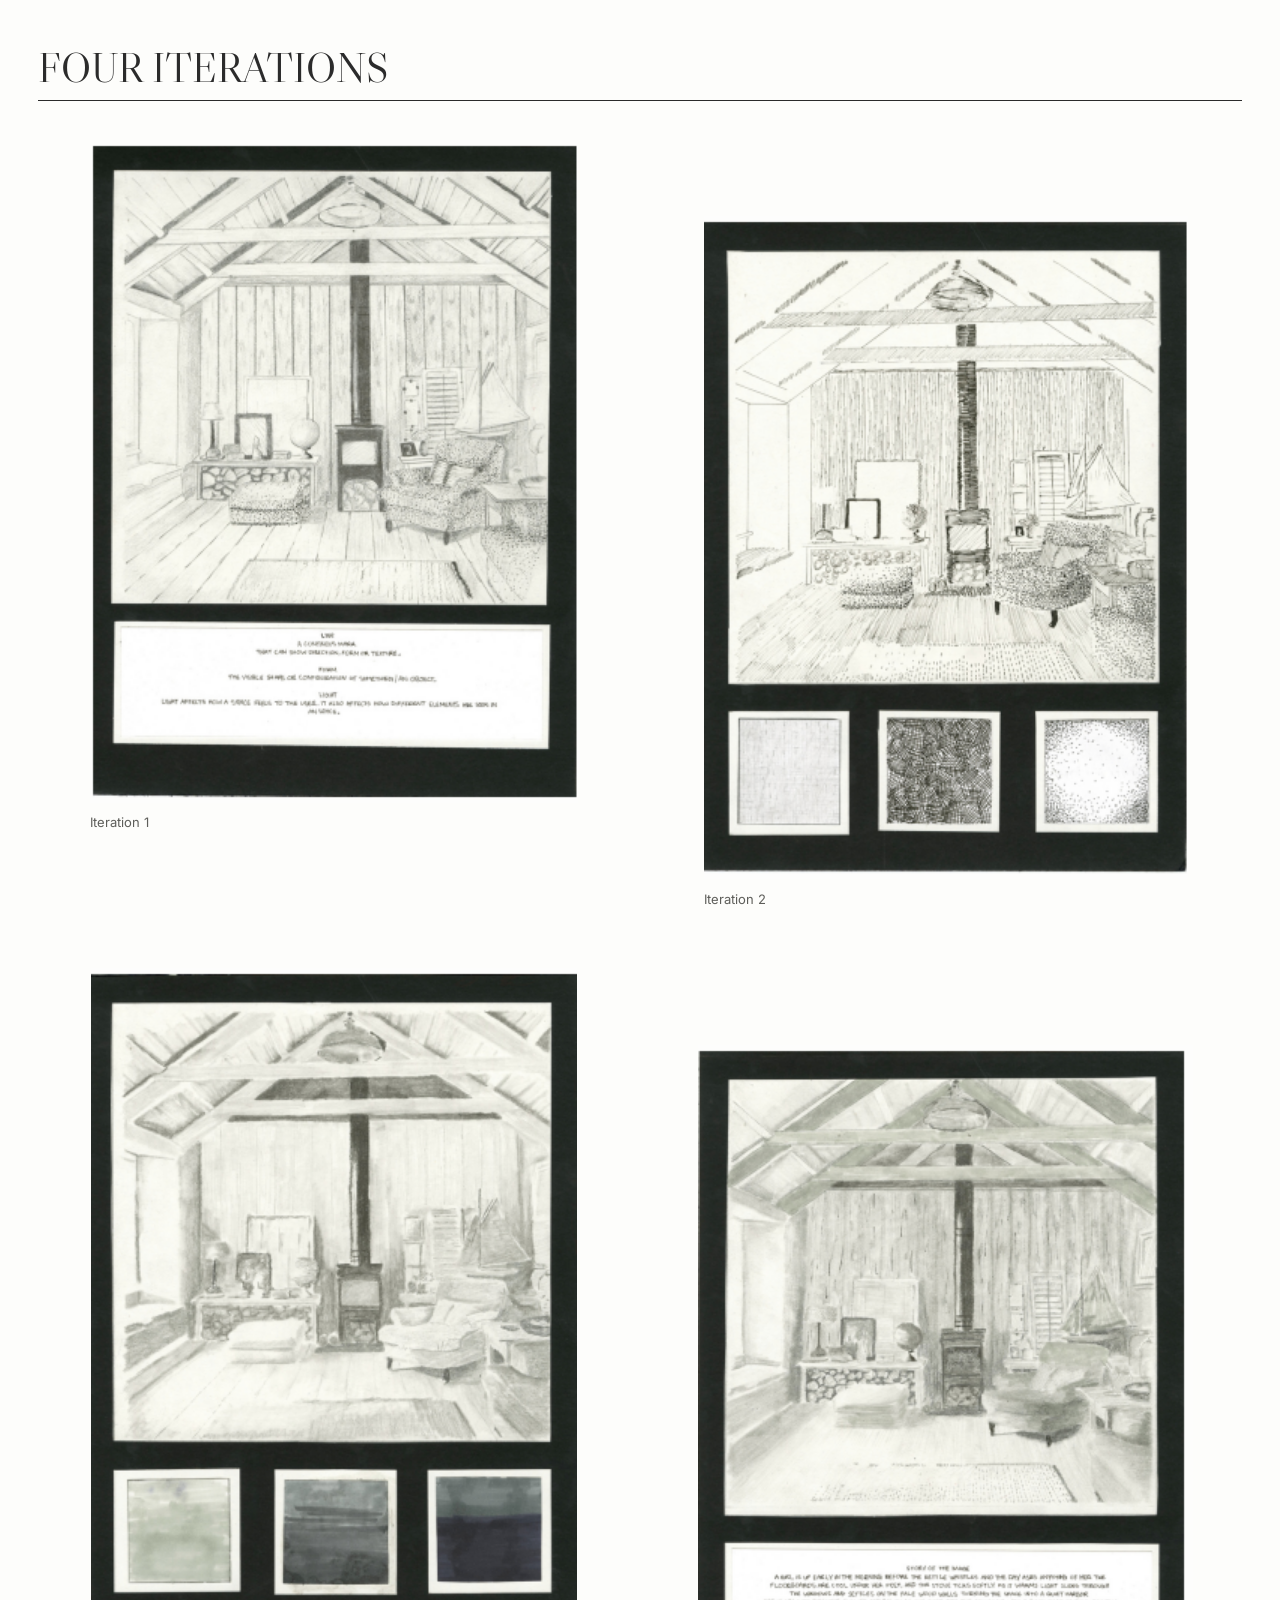
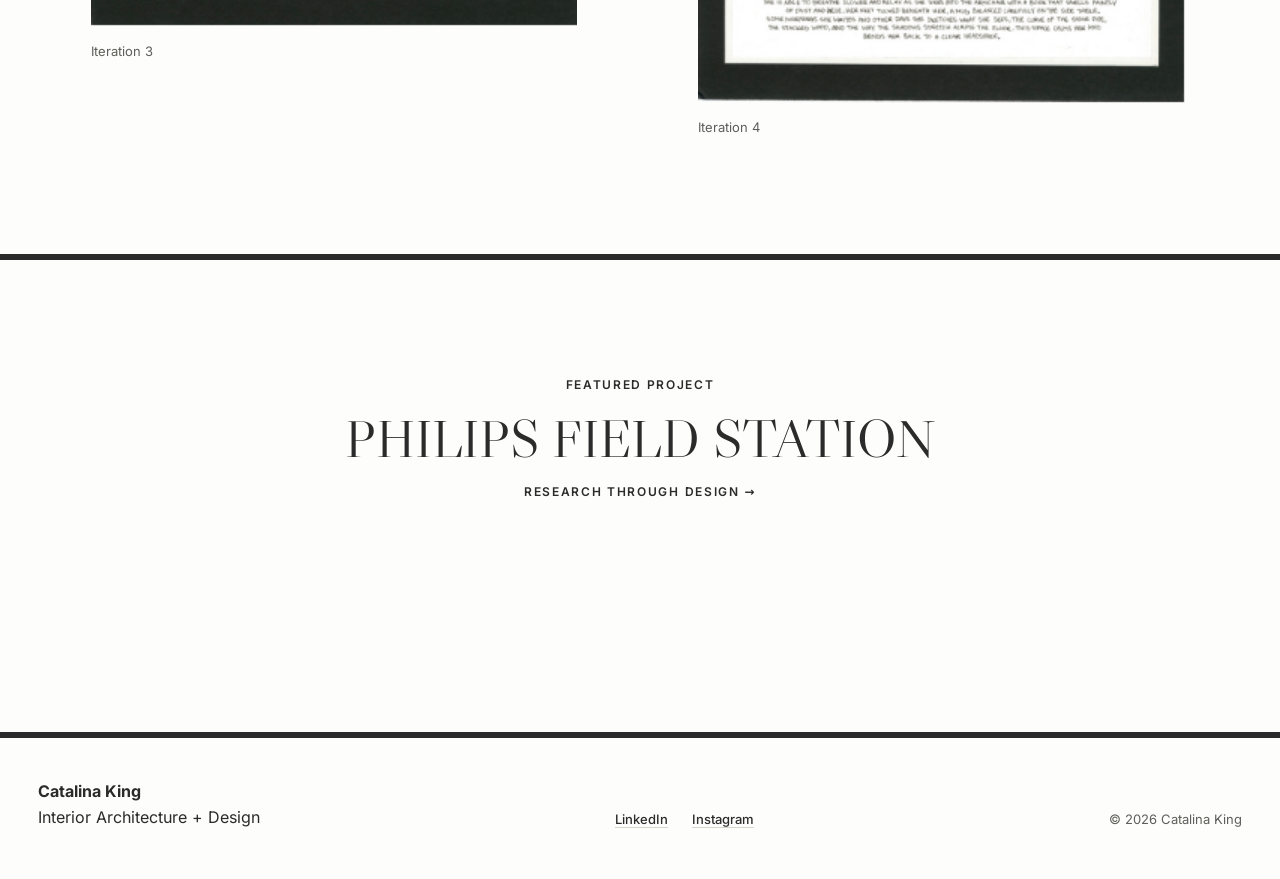
<file: site/projects/quiet-harbor/index.html>
<!doctype html>
<html lang="en">
<head>
<meta charset="utf-8">
<meta name="viewport" content="width=device-width, initial-scale=1">
<title>Quiet Harbor — Catalina King</title>
<meta name="description" content="Four hand-rendered iterations of one interior, each shaped by a written narrative and a different technique.">
<meta name="theme-color" content="#fdfdfb">
<meta property="og:type" content="website"><meta property="og:title" content="Quiet Harbor — Catalina King"><meta property="og:description" content="Four hand-rendered iterations of one interior, each shaped by a written narrative and a different technique."><meta property="og:site_name" content="Catalina King">
<link rel="preload" href="../../static/fonts/libre-caslon-display.woff2" as="font" type="font/woff2" crossorigin>
<link rel="stylesheet" href="../../static/css/styles.css">
<script>document.documentElement.classList.add("js")</script>

</head>
<body>
<a class="skip" href="#main">Skip to content</a>
<div class="progress" aria-hidden="true"><span></span></div>
<header class="site-header">
  <div class="site-header__inner">
    <a class="wordmark" href="../../index.html" aria-label="Catalina King — home">Catalina King</a>
    <nav aria-label="Primary"><a href="../../work/" aria-current="page">Work</a><a href="../../about/">About</a><a href="../../contact/">Contact</a></nav>
  </div>
</header>
<main id="main" data-prev="../../projects/art-and-architecture-north/" data-next="../../projects/casa-de-luz-y-tierra/">
<article>
<header class="wrap project-head">
  <p class="eyebrow"><a href="../../work/">Work</a> / Hand Rendering</p>
  <h1 class="title">Quiet Harbor</h1>
  <p class="subtitle">Hand Renderings P1</p>
  <p class="pitch">One interior, four ways of seeing it. Guided by a written story about how someone would live in the room, Catalina rendered the same space in stippling, greyscale markers, graphite and pen, and let each technique change its atmosphere.</p>
</header>
<div class="wrap"><figure class="fig fig--full" style="--nat:1302px;--r:2.9457"><a class="fig__link" href="../../assets/images/quiet-harbor/hero.png" data-lightbox data-caption="Four hand-rendered iterations of the same interior, each paired with swatches and written notes" aria-label="View larger: Four hand-rendered iterations of the same interior, each paired with swatches and written notes"><img src="../../assets/images/quiet-harbor/hero.png" alt="Four hand-rendered iterations of the same interior, each paired with swatches and written notes" srcset="../../assets/images/quiet-harbor/hero-640.webp 640w, ../../assets/images/quiet-harbor/hero-1280.webp 1280w, ../../assets/images/quiet-harbor/hero.png 1302w" sizes="(min-width: 1700px) 1600px, 100vw" width="1302" height="442" fetchpriority="high" decoding="async"></a></figure></div>

<section class="wrap section" aria-labelledby="h-path">
  <div class="section__head"><h2 id="h-path" class="h2">Path through the project</h2></div>
  <ol class="steps"><li data-reveal><span class="step__n" aria-hidden="true">01</span><h3>Idea</h3><p>A narrative describing how someone experiences and uses the space.</p></li><li data-reveal><span class="step__n" aria-hidden="true">02</span><h3>Iteration</h3><p>Four renderings: stippling, greyscale markers, graphite and pen.</p></li><li data-reveal><span class="step__n" aria-hidden="true">03</span><h3>Final</h3><p>Four iterations of the same space.</p></li></ol>
</section>
<section class="wrap section" id="concept" aria-labelledby="h-concept">
  <div class="concept">
    <div class="concept__title"><p class="eyebrow">Concept</p><h2 id="h-concept" class="h2">Narrative first</h2></div>
    <div class="concept__body prose"><p>Before creating the renderings, Catalina developed a narrative describing how she imagined someone experiencing and using the space. The narrative then guided each rendering.</p><p>The project demonstrates material representation, texture, value, atmosphere, hand rendering and visual storytelling.</p><ul class="chips" aria-label="Includes"><li>Stippling</li><li>Greyscale markers</li><li>Graphite</li><li>Pen</li></ul></div>
  </div>
  
</section><section class="wrap section" id="renderings" aria-labelledby="h-renderings"><div class="section__head"><h2 id="h-renderings" class="h2">Four Iterations</h2></div><div class="grid"><figure class="fig fig--left" data-reveal style="--nat:325px;--r:0.7353"><a class="fig__link" href="../../assets/images/quiet-harbor/panel-1.png" data-lightbox data-caption="Iteration 1" aria-label="View larger: Quiet Harbor, iteration one, with written definitions of line, form and light"><img src="../../assets/images/quiet-harbor/panel-1.png" alt="Quiet Harbor, iteration one, with written definitions of line, form and light" width="325" height="442" loading="lazy" decoding="async"></a><figcaption>Iteration 1</figcaption></figure><figure class="fig fig--right fig--lift" data-reveal style="--nat:323px;--r:0.7308"><a class="fig__link" href="../../assets/images/quiet-harbor/panel-2.png" data-lightbox data-caption="Iteration 2" aria-label="View larger: Quiet Harbor, iteration two, with line, hatch and stipple swatches"><img src="../../assets/images/quiet-harbor/panel-2.png" alt="Quiet Harbor, iteration two, with line, hatch and stipple swatches" width="323" height="442" loading="lazy" decoding="async"></a><figcaption>Iteration 2</figcaption></figure><figure class="fig fig--left" data-reveal style="--nat:324px;--r:0.7330"><a class="fig__link" href="../../assets/images/quiet-harbor/panel-3.png" data-lightbox data-caption="Iteration 3" aria-label="View larger: Quiet Harbor, iteration three, with tonal wash swatches"><img src="../../assets/images/quiet-harbor/panel-3.png" alt="Quiet Harbor, iteration three, with tonal wash swatches" width="324" height="442" loading="lazy" decoding="async"></a><figcaption>Iteration 3</figcaption></figure><figure class="fig fig--right fig--lift" data-reveal style="--nat:330px;--r:0.7466"><a class="fig__link" href="../../assets/images/quiet-harbor/panel-4.png" data-lightbox data-caption="Iteration 4" aria-label="View larger: Quiet Harbor, iteration four, with the written story of the space"><img src="../../assets/images/quiet-harbor/panel-4.png" alt="Quiet Harbor, iteration four, with the written story of the space" width="330" height="442" loading="lazy" decoding="async"></a><figcaption>Iteration 4</figcaption></figure></div></section>
</article>
<section class="next" aria-label="Featured project">
  <div class="wrap">
    <a class="next__link" href="../../projects/philips-field-station/">
      <span class="eyebrow">Featured project</span>
      <span class="title title--md">Philips Field Station</span>
      <span class="next__cat">Research Through Design &rarr;</span>
    </a>
  </div>
</section>
</main>
<footer class="site-footer">
  <div class="wrap site-footer__inner">
    <p><strong>Catalina King</strong><br>Interior Architecture + Design</p>
    <ul class="inline-list"><li><a href="https://www.linkedin.com/in/catalina-king-6a2a16328/" rel="noopener" target="_blank">LinkedIn</a></li><li><a href="https://www.instagram.com/catalina.king05/" rel="noopener" target="_blank">Instagram</a></li></ul>
    <p class="small">&copy; 2026 Catalina King</p>
  </div>
</footer>
<script src="../../static/js/main.js" defer></script>
</body>
</html>
</file>
<file: site/static/css/styles.css>
/* Catalina King — portfolio
   Type: Libre Caslon Display (titles) + Inter (text). Palette follows the portfolio PDF:
   near-white paper, charcoal frames, heavy black rules, one warm marker-orange accent. */

@font-face {
  font-family: "Libre Caslon Display";
  src: url("../fonts/libre-caslon-display.woff2") format("woff2");
  font-weight: 400;
  font-display: swap;
}
@font-face {
  font-family: "Inter";
  src: url("../fonts/inter-var.woff2") format("woff2");
  font-weight: 100 900;
  font-display: swap;
}

:root {
  --bg: #fdfdfb;
  --bg-alt: #f3f1ec;
  --ink: #2b2b2b;
  --ink-soft: #5e5e5a;
  --frame: #2a2a2a;
  --rule: #d8d5cd;
  --accent: #d9822b;
  --accent-text: #a4561a;
  --serif: "Libre Caslon Display", "Iowan Old Style", "Palatino Linotype", Georgia, serif;
  --sans: "Inter", system-ui, -apple-system, "Segoe UI", Roboto, sans-serif;
  --pad: clamp(16px, 3vw, 48px);
  --gap: clamp(12px, 1.6vw, 28px);
  --section: clamp(56px, 9vw, 140px);
  --ease: cubic-bezier(0.22, 0.61, 0.36, 1);
  --header-h: 56px;
}

*, *::before, *::after { box-sizing: border-box; }
html { scroll-behavior: smooth; scroll-padding-top: calc(var(--header-h) + 60px); -webkit-text-size-adjust: 100%; }
body {
  margin: 0;
  background: var(--bg);
  color: var(--ink);
  font: 400 1rem/1.65 var(--sans);
  -webkit-font-smoothing: antialiased;
  text-rendering: optimizeLegibility;
}
img { max-width: 100%; display: block; }
a { color: inherit; text-decoration-color: var(--accent); text-underline-offset: 0.2em; text-decoration-thickness: 1px; }
a:hover { color: var(--accent); }
:focus-visible { outline: 2px solid var(--accent); outline-offset: 3px; }
ul, ol, dl, dd, figure, p, h1, h2, h3 { margin: 0; padding: 0; }
ul, ol { list-style: none; }

.wrap { width: min(100%, 1680px); margin-inline: auto; padding-inline: var(--pad); }
.skip { position: absolute; left: -999px; top: 8px; background: var(--ink); color: #fff; padding: 8px 14px; z-index: 100; }
.skip:focus { left: 8px; }
.small { font-size: 0.8125rem; color: var(--ink-soft); }

/* ---------- type ---------- */
.title {
  font: 400 clamp(2.3rem, 6.2vw, 6.4rem)/1.02 var(--serif);
  text-transform: uppercase;
  text-align: center;
  letter-spacing: -0.005em;
  text-wrap: balance;
}
.title--md { font-size: clamp(1.9rem, 4.2vw, 4rem); }
.h2 {
  font: 400 clamp(1.7rem, 3.2vw, 2.8rem)/1.1 var(--serif);
  text-transform: uppercase;
}
.eyebrow {
  font-size: 0.75rem; font-weight: 600; letter-spacing: 0.14em; text-transform: uppercase;
  text-align: center; color: var(--ink);
}
.eyebrow a { text-decoration: none; color: var(--ink-soft); }
.eyebrow a:hover { color: var(--accent); }
.subtitle { text-align: center; font-size: clamp(0.95rem, 1.3vw, 1.125rem); color: var(--ink-soft); margin-top: 0.75rem; }
.lead { max-width: 52ch; margin-inline: auto; text-align: center; font-size: clamp(1rem, 1.35vw, 1.2rem); line-height: 1.6; text-wrap: pretty; }
.prose p { max-width: 68ch; text-wrap: pretty; }
.prose p + p { margin-top: 1em; }
.prose-note { margin-top: 1.5rem; color: var(--ink-soft); max-width: 68ch; font-size: 0.9375rem; }

.button {
  display: inline-block; padding: 0.85em 1.7em; background: var(--ink); color: var(--bg);
  font-size: 0.75rem; font-weight: 600; letter-spacing: 0.16em; text-transform: uppercase; text-decoration: none;
  border: 1px solid var(--ink); transition: background 0.3s var(--ease), color 0.3s var(--ease), border-color 0.3s var(--ease);
}
.button:hover { background: var(--accent); border-color: var(--accent); color: #fff; }
.button--ghost { background: transparent; color: var(--ink); }
.actions { display: flex; flex-wrap: wrap; gap: 12px; margin-top: 2rem; align-items: center; }

.todo { color: var(--ink-soft); border: 1px dashed var(--rule); padding: 0.1em 0.6em; font-size: 0.875rem; font-style: italic; }
.todo--block { display: block; padding: 1.2em; max-width: 68ch; }

/* ---------- header / footer ---------- */
.site-header {
  position: sticky; top: 0; z-index: 50; height: var(--header-h);
  background: rgba(253, 253, 251, 0.9); backdrop-filter: blur(10px); -webkit-backdrop-filter: blur(10px);
  border-bottom: 1px solid var(--rule);
}
.site-header__inner {
  width: min(100%, 1680px); margin-inline: auto; padding-inline: var(--pad); height: 100%;
  display: flex; align-items: center; justify-content: space-between; gap: 1rem;
}
.wordmark { font: 400 1.25rem/1 var(--serif); text-transform: uppercase; letter-spacing: 0.04em; text-decoration: none; white-space: nowrap; }
.site-header nav { display: flex; gap: clamp(14px, 2.4vw, 36px); }
.site-header nav a {
  font-size: 0.75rem; font-weight: 600; letter-spacing: 0.16em; text-transform: uppercase; text-decoration: none;
  padding: 6px 0; border-bottom: 1px solid transparent; transition: border-color 0.3s var(--ease), color 0.3s var(--ease);
}
.site-header nav a:hover, .site-header nav a[aria-current="page"] { border-color: var(--accent); }

.progress { position: fixed; inset: 0 0 auto 0; height: 3px; z-index: 60; pointer-events: none; }
.progress span { display: block; height: 100%; background: var(--accent); transform: scaleX(var(--p, 0)); transform-origin: left; }

.site-footer { border-top: 6px solid var(--frame); margin-top: var(--section); padding-block: 2.5rem 3rem; }
.site-footer__inner { display: flex; flex-wrap: wrap; justify-content: space-between; align-items: flex-end; gap: 1.5rem; }
.inline-list { display: flex; flex-wrap: wrap; gap: 0.5rem 1.5rem; font-size: 0.8125rem; font-weight: 500; }
.inline-list a { text-decoration-color: var(--rule); }

/* ---------- page heads ---------- */
.intro, .page-head { padding-block: clamp(48px, 8vw, 120px) clamp(32px, 5vw, 72px); display: grid; gap: clamp(14px, 2vw, 28px); justify-items: center; }
.page-head { padding-bottom: clamp(32px, 4vw, 56px); }
.intro .button { margin-top: 0.5rem; }

.project-head { padding-block: clamp(40px, 6vw, 96px) clamp(24px, 3vw, 48px); }
.project-head__row {
  display: grid; grid-template-columns: minmax(0, 4fr) minmax(0, 8fr); gap: clamp(20px, 3vw, 48px);
  margin-top: clamp(28px, 4vw, 56px); align-items: start;
}

.pitch { max-width: 46ch; margin: clamp(24px, 3vw, 44px) auto 0; text-align: center; font: 400 clamp(1.25rem, 2.2vw, 1.9rem)/1.45 var(--serif); text-wrap: pretty; }
.facts dt { font-size: 0.6875rem; letter-spacing: 0.14em; text-transform: uppercase; color: var(--ink-soft); font-weight: 600; margin-top: 0.7rem; }
.facts dd { font-size: 0.9375rem; line-height: 1.45; }
.facts--meta { text-align: right; border-right: 3px solid var(--frame); padding-right: clamp(14px, 2vw, 28px); }
.facts--meta div:first-child dt { margin-top: 0; }

/* ---------- figures & grid ---------- */
.grid { display: grid; grid-template-columns: repeat(12, minmax(0, 1fr)); column-gap: var(--gap); row-gap: clamp(28px, 4.5vw, 72px); align-items: start; margin-top: clamp(20px, 3vw, 40px); }
.fig { grid-column: 1 / -1; width: 100%; max-width: calc(var(--nat, 100000px) * 1.5); justify-self: center; }
.fig--wide { grid-column: 2 / 12; }
.fig--left { grid-column: 1 / 7; }
.fig--right { grid-column: 7 / 13; }
.fig--offset-l { grid-column: 1 / 10; }
.fig--offset-r { grid-column: 4 / 13; }
.fig--narrow, .fig--tall { grid-column: 4 / 10; }
.fig--third { grid-column: span 4; }
.wrap > .fig { max-width: min(calc(var(--nat, 100000px) * 1.5), 1080px, calc(75vh * var(--r, 1.5))); }
.fig--lift { margin-top: clamp(24px, 6vw, 110px); }

.fig__link { display: block; overflow: hidden; cursor: zoom-in; background: var(--bg-alt); }
.fig--framed .fig__link { background: var(--frame); padding: clamp(6px, 0.9vw, 14px); }
.fig img { width: 100%; height: auto; transition: transform 0.9s var(--ease); }
.fig__link:hover img { transform: scale(1.015); }
.fig figcaption { font-size: 0.8125rem; color: var(--ink-soft); margin-top: 0.6rem; }

.ph {
  display: grid; place-items: center; width: 100%; background: var(--bg-alt);
  border: 1px dashed #bdb8ac; color: var(--ink-soft); text-align: center; padding: 1rem;
}
.ph__text { font-size: 0.8125rem; letter-spacing: 0.1em; text-transform: uppercase; }
.ph small { display: block; text-transform: none; letter-spacing: 0; margin-top: 0.4rem; opacity: 0.75; word-break: break-all; }

/* ---------- in-page navigation ---------- */
.subnav { position: sticky; top: var(--header-h); z-index: 40; margin-top: clamp(24px, 3vw, 40px); background: rgba(253, 253, 251, 0.92); backdrop-filter: blur(10px); -webkit-backdrop-filter: blur(10px); border-block: 1px solid var(--rule); }
.subnav__inner { width: min(100%, 1680px); margin-inline: auto; padding: 0 var(--pad); display: flex; gap: clamp(14px, 2.4vw, 32px); overflow-x: auto; scrollbar-width: none; }
.subnav__inner::-webkit-scrollbar { display: none; }
.subnav a { flex: none; padding: 0.8rem 0; font-size: 0.6875rem; font-weight: 600; letter-spacing: 0.14em; text-transform: uppercase; text-decoration: none; border-bottom: 2px solid transparent; transition: border-color 0.3s var(--ease); }
.subnav a:hover, .subnav a.is-current { border-bottom-color: var(--accent); }

/* ---------- sections ---------- */
.section { padding-top: var(--section); }
.section__head { display: flex; justify-content: space-between; align-items: baseline; gap: 1rem; border-bottom: 1px solid var(--ink); padding-bottom: 0.6rem; }
.section-note { margin-top: 1rem; max-width: 60ch; color: var(--ink-soft); }
.more { font-size: 0.75rem; font-weight: 600; letter-spacing: 0.14em; text-transform: uppercase; text-decoration: none; }
.more:hover { text-decoration: underline; }
.stage-title { font: 400 1.25rem/1 var(--serif); text-transform: uppercase; margin-top: clamp(24px, 3vw, 44px); letter-spacing: 0.05em; }
.stage-title::before { content: ""; display: inline-block; width: 28px; height: 2px; background: var(--accent); vertical-align: middle; margin-right: 12px; }

.concept { display: grid; grid-template-columns: minmax(0, 5fr) minmax(0, 7fr); gap: clamp(20px, 4vw, 64px); align-items: start; }
.concept__title .eyebrow { text-align: left; margin-bottom: 0.8rem; color: var(--accent-text); }
.quote { margin: 1.8rem 0 0; padding-left: 1.2rem; border-left: 3px solid var(--accent); max-width: 68ch; }
.quote p { font: 400 clamp(1.1rem, 1.5vw, 1.35rem)/1.5 var(--serif); }
.quote footer { margin-top: 0.7rem; font-size: 0.75rem; font-weight: 600; letter-spacing: 0.12em; text-transform: uppercase; color: var(--ink-soft); }
.chips { display: flex; flex-wrap: wrap; gap: 8px; margin-top: 1.6rem; }
.chips li { font-size: 0.75rem; font-weight: 500; letter-spacing: 0.04em; border: 1px solid var(--ink); padding: 0.35em 0.9em; }

.steps { display: grid; grid-template-columns: repeat(auto-fit, minmax(210px, 1fr)); gap: clamp(20px, 2.4vw, 40px) var(--gap); margin-top: clamp(20px, 3vw, 36px); }
.steps li { border-top: 3px solid var(--frame); padding-top: 0.9rem; }
.step__n { font: 400 1rem var(--serif); color: var(--accent-text); }
.steps h3 { font-size: 0.8125rem; font-weight: 700; letter-spacing: 0.14em; text-transform: uppercase; margin: 0.3rem 0 0.5rem; }
.steps p { font-size: 0.9375rem; color: var(--ink-soft); line-height: 1.55; }

/* ---------- home ---------- */
.practice { display: grid; grid-template-columns: minmax(0, 5fr) minmax(0, 7fr); gap: clamp(28px, 6vw, 96px); align-items: start; }
.practice__eyebrow { text-align: left; color: var(--accent-text); margin-bottom: 1rem; }
.practice__heading { text-align: left; text-transform: none; font-size: clamp(2rem, 4.3vw, 4.5rem); line-height: 1.02; letter-spacing: -0.02em; }
.practice__lead { margin-top: 1.25rem; max-width: 42ch; color: var(--ink-soft); font: 400 clamp(1.05rem, 1.45vw, 1.25rem)/1.55 var(--serif); text-wrap: pretty; }
.practice__list { border-top: 1px solid var(--ink); }
.practice__list li { border-bottom: 1px solid var(--rule); }
.practice__link {
  display: grid; grid-template-columns: 2rem minmax(0, 1fr) minmax(8rem, auto) 1rem;
  gap: clamp(8px, 1.4vw, 20px); align-items: center; padding: 1.05rem 0.2rem;
  text-decoration: none;
}
.practice__number { align-self: start; padding-top: 0.12rem; color: var(--accent-text); font: 400 1.1rem/1.2 var(--serif); font-variant-numeric: tabular-nums; }
.practice__copy { display: grid; gap: 0.15rem; }
.practice__discipline { font: 400 clamp(1.2rem, 1.65vw, 1.5rem)/1.2 var(--serif); transition: color 0.25s var(--ease); }
.practice__text { color: var(--ink-soft); font-size: 0.875rem; line-height: 1.5; }
.practice__project { text-align: right; color: var(--ink-soft); font-size: 0.625rem; font-weight: 600; letter-spacing: 0.12em; line-height: 1.5; text-transform: uppercase; }
.practice__arrow { color: var(--accent-text); transition: transform 0.25s var(--ease); }
.practice__link:hover .practice__discipline { color: var(--accent-text); }
.practice__link:hover .practice__arrow { transform: translateX(4px); }

.band { border-top: 6px solid var(--frame); margin-top: var(--section); }
.band__inner { padding-block: clamp(40px, 6vw, 88px); display: grid; gap: clamp(18px, 2.4vw, 32px); justify-items: center; }
.band .inline-list { justify-content: center; font-size: 0.875rem; }

.flow { display: flex; flex-wrap: wrap; justify-content: center; gap: 0.2em 0.6em; font: 400 clamp(1.3rem, 3.4vw, 3rem)/1.2 var(--serif); text-transform: uppercase; }
.flow li:not(:last-child)::after { content: "→"; margin-left: 0.6em; color: var(--accent); font-family: var(--sans); font-size: 0.7em; }
.js .flow li { opacity: 0.22; transition: opacity 0.7s var(--ease); }
.js .flow li.on { opacity: 1; }

.cta { display: grid; justify-items: center; gap: 1.5rem; }

/* ---------- work grid ---------- */
.work-grid { display: grid; grid-template-columns: repeat(12, minmax(0, 1fr)); column-gap: var(--gap); row-gap: clamp(36px, 5vw, 80px); align-items: start; margin-top: clamp(20px, 3vw, 40px); }
.work-grid .card:nth-child(4n + 1) { grid-column: 1 / 8; }
.work-grid .card:nth-child(4n + 2) { grid-column: 9 / 13; margin-top: clamp(0px, 8vw, 140px); }
.work-grid .card:nth-child(4n + 3) { grid-column: 1 / 6; }
.work-grid .card:nth-child(4n + 4) { grid-column: 7 / 13; margin-top: clamp(0px, 5vw, 90px); }

.card { display: block; text-decoration: none; color: inherit; }
.card:hover { color: inherit; }
.card__frame { position: relative; overflow: hidden; background: var(--bg-alt); }
.card__media { overflow: hidden; }
.card__media--framed { background: var(--frame); padding: clamp(5px, 0.7vw, 10px); }
.card__media img { width: 100%; height: 100%; object-fit: cover; transition: transform 1s var(--ease); }
.card:hover .card__media img { transform: scale(1.025); }
.card__hover {
  position: absolute; inset: auto 0 0 0; padding: 0.9rem 1rem; color: #fff; font-size: 0.8125rem; letter-spacing: 0.04em;
  background: linear-gradient(to top, rgba(20, 20, 20, 0.78), rgba(20, 20, 20, 0));
  opacity: 0; transform: translateY(8px); transition: opacity 0.5s var(--ease), transform 0.5s var(--ease);
}
.card:hover .card__hover, .card:focus-visible .card__hover { opacity: 1; transform: none; }
.card__meta { display: grid; gap: 0.15rem; margin-top: 0.9rem; }
.card__title { font: 400 clamp(1.4rem, 2.2vw, 2rem)/1.1 var(--serif); text-transform: uppercase; letter-spacing: 0.01em; background: linear-gradient(var(--accent), var(--accent)) 0 100% / 0 2px no-repeat; width: fit-content; transition: background-size 0.5s var(--ease); }
.card:hover .card__title { background-size: 100% 2px; }
.card__cat { font-size: 0.75rem; font-weight: 600; letter-spacing: 0.12em; text-transform: uppercase; }
.card__small { font-size: 0.8125rem; color: var(--ink-soft); }

/* ---------- about / contact ---------- */
.about { display: grid; grid-template-columns: minmax(0, 4fr) minmax(0, 8fr); gap: clamp(20px, 3vw, 56px); align-items: start; }
.contact__list { width: min(100%, 900px); margin-top: clamp(24px, 4vw, 56px); border-top: 6px solid var(--frame); }
.contact__list div { display: grid; grid-template-columns: minmax(110px, 1fr) 4fr; align-items: baseline; gap: 1rem; padding-block: 1.3rem; border-bottom: 1px solid var(--rule); }
.contact__list dt { font-size: 0.75rem; font-weight: 600; letter-spacing: 0.14em; text-transform: uppercase; margin: 0; color: var(--ink); }
.contact__list dd { font: 400 clamp(1.2rem, 2.6vw, 2rem)/1.2 var(--serif); overflow-wrap: anywhere; }
.contact__list a { text-decoration-color: var(--rule); }
.contact__list a:hover { text-decoration-color: var(--accent); }

/* ---------- next project ---------- */
.next { border-top: 6px solid var(--frame); margin-top: var(--section); }
.next__link { display: grid; justify-items: center; gap: 1rem; padding-block: clamp(56px, 9vw, 130px); text-decoration: none; text-align: center; }
.next__link .title { transition: color 0.4s var(--ease); }
.next__link:hover .title { color: var(--accent); }
.next__cat { font-size: 0.75rem; font-weight: 600; letter-spacing: 0.14em; text-transform: uppercase; }

/* ---------- lightbox ---------- */
.lightbox { border: 0; padding: 0; width: 100vw; height: 100dvh; max-width: none; max-height: none; background: rgba(18, 18, 18, 0.96); color: #fff; }
.lightbox::backdrop { background: rgba(18, 18, 18, 0.96); }
.lightbox[open] { display: grid; grid-template-rows: 1fr auto; animation: fade 0.35s var(--ease); }
.lightbox__stage { overflow: auto; display: grid; place-items: center; padding: clamp(12px, 3vw, 40px); min-height: 0; }
.lightbox__img { max-width: 100%; max-height: calc(100dvh - 130px); width: auto; height: auto; cursor: zoom-in; object-fit: contain; background: var(--bg); }
.lightbox__stage.is-zoomed { place-items: start; }
.lightbox__stage.is-zoomed .lightbox__img { max-width: none; max-height: none; cursor: zoom-out; }
.lightbox__bar { display: flex; align-items: center; justify-content: space-between; gap: 1rem; padding: 0.9rem clamp(12px, 3vw, 40px) 1.2rem; font-size: 0.875rem; }
.lightbox__cap { color: #d9d7d0; }
.lightbox__count { color: #999; font-variant-numeric: tabular-nums; white-space: nowrap; }
.lightbox button { position: absolute; background: none; border: 1px solid rgba(255, 255, 255, 0.35); color: #fff; width: 44px; height: 44px; border-radius: 50%; cursor: pointer; font: 400 1.25rem/1 var(--sans); transition: background 0.25s, border-color 0.25s; }
.lightbox button:hover { background: var(--accent); border-color: var(--accent); }
.lightbox__close { top: 14px; right: 14px; }
.lightbox__prev { left: 14px; top: 50%; }
.lightbox__next { right: 14px; top: 50%; }

/* ---------- motion ---------- */
@keyframes fade { from { opacity: 0; } to { opacity: 1; } }
@keyframes rise { from { opacity: 0; transform: translateY(10px); } to { opacity: 1; transform: none; } }
@media (prefers-reduced-motion: no-preference) {
  @view-transition { navigation: auto; }
  main { animation: rise 0.7s var(--ease) both; }
  .js [data-reveal] { opacity: 0; transform: translateY(18px); transition: opacity 0.9s var(--ease), transform 0.9s var(--ease); }
  .js [data-reveal].is-visible { opacity: 1; transform: none; }
}
@media (prefers-reduced-motion: reduce) {
  html { scroll-behavior: auto; }
  * { transition-duration: 0.01ms !important; animation-duration: 0.01ms !important; }
}

/* ---------- responsive ---------- */
@media (max-width: 1000px) {
  .fig--wide { grid-column: 1 / -1; }
  .fig--offset-l { grid-column: 1 / 11; }
  .fig--offset-r { grid-column: 3 / 13; }
  .fig--narrow, .fig--tall { grid-column: 3 / 11; }
  .concept, .about, .practice { grid-template-columns: 1fr; }
}
@media (max-width: 760px) {
  :root { --header-h: 52px; }
  .wordmark { font-size: 1.05rem; }
  .site-header nav a { font-size: 0.6875rem; letter-spacing: 0.12em; }
  .project-head__row { grid-template-columns: 1fr; }
  .facts--meta { text-align: left; border-right: 0; padding-right: 0; border-bottom: 3px solid var(--frame); padding-bottom: 1rem; }
  .fig--left, .fig--right, .fig--offset-l, .fig--offset-r { grid-column: 1 / -1; }
  .fig--narrow, .fig--tall { grid-column: 2 / 12; }
  .fig--third { grid-column: 1 / -1; }
  .fig--lift { margin-top: 0; }
  .practice__link { grid-template-columns: 1.7rem minmax(0, 1fr) 1rem; gap: 10px; }
  .practice__project { grid-column: 2 / 3; grid-row: 2; margin-top: -0.35rem; text-align: left; }
  .practice__arrow { grid-column: 3; grid-row: 1 / 3; }
  .work-grid .card:nth-child(n) { grid-column: 1 / -1; margin-top: 0; }
  .contact__list div { grid-template-columns: 1fr; gap: 0.2rem; }
  .lightbox__prev, .lightbox__next { top: auto; bottom: 64px; }
}
@media (max-width: 420px) {
  .site-header__inner { gap: 0.5rem; }
  .wordmark { font-size: 0.95rem; letter-spacing: 0.02em; }
  .site-header nav { gap: 10px; }
}
@media (hover: none) {
  .card__hover { display: none; }
}
</file>
